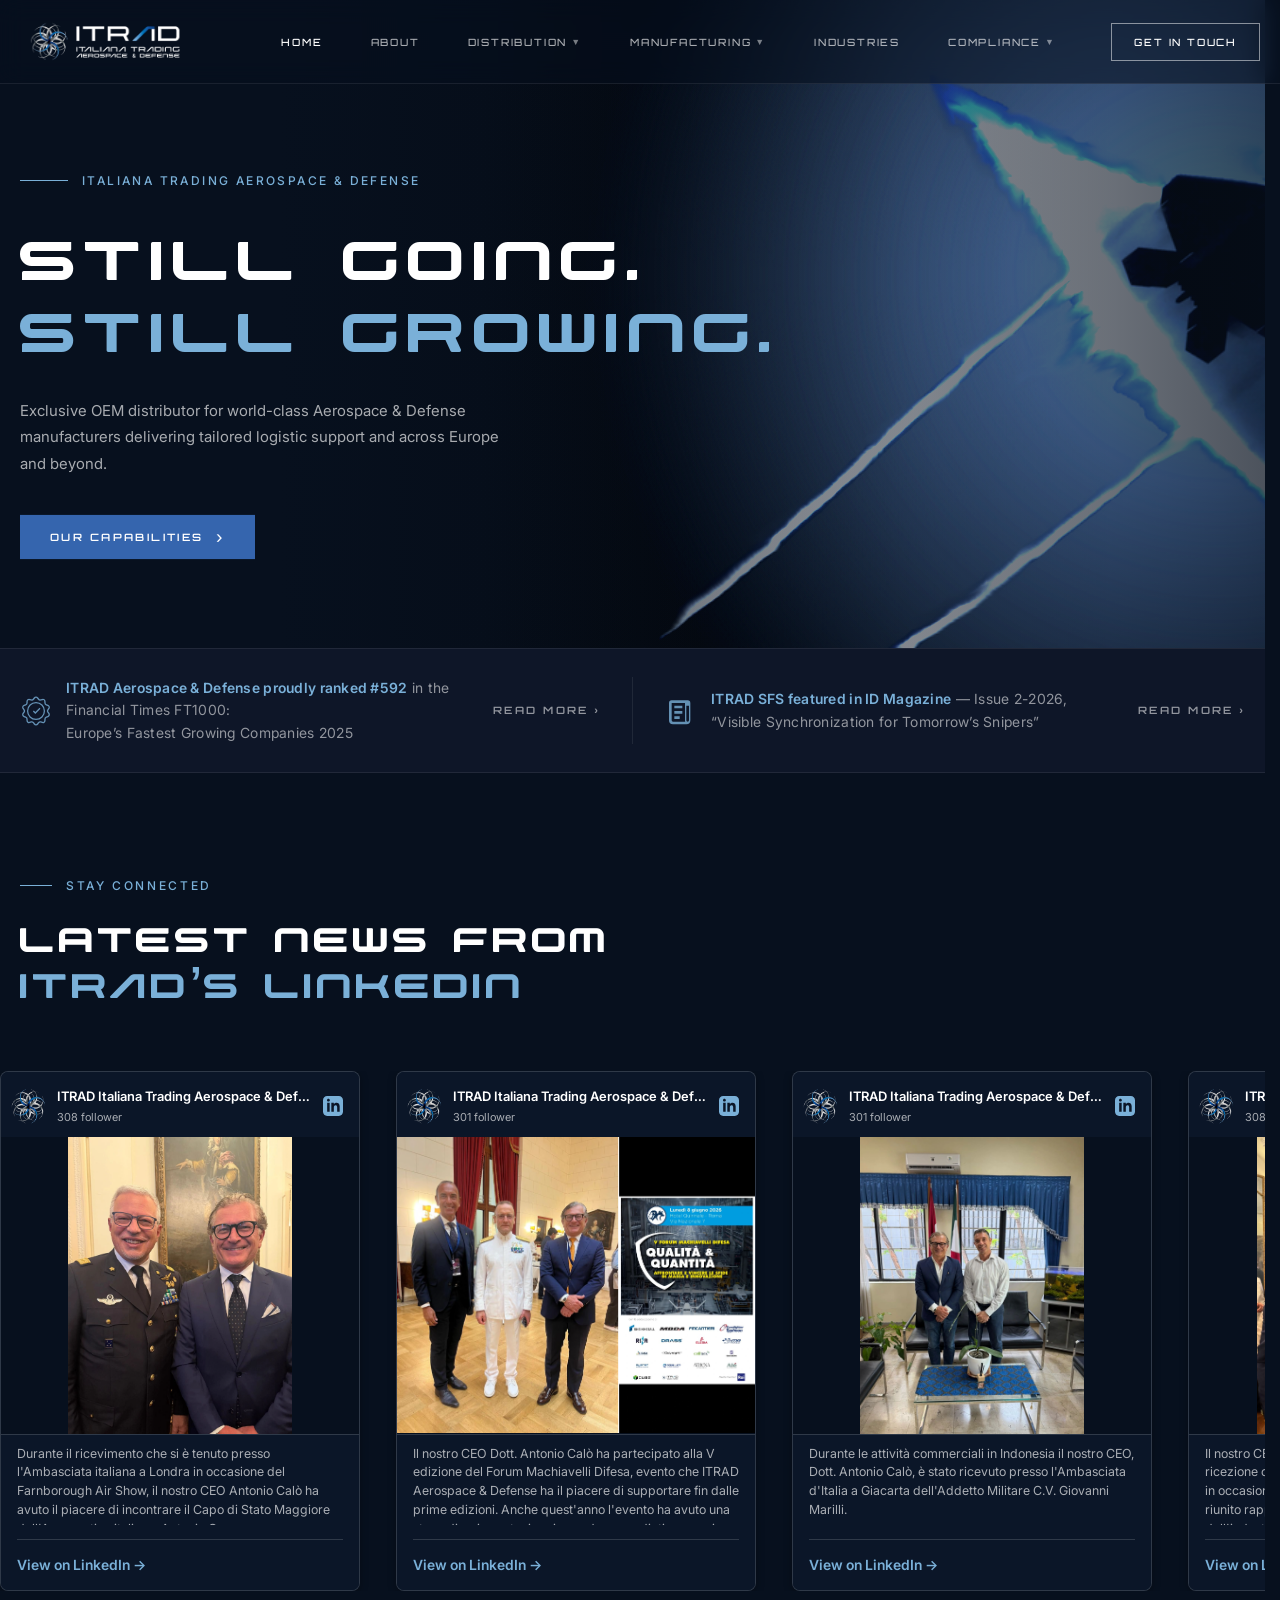
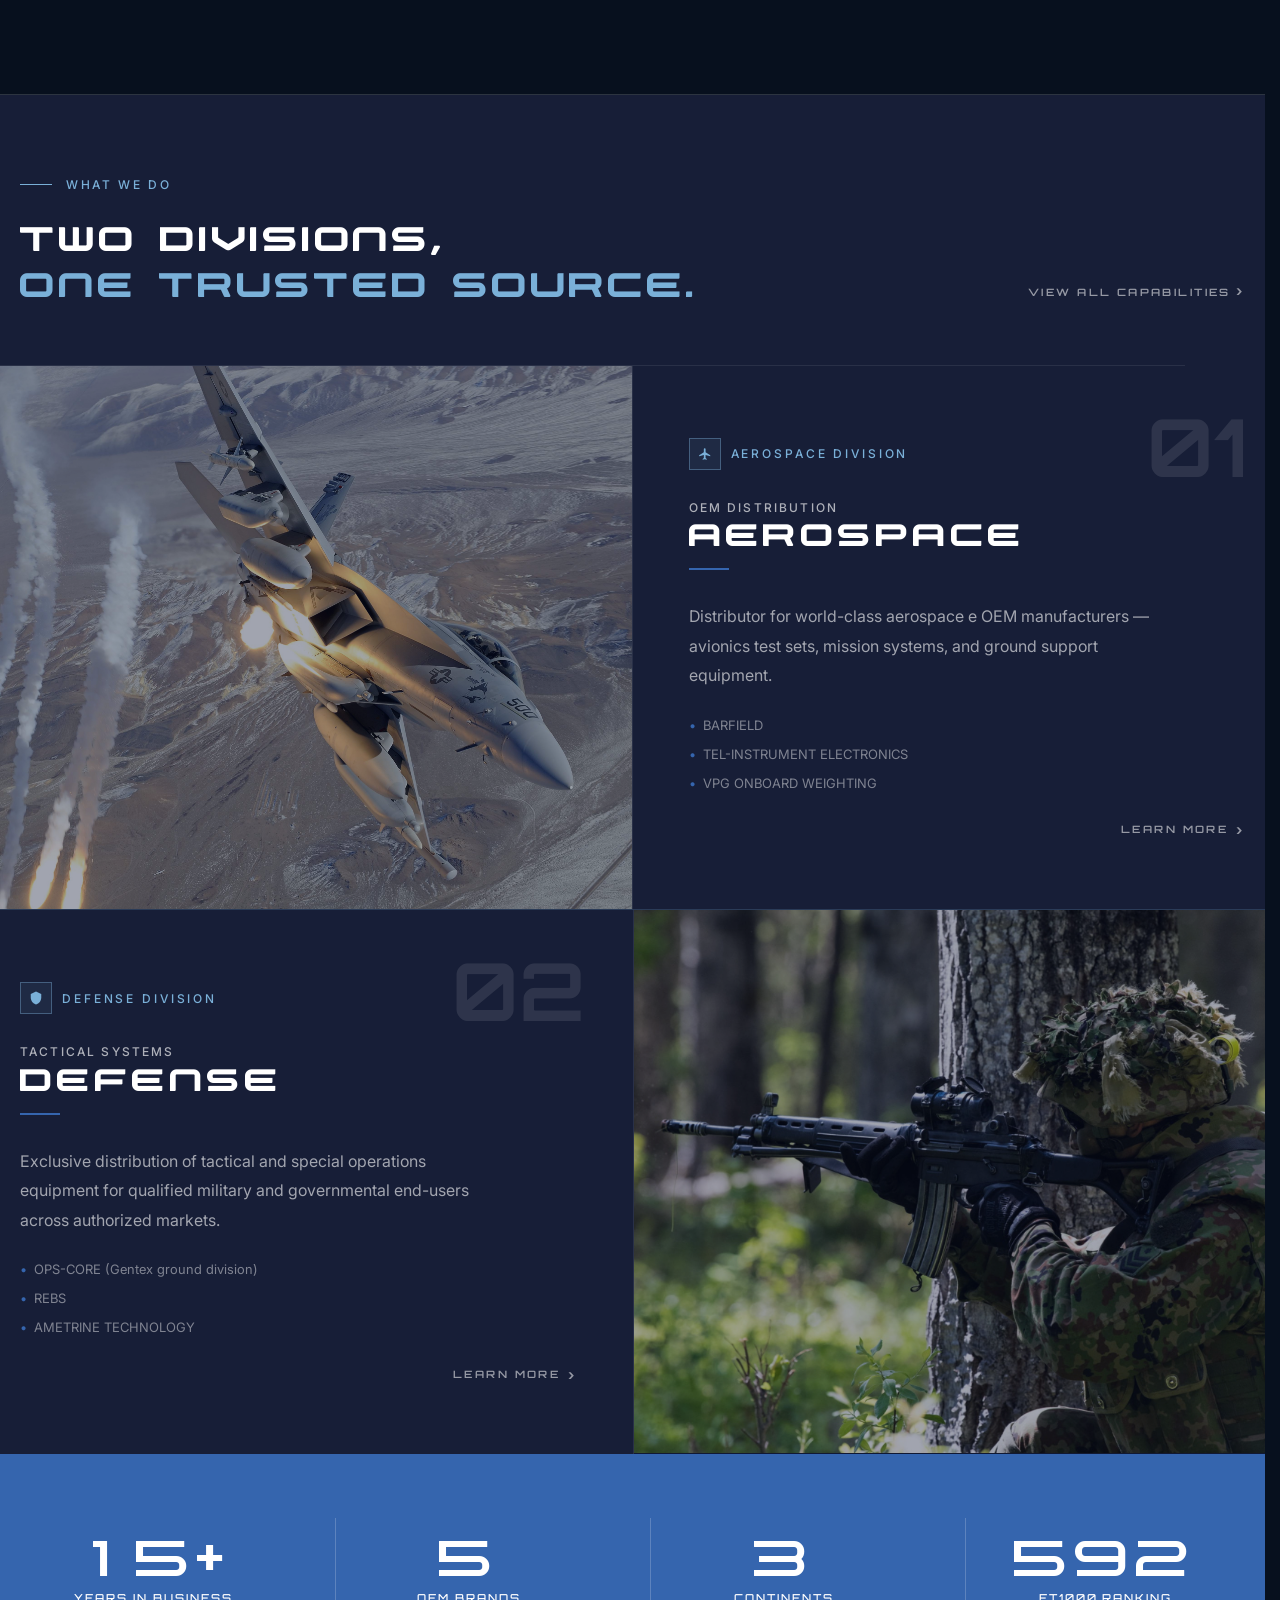
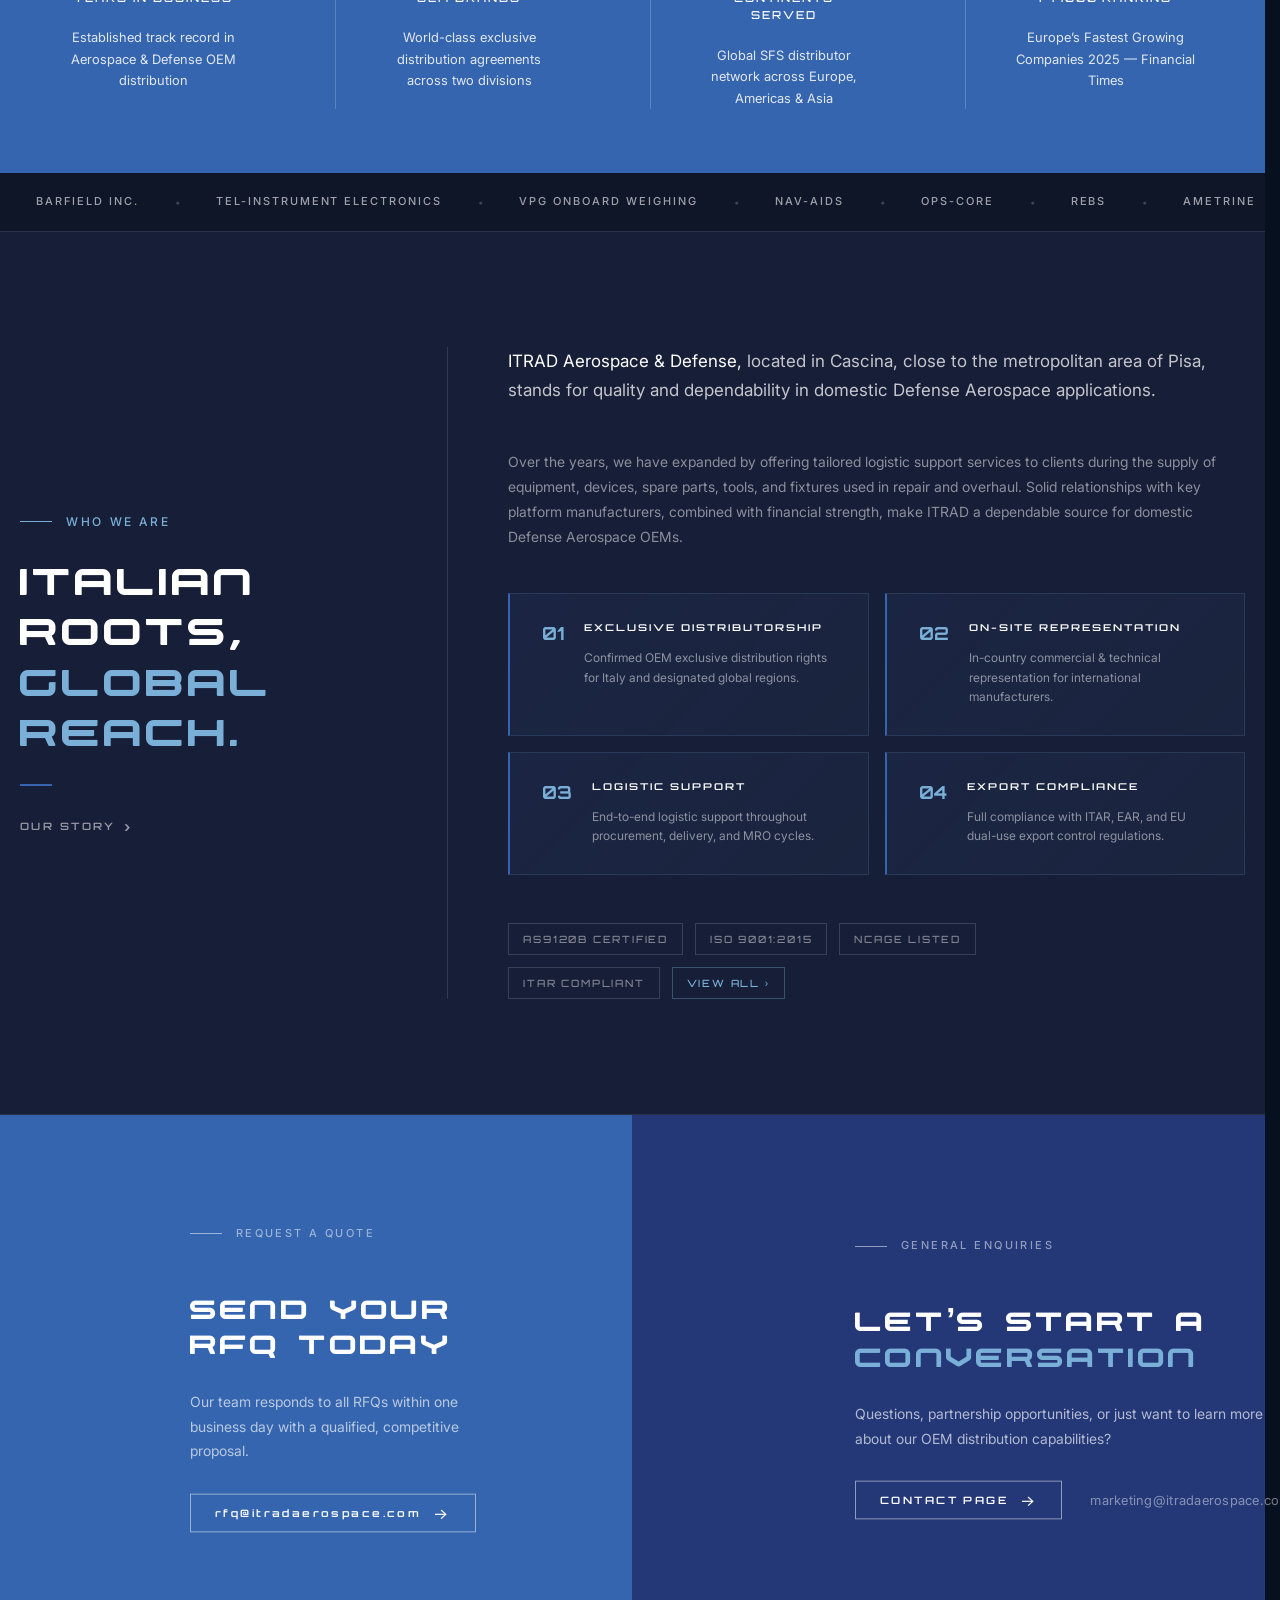
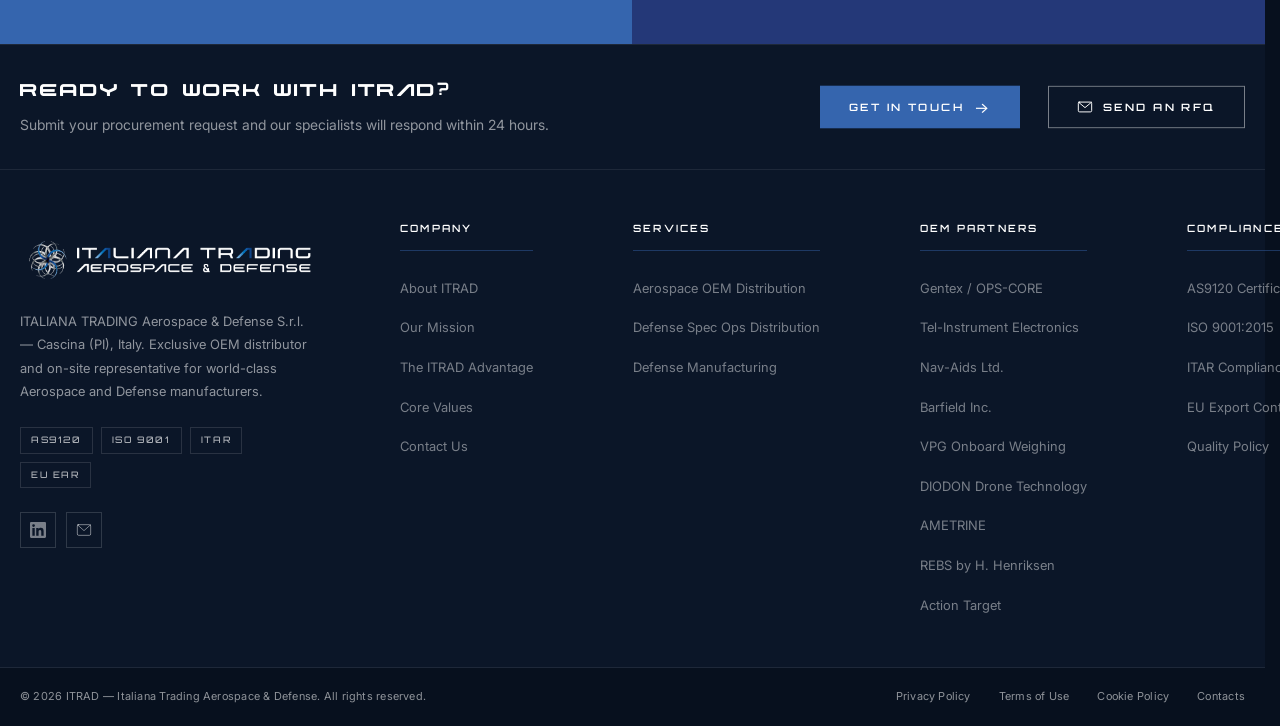
<file: index.html>
<!DOCTYPE html>
<html lang="en">
<head>
	<meta charset="UTF-8">
	<meta name="viewport" content="width=device-width, initial-scale=1.0">
	<title>ITRAD — Italiana Trading Aerospace &amp; Defense</title>
	<link rel="icon" type="image/png" href="references/images/favicon.png">
	<link rel="stylesheet" href="css/style.css?v=145">
	<script type="text/javascript">
		var _Hasync = _Hasync || [];
		_Hasync.push(['Histats.start', '1,1976110,4,22,130,30,00011111']);
		_Hasync.push(['Histats.fasi', '1']);
		_Hasync.push(['Histats.track_hits', '']);
		(function() {
			var hs = document.createElement('script'); hs.type = 'text/javascript'; hs.async = true;
			hs.src = ('//s10.histats.com/js15_as.js');
			(document.getElementsByTagName('head')[0] || document.getElementsByTagName('body')[0]).appendChild(hs);
		})();
	</script>
</head>
<body>

	<a class="skip-link" href="#main-content">Skip to main content</a>

	<!-- ============================================================
			 NAVBAR
			 ============================================================ -->
	<header class="navbar">
		<div class="navbar__container">

			<a href="index.html" class="navbar__logo">
				<img
					src="references/images/file_singoli_2nero.png"
					alt="ITRAD — Italiana Trading Aerospace &amp; Defense"
					class="navbar__logo-img"
				>
			</a>

			<div class="navbar__menu">
				<nav aria-label="Main navigation">
					<ul class="navbar__nav">
						<li class="active"><a href="index.html">home</a></li>
						<li><a href="about.html">about</a></li>
						<li class="navbar__dropdown">
							<a href="distribution-aerospace.html">
								distribution
								<span class="navbar__caret">&#9660;</span>
							</a>
							<ul class="navbar__submenu">
								<li><a href="distribution-aerospace.html">Aerospace</a></li>
								<li><a href="distribution-defense.html">Defense</a></li>
							</ul>
						</li>
						<li class="navbar__dropdown">
							<a href="manufacturing-defense.html">
								manufacturing
								<span class="navbar__caret">&#9660;</span>
							</a>
							<ul class="navbar__submenu">
								<li><a href="manufacturing-defense.html">Defense - SFS</a></li>
								<li><a href="cerberus.html">Defense - Cerberus</a></li>
								<li><a href="ghost-signals.html">Defense - Ghost Signals</a></li>
								<!--li><a href="itrad-exclusives.html">ITRAD Exclusives</a></li-->
							</ul>
						</li>
						<li><a href="industries.html">industries</a></li>
						<li class="navbar__dropdown">
							<a href="certifications.html">
								compliance
								<span class="navbar__caret">&#9660;</span>
							</a>
							<ul class="navbar__submenu">
								<li><a href="certifications.html">Certifications</a></li>
								<li><a href="privacy.html">Privacy</a></li>
							</ul>
						</li>
						
					</ul>
				</nav>

				<a href="contact.html#contact" class="navbar__cta">get in touch</a>
			</div>

			<button class="navbar__toggle" aria-label="Toggle navigation" aria-expanded="false">
				<span></span><span></span><span></span>
			</button>

		</div>
	</header>

	<main id="main-content">

	<!-- ============================================================
			 HERO
			 ============================================================ -->
	<section class="hero">
		<div class="hero__bg" style="background-image: url('references/images/boom.png')"></div>
		<div class="hero__container">
			<div class="hero__content">

				<p class="hero__tagline">Italiana Trading Aerospace &amp; Defense</p>

				<h1 class="hero__headline">
					<span class="hero__line hero__line--white">Still Going.</span>
					<span class="hero__line hero__line--blue">Still Growing.</span>
				</h1>

				<p class="hero__subtitle">
					Exclusive OEM distributor for world-class Aerospace &amp; Defense
					manufacturers delivering tailored logistic support and across
					Europe and beyond.
				</p>

				<a href="#capabilities" class="hero__cta">
					our capabilities <span class="hero__cta-icon">&#8250;</span>
				</a>

			</div>
		</div>
	</section>

	<!-- ============================================================
			 NEWS STRIP — FT1000
			 ============================================================ -->
	<div class="news-strip">
		<div class="news-strip__container">

			<div class="news-strip__item">
				<div class="news-strip__body">
					<div class="news-strip__left">
						<svg class="news-strip__icon" xmlns="http://www.w3.org/2000/svg" viewBox="0 0 24 24" width="20" height="20" fill="#7AB0D8"><path d="M12 5.216A6.784 6.784 0 1 0 18.784 12 6.792 6.792 0 0 0 12 5.216zm0 12.6A5.815 5.815 0 1 1 17.815 12 5.822 5.822 0 0 1 12 17.815zm2.646-8.17l.707.707-3.853 3.854-1.854-1.853.707-.707 1.147 1.146zm6.711 2.91a1.023 1.023 0 0 1 0-1.147l.697-1.015a2.013 2.013 0 0 0-.987-3.037l-1.16-.412a1.018 1.018 0 0 1-.673-.927l-.034-1.23a2.014 2.014 0 0 0-2.583-1.877l-1.18.348a1.016 1.016 0 0 1-1.09-.354l-.75-.976a2.095 2.095 0 0 0-3.194 0l-.75.976a1.021 1.021 0 0 1-1.09.354l-1.18-.348A2.014 2.014 0 0 0 4.8 4.787L4.766 6.02a1.018 1.018 0 0 1-.673.926l-1.16.412a2.013 2.013 0 0 0-.987 3.037l.697 1.015a1.023 1.023 0 0 1 0 1.146l-.697 1.016a2.012 2.012 0 0 0 .987 3.035l1.16.413a1.005 1.005 0 0 1 .673.927l.034 1.23a2.013 2.013 0 0 0 2.583 1.877l1.18-.348a1.02 1.02 0 0 1 1.09.354l.75.976a2.015 2.015 0 0 0 3.194 0l.75-.976a1.025 1.025 0 0 1 1.09-.354l1.18.348a2.014 2.014 0 0 0 2.583-1.876l.034-1.231a1.005 1.005 0 0 1 .673-.927l1.16-.413a2.012 2.012 0 0 0 .987-3.035zm0 2.466a1.02 1.02 0 0 1-.624.642l-1.16.412a2.025 2.025 0 0 0-1.339 1.843l-.034 1.23a1.013 1.013 0 0 1-1.3.945l-1.18-.348a2.028 2.028 0 0 0-2.166.704l-.75.975a1.055 1.055 0 0 1-1.608 0l-.75-.975a2.026 2.026 0 0 0-1.602-.785 1.99 1.99 0 0 0-.564.08l-1.18.35a1.013 1.013 0 0 1-1.3-.946l-.034-1.23a2.025 2.025 0 0 0-1.34-1.843l-1.16-.412a1.014 1.014 0 0 1-.495-1.528l.696-1.015a2.027 2.027 0 0 0 0-2.278L2.77 9.828A1.014 1.014 0 0 1 3.267 8.3l1.16-.412a2.025 2.025 0 0 0 1.339-1.843l.034-1.23a1.018 1.018 0 0 1 .417-.793A1.03 1.03 0 0 1 7.1 3.87l1.18.348a2.021 2.021 0 0 0 2.166-.703l.75-.976a1.055 1.055 0 0 1 1.608 0l.75.976a2.025 2.025 0 0 0 2.166.703l1.18-.348a1.013 1.013 0 0 1 1.3.944l.034 1.23a2.025 2.025 0 0 0 1.34 1.844l1.16.412a1.014 1.014 0 0 1 .495 1.528l-.696 1.015a2.027 2.027 0 0 0 0 2.278l.696 1.015a1.018 1.018 0 0 1 .128.886z"/></svg>
						<p class="news-strip__text">
							<span class="news-strip__highlight">ITRAD Aerospace & Defense proudly ranked #592</span> in the Financial Times FT1000:<br>Europe&rsquo;s Fastest Growing Companies 2025
						</p>
					</div>
					<a href="https://lab24.ilsole24ore.com/leader-crescita/?refresh_ce=1" target="_blank" rel="noopener" class="news-strip__cta">read more &rsaquo;</a>
				</div>
			</div>

			<div class="news-strip__divider" aria-hidden="true"></div>

			<div class="news-strip__item">
				<div class="news-strip__body">
					<div class="news-strip__left">
						<svg class="news-strip__icon" xmlns="http://www.w3.org/2000/svg" viewBox="0 0 24 24" width="20" height="20" fill="#7AB0D8"><path d="M4 4h13a2 2 0 0 1 2 2v13a3 3 0 0 1-3 3H6a3 3 0 0 1-3-3V6a2 2 0 0 1 2-2zm13 16a1 1 0 0 0 1-1V8h-2v11a1 1 0 0 0 1 1zM5 6v13a1 1 0 0 0 1 1h9.18A2.99 2.99 0 0 1 15 19V6H5zm2 2h6v2H7V8zm0 4h6v2H7v-2zm0 4h4v2H7v-2z"/></svg>
						<p class="news-strip__text">
							<span class="news-strip__highlight">ITRAD SFS featured in ID Magazine</span> &mdash; Issue 2-2026, &ldquo;Visible Synchronization for Tomorrow&rsquo;s Snipers&rdquo;
						</p>
					</div>
					<a href="references/files/ID_2-2026_ITRAD-SFS.pdf" target="_blank" rel="noopener" class="news-strip__cta">read more &rsaquo;</a>
				</div>
			</div>

		</div>
	</div>

	<!-- ============================================================
			 LINKEDIN FEED
			 ============================================================ -->
	<section class="linkedin-feed">

		<div class="linkedin-feed__header">
			<p class="divisions__label">Stay Connected</p>
			<h2 class="divisions__headline">
				<span class="divisions__line--white">latest news from</span>
				<span class="divisions__line--blue">ITRAD&rsquo;s LinkedIn</span>
			</h2>
		</div>

		<div class="linkedin-feed__wrap">
			<div class="linkedin-feed__track">

				<div class="linkedin-feed__card">
					<a class="li-card" href="https://www.linkedin.com/posts/itrad-aerodefense_during-the-reception-that-took-place-at-the-activity-7486060325260349442-5J_T?utm_source=share&utm_medium=member_desktop&rcm=ACoAAAhqrRUBEd0-I7dSa725-jhpbTp_DdjnSOM" target="_blank" rel="noopener">
						<div class="li-card__header">
							<img class="li-card__avatar" src="references/images/favicon.png" alt="ITRAD">
							<div class="li-card__meta">
								<span class="li-card__name">ITRAD Italiana Trading Aerospace &amp; Defense</span>
								<span class="li-card__sub">308 follower</span>
							</div>
							<svg class="li-card__icon" xmlns="http://www.w3.org/2000/svg" width="20" height="20" viewBox="0 0 24 24" fill="currentColor" aria-hidden="true"><path d="M19 0h-14c-2.761 0-5 2.239-5 5v14c0 2.761 2.239 5 5 5h14c2.762 0 5-2.239 5-5v-14c0-2.761-2.238-5-5-5zm-11 19h-3v-11h3v11zm-1.5-12.268c-.966 0-1.75-.79-1.75-1.764s.784-1.764 1.75-1.764 1.75.79 1.75 1.764-.783 1.764-1.75 1.764zm13.5 12.268h-3v-5.604c0-3.368-4-3.113-4 0v5.604h-3v-11h3v1.765c1.396-2.586 7-2.777 7 2.476v6.759z"/></svg>
						</div>
						<img class="li-card__image" src="references/images/linkedin/0.png" alt="Forum Machiavelli Difesa">
						<div class="li-card__body">
							<p class="li-card__text">Durante il ricevimento che si è tenuto presso l'Ambasciata italiana a Londra in occasione del Farnborough Air Show, il nostro CEO Antonio Calò ha avuto il piacere di incontrare il Capo di Stato Maggiore dell'Aeronautica italiano, Antonio Conserva.</p>
							<span class="li-card__cta">View on LinkedIn &rarr;</span>
						</div>
					</a>
				</div>

				<div class="linkedin-feed__card">
					<a class="li-card" href="https://www.linkedin.com/posts/itrad-aerodefense_il-nostro-ceo-dott-antonio-cal%C3%B2-ha-partecipato-activity-7470837263090905088-EKHx" target="_blank" rel="noopener">
						<div class="li-card__header">
							<img class="li-card__avatar" src="references/images/favicon.png" alt="ITRAD">
							<div class="li-card__meta">
								<span class="li-card__name">ITRAD Italiana Trading Aerospace &amp; Defense</span>
								<span class="li-card__sub">301 follower</span>
							</div>
							<svg class="li-card__icon" xmlns="http://www.w3.org/2000/svg" width="20" height="20" viewBox="0 0 24 24" fill="currentColor" aria-hidden="true"><path d="M19 0h-14c-2.761 0-5 2.239-5 5v14c0 2.761 2.239 5 5 5h14c2.762 0 5-2.239 5-5v-14c0-2.761-2.238-5-5-5zm-11 19h-3v-11h3v11zm-1.5-12.268c-.966 0-1.75-.79-1.75-1.764s.784-1.764 1.75-1.764 1.75.79 1.75 1.764-.783 1.764-1.75 1.764zm13.5 12.268h-3v-5.604c0-3.368-4-3.113-4 0v5.604h-3v-11h3v1.765c1.396-2.586 7-2.777 7 2.476v6.759z"/></svg>
						</div>
						<img class="li-card__image" src="references/images/linkedin/1.png" alt="Forum Machiavelli Difesa">
						<div class="li-card__body">
							<p class="li-card__text">Il nostro CEO Dott. Antonio Calò ha partecipato alla V edizione del Forum Machiavelli Difesa, evento che ITRAD Aerospace &amp; Defense ha il piacere di supportare fin dalle prime edizioni. Anche quest'anno l'evento ha avuto una straordinaria partecipazione ed eco mediatica, grazie a ospiti e relatori di primissimo piano.</p>
							<span class="li-card__cta">View on LinkedIn &rarr;</span>
						</div>
					</a>
				</div>

				<div class="linkedin-feed__card" aria-hidden="true">
					<a class="li-card" href="https://www.linkedin.com/posts/during-the-course-of-the-commercial-activities-share-7484884113057943552-gIwJ/?utm_source=share&utm_medium=member_desktop&rcm=ACoAAAhqrRUBEd0-I7dSa725-jhpbTp_DdjnSOM" target="_blank" rel="noopener">
						<div class="li-card__header">
							<img class="li-card__avatar" src="references/images/favicon.png" alt="">
							<div class="li-card__meta">
								<span class="li-card__name">ITRAD Italiana Trading Aerospace &amp; Defense</span>
								<span class="li-card__sub">301 follower</span>
							</div>
							<svg class="li-card__icon" xmlns="http://www.w3.org/2000/svg" width="20" height="20" viewBox="0 0 24 24" fill="currentColor" aria-hidden="true"><path d="M19 0h-14c-2.761 0-5 2.239-5 5v14c0 2.761 2.239 5 5 5h14c2.762 0 5-2.239 5-5v-14c0-2.761-2.238-5-5-5zm-11 19h-3v-11h3v11zm-1.5-12.268c-.966 0-1.75-.79-1.75-1.764s.784-1.764 1.75-1.764 1.75.79 1.75 1.764-.783 1.764-1.75 1.764zm13.5 12.268h-3v-5.604c0-3.368-4-3.113-4 0v5.604h-3v-11h3v1.765c1.396-2.586 7-2.777 7 2.476v6.759z"/></svg>
						</div>
						<img class="li-card__image" src="references/images/linkedin/000.png" alt="">
						<div class="li-card__body">
							<p class="li-card__text">Durante le attività commerciali in Indonesia il nostro CEO, Dott. Antonio Calò, è stato ricevuto presso l'Ambasciata d'Italia a Giacarta dell'Addetto Militare C.V. Giovanni Marilli.</p>
							<span class="li-card__cta">View on LinkedIn &rarr;</span>
						</div>
						</a>
				</div>

				<div class="linkedin-feed__card">
					<a class="li-card" href="https://www.linkedin.com/posts/our-ceo-antonio-cal%C3%B2-has-participated-to-share-7485323705716449280-nfvP/?utm_source=share&utm_medium=member_desktop&rcm=ACoAAAhqrRUBEd0-I7dSa725-jhpbTp_DdjnSOM" target="_blank" rel="noopener">
						<div class="li-card__header">
							<img class="li-card__avatar" src="references/images/favicon.png" alt="ITRAD">
							<div class="li-card__meta">
								<span class="li-card__name">ITRAD Italiana Trading Aerospace &amp; Defense</span>
								<span class="li-card__sub">308 follower</span>
							</div>
							<svg class="li-card__icon" xmlns="http://www.w3.org/2000/svg" width="20" height="20" viewBox="0 0 24 24" fill="currentColor" aria-hidden="true"><path d="M19 0h-14c-2.761 0-5 2.239-5 5v14c0 2.761 2.239 5 5 5h14c2.762 0 5-2.239 5-5v-14c0-2.761-2.238-5-5-5zm-11 19h-3v-11h3v11zm-1.5-12.268c-.966 0-1.75-.79-1.75-1.764s.784-1.764 1.75-1.764 1.75.79 1.75 1.764-.783 1.764-1.75 1.764zm13.5 12.268h-3v-5.604c0-3.368-4-3.113-4 0v5.604h-3v-11h3v1.765c1.396-2.586 7-2.777 7 2.476v6.759z"/></svg>
						</div>
						<img class="li-card__image" src="references/images/linkedin/00.png" alt="FAST SF Next Generation Headborne System">
						<div class="li-card__body">
							<p class="li-card__text">Il nostro CEO Antonio Calò ha partecipato a una ricezione organizzata dall'Ambasciata d'Italia a Londra in occasione del Farnborough Air Show. L'evento ha riunito rappresentanti chiave sia del governo che dell'industria, con la partecipazione del Ministro della Difesa italiano, Guido Crosetto.
I nostri più sentiti ringraziamenti all'Ambasciatore italiano S.E. Fabio Cassese che ha esteso l'invito a partecipare a un evento così memorabile.</p>
							<span class="li-card__cta">View on LinkedIn &rarr;</span>
						</div>
					</a>
				</div>
				<div class="linkedin-feed__card">
					<a class="li-card" href="https://www.linkedin.com/posts/itrad-aerodefense_as-part-of-the-promotional-activities-of-activity-7466055793499561984-NJfU?utm_source=share&amp;utm_medium=member_desktop&amp;rcm=ACoAADusULIBsfhNl6rtaz3e5A8AJwmXqismYtc" target="_blank" rel="noopener">
						<div class="li-card__header">
							<img class="li-card__avatar" src="references/images/favicon.png" alt="ITRAD">
							<div class="li-card__meta">
								<span class="li-card__name">ITRAD Italiana Trading Aerospace &amp; Defense</span>
								<span class="li-card__sub">301 follower</span>
							</div>
							<svg class="li-card__icon" xmlns="http://www.w3.org/2000/svg" width="20" height="20" viewBox="0 0 24 24" fill="currentColor" aria-hidden="true"><path d="M19 0h-14c-2.761 0-5 2.239-5 5v14c0 2.761 2.239 5 5 5h14c2.762 0 5-2.239 5-5v-14c0-2.761-2.238-5-5-5zm-11 19h-3v-11h3v11zm-1.5-12.268c-.966 0-1.75-.79-1.75-1.764s.784-1.764 1.75-1.764 1.75.79 1.75 1.764-.783 1.764-1.75 1.764zm13.5 12.268h-3v-5.604c0-3.368-4-3.113-4 0v5.604h-3v-11h3v1.765c1.396-2.586 7-2.777 7 2.476v6.759z"/></svg>
						</div>
						<img class="li-card__image" src="references/images/linkedin/3.png" alt="BOPE Special Edition daggers by Extrema Ratio e ITRAD DEFENSE">
						<div class="li-card__body">
							<p class="li-card__text">Nell'ambito delle attività promozionali dei sistemi ITRAD DEFENSE, il nostro CEO Dott. Antonio Calò ha avuto l'onore e il piacere di consegnare i pugnali "BOPE Special Edition" realizzati dai colleghi di EXTREMA RATIO in collaborazione con ITRAD DEFENSE.</p>
							<span class="li-card__cta">View on LinkedIn &rarr;</span>
						</div>
					</a>
				</div>
				<div class="linkedin-feed__card">
					<a class="li-card" href="https://www.linkedin.com/posts/itrad-aerodefense_orgogliosamente-presenti-con-il-nostro-synchro-activity-7462422784070135808-pSvy?utm_source=share&amp;utm_medium=member_desktop&amp;rcm=ACoAADusULIBsfhNl6rtaz3e5A8AJwmXqismYtc" target="_blank" rel="noopener">
						<div class="li-card__header">
							<img class="li-card__avatar" src="references/images/favicon.png" alt="ITRAD">
							<div class="li-card__meta">
								<span class="li-card__name">ITRAD Italiana Trading Aerospace &amp; Defense</span>
								<span class="li-card__sub">301 follower</span>
							</div>
							<svg class="li-card__icon" xmlns="http://www.w3.org/2000/svg" width="20" height="20" viewBox="0 0 24 24" fill="currentColor" aria-hidden="true"><path d="M19 0h-14c-2.761 0-5 2.239-5 5v14c0 2.761 2.239 5 5 5h14c2.762 0 5-2.239 5-5v-14c0-2.761-2.238-5-5-5zm-11 19h-3v-11h3v11zm-1.5-12.268c-.966 0-1.75-.79-1.75-1.764s.784-1.764 1.75-1.764 1.75.79 1.75 1.764-.783 1.764-1.75 1.764zm13.5 12.268h-3v-5.604c0-3.368-4-3.113-4 0v5.604h-3v-11h3v1.765c1.396-2.586 7-2.777 7 2.476v6.759z"/></svg>
						</div>
						<img class="li-card__image" src="references/images/linkedin/4.png" alt="Synchro Fire System sul Magazine del Ministero della Difesa">
						<div class="li-card__body">
							<p class="li-card__text">Orgogliosamente presenti con il nostro Synchro Fire System (SFS) sul numero 2-2026 del Magazine ufficiale del Ministero della Difesa Italiana.</p>
							<span class="li-card__cta">View on LinkedIn &rarr;</span>
						</div>
					</a>
				</div>
				<div class="linkedin-feed__card">
					<a class="li-card" href="https://www.linkedin.com/posts/itrad-aerodefense_come-gi%C3%A0-avvenuto-per-le-precedenti-edizioni-activity-7457006821531250689-J3TL?utm_source=share&amp;utm_medium=member_desktop&amp;rcm=ACoAADusULIBsfhNl6rtaz3e5A8AJwmXqismYtc" target="_blank" rel="noopener">
						<div class="li-card__header">
							<img class="li-card__avatar" src="references/images/favicon.png" alt="ITRAD">
							<div class="li-card__meta">
								<span class="li-card__name">ITRAD Italiana Trading Aerospace &amp; Defense</span>
								<span class="li-card__sub">301 follower</span>
							</div>
							<svg class="li-card__icon" xmlns="http://www.w3.org/2000/svg" width="20" height="20" viewBox="0 0 24 24" fill="currentColor" aria-hidden="true"><path d="M19 0h-14c-2.761 0-5 2.239-5 5v14c0 2.761 2.239 5 5 5h14c2.762 0 5-2.239 5-5v-14c0-2.761-2.238-5-5-5zm-11 19h-3v-11h3v11zm-1.5-12.268c-.966 0-1.75-.79-1.75-1.764s.784-1.764 1.75-1.764 1.75.79 1.75 1.764-.783 1.764-1.75 1.764zm13.5 12.268h-3v-5.604c0-3.368-4-3.113-4 0v5.604h-3v-11h3v1.765c1.396-2.586 7-2.777 7 2.476v6.759z"/></svg>
						</div>
						<img class="li-card__image" src="references/images/linkedin/5.png" alt="V Machiavelli Defense Forum">
						<div class="li-card__body">
							<p class="li-card__text">Come già avvenuto per le precedenti edizioni anche quest'anno il nostro CEO, Dott. Antonio Calò, parteciperà ai lavori del V Machiavelli Defense Forum, evento che Italiana Trading Aerospace &amp; Defense ha il privilegio di supportare come di consueto. Fra i relatori confermati si annoverano, anche per questa edizione, i protagonisti del settore Difesa.</p>
							<span class="li-card__cta">View on LinkedIn &rarr;</span>
						</div>
					</a>
				</div>
				<div class="linkedin-feed__card">
					<a class="li-card" href="https://www.linkedin.com/posts/itrad-aerodefense_il-nostro-ceo-antonio-cal%C3%B2-accompagnato-activity-7437093778722570241-nzOT?utm_source=share&amp;utm_medium=member_desktop&amp;rcm=ACoAADusULIBsfhNl6rtaz3e5A8AJwmXqismYtc" target="_blank" rel="noopener">
						<div class="li-card__header">
							<img class="li-card__avatar" src="references/images/favicon.png" alt="ITRAD">
							<div class="li-card__meta">
								<span class="li-card__name">ITRAD Italiana Trading Aerospace &amp; Defense</span>
								<span class="li-card__sub">301 follower</span>
							</div>
							<svg class="li-card__icon" xmlns="http://www.w3.org/2000/svg" width="20" height="20" viewBox="0 0 24 24" fill="currentColor" aria-hidden="true"><path d="M19 0h-14c-2.761 0-5 2.239-5 5v14c0 2.761 2.239 5 5 5h14c2.762 0 5-2.239 5-5v-14c0-2.761-2.238-5-5-5zm-11 19h-3v-11h3v11zm-1.5-12.268c-.966 0-1.75-.79-1.75-1.764s.784-1.764 1.75-1.764 1.75.79 1.75 1.764-.783 1.764-1.75 1.764zm13.5 12.268h-3v-5.604c0-3.368-4-3.113-4 0v5.604h-3v-11h3v1.765c1.396-2.586 7-2.777 7 2.476v6.759z"/></svg>
						</div>
						<img class="li-card__image" src="references/images/linkedin/6.png" alt="Cerimonia di imbascamento 17° Stormo Incursori">
						<div class="li-card__body">
							<p class="li-card__text">Il nostro CEO Antonio Calò, accompagnato dal COO Giuseppe Del Re, su invito del Colonnello Comandante Michele Anelli, ha preso parte alla cerimonia di imbascamento presso il Comando del 17^ Stormo Incursori dell'Aeronautica Militare.</p>
							<span class="li-card__cta">View on LinkedIn &rarr;</span>
						</div>
					</a>
				</div>

				<!-- duplicati per loop seamless -->
				<div class="linkedin-feed__card" aria-hidden="true">
					<a class="li-card" href="https://www.linkedin.com/posts/itrad-aerodefense_il-nostro-ceo-dott-antonio-cal%C3%B2-ha-partecipato-activity-7470837263090905088-EKHx" target="_blank" rel="noopener" tabindex="-1">
						<div class="li-card__header">
							<img class="li-card__avatar" src="references/images/favicon.png" alt="">
							<div class="li-card__meta">
								<span class="li-card__name">ITRAD Italiana Trading Aerospace &amp; Defense</span>
								<span class="li-card__sub">301 follower</span>
							</div>
							<svg class="li-card__icon" xmlns="http://www.w3.org/2000/svg" width="20" height="20" viewBox="0 0 24 24" fill="currentColor" aria-hidden="true"><path d="M19 0h-14c-2.761 0-5 2.239-5 5v14c0 2.761 2.239 5 5 5h14c2.762 0 5-2.239 5-5v-14c0-2.761-2.238-5-5-5zm-11 19h-3v-11h3v11zm-1.5-12.268c-.966 0-1.75-.79-1.75-1.764s.784-1.764 1.75-1.764 1.75.79 1.75 1.764-.783 1.764-1.75 1.764zm13.5 12.268h-3v-5.604c0-3.368-4-3.113-4 0v5.604h-3v-11h3v1.765c1.396-2.586 7-2.777 7 2.476v6.759z"/></svg>
						</div>
						<img class="li-card__image" src="references/images/linkedin/1.png" alt="">
						<div class="li-card__body">
							<p class="li-card__text">Il nostro CEO Dott. Antonio Calò ha partecipato alla V edizione del Forum Machiavelli Difesa, evento che ITRAD Aerospace &amp; Defense ha il piacere di supportare fin dalle prime edizioni. Anche quest'anno l'evento ha avuto una straordinaria partecipazione ed eco mediatica, grazie a ospiti e relatori di primissimo piano.</p>
							<span class="li-card__cta">View on LinkedIn &rarr;</span>
						</div>
					</a>
				</div>
				<div class="linkedin-feed__card" aria-hidden="true">
					<a class="li-card" href="https://www.linkedin.com/posts/itrad-aerodefense_fightingfit-fastsf-opscore-activity-7467905540120133633-iUna" target="_blank" rel="noopener" tabindex="-1">
						<div class="li-card__header">
							<img class="li-card__avatar" src="references/images/favicon.png" alt="">
							<div class="li-card__meta">
								<span class="li-card__name">ITRAD Italiana Trading Aerospace &amp; Defense</span>
								<span class="li-card__sub">301 follower</span>
							</div>
							<svg class="li-card__icon" xmlns="http://www.w3.org/2000/svg" width="20" height="20" viewBox="0 0 24 24" fill="currentColor" aria-hidden="true"><path d="M19 0h-14c-2.761 0-5 2.239-5 5v14c0 2.761 2.239 5 5 5h14c2.762 0 5-2.239 5-5v-14c0-2.761-2.238-5-5-5zm-11 19h-3v-11h3v11zm-1.5-12.268c-.966 0-1.75-.79-1.75-1.764s.784-1.764 1.75-1.764 1.75.79 1.75 1.764-.783 1.764-1.75 1.764zm13.5 12.268h-3v-5.604c0-3.368-4-3.113-4 0v5.604h-3v-11h3v1.765c1.396-2.586 7-2.777 7 2.476v6.759z"/></svg>
						</div>
						<img class="li-card__image" src="references/images/linkedin/2.png" alt="">
						<div class="li-card__body">
							<p class="li-card__text">The FAST® SF Next Generation Headborne System from Ops-Core® introduces our upgraded Head-Loc® Flex retention system, with a convertible chin cup that can be worn over or under the chin to suit any mission profile. Precision sliders allow one-handed adjustment for maximum wear comfort and security.</p>
							<span class="li-card__cta">View on LinkedIn &rarr;</span>
						</div>
					</a>
				</div>
				<div class="linkedin-feed__card" aria-hidden="true">
					<a class="li-card" href="https://www.linkedin.com/posts/itrad-aerodefense_as-part-of-the-promotional-activities-of-activity-7466055793499561984-NJfU?utm_source=share&amp;utm_medium=member_desktop&amp;rcm=ACoAADusULIBsfhNl6rtaz3e5A8AJwmXqismYtc" target="_blank" rel="noopener" tabindex="-1">
						<div class="li-card__header">
							<img class="li-card__avatar" src="references/images/favicon.png" alt="">
							<div class="li-card__meta">
								<span class="li-card__name">ITRAD Italiana Trading Aerospace &amp; Defense</span>
								<span class="li-card__sub">301 follower</span>
							</div>
							<svg class="li-card__icon" xmlns="http://www.w3.org/2000/svg" width="20" height="20" viewBox="0 0 24 24" fill="currentColor" aria-hidden="true"><path d="M19 0h-14c-2.761 0-5 2.239-5 5v14c0 2.761 2.239 5 5 5h14c2.762 0 5-2.239 5-5v-14c0-2.761-2.238-5-5-5zm-11 19h-3v-11h3v11zm-1.5-12.268c-.966 0-1.75-.79-1.75-1.764s.784-1.764 1.75-1.764 1.75.79 1.75 1.764-.783 1.764-1.75 1.764zm13.5 12.268h-3v-5.604c0-3.368-4-3.113-4 0v5.604h-3v-11h3v1.765c1.396-2.586 7-2.777 7 2.476v6.759z"/></svg>
						</div>
						<img class="li-card__image" src="references/images/linkedin/3.png" alt="">
						<div class="li-card__body">
							<p class="li-card__text">Nell'ambito delle attività promozionali dei sistemi ITRAD DEFENSE, il nostro CEO Dott. Antonio Calò ha avuto l'onore e il piacere di consegnare i pugnali "BOPE Special Edition" realizzati dai colleghi di EXTREMA RATIO in collaborazione con ITRAD DEFENSE.</p>
							<span class="li-card__cta">View on LinkedIn &rarr;</span>
						</div>
					</a>
				</div>
				<div class="linkedin-feed__card" aria-hidden="true">
					<a class="li-card" href="https://www.linkedin.com/posts/itrad-aerodefense_orgogliosamente-presenti-con-il-nostro-synchro-activity-7462422784070135808-pSvy?utm_source=share&amp;utm_medium=member_desktop&amp;rcm=ACoAADusULIBsfhNl6rtaz3e5A8AJwmXqismYtc" target="_blank" rel="noopener" tabindex="-1">
						<div class="li-card__header">
							<img class="li-card__avatar" src="references/images/favicon.png" alt="">
							<div class="li-card__meta">
								<span class="li-card__name">ITRAD Italiana Trading Aerospace &amp; Defense</span>
								<span class="li-card__sub">301 follower</span>
							</div>
							<svg class="li-card__icon" xmlns="http://www.w3.org/2000/svg" width="20" height="20" viewBox="0 0 24 24" fill="currentColor" aria-hidden="true"><path d="M19 0h-14c-2.761 0-5 2.239-5 5v14c0 2.761 2.239 5 5 5h14c2.762 0 5-2.239 5-5v-14c0-2.761-2.238-5-5-5zm-11 19h-3v-11h3v11zm-1.5-12.268c-.966 0-1.75-.79-1.75-1.764s.784-1.764 1.75-1.764 1.75.79 1.75 1.764-.783 1.764-1.75 1.764zm13.5 12.268h-3v-5.604c0-3.368-4-3.113-4 0v5.604h-3v-11h3v1.765c1.396-2.586 7-2.777 7 2.476v6.759z"/></svg>
						</div>
						<img class="li-card__image" src="references/images/linkedin/4.png" alt="">
						<div class="li-card__body">
							<p class="li-card__text">Orgogliosamente presenti con il nostro Synchro Fire System (SFS) sul numero 2-2026 del Magazine ufficiale del Ministero della Difesa Italiana.</p>
							<span class="li-card__cta">View on LinkedIn &rarr;</span>
						</div>
					</a>
				</div>
				<div class="linkedin-feed__card" aria-hidden="true">
					<a class="li-card" href="https://www.linkedin.com/posts/itrad-aerodefense_come-gi%C3%A0-avvenuto-per-le-precedenti-edizioni-activity-7457006821531250689-J3TL?utm_source=share&amp;utm_medium=member_desktop&amp;rcm=ACoAADusULIBsfhNl6rtaz3e5A8AJwmXqismYtc" target="_blank" rel="noopener" tabindex="-1">
						<div class="li-card__header">
							<img class="li-card__avatar" src="references/images/favicon.png" alt="">
							<div class="li-card__meta">
								<span class="li-card__name">ITRAD Italiana Trading Aerospace &amp; Defense</span>
								<span class="li-card__sub">301 follower</span>
							</div>
							<svg class="li-card__icon" xmlns="http://www.w3.org/2000/svg" width="20" height="20" viewBox="0 0 24 24" fill="currentColor" aria-hidden="true"><path d="M19 0h-14c-2.761 0-5 2.239-5 5v14c0 2.761 2.239 5 5 5h14c2.762 0 5-2.239 5-5v-14c0-2.761-2.238-5-5-5zm-11 19h-3v-11h3v11zm-1.5-12.268c-.966 0-1.75-.79-1.75-1.764s.784-1.764 1.75-1.764 1.75.79 1.75 1.764-.783 1.764-1.75 1.764zm13.5 12.268h-3v-5.604c0-3.368-4-3.113-4 0v5.604h-3v-11h3v1.765c1.396-2.586 7-2.777 7 2.476v6.759z"/></svg>
						</div>
						<img class="li-card__image" src="references/images/linkedin/5.png" alt="">
						<div class="li-card__body">
							<p class="li-card__text">Come già avvenuto per le precedenti edizioni anche quest'anno il nostro CEO, Dott. Antonio Calò, parteciperà ai lavori del V Machiavelli Defense Forum, evento che Italiana Trading Aerospace &amp; Defense ha il privilegio di supportare come di consueto. Fra i relatori confermati si annoverano, anche per questa edizione, i protagonisti del settore Difesa.</p>
							<span class="li-card__cta">View on LinkedIn &rarr;</span>
						</div>
					</a>
				</div>
				<div class="linkedin-feed__card" aria-hidden="true">
					<a class="li-card" href="https://www.linkedin.com/posts/itrad-aerodefense_il-nostro-ceo-antonio-cal%C3%B2-accompagnato-activity-7437093778722570241-nzOT?utm_source=share&amp;utm_medium=member_desktop&amp;rcm=ACoAADusULIBsfhNl6rtaz3e5A8AJwmXqismYtc" target="_blank" rel="noopener" tabindex="-1">
						<div class="li-card__header">
							<img class="li-card__avatar" src="references/images/favicon.png" alt="">
							<div class="li-card__meta">
								<span class="li-card__name">ITRAD Italiana Trading Aerospace &amp; Defense</span>
								<span class="li-card__sub">301 follower</span>
							</div>
							<svg class="li-card__icon" xmlns="http://www.w3.org/2000/svg" width="20" height="20" viewBox="0 0 24 24" fill="currentColor" aria-hidden="true"><path d="M19 0h-14c-2.761 0-5 2.239-5 5v14c0 2.761 2.239 5 5 5h14c2.762 0 5-2.239 5-5v-14c0-2.761-2.238-5-5-5zm-11 19h-3v-11h3v11zm-1.5-12.268c-.966 0-1.75-.79-1.75-1.764s.784-1.764 1.75-1.764 1.75.79 1.75 1.764-.783 1.764-1.75 1.764zm13.5 12.268h-3v-5.604c0-3.368-4-3.113-4 0v5.604h-3v-11h3v1.765c1.396-2.586 7-2.777 7 2.476v6.759z"/></svg>
						</div>
						<img class="li-card__image" src="references/images/linkedin/6.png" alt="">
						<div class="li-card__body">
							<p class="li-card__text">Il nostro CEO Antonio Calò, accompagnato dal COO Giuseppe Del Re, su invito del Colonnello Comandante Michele Anelli, ha preso parte alla cerimonia di imbascamento presso il Comando del 17^ Stormo Incursori dell'Aeronautica Militare.</p>
							<span class="li-card__cta">View on LinkedIn &rarr;</span>
						</div>
					</a>
				</div>

			</div>
		</div>

	</section>

	<!-- ============================================================
			 WHAT WE DO — DIVISIONS
			 ============================================================ -->
	<section class="divisions" id="capabilities">

		<div class="divisions__header">
			<div class="divisions__header-left">
				<p class="divisions__label">What We Do</p>
				<h2 class="divisions__headline">
					<span class="divisions__line--white">Two Divisions,</span>
					<span class="divisions__line--blue">One Trusted Source.</span>
				</h2>
			</div>
			<a href="distribution-aerospace.html" class="divisions__view-all">view all capabilities <span class="divisions__caret">&#8250;</span></a>
		</div>

		<!-- Aerospace Division -->
		<div class="division division--aerospace">
			<div class="division__image">
				<img src="references/images/home-2.jpg" alt="Aerospace Division — OEM Distribution">
			</div>
			<div class="division__content">
				<div class="division__meta">
					<div class="division__category-wrap">
						<span class="division__icon-box">
							<svg xmlns="http://www.w3.org/2000/svg" viewBox="0 0 24 24" width="14" height="14" fill="currentColor"><path d="M21 16v-2l-8-5V3.5A1.5 1.5 0 0 0 11.5 2 1.5 1.5 0 0 0 10 3.5V9l-8 5v2l8-2.5V19l-2 1.5V22l3.5-1 3.5 1v-1.5L13 19v-5.5z"/></svg>
						</span>
						<span class="division__category">Aerospace Division</span>
					</div>
					<span class="division__number">01</span>
				</div>
				<p class="division__subtitle">OEM Distribution</p>
				<h3 class="division__title">aerospace</h3>
				<p class="division__desc">Distributor for world-class aerospace e OEM manufacturers — avionics test sets, mission systems, and ground support equipment.</p>
				<ul class="division__brands">
					<li>BARFIELD</li>
					<li>TEL-INSTRUMENT ELECTRONICS</li>
					<li>VPG ONBOARD WEIGHTING</li>
				</ul>
				<a href="distribution-aerospace.html" class="division__learn-more">learn more <span class="divisions__caret">&#8250;</span></a>
			</div>
		</div>

		<!-- Defense Division -->
		<div class="division division--defense">
			<div class="division__content">
				<div class="division__meta">
					<div class="division__category-wrap">
						<span class="division__icon-box">
							<svg xmlns="http://www.w3.org/2000/svg" viewBox="0 0 24 24" width="14" height="14" fill="currentColor"><path d="M12 1L3 5v6c0 5.55 3.84 10.74 9 12 5.16-1.26 9-6.45 9-12V5l-9-4z"/></svg>
						</span>
						<span class="division__category">Defense Division</span>
					</div>
					<span class="division__number">02</span>
				</div>
				<p class="division__subtitle">Tactical Systems</p>
				<h3 class="division__title">Defense</h3>
				<p class="division__desc">Exclusive distribution of tactical and special operations equipment for qualified military and governmental end-users across authorized markets.</p>
				<ul class="division__brands">
					<li>OPS-CORE (Gentex ground division)</li>
					<li>REBS</li>
					<li>AMETRINE TECHNOLOGY</li>
				</ul>
				<a href="distribution-defense.html" class="division__learn-more">learn more <span class="divisions__caret">&#8250;</span></a>
			</div>
			<div class="division__image">
				<img src="references/images/home-3.jpg" alt="Defense Division — System SFS">
			</div>
		</div>

	</section>

	<!-- ============================================================
			 STATS BAR
			 ============================================================ -->
	<section class="stats">
		<div class="stats__grid">
			<div class="stats__item">
				<span class="stats__number" data-target="15" data-suffix="+">15+</span>
				<p class="stats__label">Years in Business</p>
				<p class="stats__desc">Established track record in Aerospace &amp; Defense OEM distribution</p>
			</div>
			<div class="stats__item">
				<span class="stats__number" data-target="5">5</span>
				<p class="stats__label">OEM Brands</p>
				<p class="stats__desc">World-class exclusive distribution agreements across two divisions</p>
			</div>
			<div class="stats__item">
				<span class="stats__number" data-target="3">3</span>
				<p class="stats__label">Continents Served</p>
				<p class="stats__desc">Global SFS distributor network across Europe, Americas &amp; Asia</p>
			</div>
			<div class="stats__item">
				<span class="stats__number" data-target="592">592</span>
				<p class="stats__label">FT1000 Ranking</p>
				<p class="stats__desc">Europe&rsquo;s Fastest Growing Companies 2025 &mdash; Financial Times</p>
			</div>
		</div>
	</section>

	<!-- ============================================================
			 PARTNER TICKER
			 ============================================================ -->
	<div class="ticker">
		<div class="ticker__track">
			<span class="ticker__item">Barfield Inc.</span><span class="ticker__dot">•</span>
			<span class="ticker__item">Tel-Instrument Electronics</span><span class="ticker__dot">•</span>
			<span class="ticker__item">VPG Onboard Weighing</span><span class="ticker__dot">•</span>
			<span class="ticker__item">NAV-AIDS</span><span class="ticker__dot">•</span>
			<span class="ticker__item">OPS-CORE</span><span class="ticker__dot">•</span>
			<span class="ticker__item">REBS</span><span class="ticker__dot">•</span>
			<span class="ticker__item">Ametrine</span><span class="ticker__dot">•</span>
			<span class="ticker__item">DIODON Drone Technology</span><span class="ticker__dot">•</span>
			<span class="ticker__item">ZISTOS</span><span class="ticker__dot">•</span>
			<span class="ticker__item">ACTION TARGET</span><span class="ticker__dot">•</span>

		</div>
	</div>

	<!-- ============================================================
			 WHO WE ARE
			 ============================================================ -->
	<section class="about">
		<div class="about__container">

			<!-- Left -->
			<div class="about__left">
				<p class="about__label">Who We Are</p>
				<h2 class="about__headline">
					<span class="about__line--white">Italian Roots,</span>
					<span class="about__line--blue">Global Reach.</span>
				</h2>
				<div class="about__divider"></div>
				<a href="about.html" class="about__story">our story <span class="divisions__caret">&#8250;</span></a>
			</div>

			<!-- Right -->
			<div class="about__right">
				<p class="about__lead">
					<span class="about__lead-company">ITRAD Aerospace &amp; Defense,</span> located in Cascina, close to the metropolitan area of Pisa, stands for quality and dependability in domestic Defense Aerospace applications.
				</p>
				<p class="about__body">
					Over the years, we have expanded by offering tailored logistic support services to clients during the supply of equipment, devices, spare parts, tools, and fixtures used in repair and overhaul. Solid relationships with key platform manufacturers, combined with financial strength, make ITRAD a dependable source for domestic Defense Aerospace OEMs.
				</p>

				<div class="about__cards">
					<div class="about__card">
						<span class="about__card-num">01</span>
						<div class="about__card-body">
							<h4 class="about__card-title">Exclusive Distributorship</h4>
							<p class="about__card-desc">Confirmed OEM exclusive distribution rights for Italy and designated global regions.</p>
						</div>
					</div>
					<div class="about__card">
						<span class="about__card-num">02</span>
						<div class="about__card-body">
							<h4 class="about__card-title">On-Site Representation</h4>
							<p class="about__card-desc">In-country commercial &amp; technical representation for international manufacturers.</p>
						</div>
					</div>
					<div class="about__card">
						<span class="about__card-num">03</span>
						<div class="about__card-body">
							<h4 class="about__card-title">Logistic Support</h4>
							<p class="about__card-desc">End-to-end logistic support throughout procurement, delivery, and MRO cycles.</p>
						</div>
					</div>
					<div class="about__card">
						<span class="about__card-num">04</span>
						<div class="about__card-body">
							<h4 class="about__card-title">Export Compliance</h4>
							<p class="about__card-desc">Full compliance with ITAR, EAR, and EU dual-use export control regulations.</p>
						</div>
					</div>
				</div>

				<div class="about__certs">
					<div class="about__certs-row">
						<span class="about__cert">AS9120B Certified</span>
						<span class="about__cert">ISO 9001:2015</span>
						<span class="about__cert">NCAGE Listed</span>
					</div>
					<div class="about__certs-row">
						<span class="about__cert">ITAR Compliant</span>
						<a href="certifications.html" class="about__cert about__cert--link">View All &#8250;</a>
					</div>
				</div>
			</div>

		</div>
	</section>

	<!-- ============================================================
			 CONTACT / RFQ
			 ============================================================ -->
	<section class="contact">
		<div class="contact__container">

			<!-- Left: RFQ -->
			<div class="contact__col contact__col--rfq">
				<p class="contact__label">Request a Quote</p>
				<h2 class="contact__headline">
					<span class="contact__line--white">send your</span>
					<span class="contact__line--white">rfq today</span>
				</h2>
				<p class="contact__body">Our team responds to all RFQs within one business day with a qualified, competitive proposal.</p>
				<a href="mailto:rfq@itradaerospace.com" class="contact__email-cta">
					rfq@itradaerospace.com <span class="contact__arrow">&#8594;</span>
				</a>
			</div>

			<!-- Right: General -->
			<div class="contact__col contact__col--general">
				<p class="contact__label">General Enquiries</p>
				<h2 class="contact__headline">
					<span class="contact__line--white">Let&rsquo;s Start a</span>
					<span class="contact__line--blue">Conversation</span>
				</h2>
				<p class="contact__body">Questions, partnership opportunities, or just want to learn more about our OEM distribution capabilities?</p>
				<div class="contact__actions">
					<a href="contact.html" class="contact__btn">Contact Page <span class="contact__arrow">&#8594;</span></a>
					<span class="contact__email-plain">marketing@itradaerospace.com</span>
				</div>
			</div>

		</div>
	</section>

	<!-- ============================================================
			 PRE-FOOTER CTA
			 ============================================================ -->
	<section class="prefooter">
		<div class="prefooter__container">
			<div class="prefooter__left">
				<h2 class="prefooter__headline">ready to work with <span class="prefooter__brand">ITRAD</span><span class="prefooter__qmark">?</span></h2>
				<p class="prefooter__sub">Submit your procurement request and our specialists will respond within 24 hours.</p>
			</div>
			<div class="prefooter__actions">
				<a href="contact.html#contact" class="prefooter__btn prefooter__btn--filled">Get in Touch <span class="prefooter__arrow">&#8594;</span></a>
				<a href="mailto:rfq@itradaerospace.com" class="prefooter__btn prefooter__btn--outline">
					<svg xmlns="http://www.w3.org/2000/svg" width="16" height="16" viewBox="0 0 24 24" fill="none" stroke="currentColor" stroke-width="1.5" stroke-linecap="round" stroke-linejoin="round"><rect x="2" y="4" width="20" height="16" rx="2"/><polyline points="2,4 12,13 22,4"/></svg>
					Send an RFQ
				</a>
			</div>
		</div>
	</section>

	</main>

	<!-- ============================================================
			 FOOTER
			 ============================================================ -->
	<footer class="footer">

		<div class="footer__main">
			<div class="footer__container">

				<!-- Brand column -->
				<div class="footer__brand">
					<a href="index.html" class="footer__logo">
						<img src="references/images/file_singoli_3 (nero).png" alt="ITRAD — Italiana Trading Aerospace & Defense" class="footer__logo-img">
					</a>
					<p class="footer__about">ITALIANA TRADING Aerospace &amp; Defense S.r.l. &mdash; Cascina (PI), Italy. Exclusive OEM distributor and on-site representative for world-class Aerospace and Defense manufacturers.</p>
					<div class="footer__certs">
						<span class="footer__cert">AS9120</span>
						<span class="footer__cert">ISO 9001</span>
						<span class="footer__cert">ITAR</span>
						<span class="footer__cert">EU EAR</span>
					</div>
					<div class="footer__socials">
						<a href="https://www.linkedin.com/company/itrad-aerodefense/posts/?feedView=all" target="_blank" rel="noopener" class="footer__social" aria-label="LinkedIn">
							<svg xmlns="http://www.w3.org/2000/svg" width="16" height="16" viewBox="0 0 24 24" fill="currentColor"><path d="M20.447 20.452h-3.554v-5.569c0-1.328-.027-3.037-1.852-3.037-1.853 0-2.136 1.445-2.136 2.939v5.667H9.351V9h3.414v1.561h.046c.477-.9 1.637-1.85 3.37-1.85 3.601 0 4.267 2.37 4.267 5.455v6.286zM5.337 7.433a2.062 2.062 0 0 1-2.063-2.065 2.064 2.064 0 1 1 2.063 2.065zm1.782 13.019H3.555V9h3.564v11.452zM22.225 0H1.771C.792 0 0 .774 0 1.729v20.542C0 23.227.792 24 1.771 24h20.451C23.2 24 24 23.227 24 22.271V1.729C24 .774 23.2 0 22.222 0h.003z"/></svg>
						</a>
						<a href="mailto:info@itradaerospace.com" class="footer__social" aria-label="Email">
							<svg xmlns="http://www.w3.org/2000/svg" width="16" height="16" viewBox="0 0 24 24" fill="none" stroke="currentColor" stroke-width="1.5" stroke-linecap="round" stroke-linejoin="round"><rect x="2" y="4" width="20" height="16" rx="2"/><polyline points="2,4 12,13 22,4"/></svg>
						</a>
					</div>
				</div>

				<!-- Nav columns -->
				<nav class="footer__nav">

					<div class="footer__col">
						<h4 class="footer__col-title">Company</h4>
						<ul class="footer__col-list">
							<li><a href="about.html">About ITRAD</a></li>
							<li><a href="about.html#mission">Our Mission</a></li>
							<li><a href="about.html#advantage">The ITRAD Advantage</a></li>
							<li><a href="about.html#values">Core Values</a></li>
							<li><a href="contact.html">Contact Us</a></li>
						</ul>
					</div>

					<div class="footer__col">
						<h4 class="footer__col-title">Services</h4>
						<ul class="footer__col-list">
							<li><a href="distribution-aerospace.html">Aerospace OEM Distribution</a></li>
							<li><a href="distribution-defense.html">Defense Spec Ops Distribution</a></li>
							<li><a href="manufacturing-defense.html">Defense Manufacturing</a></li>
						
						</ul>
					</div>

					<div class="footer__col">
						<h4 class="footer__col-title">OEM Partners</h4>
						<ul class="footer__col-list">
							<li><a href="distribution-defense.html">Gentex / OPS-CORE</a></li>
							<li><a href="distribution-aerospace.html">Tel-Instrument Electronics</a></li>
							<li><a href="distribution-aerospace.html">Nav-Aids Ltd.</a></li>
							<li><a href="distribution-aerospace.html">Barfield Inc.</a></li>
							<li><a href="distribution-aerospace.html">VPG Onboard Weighing</a></li>
							<li><a href="distribution-defense.html">DIODON Drone Technology</a></li>
							<li><a href="distribution-defense.html">AMETRINE</a></li>
							<li><a href="distribution-defense.html">REBS by H. Henriksen</a></li>
							<li><a href="distribution-defense.html">Action Target</a></li>
						</ul>
					</div>

					<div class="footer__col">
						<h4 class="footer__col-title">Compliance</h4>
						<ul class="footer__col-list">
							<li><a href="certifications.html">AS9120 Certification</a></li>
							<li><a href="certifications.html">ISO 9001:2015</a></li>
							<li><a href="certifications.html">ITAR Compliance</a></li>
							<li><a href="certifications.html">EU Export Control</a></li>
							<li><a href="certifications.html">Quality Policy</a></li>
						</ul>
					</div>

				</nav>
			</div>
		</div>

		<div class="footer__bottom">
			<div class="footer__bottom-container">
				<p class="footer__copyright">&copy; 2026 ITRAD &mdash; Italiana Trading Aerospace &amp; Defense. All rights reserved.</p>
				<nav class="footer__legal">
					<a href="privacy.html">Privacy Policy</a>
					<a href="#">Terms of Use</a>
					<a href="#">Cookie Policy</a>
					<a href="contact.html">Contacts</a>
				</nav>
			</div>
		</div>

	</footer>

	<script src="js/main.js" defer></script>
</body>
</html>
</file>
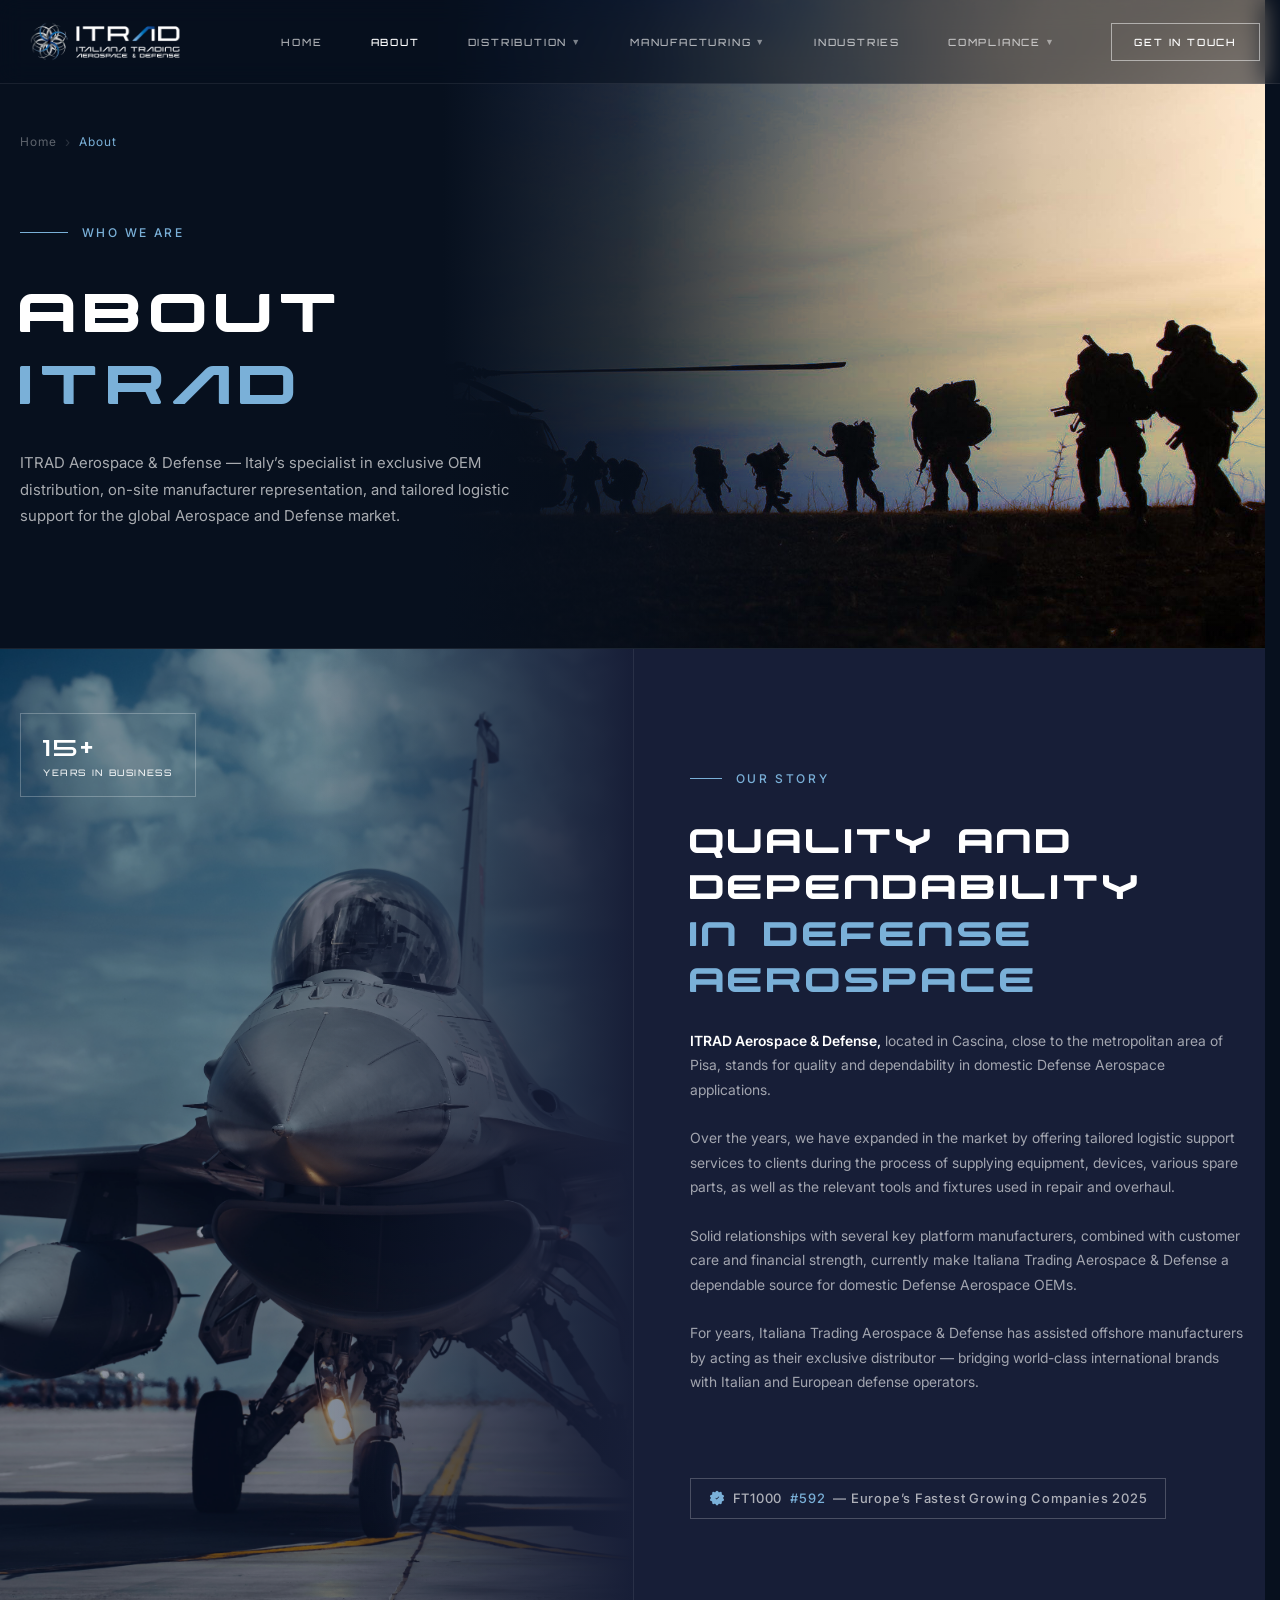
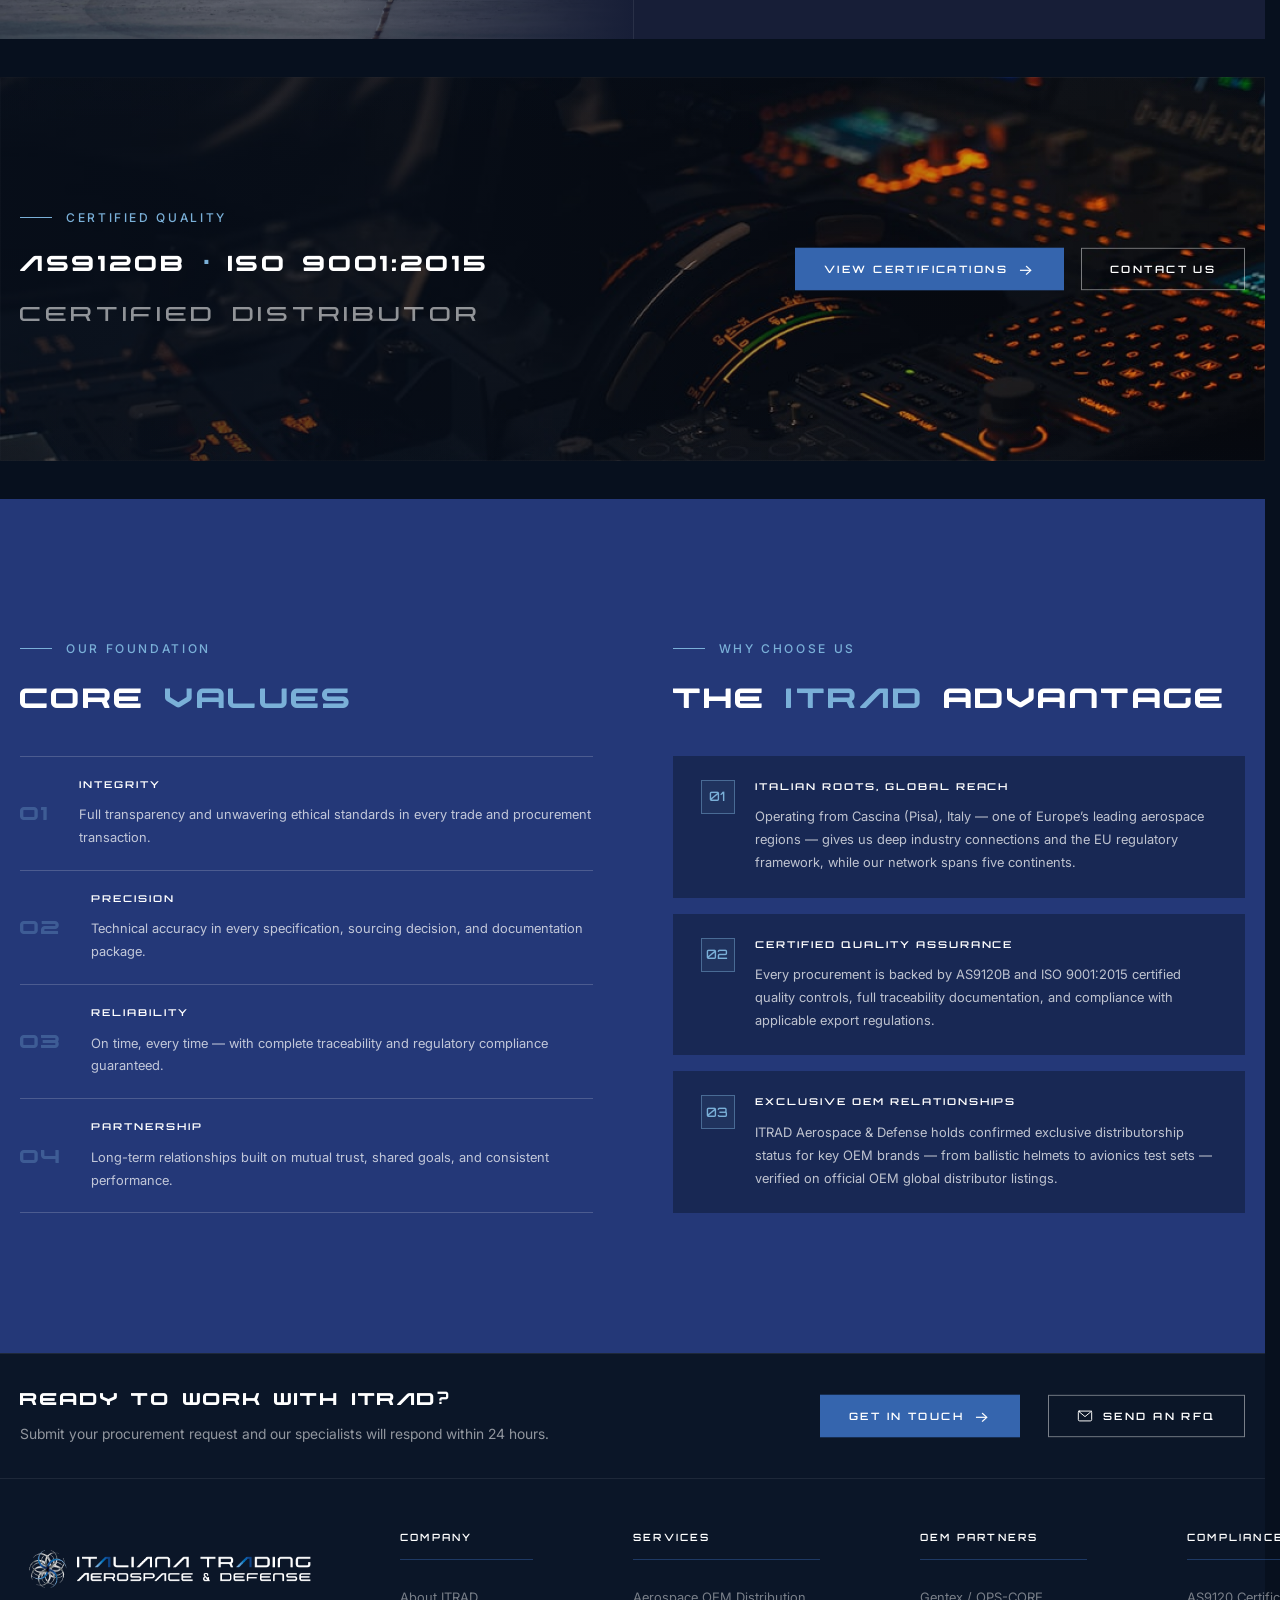
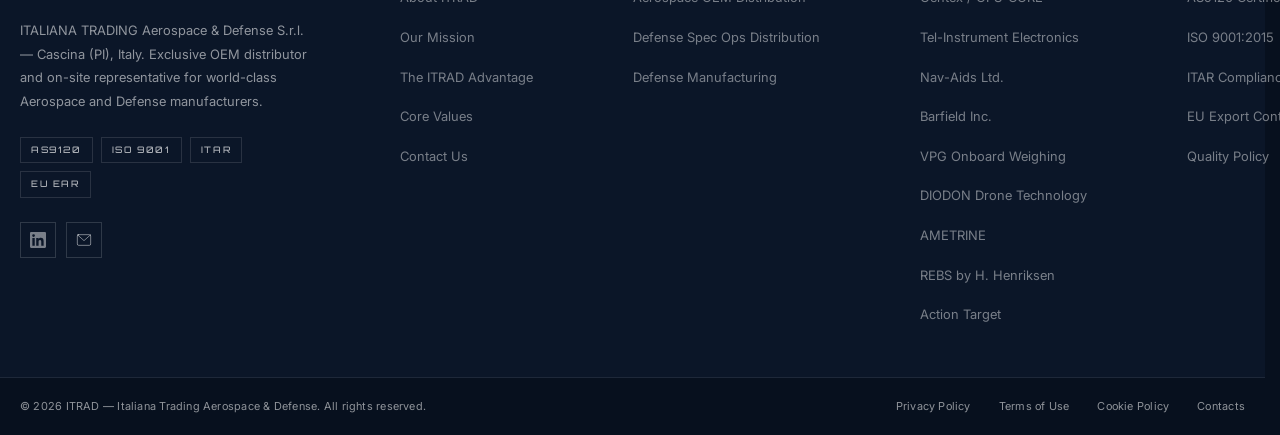
<file: about.html>
<!DOCTYPE html>
<html lang="en">
<head>
	<meta charset="UTF-8">
	<meta name="viewport" content="width=device-width, initial-scale=1.0">
	<title>About — ITRAD Italiana Trading Aerospace &amp; Defense</title>
	<link rel="icon" type="image/png" href="references/images/favicon.png">
	<link rel="stylesheet" href="css/style.css?v=145">
	<script type="text/javascript">
		var _Hasync = _Hasync || [];
		_Hasync.push(['Histats.start', '1,1976110,4,22,130,30,00011111']);
		_Hasync.push(['Histats.fasi', '1']);
		_Hasync.push(['Histats.track_hits', '']);
		(function() {
			var hs = document.createElement('script'); hs.type = 'text/javascript'; hs.async = true;
			hs.src = ('//s10.histats.com/js15_as.js');
			(document.getElementsByTagName('head')[0] || document.getElementsByTagName('body')[0]).appendChild(hs);
		})();
	</script>
</head>
<body>

	<a class="skip-link" href="#main-content">Skip to main content</a>

	<!-- ============================================================
			 NAVBAR
			 ============================================================ -->
	<header class="navbar">
		<div class="navbar__container">

			<a href="index.html" class="navbar__logo">
				<img
					src="references/images/file_singoli_2nero.png"
					alt="ITRAD — Italiana Trading Aerospace &amp; Defense"
					class="navbar__logo-img"
				>
			</a>

			<div class="navbar__menu">
				<nav aria-label="Main navigation">
					<ul class="navbar__nav">
						<li ><a href="index.html">home</a></li>
						<li class="active"><a href="about.html">about</a></li>
						<li class="navbar__dropdown">
							<a href="distribution-aerospace.html">
								distribution
								<span class="navbar__caret">&#9660;</span>
							</a>
							<ul class="navbar__submenu">
								<li><a href="distribution-aerospace.html">Aerospace</a></li>
								<li><a href="distribution-defense.html">Defense</a></li>
							</ul>
						</li>
						<li class="navbar__dropdown">
							<a href="manufacturing-defense.html">
								manufacturing
								<span class="navbar__caret">&#9660;</span>
							</a>
							<ul class="navbar__submenu">
								<li><a href="manufacturing-defense.html">Defense - SFS</a></li>
								<li><a href="cerberus.html">Defense - Cerberus</a></li>
								<li><a href="ghost-signals.html">Defense - Ghost Signals</a></li>
								<!--li><a href="itrad-exclusives.html">ITRAD Exclusives</a></li-->
							</ul>
						</li>
						<li><a href="industries.html">industries</a></li>
						<li class="navbar__dropdown">
							<a href="certifications.html">
								compliance
								<span class="navbar__caret">&#9660;</span>
							</a>
							<ul class="navbar__submenu">
								<li><a href="certifications.html">Certifications</a></li>
								<li><a href="privacy.html">Privacy</a></li>
							</ul>
						</li>
						
					</ul>
				</nav>

				<a href="contact.html#contact" class="navbar__cta">get in touch</a>
			</div>

			<button class="navbar__toggle" aria-label="Toggle navigation" aria-expanded="false">
				<span></span><span></span><span></span>
			</button>

		</div>
	</header>

	<main id="main-content">

	<!-- ============================================================
			 PAGE HERO
			 ============================================================ -->
	<section class="page-hero page-hero--about">
		<div class="page-hero__bg" style="background-image: url('references/images/hero-about.jpg')"></div>

		<div class="page-hero__container">
			<nav class="page-hero__breadcrumb" aria-label="Breadcrumb">
				<a href="index.html">Home</a>
				<span class="page-hero__breadcrumb-sep">&#8250;</span>
				<span>About</span>
			</nav>

			<div class="page-hero__content">
				<p class="page-hero__label">Who We Are</p>

				<h1 class="page-hero__headline">
					<span class="page-hero__line--white">about</span>
					<span class="page-hero__line--blue">ITRAD</span>
				</h1>

				<p class="page-hero__subtitle">
					ITRAD Aerospace &amp; Defense &mdash; Italy&rsquo;s specialist in exclusive OEM distribution,
					on-site manufacturer representation, and tailored logistic support for the global
					Aerospace and Defense market.
				</p>
				</div>
		</div>
	</section>

	<!-- ============================================================
			 OUR STORY
			 ============================================================ -->
	<section class="our-story" id="mission">
	<div class="our-story__inner">

		<div class="our-story__image">
			<img src="references/images/about-2.jpg" alt="ITRAD — Our Story">
			<div class="our-story__stat-badge">
				<span class="our-story__stat-num">15+</span>
				<span class="our-story__stat-label">Years in Business</span>
			</div>
		</div>

		<div class="our-story__content">
			<p class="our-story__label">Our Story</p>

			<h2 class="our-story__headline">
				<span class="our-story__line--white">Quality and</span>
				<span class="our-story__line--white">Dependability</span>
				<span class="our-story__line--blue">in Defense</span>
				<span class="our-story__line--blue">aerospace</span>
			</h2>

			<div class="our-story__body-group">
				<p class="our-story__body"><span class="our-story__body--highlight">ITRAD Aerospace &amp; Defense,</span> located in Cascina, close to the metropolitan area of Pisa, stands for quality and dependability in domestic Defense Aerospace applications.</p>
				<p class="our-story__body">Over the years, we have expanded in the market by offering tailored logistic support services to clients during the process of supplying equipment, devices, various spare parts, as well as the relevant tools and fixtures used in repair and overhaul.</p>
				<p class="our-story__body">Solid relationships with several key platform manufacturers, combined with customer care and financial strength, currently make Italiana Trading Aerospace &amp; Defense a dependable source for domestic Defense Aerospace OEMs.</p>
				<p class="our-story__body">For years, Italiana Trading Aerospace &amp; Defense has assisted offshore manufacturers by acting as their exclusive distributor &mdash; bridging world-class international brands with Italian and European defense operators.</p>
			</div>

			<div class="our-story__ft-badge">
				<svg xmlns="http://www.w3.org/2000/svg" viewBox="0 0 24 24" width="16" height="16" fill="#7AB0D8" flex-shrink="0"><path d="M12 5.216A6.784 6.784 0 1 0 18.784 12 6.792 6.792 0 0 0 12 5.216zm0 12.6A5.815 5.815 0 1 1 17.815 12 5.822 5.822 0 0 1 12 17.815zm2.646-8.17l.707.707-3.853 3.854-1.854-1.853.707-.707 1.147 1.146zm6.711 2.91a1.023 1.023 0 0 1 0-1.147l.697-1.015a2.013 2.013 0 0 0-.987-3.037l-1.16-.412a1.018 1.018 0 0 1-.673-.927l-.034-1.23a2.014 2.014 0 0 0-2.583-1.877l-1.18.348a1.016 1.016 0 0 1-1.09-.354l-.75-.976a2.095 2.095 0 0 0-3.194 0l-.75.976a1.021 1.021 0 0 1-1.09.354l-1.18-.348A2.014 2.014 0 0 0 4.8 4.787L4.766 6.02a1.018 1.018 0 0 1-.673.926l-1.16.412a2.013 2.013 0 0 0-.987 3.037l.697 1.015a1.023 1.023 0 0 1 0 1.146l-.697 1.016a2.012 2.012 0 0 0 .987 3.035l1.16.413a1.005 1.005 0 0 1 .673.927l.034 1.23a2.013 2.013 0 0 0 2.583 1.877l1.18-.348a1.02 1.02 0 0 1 1.09.354l.75.976a2.015 2.015 0 0 0 3.194 0l.75-.976a1.025 1.025 0 0 1 1.09-.354l1.18.348a2.014 2.014 0 0 0 2.583-1.876l.034-1.231a1.005 1.005 0 0 1 .673-.927l1.16-.413a2.012 2.012 0 0 0 .987-3.035z"/></svg>
				FT1000 <span class="our-story__ft-rank">#592</span> &mdash; Europe&rsquo;s Fastest Growing Companies 2025
			</div>
		</div>

	</div>
	</section>

	<!-- ============================================================
			 CERTIFIED QUALITY BANNER
			 ============================================================ -->
	<section class="cert-banner">
		<div class="cert-banner__bg" style="background-image: url('references/images/about-3.png')"></div>
		<div class="cert-banner__container">
			<div class="cert-banner__content">
				<p class="cert-banner__label">Certified Quality</p>
				<h2 class="cert-banner__headline">
					<span class="cert-banner__line--white">AS9120B</span>
					<span class="cert-banner__line--blue"> &middot; </span>
					<span class="cert-banner__line--white">ISO 9001:2015</span>
				</h2>
				<p class="cert-banner__sub">Certified Distributor</p>
			</div>
			<div class="cert-banner__actions">
				<a href="certifications.html" class="prefooter__btn prefooter__btn--filled">View Certifications <span class="prefooter__arrow">&#8594;</span></a>
				<a href="contact.html" class="prefooter__btn prefooter__btn--outline">Contact Us</a>
			</div>
		</div>
	</section>

	<!-- ============================================================
			 CORE VALUES + THE ITRAD ADVANTAGE
			 ============================================================ -->
	<section class="values-advantage">
		<div class="values-advantage__inner">

			<div class="values-advantage__left" id="values">
				<div>
					<p class="values-advantage__label">Our Foundation</p>
					<h2 class="values-advantage__headline">
						<span class="values-advantage__line--white">core</span>
						<span class="values-advantage__line--blue">values</span>
					</h2>
				</div>
				<ul class="core-values">
					<li class="core-values__item">
						<span class="core-values__num" aria-hidden="true">01</span>
						<div class="core-values__body">
							<strong class="core-values__title">integrity</strong>
							<p class="core-values__desc">Full transparency and unwavering ethical standards in every trade and procurement transaction.</p>
						</div>
					</li>
					<li class="core-values__item">
						<span class="core-values__num" aria-hidden="true">02</span>
						<div class="core-values__body">
							<strong class="core-values__title">precision</strong>
							<p class="core-values__desc">Technical accuracy in every specification, sourcing decision, and documentation package.</p>
						</div>
					</li>
					<li class="core-values__item">
						<span class="core-values__num" aria-hidden="true">03</span>
						<div class="core-values__body">
							<strong class="core-values__title">reliability</strong>
							<p class="core-values__desc">On time, every time &mdash; with complete traceability and regulatory compliance guaranteed.</p>
						</div>
					</li>
					<li class="core-values__item">
						<span class="core-values__num" aria-hidden="true">04</span>
						<div class="core-values__body">
							<strong class="core-values__title">partnership</strong>
							<p class="core-values__desc">Long-term relationships built on mutual trust, shared goals, and consistent performance.</p>
						</div>
					</li>
				</ul>
			</div>

			<div class="values-advantage__right" id="advantage">
				<div>
					<p class="values-advantage__label">Why Choose Us</p>
					<h2 class="values-advantage__headline">
						<span class="values-advantage__line--white">the</span>
						<span class="values-advantage__line--blue">ITRAD</span>
						<span class="values-advantage__line--white">advantage</span>
					</h2>
				</div>
				<div class="itrad-advantage">
					<div class="itrad-advantage__card">
						<span class="itrad-advantage__num">01</span>
						<div class="itrad-advantage__body">
							<strong class="itrad-advantage__title">italian roots, global reach</strong>
							<p class="itrad-advantage__desc">Operating from Cascina (Pisa), Italy &mdash; one of Europe&rsquo;s leading aerospace regions &mdash; gives us deep industry connections and the EU regulatory framework, while our network spans five continents.</p>
						</div>
					</div>
					<div class="itrad-advantage__card">
						<span class="itrad-advantage__num">02</span>
						<div class="itrad-advantage__body">
							<strong class="itrad-advantage__title">certified quality assurance</strong>
							<p class="itrad-advantage__desc">Every procurement is backed by AS9120B and ISO 9001:2015 certified quality controls, full traceability documentation, and compliance with applicable export regulations.</p>
						</div>
					</div>
					<div class="itrad-advantage__card">
						<span class="itrad-advantage__num">03</span>
						<div class="itrad-advantage__body">
							<strong class="itrad-advantage__title">exclusive OEM relationships</strong>
							<p class="itrad-advantage__desc">ITRAD Aerospace & Defense holds confirmed exclusive distributorship status for key OEM brands &mdash; from ballistic helmets to avionics test sets &mdash; verified on official OEM global distributor listings.</p>
						</div>
					</div>
				</div>
			</div>

		</div>
	</section>

	<!-- ============================================================
			 PRE-FOOTER CTA
			 ============================================================ -->
	<section class="prefooter">
		<div class="prefooter__container">
			<div class="prefooter__left">
				<h2 class="prefooter__headline">ready to work with <span class="prefooter__brand">ITRAD</span><span class="prefooter__qmark">?</span></h2>
				<p class="prefooter__sub">Submit your procurement request and our specialists will respond within 24 hours.</p>
			</div>
			<div class="prefooter__actions">
				<a href="contact.html#contact" class="prefooter__btn prefooter__btn--filled">Get in Touch <span class="prefooter__arrow">&#8594;</span></a>
				<a href="mailto:rfq@itradaerospace.com" class="prefooter__btn prefooter__btn--outline">
					<svg xmlns="http://www.w3.org/2000/svg" width="16" height="16" viewBox="0 0 24 24" fill="none" stroke="currentColor" stroke-width="1.5" stroke-linecap="round" stroke-linejoin="round"><rect x="2" y="4" width="20" height="16" rx="2"/><polyline points="2,4 12,13 22,4"/></svg>
					Send an RFQ
				</a>
			</div>
		</div>
	</section>

	<!-- ============================================================
			 FOOTER
			 ============================================================ -->
	<footer class="footer">

		<div class="footer__main">
			<div class="footer__container">

				<!-- Brand column -->
				<div class="footer__brand">
					<a href="index.html" class="footer__logo">
						<img src="references/images/file_singoli_3 (nero).png" alt="ITRAD — Italiana Trading Aerospace & Defense" class="footer__logo-img">
					</a>
					<p class="footer__about">ITALIANA TRADING Aerospace &amp; Defense S.r.l. &mdash; Cascina (PI), Italy. Exclusive OEM distributor and on-site representative for world-class Aerospace and Defense manufacturers.</p>
					<div class="footer__certs">
						<span class="footer__cert">AS9120</span>
						<span class="footer__cert">ISO 9001</span>
						<span class="footer__cert">ITAR</span>
						<span class="footer__cert">EU EAR</span>
					</div>
					<div class="footer__socials">
						<a href="https://www.linkedin.com/company/itrad-aerodefense/posts/?feedView=all" target="_blank" rel="noopener" class="footer__social" aria-label="LinkedIn">
							<svg xmlns="http://www.w3.org/2000/svg" width="16" height="16" viewBox="0 0 24 24" fill="currentColor"><path d="M20.447 20.452h-3.554v-5.569c0-1.328-.027-3.037-1.852-3.037-1.853 0-2.136 1.445-2.136 2.939v5.667H9.351V9h3.414v1.561h.046c.477-.9 1.637-1.85 3.37-1.85 3.601 0 4.267 2.37 4.267 5.455v6.286zM5.337 7.433a2.062 2.062 0 0 1-2.063-2.065 2.064 2.064 0 1 1 2.063 2.065zm1.782 13.019H3.555V9h3.564v11.452zM22.225 0H1.771C.792 0 0 .774 0 1.729v20.542C0 23.227.792 24 1.771 24h20.451C23.2 24 24 23.227 24 22.271V1.729C24 .774 23.2 0 22.222 0h.003z"/></svg>
						</a>
						<a href="mailto:info@itradaerospace.com" class="footer__social" aria-label="Email">
							<svg xmlns="http://www.w3.org/2000/svg" width="16" height="16" viewBox="0 0 24 24" fill="none" stroke="currentColor" stroke-width="1.5" stroke-linecap="round" stroke-linejoin="round"><rect x="2" y="4" width="20" height="16" rx="2"/><polyline points="2,4 12,13 22,4"/></svg>
						</a>
					</div>
				</div>

				<!-- Nav columns -->
				<nav class="footer__nav">

					<div class="footer__col">
						<h4 class="footer__col-title">Company</h4>
						<ul class="footer__col-list">
							<li><a href="about.html">About ITRAD</a></li>
							<li><a href="about.html#mission">Our Mission</a></li>
							<li><a href="about.html#advantage">The ITRAD Advantage</a></li>
							<li><a href="about.html#values">Core Values</a></li>
							<li><a href="contact.html">Contact Us</a></li>
						</ul>
					</div>

					<div class="footer__col">
						<h4 class="footer__col-title">Services</h4>
						<ul class="footer__col-list">
							<li><a href="distribution-aerospace.html">Aerospace OEM Distribution</a></li>
							<li><a href="distribution-defense.html">Defense Spec Ops Distribution</a></li>
							<li><a href="manufacturing-defense.html">Defense Manufacturing</a></li>
						</ul>
					</div>

					<div class="footer__col">
						<h4 class="footer__col-title">OEM Partners</h4>
						<ul class="footer__col-list">
							<li><a href="distribution-defense.html">Gentex / OPS-CORE</a></li>
							<li><a href="distribution-aerospace.html">Tel-Instrument Electronics</a></li>
							<li><a href="distribution-aerospace.html">Nav-Aids Ltd.</a></li>
							<li><a href="distribution-aerospace.html">Barfield Inc.</a></li>
							<li><a href="distribution-aerospace.html">VPG Onboard Weighing</a></li>
							<li><a href="distribution-defense.html">DIODON Drone Technology</a></li>
							<li><a href="distribution-defense.html">AMETRINE</a></li>
							<li><a href="distribution-defense.html">REBS by H. Henriksen</a></li>
							<li><a href="distribution-defense.html">Action Target</a></li>
						</ul>
					</div>

					<div class="footer__col">
						<h4 class="footer__col-title">Compliance</h4>
						<ul class="footer__col-list">
							<li><a href="certifications.html">AS9120 Certification</a></li>
							<li><a href="certifications.html">ISO 9001:2015</a></li>
							<li><a href="certifications.html">ITAR Compliance</a></li>
							<li><a href="certifications.html">EU Export Control</a></li>
							<li><a href="certifications.html">Quality Policy</a></li>
						</ul>
					</div>

				</nav>
			</div>
		</div>

		<div class="footer__bottom">
			<div class="footer__bottom-container">
				<p class="footer__copyright">&copy; 2026 ITRAD &mdash; Italiana Trading Aerospace &amp; Defense. All rights reserved.</p>
				<nav class="footer__legal">
					<a href="privacy.html">Privacy Policy</a>
					<a href="#">Terms of Use</a>
					<a href="#">Cookie Policy</a>
					<a href="contact.html">Contacts</a>
				</nav>
			</div>
		</div>

	</footer>

	<script src="js/main.js" defer></script>
</body>
</html>
</file>
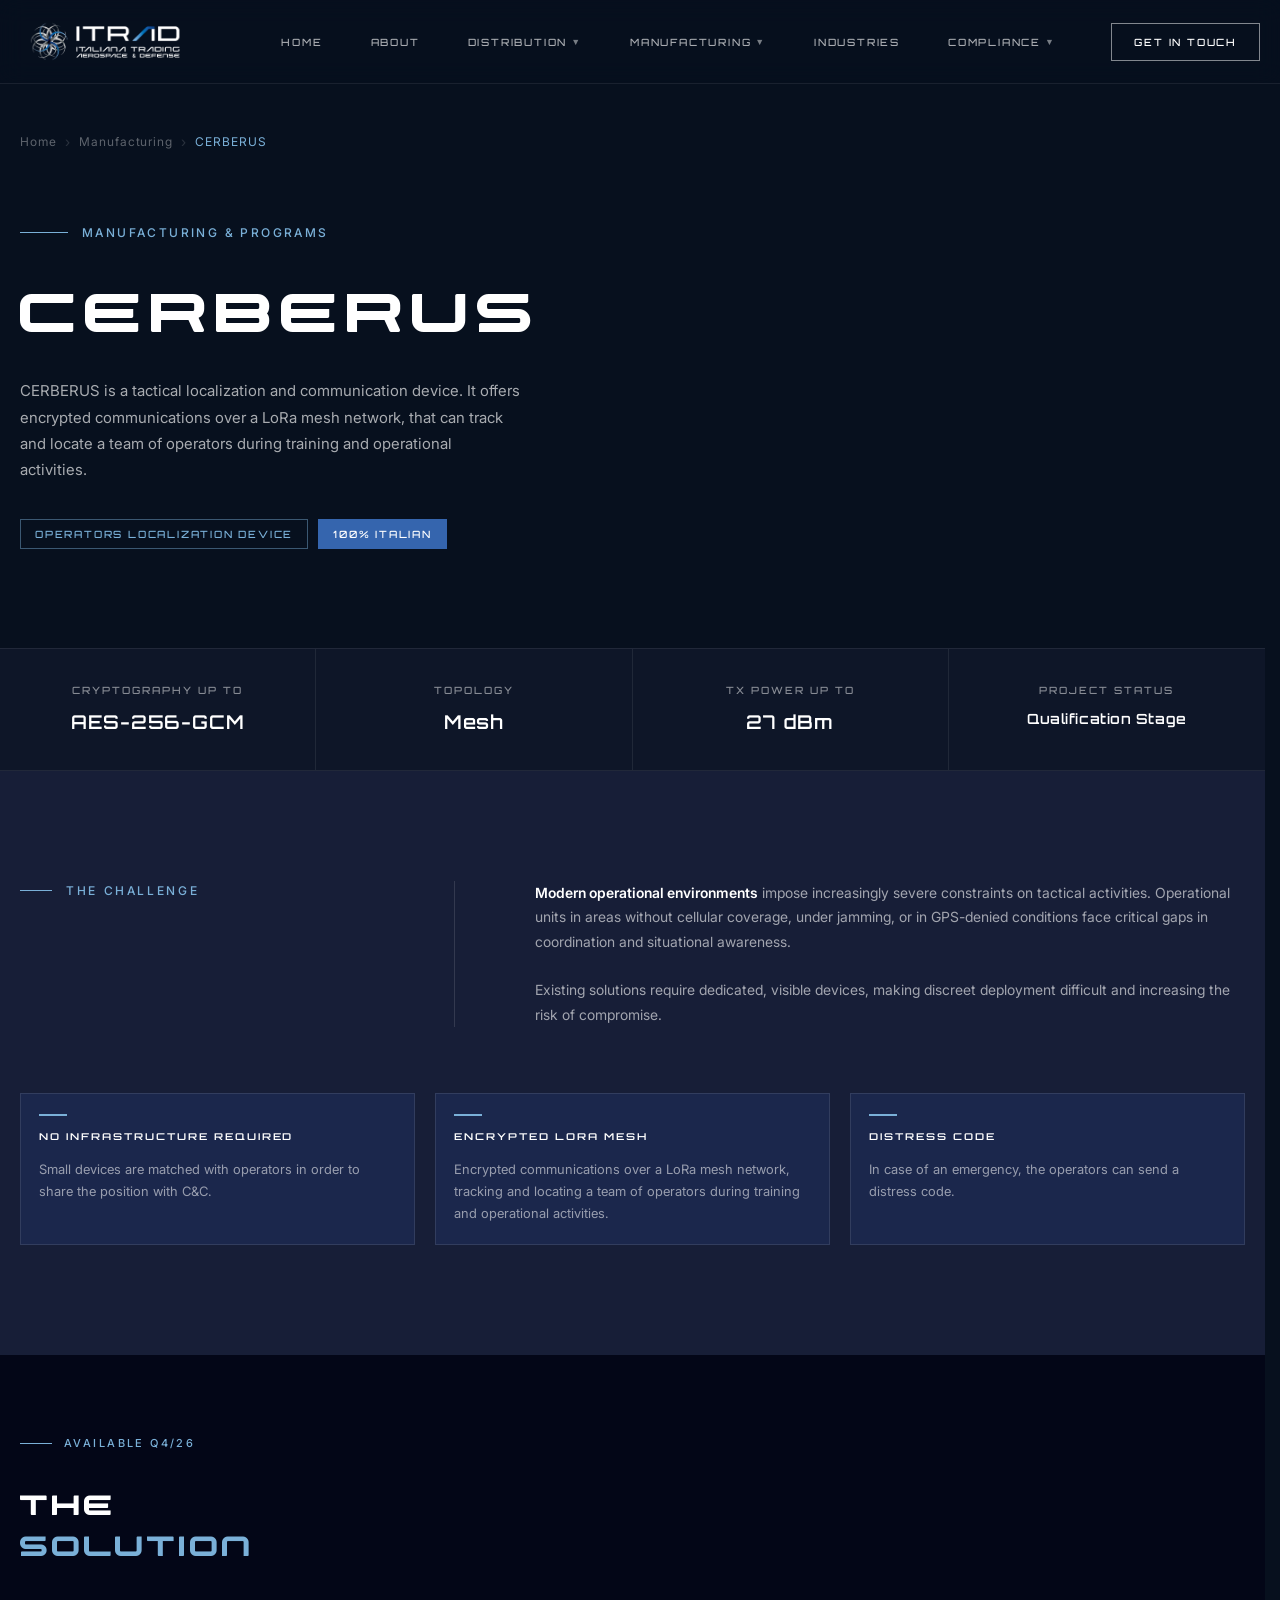
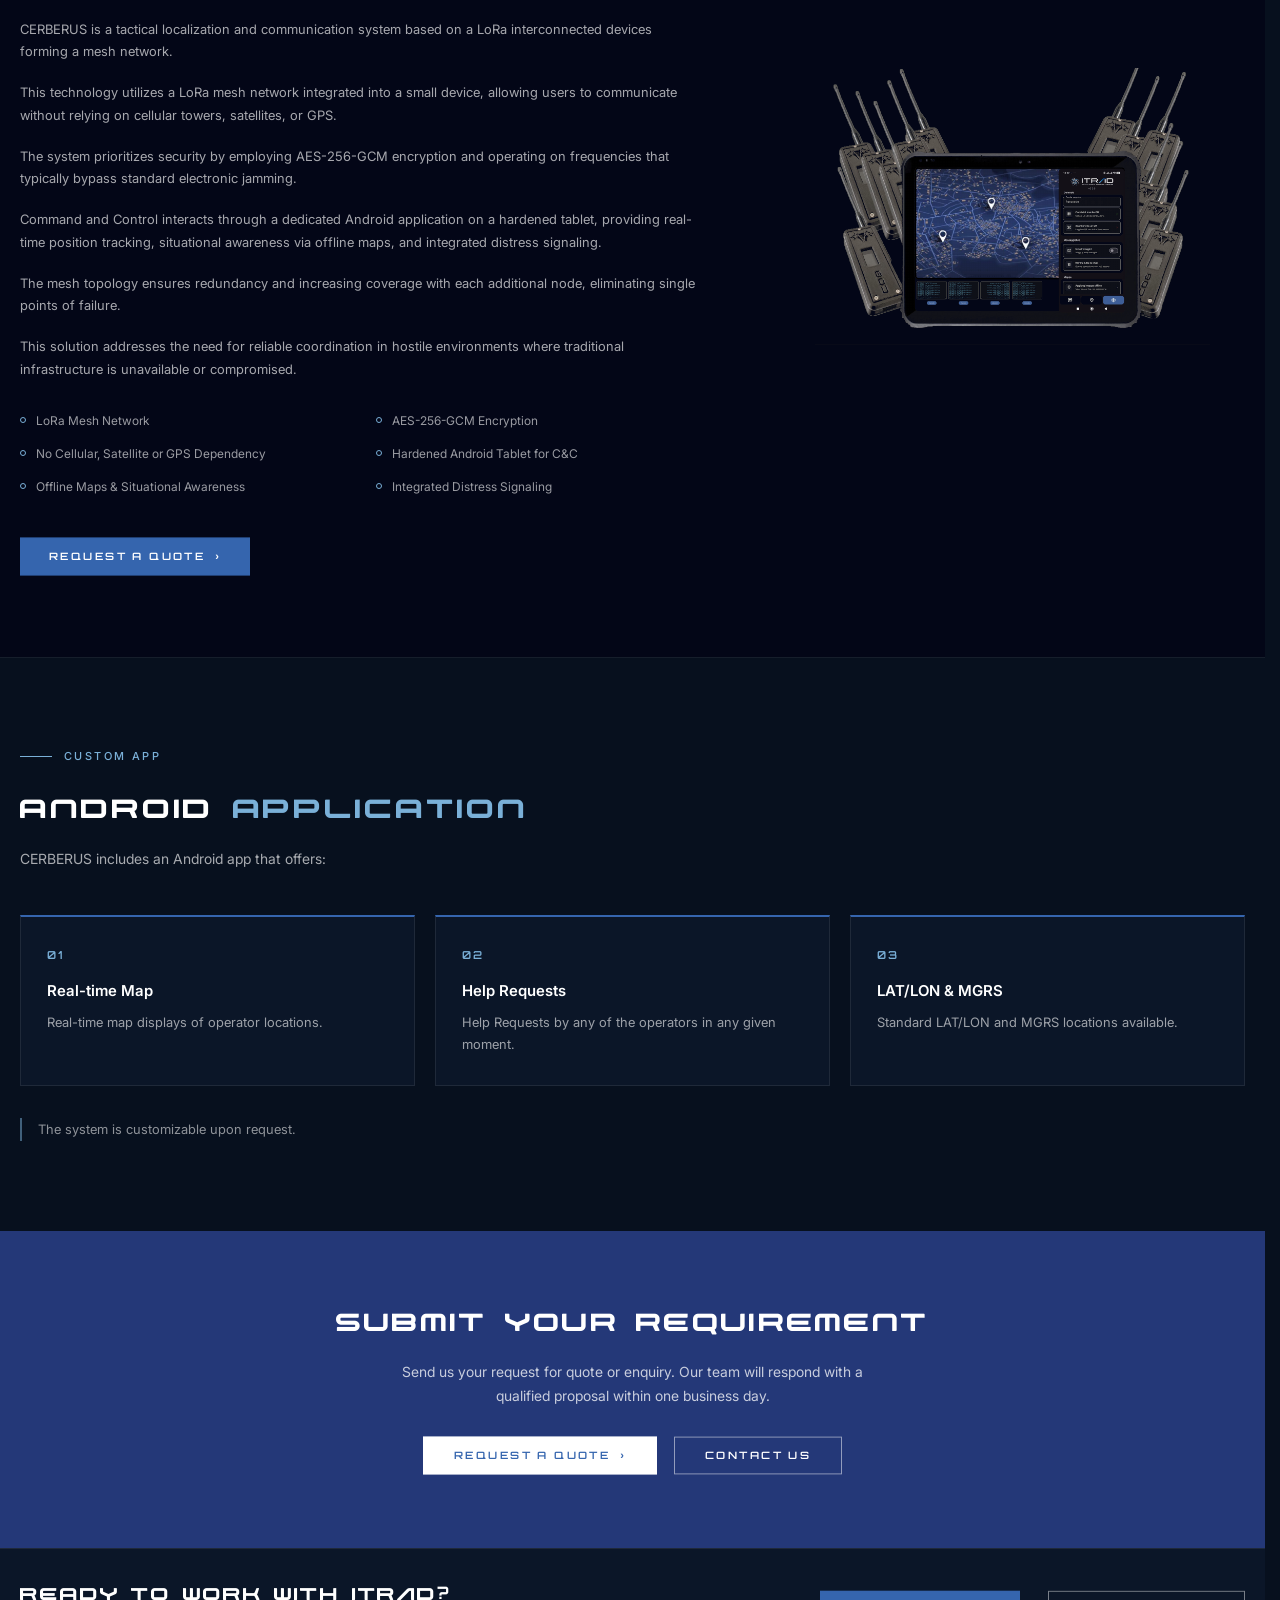
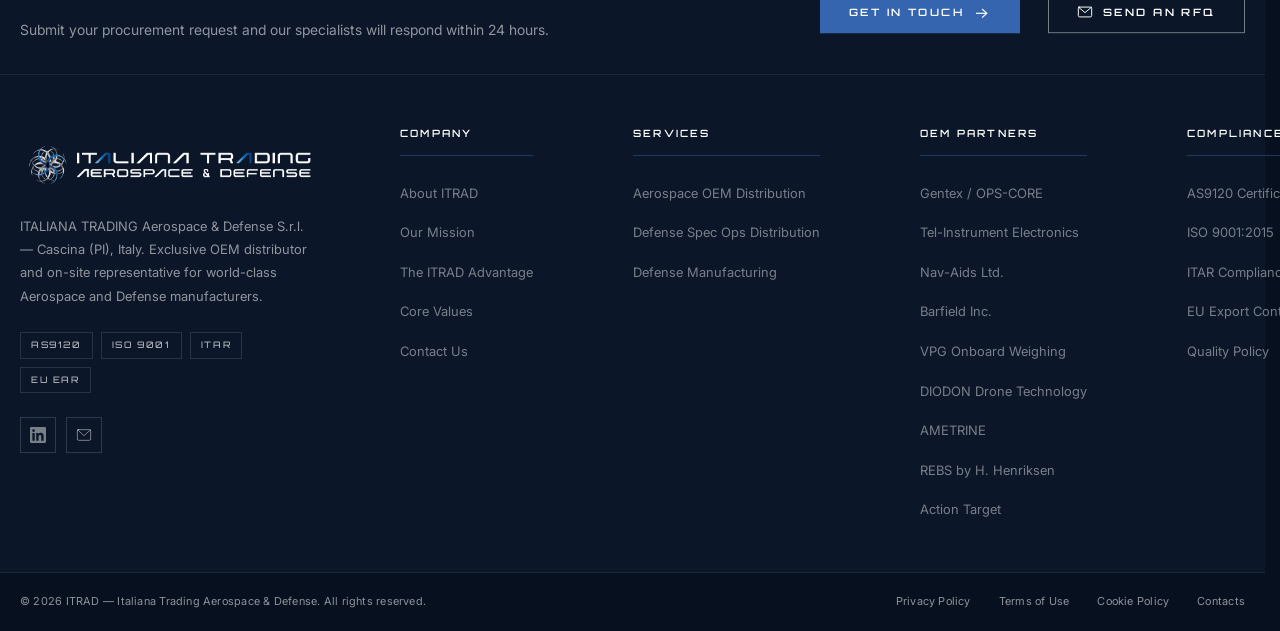
<file: cerberus.html>
<!DOCTYPE html>
<html lang="en">
<head>
	<meta charset="UTF-8">
	<meta name="viewport" content="width=device-width, initial-scale=1.0">
	<title>CERBERUS — Operators Localization Device — ITRAD Italiana Trading Aerospace &amp; Defense</title>
	<meta name="description" content="CERBERUS is a tactical localization and communication device offering encrypted communications over a LoRa mesh network, tracking and locating a team of operators during training and operational activities.">
	<link rel="icon" type="image/png" href="references/images/favicon.png">
	<link rel="stylesheet" href="css/style.css?v=146">
	<script type="text/javascript">
		var _Hasync = _Hasync || [];
		_Hasync.push(['Histats.start', '1,1976110,4,22,130,30,00011111']);
		_Hasync.push(['Histats.fasi', '1']);
		_Hasync.push(['Histats.track_hits', '']);
		(function() {
			var hs = document.createElement('script'); hs.type = 'text/javascript'; hs.async = true;
			hs.src = ('//s10.histats.com/js15_as.js');
			(document.getElementsByTagName('head')[0] || document.getElementsByTagName('body')[0]).appendChild(hs);
		})();
	</script>
</head>
<body>

	<a class="skip-link" href="#main-content">Skip to main content</a>

	<!-- ============================================================
			 NAVBAR
			 ============================================================ -->
	<header class="navbar">
		<div class="navbar__container">

			<a href="index.html" class="navbar__logo">
				<img
					src="references/images/file_singoli_2nero.png"
					alt="ITRAD — Italiana Trading Aerospace &amp; Defense"
					class="navbar__logo-img"
				>
			</a>

			<div class="navbar__menu">
				<nav aria-label="Main navigation">
					<ul class="navbar__nav">
						<li ><a href="index.html">home</a></li>
						<li><a href="about.html">about</a></li>
						<li class="navbar__dropdown">
							<a href="distribution-aerospace.html">
								distribution
								<span class="navbar__caret">&#9660;</span>
							</a>
							<ul class="navbar__submenu">
								<li><a href="distribution-aerospace.html">Aerospace</a></li>
								<li><a href="distribution-defense.html">Defense</a></li>
							</ul>
						</li>
						<li class="navbar__dropdown">
							<a href="manufacturing-defense.html">
								manufacturing
								<span class="navbar__caret">&#9660;</span>
							</a>
							<ul class="navbar__submenu">
								<li><a href="manufacturing-defense.html">Defense - SFS</a></li>
								<li class="active"><a href="cerberus.html">Defense - Cerberus</a></li>
								<li><a href="ghost-signals.html">Defense - Ghost Signals</a></li>
								<!--li><a href="itrad-exclusives.html">ITRAD Exclusives</a></li-->
							</ul>
						</li>
						<li><a href="industries.html">industries</a></li>
						<li class="navbar__dropdown">
							<a href="certifications.html">
								compliance
								<span class="navbar__caret">&#9660;</span>
							</a>
							<ul class="navbar__submenu">
								<li><a href="certifications.html">Certifications</a></li>
								<li><a href="privacy.html">Privacy</a></li>
							</ul>
						</li>
						
					</ul>
				</nav>

				<a href="contact.html#contact" class="navbar__cta">get in touch</a>
			</div>

			<button class="navbar__toggle" aria-label="Toggle navigation" aria-expanded="false">
				<span></span><span></span><span></span>
			</button>

		</div>
	</header>

	<main id="main-content">

	<!-- ============================================================
			 PAGE HERO
			 ============================================================ -->
	<section class="page-hero page-hero--services">

		<div class="page-hero__container">
			<nav class="page-hero__breadcrumb" aria-label="Breadcrumb">
				<a href="index.html">Home</a>
				<span class="page-hero__breadcrumb-sep">&#8250;</span>
				<a href="manufacturing-defense.html">Manufacturing</a>
				<span class="page-hero__breadcrumb-sep">&#8250;</span>
				<span>CERBERUS</span>
			</nav>

			<div class="page-hero__content">
				<p class="page-hero__label">Manufacturing &amp; Programs</p>

				<h1 class="page-hero__headline">
					<span class="page-hero__line--white">cerberus</span>
				</h1>

				<p class="page-hero__subtitle">
					CERBERUS is a tactical localization and communication device. It offers encrypted communications over a LoRa mesh network, that can track and locate a team of operators during training and operational activities.
				</p>

				<div class="page-hero__tags">
					<span class="page-hero__tag">Operators Localization Device</span>
					<span class="page-hero__tag page-hero__tag--solid">100% Italian</span>
				</div>
			</div>
		</div>
	</section>

	<!-- ============================================================
			 PRODUCT SPECS STRIP
			 ============================================================ -->
	<section class="product-specs" aria-label="Key specifications">
		<div class="product-specs__item">
			<p class="product-specs__label">Cryptography up to</p>
			<p class="product-specs__value">AES-256-GCM</p>
		</div>
		<div class="product-specs__item">
			<p class="product-specs__label">Topology</p>
			<p class="product-specs__value">Mesh</p>
		</div>
		<div class="product-specs__item">
			<p class="product-specs__label">TX Power up to</p>
			<p class="product-specs__value">27 dBm</p>
		</div>
		<div class="product-specs__item">
			<p class="product-specs__label">Project Status</p>
			<p class="product-specs__value product-specs__value--sm">Qualification Stage</p>
		</div>
	</section>

	<!-- ============================================================
			 THE CHALLENGE
			 ============================================================ -->
	<section class="aero-intro">
		<div class="aero-intro__container">

			<div class="aero-intro__text">
				<div class="aero-intro__left">
					<p class="aero-intro__label">The Challenge</p>
				</div>
				<div class="aero-intro__right">
					<p class="aero-intro__body">
						<span class="aero-intro__body--highlight">Modern operational environments</span> impose increasingly severe constraints on tactical activities. Operational units in areas without cellular coverage, under jamming, or in GPS-denied conditions face critical gaps in coordination and situational awareness.
					</p>
					<p class="aero-intro__body">
						Existing solutions require dedicated, visible devices, making discreet deployment difficult and increasing the risk of compromise.
					</p>
				</div>
			</div>

			<div class="aero-intro__cards">
				<div class="aero-intro__card">
					<strong class="aero-intro__card-title">No Infrastructure Required</strong>
					<p class="aero-intro__card-desc">Small devices are matched with operators in order to share the position with C&amp;C.</p>
				</div>
				<div class="aero-intro__card">
					<strong class="aero-intro__card-title">Encrypted LoRa Mesh</strong>
					<p class="aero-intro__card-desc">Encrypted communications over a LoRa mesh network, tracking and locating a team of operators during training and operational activities.</p>
				</div>
				<div class="aero-intro__card">
					<strong class="aero-intro__card-title">Distress Code</strong>
					<p class="aero-intro__card-desc">In case of an emergency, the operators can send a distress code.</p>
				</div>
			</div>

		</div>
	</section>

	<!-- ============================================================
			 THE SOLUTION — FEATURE
			 ============================================================ -->
	<section class="sfs-feature">
		<div class="sfs-feature__content">
			<p class="sfs-feature__tag">Available Q4/26</p>

			<h2 class="sfs-feature__headline">The<span>Solution</span></h2>

			<div class="sfs-feature__body">
				<p>CERBERUS is a tactical localization and communication system based on a LoRa interconnected devices forming a mesh network.</p>
				<p>This technology utilizes a LoRa mesh network integrated into a small device, allowing users to communicate without relying on cellular towers, satellites, or GPS.</p>
				<p>The system prioritizes security by employing AES-256-GCM encryption and operating on frequencies that typically bypass standard electronic jamming.</p>
				<p>Command and Control interacts through a dedicated Android application on a hardened tablet, providing real-time position tracking, situational awareness via offline maps, and integrated distress signaling.</p>
				<p>The mesh topology ensures redundancy and increasing coverage with each additional node, eliminating single points of failure.</p>
				<p>This solution addresses the need for reliable coordination in hostile environments where traditional infrastructure is unavailable or compromised.</p>
			</div>

			<ul class="sfs-feature__list">
				<li>LoRa Mesh Network</li>
				<li>AES-256-GCM Encryption</li>
				<li>No Cellular, Satellite or GPS Dependency</li>
				<li>Hardened Android Tablet for C&amp;C</li>
				<li>Offline Maps &amp; Situational Awareness</li>
				<li>Integrated Distress Signaling</li>
			</ul>

			<a href="contact.html#contact" class="sfs-feature__cta">Request a Quote <span>&#8250;</span></a>
		</div>

		<div class="sfs-feature__image sfs-feature__image--product" style="background-image: url('references/images/cerberus.png')"></div>
	</section>

	<!-- ============================================================
			 CUSTOM APP
			 ============================================================ -->
	<section class="product-app">
		<div class="product-app__inner">

			<p class="product-app__label">Custom App</p>

			<h2 class="product-app__headline">android <span>application</span></h2>

			<p class="product-app__lead">CERBERUS includes an Android app that offers:</p>

			<div class="product-app__grid">
				<div class="product-app__card">
					<span class="product-app__card-num">01</span>
					<h3 class="product-app__card-title">Real-time Map</h3>
					<p class="product-app__card-desc">Real-time map displays of operator locations.</p>
				</div>
				<div class="product-app__card">
					<span class="product-app__card-num">02</span>
					<h3 class="product-app__card-title">Help Requests</h3>
					<p class="product-app__card-desc">Help Requests by any of the operators in any given moment.</p>
				</div>
				<div class="product-app__card">
					<span class="product-app__card-num">03</span>
					<h3 class="product-app__card-title">LAT/LON &amp; MGRS</h3>
					<p class="product-app__card-desc">Standard LAT/LON and MGRS locations available.</p>
				</div>
			</div>

			<p class="product-app__note">The system is customizable upon request.</p>

		</div>
	</section>

	<!-- ============================================================
			 SUBMIT REQUIREMENT BANNER
			 ============================================================ -->
	<section class="submit-banner">
		<div class="submit-banner__inner">
			<h2 class="submit-banner__headline">Submit Your Requirement</h2>
			<p class="submit-banner__sub">Send us your request for quote or enquiry. Our team will respond with a qualified proposal within one business day.</p>
			<div class="submit-banner__actions">
				<a href="contact.html#contact" class="submit-banner__btn submit-banner__btn--filled">Request a Quote <span>&#8250;</span></a>
				<a href="contact.html" class="submit-banner__btn submit-banner__btn--outline">Contact Us</a>
			</div>
		</div>
	</section>

	<!-- ============================================================
			 PRE-FOOTER CTA
			 ============================================================ -->
	<section class="prefooter">
		<div class="prefooter__container">
			<div class="prefooter__left">
				<h2 class="prefooter__headline">ready to work with <span class="prefooter__brand">ITRAD</span><span class="prefooter__qmark">?</span></h2>
				<p class="prefooter__sub">Submit your procurement request and our specialists will respond within 24 hours.</p>
			</div>
			<div class="prefooter__actions">
				<a href="contact.html#contact" class="prefooter__btn prefooter__btn--filled">Get in Touch <span class="prefooter__arrow">&#8594;</span></a>
				<a href="mailto:rfq@itradaerospace.com" class="prefooter__btn prefooter__btn--outline">
					<svg xmlns="http://www.w3.org/2000/svg" width="16" height="16" viewBox="0 0 24 24" fill="none" stroke="currentColor" stroke-width="1.5" stroke-linecap="round" stroke-linejoin="round"><rect x="2" y="4" width="20" height="16" rx="2"/><polyline points="2,4 12,13 22,4"/></svg>
					Send an RFQ
				</a>
			</div>
		</div>
	</section>

	</main>

	<!-- ============================================================
			 FOOTER
			 ============================================================ -->
	<footer class="footer">

		<div class="footer__main">
			<div class="footer__container">

				<div class="footer__brand">
					<a href="index.html" class="footer__logo">
						<img src="references/images/file_singoli_3 (nero).png" alt="ITRAD — Italiana Trading Aerospace & Defense" class="footer__logo-img">
					</a>
					<p class="footer__about">ITALIANA TRADING Aerospace &amp; Defense S.r.l. &mdash; Cascina (PI), Italy. Exclusive OEM distributor and on-site representative for world-class Aerospace and Defense manufacturers.</p>
					<div class="footer__certs">
						<span class="footer__cert">AS9120</span>
						<span class="footer__cert">ISO 9001</span>
						<span class="footer__cert">ITAR</span>
						<span class="footer__cert">EU EAR</span>
					</div>
					<div class="footer__socials">
						<a href="https://www.linkedin.com/company/itrad-aerodefense/posts/?feedView=all" target="_blank" rel="noopener" class="footer__social" aria-label="LinkedIn">
							<svg xmlns="http://www.w3.org/2000/svg" width="16" height="16" viewBox="0 0 24 24" fill="currentColor"><path d="M20.447 20.452h-3.554v-5.569c0-1.328-.027-3.037-1.852-3.037-1.853 0-2.136 1.445-2.136 2.939v5.667H9.351V9h3.414v1.561h.046c.477-.9 1.637-1.85 3.37-1.85 3.601 0 4.267 2.37 4.267 5.455v6.286zM5.337 7.433a2.062 2.062 0 0 1-2.063-2.065 2.064 2.064 0 1 1 2.063 2.065zm1.782 13.019H3.555V9h3.564v11.452zM22.225 0H1.771C.792 0 0 .774 0 1.729v20.542C0 23.227.792 24 1.771 24h20.451C23.2 24 24 23.227 24 22.271V1.729C24 .774 23.2 0 22.222 0h.003z"/></svg>
						</a>
						<a href="mailto:info@itradaerospace.com" class="footer__social" aria-label="Email">
							<svg xmlns="http://www.w3.org/2000/svg" width="16" height="16" viewBox="0 0 24 24" fill="none" stroke="currentColor" stroke-width="1.5" stroke-linecap="round" stroke-linejoin="round"><rect x="2" y="4" width="20" height="16" rx="2"/><polyline points="2,4 12,13 22,4"/></svg>
						</a>
					</div>
				</div>

				<nav class="footer__nav">
					<div class="footer__col">
						<h4 class="footer__col-title">Company</h4>
						<ul class="footer__col-list">
							<li><a href="about.html">About ITRAD</a></li>
							<li><a href="about.html#mission">Our Mission</a></li>
							<li><a href="about.html#advantage">The ITRAD Advantage</a></li>
							<li><a href="about.html#values">Core Values</a></li>
							<li><a href="contact.html">Contact Us</a></li>
						</ul>
					</div>
					<div class="footer__col">
						<h4 class="footer__col-title">Services</h4>
						<ul class="footer__col-list">
							<li><a href="distribution-aerospace.html">Aerospace OEM Distribution</a></li>
							<li><a href="distribution-defense.html">Defense Spec Ops Distribution</a></li>
							<li><a href="manufacturing-defense.html">Defense Manufacturing</a></li>
						</ul>
					</div>
					<div class="footer__col">
						<h4 class="footer__col-title">OEM Partners</h4>
						<ul class="footer__col-list">
							<li><a href="distribution-defense.html">Gentex / OPS-CORE</a></li>
							<li><a href="distribution-aerospace.html">Tel-Instrument Electronics</a></li>
							<li><a href="distribution-aerospace.html">Nav-Aids Ltd.</a></li>
							<li><a href="distribution-aerospace.html">Barfield Inc.</a></li>
							<li><a href="distribution-aerospace.html">VPG Onboard Weighing</a></li>
							<li><a href="distribution-defense.html">DIODON Drone Technology</a></li>
							<li><a href="distribution-defense.html">AMETRINE</a></li>
							<li><a href="distribution-defense.html">REBS by H. Henriksen</a></li>
							<li><a href="distribution-defense.html">Action Target</a></li>
						</ul>
					</div>
					<div class="footer__col">
						<h4 class="footer__col-title">Compliance</h4>
						<ul class="footer__col-list">
							<li><a href="certifications.html">AS9120 Certification</a></li>
							<li><a href="certifications.html">ISO 9001:2015</a></li>
							<li><a href="certifications.html">ITAR Compliance</a></li>
							<li><a href="certifications.html">EU Export Control</a></li>
							<li><a href="certifications.html">Quality Policy</a></li>
						</ul>
					</div>
				</nav>

			</div>
		</div>

		<div class="footer__bottom">
			<div class="footer__bottom-container">
				<p class="footer__copyright">&copy; 2026 ITRAD &mdash; Italiana Trading Aerospace &amp; Defense. All rights reserved.</p>
				<nav class="footer__legal">
					<a href="privacy.html">Privacy Policy</a>
					<a href="#">Terms of Use</a>
					<a href="#">Cookie Policy</a>
					<a href="contact.html">Contacts</a>
				</nav>
			</div>
		</div>

	</footer>

	<script src="js/main.js" defer></script>
</body>
</html>
</file>
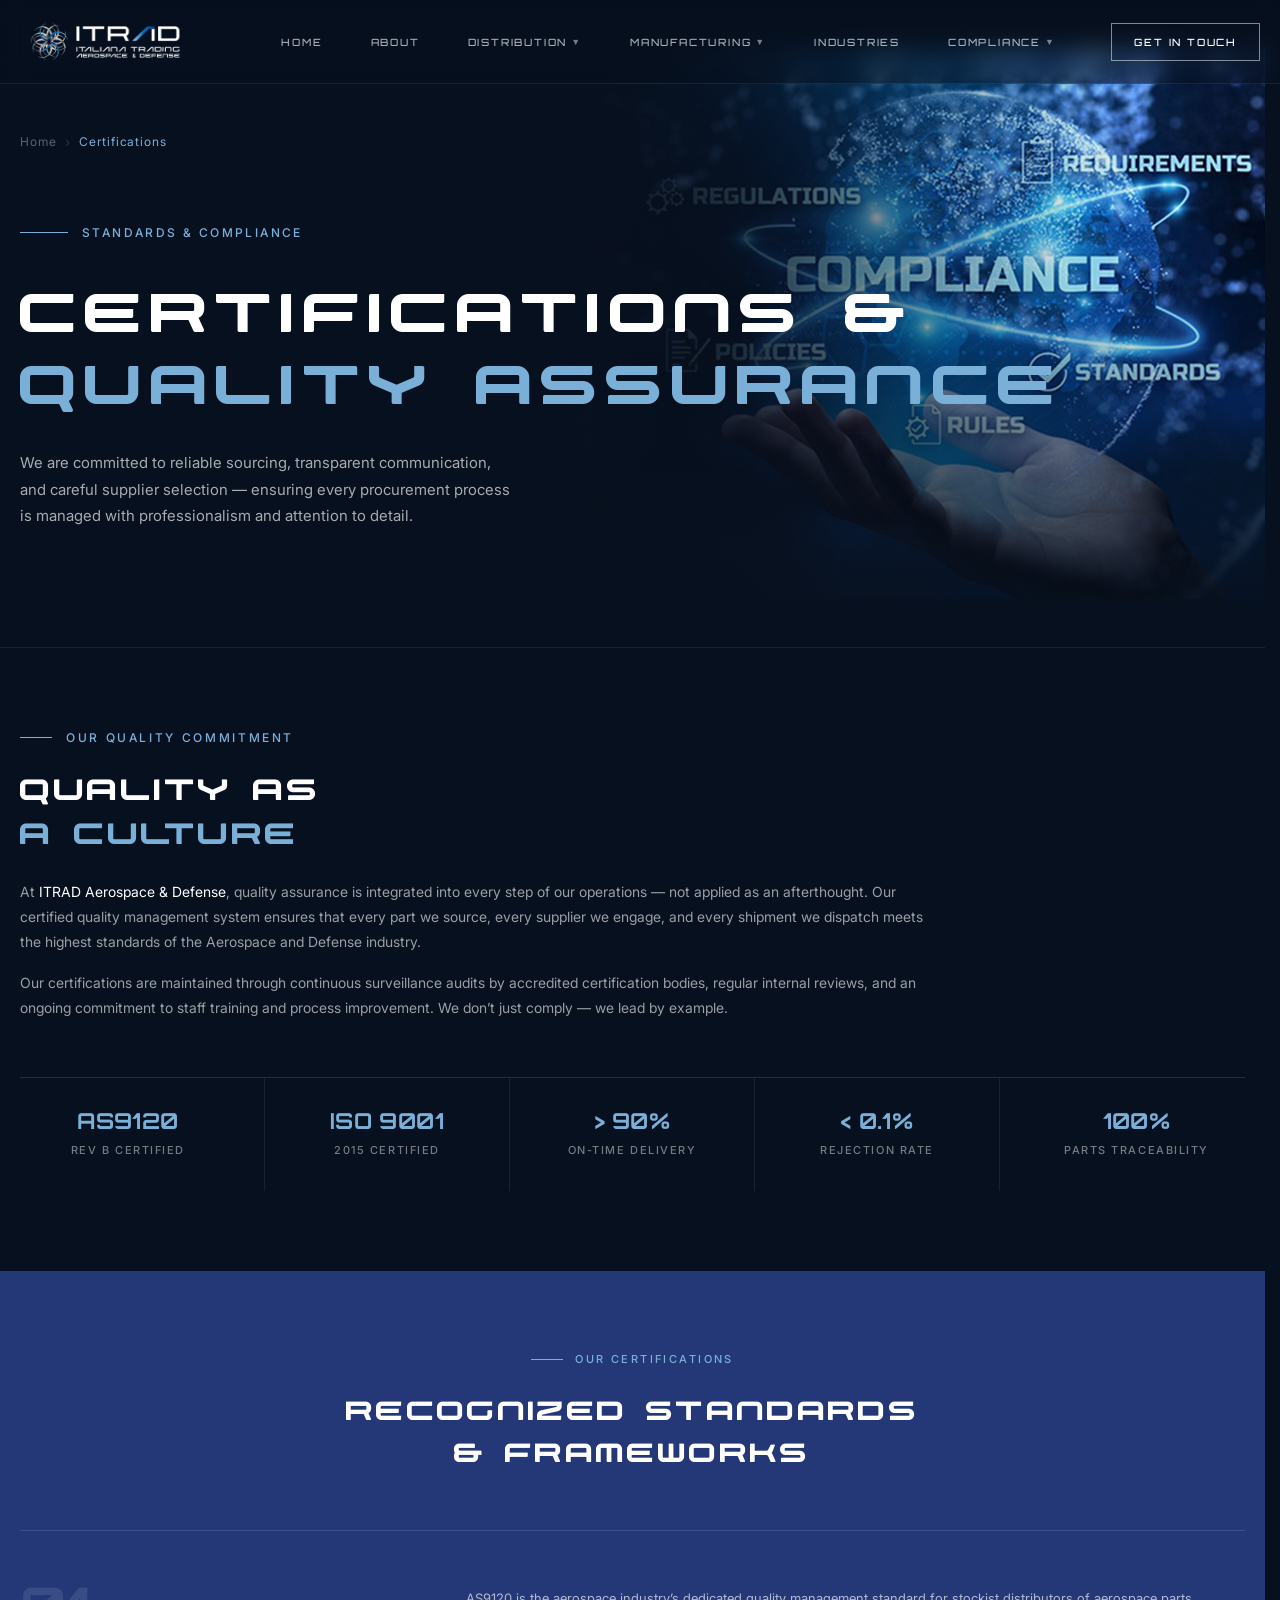
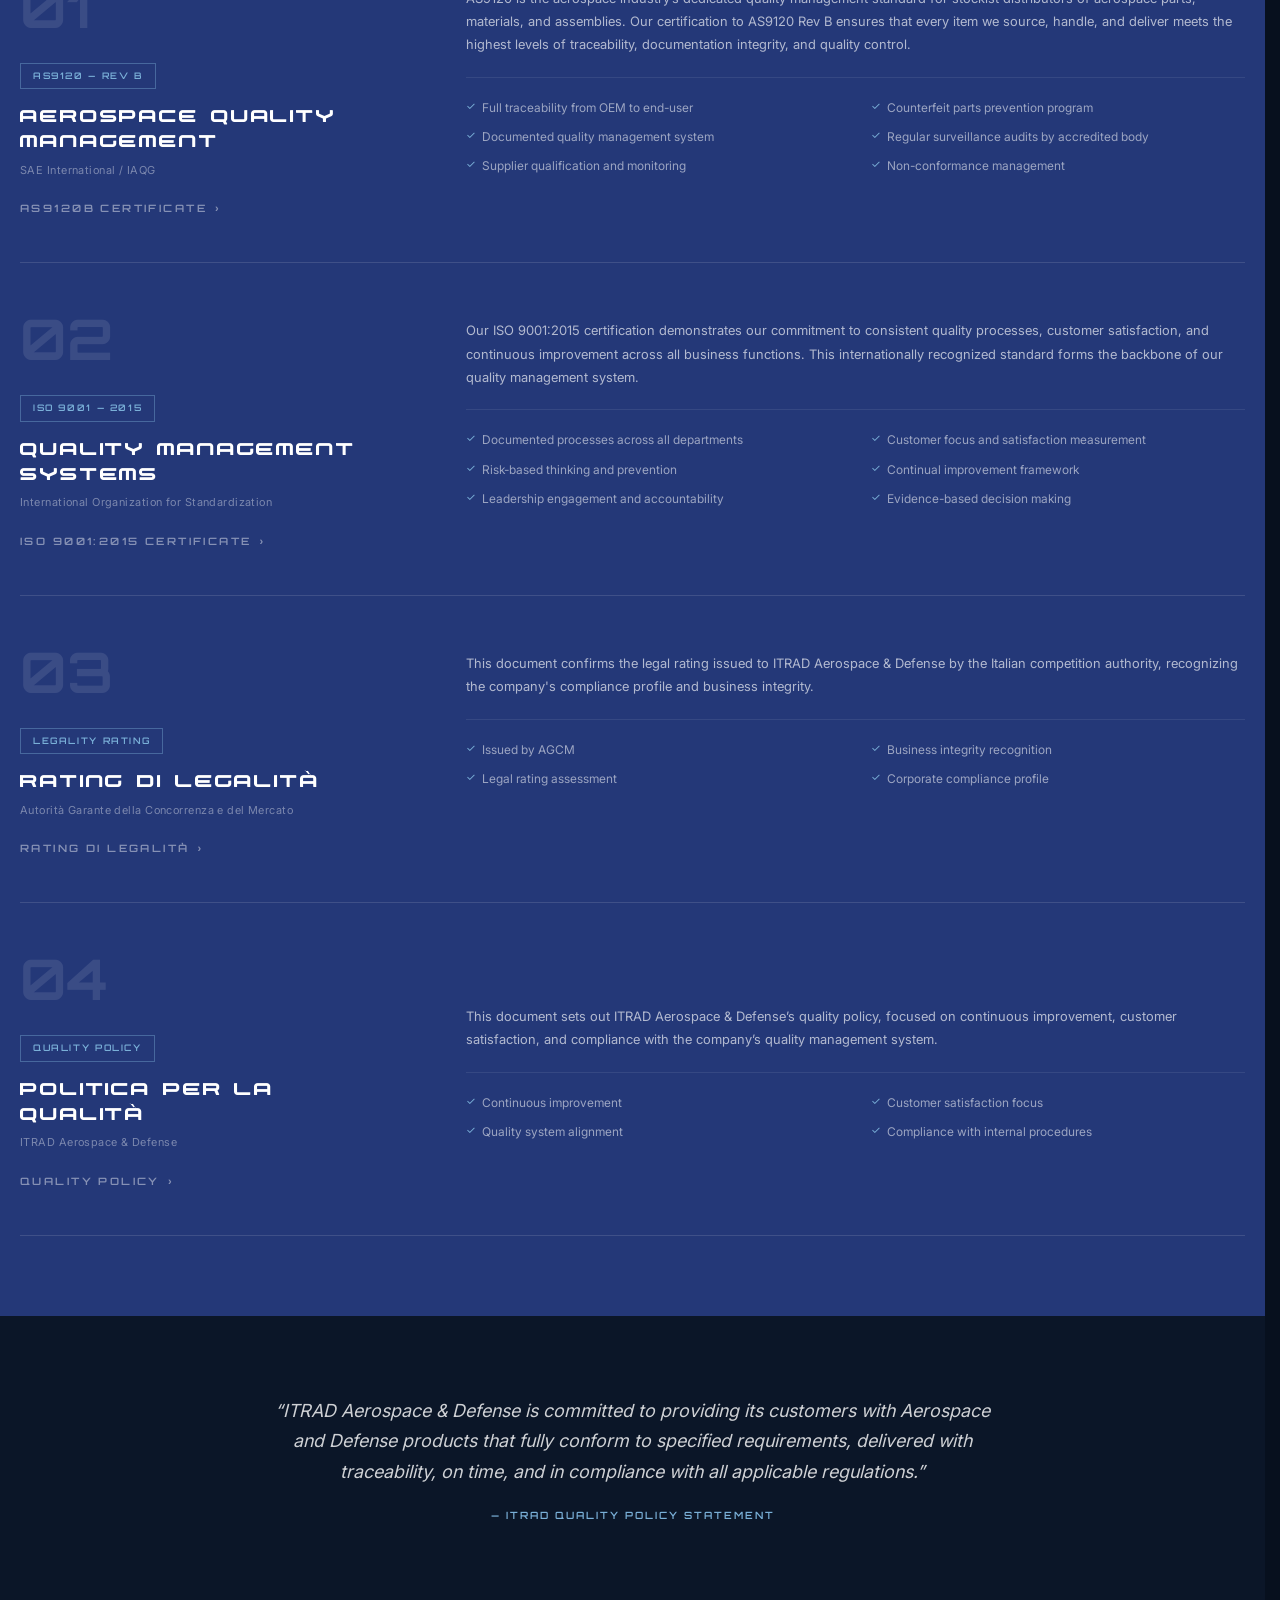
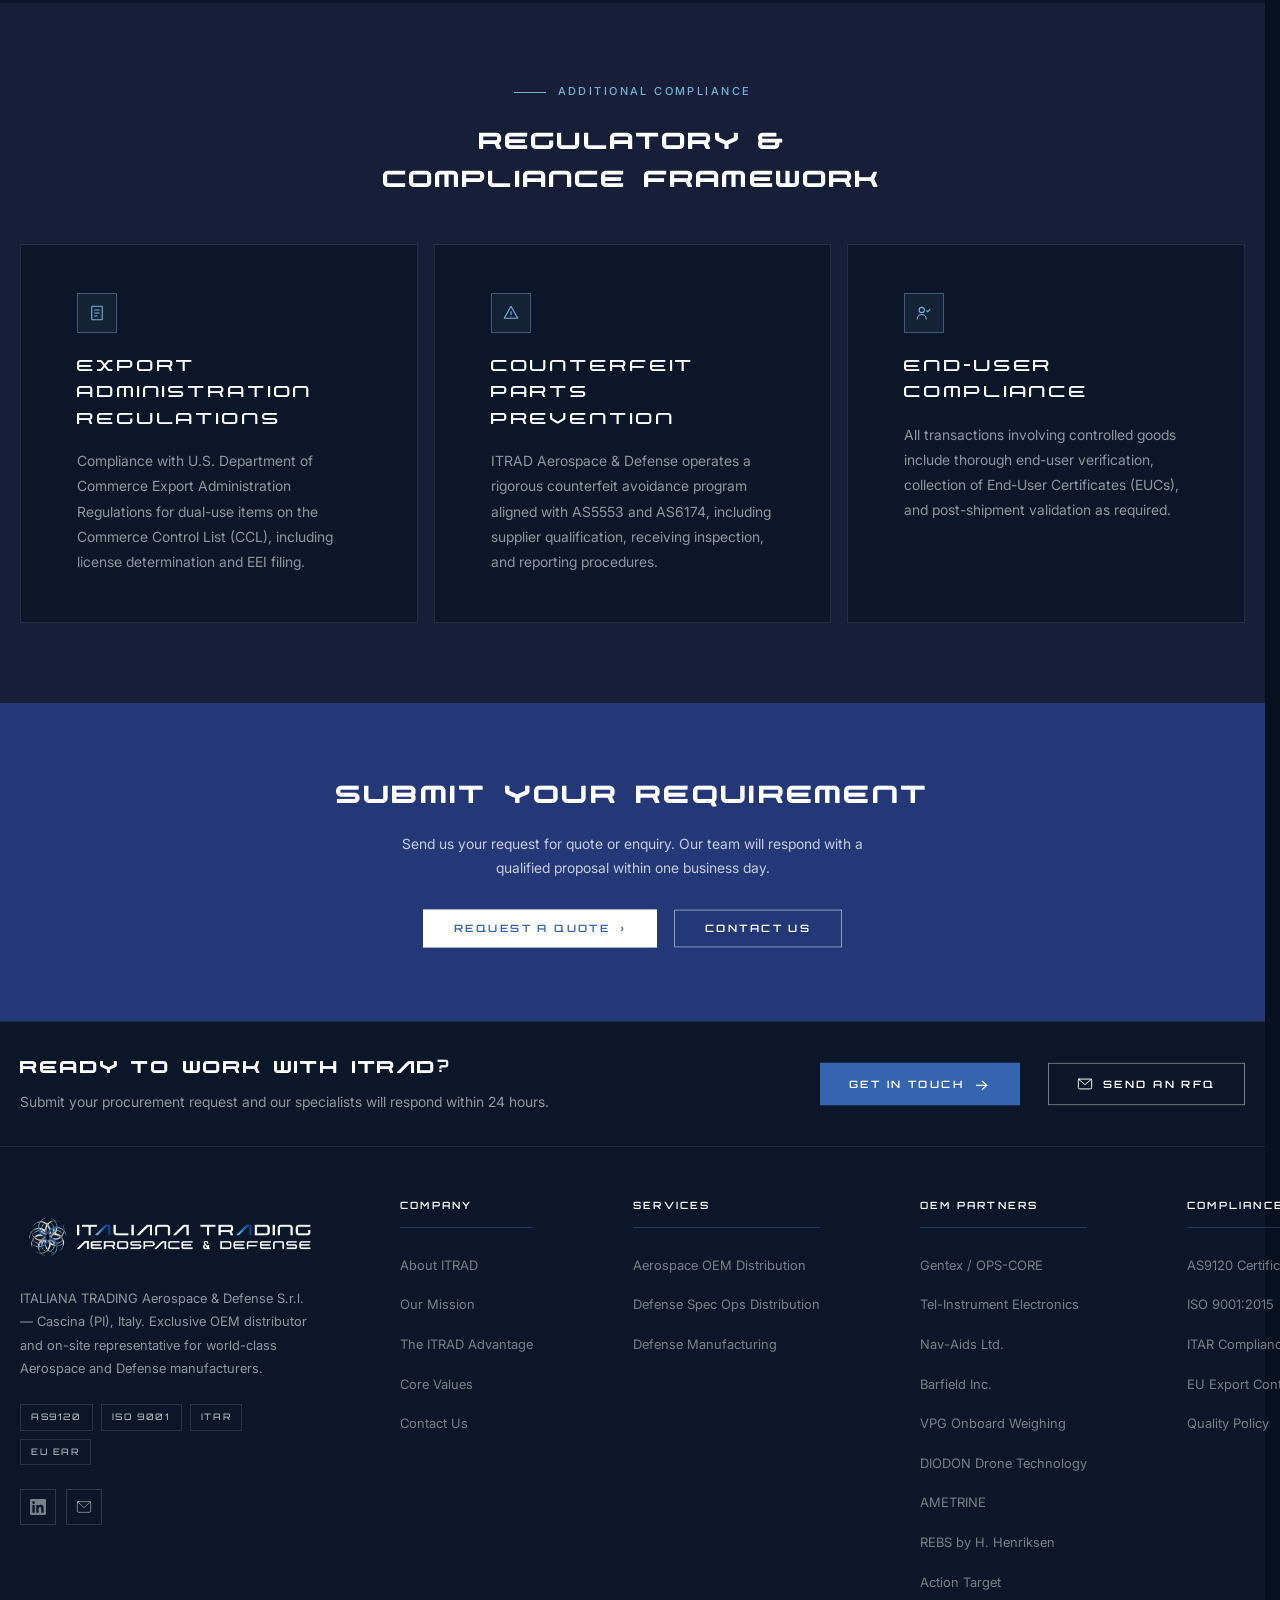
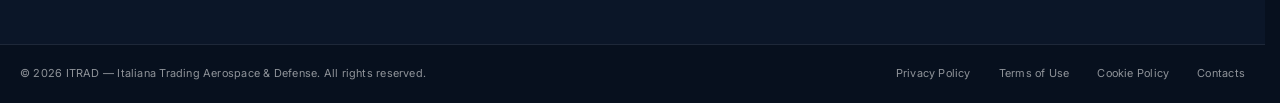
<file: certifications.html>
<!DOCTYPE html>
<html lang="en">
<head>
	<meta charset="UTF-8">
	<meta name="viewport" content="width=device-width, initial-scale=1.0">
	<title>Certifications &amp; Quality Assurance — ITRAD Italiana Trading Aerospace &amp; Defense</title>
	<link rel="icon" type="image/png" href="references/images/favicon.png">
	<link rel="stylesheet" href="css/style.css?v=145">
	<script type="text/javascript">
		var _Hasync = _Hasync || [];
		_Hasync.push(['Histats.start', '1,1976110,4,22,130,30,00011111']);
		_Hasync.push(['Histats.fasi', '1']);
		_Hasync.push(['Histats.track_hits', '']);
		(function() {
			var hs = document.createElement('script'); hs.type = 'text/javascript'; hs.async = true;
			hs.src = ('//s10.histats.com/js15_as.js');
			(document.getElementsByTagName('head')[0] || document.getElementsByTagName('body')[0]).appendChild(hs);
		})();
	</script>
</head>
<body>

	<a class="skip-link" href="#main-content">Skip to main content</a>

	<!-- ============================================================
			 NAVBAR
			 ============================================================ -->
	<header class="navbar">
		<div class="navbar__container">

			<a href="index.html" class="navbar__logo">
				<img
					src="references/images/file_singoli_2nero.png"
					alt="ITRAD — Italiana Trading Aerospace &amp; Defense"
					class="navbar__logo-img"
				>
			</a>

			<div class="navbar__menu">
				<nav aria-label="Main navigation">
					<ul class="navbar__nav">
						<li><a href="index.html">home</a></li>
						<li><a href="about.html">about</a></li>
						<li class="navbar__dropdown">
							<a href="distribution-aerospace.html">
								distribution
								<span class="navbar__caret">&#9660;</span>
							</a>
							<ul class="navbar__submenu">
								<li><a href="distribution-aerospace.html">Aerospace</a></li>
								<li><a href="distribution-defense.html">Defense</a></li>
							</ul>
						</li>
						<li class="navbar__dropdown">
							<a href="manufacturing-defense.html">
								manufacturing
								<span class="navbar__caret">&#9660;</span>
							</a>
							<ul class="navbar__submenu">
								<li><a href="manufacturing-defense.html">Defense - SFS</a></li>
								<li><a href="cerberus.html">Defense - Cerberus</a></li>
								<li><a href="ghost-signals.html">Defense - Ghost Signals</a></li>
								<!--li><a href="itrad-exclusives.html">ITRAD Exclusives</a></li-->
							</ul>
						</li>
						<li><a href="industries.html">industries</a></li>
						<li class="navbar__dropdown">
							<a href="certifications.html">
								compliance
								<span class="navbar__caret">&#9660;</span>
							</a>
							<ul class="navbar__submenu">
								<li class="active"><a href="certifications.html">Certifications</a></li>
								<li><a href="privacy.html">Privacy</a></li>
							</ul>
						</li>
						
					</ul>
				</nav>

				<a href="contact.html#contact" class="navbar__cta">get in touch</a>
			</div>

			<button class="navbar__toggle" aria-label="Toggle navigation" aria-expanded="false">
				<span></span><span></span><span></span>
			</button>

		</div>
	</header>

	<main id="main-content">

	<!-- ============================================================
			 PAGE HERO
			 ============================================================ -->
	<section class="page-hero page-hero--certifications">
		<div class="page-hero__bg page-hero__bg--cover" style="background-image: url('references/images/hero-certificates.jpg')"></div>

		<div class="page-hero__container">
			<nav class="page-hero__breadcrumb" aria-label="Breadcrumb">
				<a href="index.html">Home</a>
				<span class="page-hero__breadcrumb-sep">&#8250;</span>
				<span>Certifications</span>
			</nav>

			<div class="page-hero__content">
				<p class="page-hero__label">Standards &amp; Compliance</p>

				<h1 class="page-hero__headline">
					<span class="page-hero__line--white">certifications&nbsp;&amp;</span>
					<span class="page-hero__line--blue">quality assurance</span>
				</h1>

				<p class="page-hero__subtitle">
					We are committed to reliable sourcing, transparent communication, and careful supplier selection &mdash; ensuring every procurement process is managed with professionalism and attention to detail.
				</p>
			</div>
		</div>
	</section>

	<!-- ============================================================
			 QUALITY AS A CULTURE
			 ============================================================ -->
	<section class="quality-culture">
		<div class="quality-culture__inner">

			<div class="quality-culture__text">
				<p class="quality-culture__label">Our Quality Commitment</p>
				<h2 class="quality-culture__headline">
					<span class="quality-culture__line--white">Quality as</span>
					<span class="quality-culture__line--blue">a Culture</span>
				</h2>
				<div class="quality-culture__body">
					<p>At <span style="color:#ffffff;">ITRAD Aerospace &amp; Defense</span>, quality assurance is integrated into every step of our operations &mdash; not applied as an afterthought. Our certified quality management system ensures that every part we source, every supplier we engage, and every shipment we dispatch meets the highest standards of the Aerospace and Defense industry.</p>
					<p>Our certifications are maintained through continuous surveillance audits by accredited certification bodies, regular internal reviews, and an ongoing commitment to staff training and process improvement. We don&rsquo;t just comply &mdash; we lead by example.</p>
				</div>
			</div>

			<div class="quality-stats">
				<div class="quality-stats__item">
					<span class="quality-stats__value">AS9120</span>
					<span class="quality-stats__label">Rev B Certified</span>
				</div>
				<div class="quality-stats__item">
					<span class="quality-stats__value">ISO 9001</span>
					<span class="quality-stats__label">2015 Certified</span>
				</div>
				<div class="quality-stats__item">
					<span class="quality-stats__value">&gt; 90%</span>
					<span class="quality-stats__label">On-Time Delivery</span>
				</div>
				<div class="quality-stats__item">
					<span class="quality-stats__value">&lt; 0.1%</span>
					<span class="quality-stats__label">Rejection Rate</span>
				</div>
				<div class="quality-stats__item">
					<span class="quality-stats__value">100%</span>
					<span class="quality-stats__label">Parts Traceability</span>
				</div>
			</div>

		</div>
	</section>

	<!-- ============================================================
			 RECOGNIZED STANDARDS & FRAMEWORKS
			 ============================================================ -->
	<section class="cert-standards">
		<div class="cert-standards__inner">
			<p class="cert-standards__label">Our Certifications</p>
			<h2 class="cert-standards__headline">Recognized Standards<br>&amp; Frameworks</h2>

			<div class="cert-row">
				<div class="cert-row__left">
					<span class="cert-row__num" aria-hidden="true">01</span>
					<span class="cert-row__badge">AS9120 &mdash; Rev B</span>
					<h3 class="cert-row__title">Aerospace Quality Management</h3>
					<p class="cert-row__org">SAE International / IAQG</p>
					<a href="references/files/Quality/RINA_9120B.pdf" class="cert-row__pdf">AS9120B Certificate <span aria-hidden="true">&#8250;</span></a>
				</div>
				<div class="cert-row__right">
					<p class="cert-row__desc">AS9120 is the aerospace industry&rsquo;s dedicated quality management standard for stockist distributors of aerospace parts, materials, and assemblies. Our certification to AS9120 Rev B ensures that every item we source, handle, and deliver meets the highest levels of traceability, documentation integrity, and quality control.</p>
					<ul class="cert-row__reqs">
						<li>Full traceability from OEM to end-user</li>
						<li>Counterfeit parts prevention program</li>
						<li>Documented quality management system</li>
						<li>Regular surveillance audits by accredited body</li>
						<li>Supplier qualification and monitoring</li>
						<li>Non-conformance management</li>
					</ul>
				</div>
			</div>

			<div class="cert-row">
				<div class="cert-row__left">
					<span class="cert-row__num" aria-hidden="true">02</span>
					<span class="cert-row__badge">ISO 9001 &mdash; 2015</span>
					<h3 class="cert-row__title">Quality Management Systems</h3>
					<p class="cert-row__org">International Organization for Standardization</p>
					<a href="references/files/Quality/RINA_9001.pdf" class="cert-row__pdf">ISO 9001:2015 Certificate <span aria-hidden="true">&#8250;</span></a>
				</div>
				<div class="cert-row__right">
					<p class="cert-row__desc">Our ISO 9001:2015 certification demonstrates our commitment to consistent quality processes, customer satisfaction, and continuous improvement across all business functions. This internationally recognized standard forms the backbone of our quality management system.</p>
					<ul class="cert-row__reqs">
						<li>Documented processes across all departments</li>
						<li>Customer focus and satisfaction measurement</li>
						<li>Risk-based thinking and prevention</li>
						<li>Continual improvement framework</li>
						<li>Leadership engagement and accountability</li>
						<li>Evidence-based decision making</li>
					</ul>
				</div>
			</div>

			<div class="cert-row">
				<div class="cert-row__left">
					<span class="cert-row__num" aria-hidden="true">03</span>
					<span class="cert-row__badge">Legality Rating</span>
					<h3 class="cert-row__title">Rating di legalità</h3>
					<p class="cert-row__org">Autorità Garante della Concorrenza e del Mercato</p>
					<a href="references/files/Quality/RT21459_Rating-signed.pdf" class="cert-row__pdf">Rating di legalità <span aria-hidden="true">&#8250;</span></a>
				</div>
				<div class="cert-row__right">
					<p class="cert-row__desc">This document confirms the legal rating issued to ITRAD Aerospace &amp; Defense by the Italian competition authority, recognizing the company's compliance profile and business integrity.</p>
					<ul class="cert-row__reqs">
						<li>Issued by AGCM</li>
						<li>Business integrity recognition</li>
						<li>Legal rating assessment</li>
						<li>Corporate compliance profile</li>
					</ul>
				</div>
			</div>

			<div class="cert-row cert-row--center">
				<div class="cert-row__left">
					<span class="cert-row__num" aria-hidden="true">04</span>
					<span class="cert-row__badge">Quality Policy</span>
					<h3 class="cert-row__title">Politica per la Qualità</h3>
					<p class="cert-row__org">ITRAD Aerospace &amp; Defense</p>
					<a href="references/files/Quality/D5.2_01POLITICAPERLAQUALITA.pdf" class="cert-row__pdf">Quality Policy <span aria-hidden="true">&#8250;</span></a>
				</div>
				<div class="cert-row__right">
					<p class="cert-row__desc">This document sets out ITRAD Aerospace &amp; Defense&rsquo;s quality policy, focused on continuous improvement, customer satisfaction, and compliance with the company&rsquo;s quality management system.</p>
					<ul class="cert-row__reqs">
						<li>Continuous improvement</li>
						<li>Customer satisfaction focus</li>
						<li>Quality system alignment</li>
						<li>Compliance with internal procedures</li>
					</ul>
				</div>
			</div>

		</div>
	</section>

	<!-- ============================================================
			 QUALITY POLICY QUOTE
			 ============================================================ -->
	<section class="quality-quote">
		<div class="quality-quote__inner">
			<p class="quality-quote__text">&ldquo;ITRAD Aerospace & Defense is committed to providing its customers with Aerospace and Defense products that fully conform to specified requirements, delivered with traceability, on time, and in compliance with all applicable regulations.&rdquo;</p>
			<p class="quality-quote__attr">&mdash; ITRAD Quality Policy Statement</p>
		</div>
	</section>

	<!-- ============================================================
			 ADDITIONAL COMPLIANCE
			 ============================================================ -->
	<section class="compliance">
		<div class="compliance__inner">
			<p class="compliance__label">Additional Compliance</p>
			<h2 class="compliance__headline">Regulatory &amp;<br>Compliance Framework</h2>

			<div class="compliance__grid">
				<div class="compliance__card">
					<div class="compliance__card-icon">
						<svg xmlns="http://www.w3.org/2000/svg" width="18" height="18" viewBox="0 0 24 24" fill="none" stroke="currentColor" stroke-width="1.5" stroke-linecap="round" stroke-linejoin="round" aria-hidden="true"><rect x="5" y="3" width="14" height="18" rx="1"/><path d="M9 8h6M9 12h6M9 16h3"/></svg>
					</div>
					<p class="compliance__card-title">Export Administration Regulations</p>
					<p class="compliance__card-desc">Compliance with U.S. Department of Commerce Export Administration Regulations for dual-use items on the Commerce Control List (CCL), including license determination and EEI filing.</p>
				</div>

				<div class="compliance__card">
					<div class="compliance__card-icon">
						<svg xmlns="http://www.w3.org/2000/svg" width="18" height="18" viewBox="0 0 24 24" fill="none" stroke="currentColor" stroke-width="1.5" stroke-linecap="round" stroke-linejoin="round" aria-hidden="true"><path d="M12 3l9 16H3l9-16z"/><path d="M12 10v4M12 17h.01"/></svg>
					</div>
					<p class="compliance__card-title">Counterfeit Parts Prevention</p>
					<p class="compliance__card-desc">ITRAD Aerospace & Defense operates a rigorous counterfeit avoidance program aligned with AS5553 and AS6174, including supplier qualification, receiving inspection, and reporting procedures.</p>
				</div>

				<div class="compliance__card">
					<div class="compliance__card-icon">
						<svg xmlns="http://www.w3.org/2000/svg" width="18" height="18" viewBox="0 0 24 24" fill="none" stroke="currentColor" stroke-width="1.5" stroke-linecap="round" stroke-linejoin="round" aria-hidden="true"><circle cx="9" cy="8" r="3.5"/><path d="M3 20c0-3.3 2.7-6 6-6s6 2.7 6 6"/><path d="M15.5 9l1.5 1.5L20 7"/></svg>
					</div>
					<p class="compliance__card-title">End-User Compliance</p>
					<p class="compliance__card-desc">All transactions involving controlled goods include thorough end-user verification, collection of End-User Certificates (EUCs), and post-shipment validation as required.</p>
				</div>
			</div>
		</div>
	</section>

	<!-- ============================================================
			 SUBMIT REQUIREMENT BANNER
			 ============================================================ -->
	<section class="submit-banner">
		<div class="submit-banner__inner">
			<h2 class="submit-banner__headline">Submit Your Requirement</h2>
			<p class="submit-banner__sub">Send us your request for quote or enquiry. Our team will respond with a qualified proposal within one business day.</p>
			<div class="submit-banner__actions">
				<a href="contact.html#contact" class="submit-banner__btn submit-banner__btn--filled">Request a Quote <span>&#8250;</span></a>
				<a href="contact.html" class="submit-banner__btn submit-banner__btn--outline">Contact Us</a>
			</div>
		</div>
	</section>

	<!-- ============================================================
			 PRE-FOOTER CTA
			 ============================================================ -->
	<section class="prefooter">
		<div class="prefooter__container">
			<div class="prefooter__left">
				<h2 class="prefooter__headline">ready to work with <span class="prefooter__brand">ITRAD</span><span class="prefooter__qmark">?</span></h2>
				<p class="prefooter__sub">Submit your procurement request and our specialists will respond within 24 hours.</p>
			</div>
			<div class="prefooter__actions">
				<a href="contact.html#contact" class="prefooter__btn prefooter__btn--filled">Get in Touch <span class="prefooter__arrow">&#8594;</span></a>
				<a href="mailto:rfq@itradaerospace.com" class="prefooter__btn prefooter__btn--outline">
					<svg xmlns="http://www.w3.org/2000/svg" width="16" height="16" viewBox="0 0 24 24" fill="none" stroke="currentColor" stroke-width="1.5" stroke-linecap="round" stroke-linejoin="round"><rect x="2" y="4" width="20" height="16" rx="2"/><polyline points="2,4 12,13 22,4"/></svg>
					Send an RFQ
				</a>
			</div>
		</div>
	</section>

	<!-- ============================================================
			 FOOTER
			 ============================================================ -->
	</main>

	<footer class="footer">

		<div class="footer__main">
			<div class="footer__container">

				<div class="footer__brand">
					<a href="index.html" class="footer__logo">
						<img src="references/images/file_singoli_3 (nero).png" alt="ITRAD — Italiana Trading Aerospace & Defense" class="footer__logo-img">
					</a>
					<p class="footer__about">ITALIANA TRADING Aerospace &amp; Defense S.r.l. &mdash; Cascina (PI), Italy. Exclusive OEM distributor and on-site representative for world-class Aerospace and Defense manufacturers.</p>
					<div class="footer__certs">
						<span class="footer__cert">AS9120</span>
						<span class="footer__cert">ISO 9001</span>
						<span class="footer__cert">ITAR</span>
						<span class="footer__cert">EU EAR</span>
					</div>
					<div class="footer__socials">
						<a href="https://www.linkedin.com/company/itrad-aerodefense/posts/?feedView=all" target="_blank" rel="noopener" class="footer__social" aria-label="LinkedIn">
							<svg xmlns="http://www.w3.org/2000/svg" width="16" height="16" viewBox="0 0 24 24" fill="currentColor"><path d="M20.447 20.452h-3.554v-5.569c0-1.328-.027-3.037-1.852-3.037-1.853 0-2.136 1.445-2.136 2.939v5.667H9.351V9h3.414v1.561h.046c.477-.9 1.637-1.85 3.37-1.85 3.601 0 4.267 2.37 4.267 5.455v6.286zM5.337 7.433a2.062 2.062 0 0 1-2.063-2.065 2.064 2.064 0 1 1 2.063 2.065zm1.782 13.019H3.555V9h3.564v11.452zM22.225 0H1.771C.792 0 0 .774 0 1.729v20.542C0 23.227.792 24 1.771 24h20.451C23.2 24 24 23.227 24 22.271V1.729C24 .774 23.2 0 22.222 0h.003z"/></svg>
						</a>
						<a href="mailto:info@itradaerospace.com" class="footer__social" aria-label="Email">
							<svg xmlns="http://www.w3.org/2000/svg" width="16" height="16" viewBox="0 0 24 24" fill="none" stroke="currentColor" stroke-width="1.5" stroke-linecap="round" stroke-linejoin="round"><rect x="2" y="4" width="20" height="16" rx="2"/><polyline points="2,4 12,13 22,4"/></svg>
						</a>
					</div>
				</div>

				<nav class="footer__nav" aria-label="Footer navigation">
					<div class="footer__col">
						<h4 class="footer__col-title">Company</h4>
						<ul class="footer__col-list">
							<li><a href="about.html">About ITRAD</a></li>
							<li><a href="about.html#mission">Our Mission</a></li>
							<li><a href="about.html#advantage">The ITRAD Advantage</a></li>
							<li><a href="about.html#values">Core Values</a></li>
							<li><a href="contact.html">Contact Us</a></li>
						</ul>
					</div>
					<div class="footer__col">
						<h4 class="footer__col-title">Services</h4>
						<ul class="footer__col-list">
							<li><a href="distribution-aerospace.html">Aerospace OEM Distribution</a></li>
							<li><a href="distribution-defense.html">Defense Spec Ops Distribution</a></li>
							<li><a href="manufacturing-defense.html">Defense Manufacturing</a></li>
						</ul>
					</div>
					<div class="footer__col">
						<h4 class="footer__col-title">OEM Partners</h4>
						<ul class="footer__col-list">
							<li><a href="distribution-defense.html">Gentex / OPS-CORE</a></li>
							<li><a href="distribution-aerospace.html">Tel-Instrument Electronics</a></li>
							<li><a href="distribution-aerospace.html">Nav-Aids Ltd.</a></li>
							<li><a href="distribution-aerospace.html">Barfield Inc.</a></li>
							<li><a href="distribution-aerospace.html">VPG Onboard Weighing</a></li>
							<li><a href="distribution-defense.html">DIODON Drone Technology</a></li>
							<li><a href="distribution-defense.html">AMETRINE</a></li>
							<li><a href="distribution-defense.html">REBS by H. Henriksen</a></li>
							<li><a href="distribution-defense.html">Action Target</a></li>
						</ul>
					</div>
					<div class="footer__col">
						<h4 class="footer__col-title">Compliance</h4>
						<ul class="footer__col-list">
							<li><a href="certifications.html">AS9120 Certification</a></li>
							<li><a href="certifications.html">ISO 9001:2015</a></li>
							<li><a href="certifications.html">ITAR Compliance</a></li>
							<li><a href="certifications.html">EU Export Control</a></li>
							<li><a href="certifications.html">Quality Policy</a></li>
						</ul>
					</div>
				</nav>

			</div>
		</div>

		<div class="footer__bottom">
			<div class="footer__bottom-container">
				<p class="footer__copyright">&copy; 2026 ITRAD &mdash; Italiana Trading Aerospace &amp; Defense. All rights reserved.</p>
				<nav class="footer__legal">
					<a href="privacy.html">Privacy Policy</a>
					<a href="#">Terms of Use</a>
					<a href="#">Cookie Policy</a>
					<a href="contact.html">Contacts</a>
				</nav>
			</div>
		</div>

	</footer>

	<script src="js/main.js" defer></script>
</body>
</html>
</file>
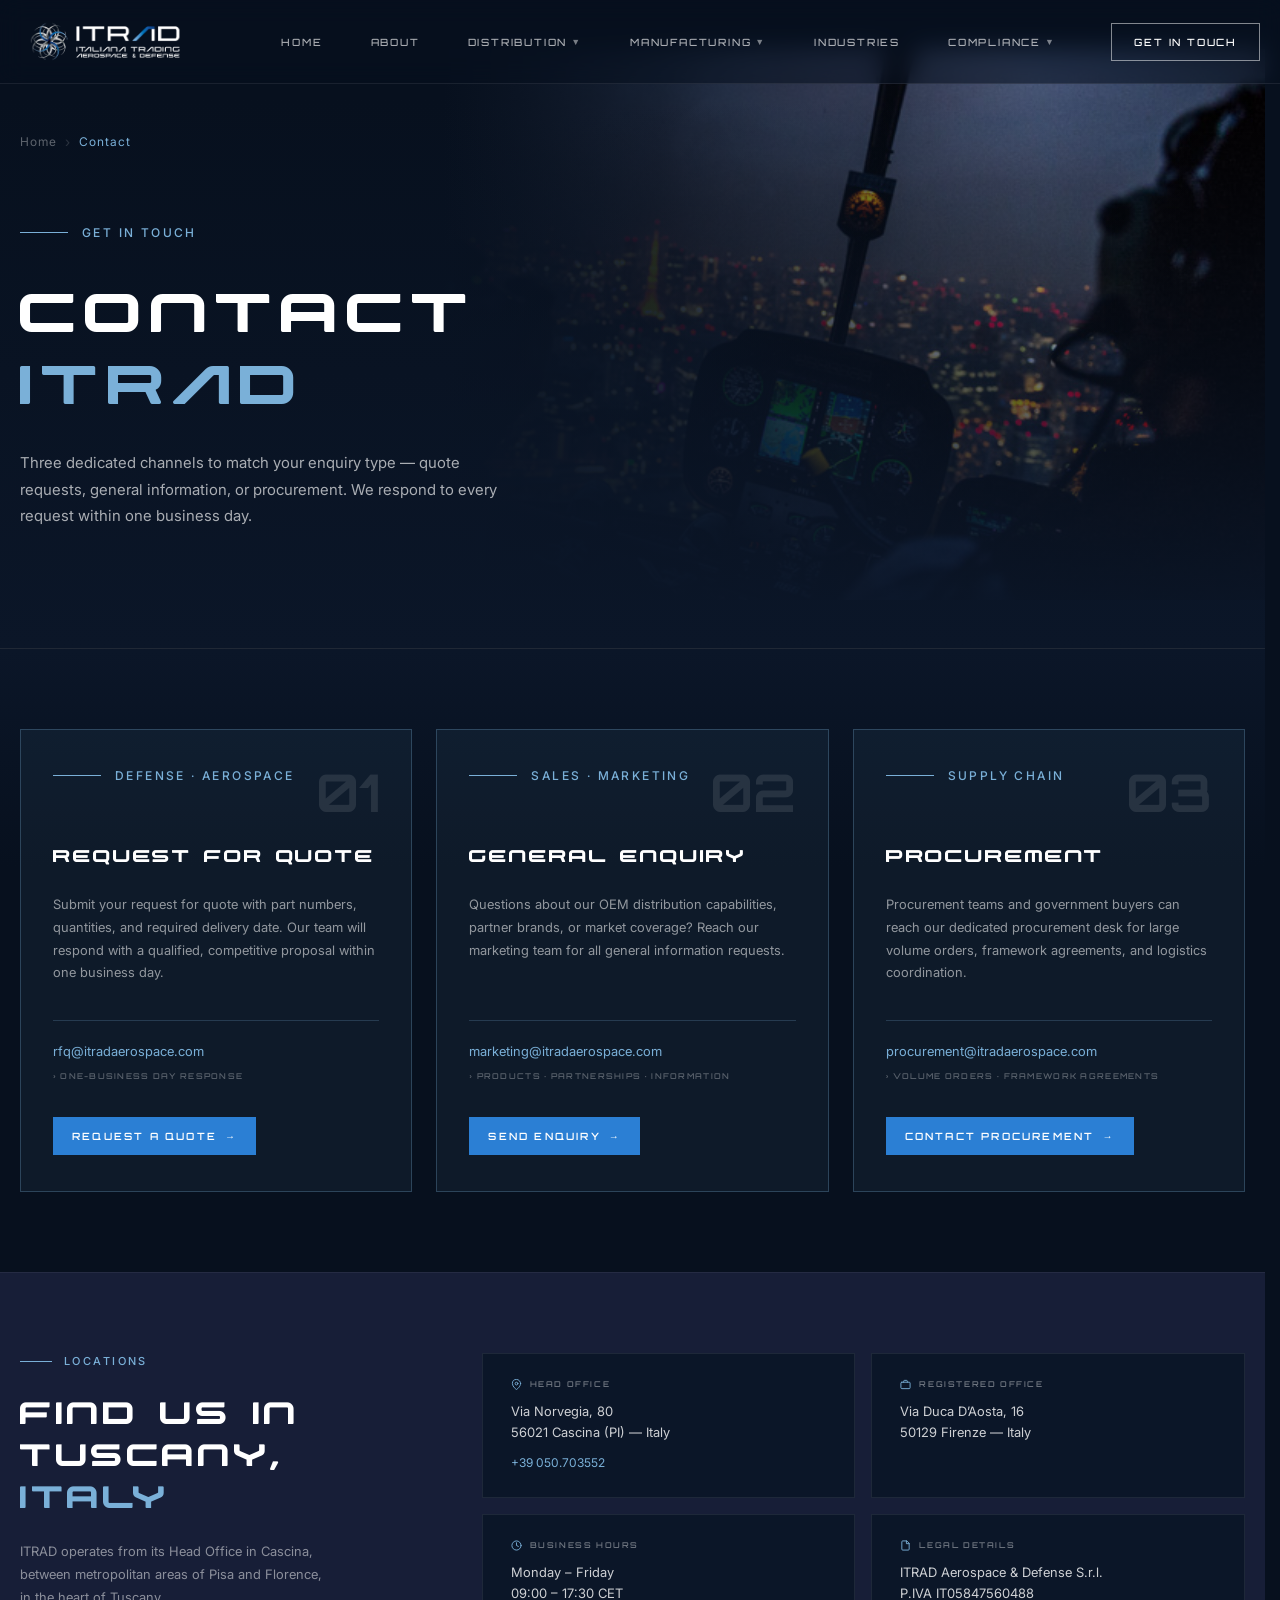
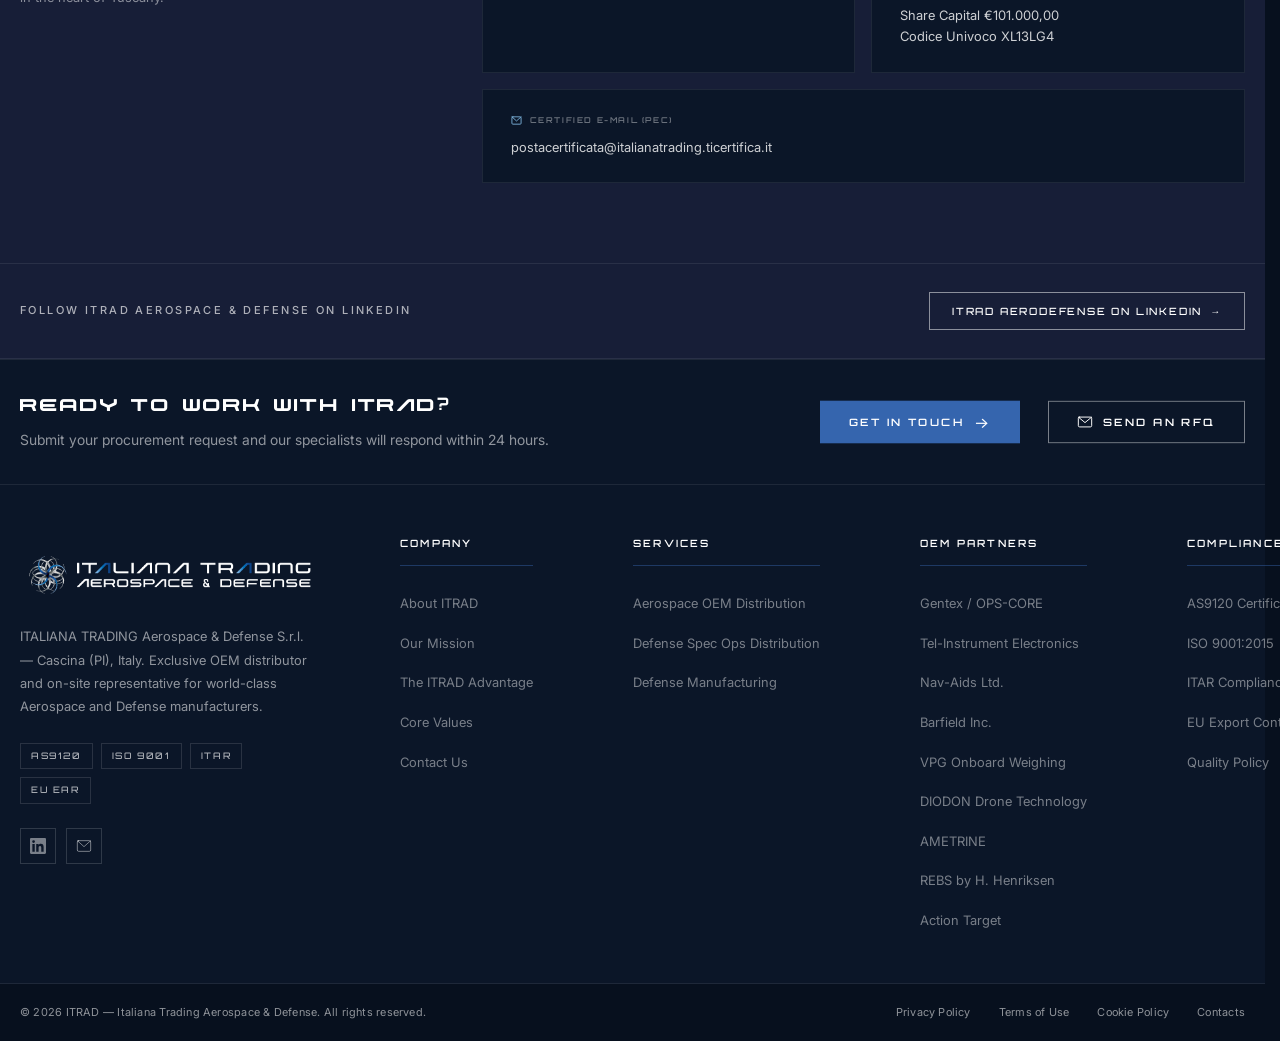
<file: contact.html>
<!DOCTYPE html>
<html lang="en">
<head>
	<meta charset="UTF-8">
	<meta name="viewport" content="width=device-width, initial-scale=1.0">
	<title>Contact — ITRAD Italiana Trading Aerospace &amp; Defense</title>
	<link rel="icon" type="image/png" href="references/images/favicon.png">
	<link rel="stylesheet" href="css/style.css?v=145">
	<script type="text/javascript">
		var _Hasync = _Hasync || [];
		_Hasync.push(['Histats.start', '1,1976110,4,22,130,30,00011111']);
		_Hasync.push(['Histats.fasi', '1']);
		_Hasync.push(['Histats.track_hits', '']);
		(function() {
			var hs = document.createElement('script'); hs.type = 'text/javascript'; hs.async = true;
			hs.src = ('//s10.histats.com/js15_as.js');
			(document.getElementsByTagName('head')[0] || document.getElementsByTagName('body')[0]).appendChild(hs);
		})();
	</script>
</head>
<body>

	<a class="skip-link" href="#main-content">Skip to main content</a>

	<!-- ============================================================
			 NAVBAR
			 ============================================================ -->
	<header class="navbar">
		<div class="navbar__container">

			<a href="index.html" class="navbar__logo">
				<img
					src="references/images/file_singoli_2nero.png"
					alt="ITRAD — Italiana Trading Aerospace &amp; Defense"
					class="navbar__logo-img"
				>
			</a>

			<div class="navbar__menu">
				<nav aria-label="Main navigation">
					<ul class="navbar__nav">
						<li><a href="index.html">home</a></li>
						<li><a href="about.html">about</a></li>
						<li class="navbar__dropdown">
							<a href="distribution-aerospace.html">
								distribution
								<span class="navbar__caret">&#9660;</span>
							</a>
							<ul class="navbar__submenu">
								<li><a href="distribution-aerospace.html">Aerospace</a></li>
								<li><a href="distribution-defense.html">Defense</a></li>
							</ul>
						</li>
						<li class="navbar__dropdown">
							<a href="manufacturing-defense.html">
								manufacturing
								<span class="navbar__caret">&#9660;</span>
							</a>
							<ul class="navbar__submenu">
								<li><a href="manufacturing-defense.html">Defense - SFS</a></li>
								<li><a href="cerberus.html">Defense - Cerberus</a></li>
								<li><a href="ghost-signals.html">Defense - Ghost Signals</a></li>
								<!--li><a href="itrad-exclusives.html">ITRAD Exclusives</a></li-->
							</ul>
						</li>
						<li><a href="industries.html">industries</a></li>
						<li class="navbar__dropdown">
							<a href="certifications.html">
								compliance
								<span class="navbar__caret">&#9660;</span>
							</a>
							<ul class="navbar__submenu">
								<li><a href="certifications.html">Certifications</a></li>
								<li><a href="privacy.html">Privacy</a></li>
							</ul>
						</li>
						
					</ul>
				</nav>

				<a href="contact.html#contact" class="navbar__cta">get in touch</a>
			</div>

			<button class="navbar__toggle" aria-label="Toggle navigation" aria-expanded="false">
				<span></span><span></span><span></span>
			</button>

		</div>
	</header>

	<main id="main-content">

	<!-- ============================================================
			 PAGE HERO
			 ============================================================ -->
	<section class="page-hero page-hero--contact">
		<div class="page-hero__bg page-hero__bg--cover" style="background-image: url('references/images/from_heli.jpg')"></div>

		<div class="page-hero__container">
			<nav class="page-hero__breadcrumb" aria-label="Breadcrumb">
				<a href="index.html">Home</a>
				<span class="page-hero__breadcrumb-sep">&#8250;</span>
				<span>Contact</span>
			</nav>

			<div class="page-hero__content">
				<p class="page-hero__label">Get in Touch</p>

				<h1 class="page-hero__headline">
					<span class="page-hero__line--white">contact</span>
					<span class="page-hero__line--blue">ITRAD</span>
				</h1>

				<p class="page-hero__subtitle">
					Three dedicated channels to match your enquiry type &mdash; quote requests, general
					information, or procurement. We respond to every request within one business day.
				</p>
			</div>
		</div>
	</section>

	<!-- ============================================================
			 CONTACT CHANNELS
			 ============================================================ -->
	<section class="contact-channels" id="contact">
		<div class="contact-channels__inner">

			<!-- 01 — Request for Quote -->
			<div class="contact-card">
				<div class="contact-card__header">
					<div class="contact-card__division">
						<div class="division__icon-box">
							<svg xmlns="http://www.w3.org/2000/svg" width="12" height="12" viewBox="0 0 24 24" fill="none" stroke="#7AB0D8" stroke-width="2" stroke-linecap="round" stroke-linejoin="round"><path d="M12 2L2 7l10 5 10-5-10-5z"/><path d="M2 17l10 5 10-5"/><path d="M2 12l10 5 10-5"/></svg>
						</div>
						<span class="contact-card__division-label">Defense &middot; Aerospace</span>
					</div>
					<span class="contact-card__num">01</span>
				</div>

				<h3 class="contact-card__title">Request for Quote</h3>

				<p class="contact-card__body">Submit your request for quote with part numbers, quantities, and required delivery date. Our team will respond with a qualified, competitive proposal within one business day.</p>

				<div class="contact-card__meta">
					<a href="mailto:rfq@itradaerospace.com" class="contact-card__email">rfq@itradaerospace.com</a>
					<span class="contact-card__tag">&#8250; One-business day response</span>
				</div>

				<a href="mailto:rfq@itradaerospace.com" class="contact-card__btn">Request a Quote <span>&#8594;</span></a>
			</div>

			<!-- 02 — General Enquiry -->
			<div class="contact-card">
				<div class="contact-card__header">
					<div class="contact-card__division">
						<div class="division__icon-box">
							<svg xmlns="http://www.w3.org/2000/svg" width="12" height="12" viewBox="0 0 24 24" fill="none" stroke="#7AB0D8" stroke-width="2" stroke-linecap="round" stroke-linejoin="round"><rect x="2" y="4" width="20" height="16" rx="2"/><polyline points="2,4 12,13 22,4"/></svg>
						</div>
						<span class="contact-card__division-label">Sales &middot; Marketing</span>
					</div>
					<span class="contact-card__num">02</span>
				</div>

				<h3 class="contact-card__title">General Enquiry</h3>

				<p class="contact-card__body">Questions about our OEM distribution capabilities, partner brands, or market coverage? Reach our marketing team for all general information requests.</p>

				<div class="contact-card__meta">
					<a href="mailto:marketing@itradaerospace.com" class="contact-card__email">marketing@itradaerospace.com</a>
					<span class="contact-card__tag">&#8250; Products &middot; Partnerships &middot; Information</span>
				</div>

				<a href="mailto:marketing@itradaerospace.com" class="contact-card__btn">Send Enquiry <span>&#8594;</span></a>
			</div>

			<!-- 03 — Procurement -->
			<div class="contact-card">
				<div class="contact-card__header">
					<div class="contact-card__division">
						<div class="division__icon-box">
							<svg xmlns="http://www.w3.org/2000/svg" width="12" height="12" viewBox="0 0 24 24" fill="none" stroke="#7AB0D8" stroke-width="2" stroke-linecap="round" stroke-linejoin="round"><path d="M3 3h2l.4 2M7 13h10l4-8H5.4M7 13L5.4 5M7 13l-1.5 7h11"/><circle cx="9" cy="21" r="1"/><circle cx="19" cy="21" r="1"/></svg>
						</div>
						<span class="contact-card__division-label">Supply Chain</span>
					</div>
					<span class="contact-card__num">03</span>
				</div>

				<h3 class="contact-card__title">Procurement</h3>

				<p class="contact-card__body">Procurement teams and government buyers can reach our dedicated procurement desk for large volume orders, framework agreements, and logistics coordination.</p>

				<div class="contact-card__meta">
					<a href="mailto:procurement@itradaerospace.com" class="contact-card__email">procurement@itradaerospace.com</a>
					<span class="contact-card__tag">&#8250; Volume orders &middot; Framework agreements</span>
				</div>

				<a href="mailto:procurement@itradaerospace.com" class="contact-card__btn">Contact Procurement <span>&#8594;</span></a>
			</div>

		</div>
	</section>

	<!-- ============================================================
			 LOCATIONS
			 ============================================================ -->
	<section class="locations">
		<div class="locations__inner">

			<div class="locations__left">
				<p class="locations__label">Locations</p>
				<h2 class="locations__headline">
					<span class="locations__line--white">Find us in</span>
					<span class="locations__line--white">Tuscany,</span>
					<span class="locations__line--blue">Italy</span>
				</h2>
				<p class="locations__body">ITRAD operates from its Head Office in Cascina,<br>between metropolitan areas of Pisa and Florence,<br>in the heart of Tuscany.</p>
			</div>

			<div class="locations__right">
				<div class="locations__grid">

					<div class="locations__card">
						<p class="locations__card-label">
							<svg xmlns="http://www.w3.org/2000/svg" width="11" height="11" viewBox="0 0 24 24" fill="none" stroke="#7AB0D8" stroke-width="2" stroke-linecap="round" stroke-linejoin="round"><path d="M21 10c0 7-9 13-9 13s-9-6-9-13a9 9 0 0 1 18 0z"/><circle cx="12" cy="10" r="3"/></svg>
							Head Office
						</p>
						<p class="locations__card-value">Via Norvegia, 80<br>56021 Cascina (PI) &mdash; Italy</p>
						<p class="locations__card-value locations__card-value--phone">+39 050.703552</p>
					</div>

					<div class="locations__card">
						<p class="locations__card-label">
							<svg xmlns="http://www.w3.org/2000/svg" width="11" height="11" viewBox="0 0 24 24" fill="none" stroke="#7AB0D8" stroke-width="2" stroke-linecap="round" stroke-linejoin="round"><rect x="2" y="7" width="20" height="14" rx="2"/><path d="M16 7V5a2 2 0 0 0-2-2h-4a2 2 0 0 0-2 2v2"/></svg>
							Registered Office
						</p>
						<p class="locations__card-value">Via Duca D&rsquo;Aosta, 16<br>50129 Firenze &mdash; Italy</p>
					</div>

					<div class="locations__card">
						<p class="locations__card-label">
							<svg xmlns="http://www.w3.org/2000/svg" width="11" height="11" viewBox="0 0 24 24" fill="none" stroke="#7AB0D8" stroke-width="2" stroke-linecap="round" stroke-linejoin="round"><circle cx="12" cy="12" r="10"/><polyline points="12 6 12 12 16 14"/></svg>
							Business Hours
						</p>
						<p class="locations__card-value">Monday &ndash; Friday<br>09:00 &ndash; 17:30 CET</p>
					</div>

					<div class="locations__card">
						<p class="locations__card-label">
							<svg xmlns="http://www.w3.org/2000/svg" width="11" height="11" viewBox="0 0 24 24" fill="none" stroke="#7AB0D8" stroke-width="2" stroke-linecap="round" stroke-linejoin="round"><path d="M14 2H6a2 2 0 0 0-2 2v16a2 2 0 0 0 2 2h12a2 2 0 0 0 2-2V8z"/><polyline points="14 2 14 8 20 8"/></svg>
							Legal Details
						</p>
						<p class="locations__card-value">ITRAD Aerospace &amp; Defense S.r.l.<br>P.IVA IT05847560488<br>Share Capital &euro;101.000,00<br>Codice Univoco XL13LG4</p>
					</div>

					<div class="locations__card locations__card--full">
						<p class="locations__card-label">
							<svg xmlns="http://www.w3.org/2000/svg" width="11" height="11" viewBox="0 0 24 24" fill="none" stroke="#7AB0D8" stroke-width="2" stroke-linecap="round" stroke-linejoin="round"><rect x="2" y="4" width="20" height="16" rx="2"/><polyline points="2,4 12,13 22,4"/></svg>
							Certified E-Mail (PEC)
						</p>
						<p class="locations__card-value">postacertificata@italianatrading.ticertifica.it</p>
					</div>

				</div>
			</div>

		</div>
	</section>

	<!-- ============================================================
			 LINKEDIN BANNER
			 ============================================================ -->
	<section class="linkedin-banner">
		<div class="linkedin-banner__inner">
			<p class="linkedin-banner__label">Follow ITRAD Aerospace & Defense on LinkedIn</p>
			<a href="https://www.linkedin.com/company/itrad-aerodefense/posts/?feedView=all" target="_blank" rel="noopener" class="linkedin-banner__btn">
				ITRAD AeroDefense on LinkedIn <span>&#8594;</span>
			</a>
		</div>
	</section>

	<!-- ============================================================
			 PRE-FOOTER CTA
			 ============================================================ -->
	<section class="prefooter">
		<div class="prefooter__container">
			<div class="prefooter__left">
				<h2 class="prefooter__headline">ready to work with <span class="prefooter__brand">ITRAD</span><span class="prefooter__qmark">?</span></h2>
				<p class="prefooter__sub">Submit your procurement request and our specialists will respond within 24 hours.</p>
			</div>
			<div class="prefooter__actions">
				<a href="mailto:rfq@itradaerospace.com" class="prefooter__btn prefooter__btn--filled">Get in Touch <span class="prefooter__arrow">&#8594;</span></a>
				<a href="mailto:rfq@itradaerospace.com" class="prefooter__btn prefooter__btn--outline">
					<svg xmlns="http://www.w3.org/2000/svg" width="16" height="16" viewBox="0 0 24 24" fill="none" stroke="currentColor" stroke-width="1.5" stroke-linecap="round" stroke-linejoin="round"><rect x="2" y="4" width="20" height="16" rx="2"/><polyline points="2,4 12,13 22,4"/></svg>
					Send an RFQ
				</a>
			</div>
		</div>
	</section>

	<!-- ============================================================
			 FOOTER
			 ============================================================ -->
	</main>

	<footer class="footer">

		<div class="footer__main">
			<div class="footer__container">

				<div class="footer__brand">
					<a href="index.html" class="footer__logo">
						<img src="references/images/file_singoli_3 (nero).png" alt="ITRAD — Italiana Trading Aerospace & Defense" class="footer__logo-img">
					</a>
					<p class="footer__about">ITALIANA TRADING Aerospace &amp; Defense S.r.l. &mdash; Cascina (PI), Italy. Exclusive OEM distributor and on-site representative for world-class Aerospace and Defense manufacturers.</p>
					<div class="footer__certs">
						<span class="footer__cert">AS9120</span>
						<span class="footer__cert">ISO 9001</span>
						<span class="footer__cert">ITAR</span>
						<span class="footer__cert">EU EAR</span>
					</div>
					<div class="footer__socials">
						<a href="https://www.linkedin.com/company/itrad-aerodefense/posts/?feedView=all" target="_blank" rel="noopener" class="footer__social" aria-label="LinkedIn">
							<svg xmlns="http://www.w3.org/2000/svg" width="16" height="16" viewBox="0 0 24 24" fill="currentColor"><path d="M20.447 20.452h-3.554v-5.569c0-1.328-.027-3.037-1.852-3.037-1.853 0-2.136 1.445-2.136 2.939v5.667H9.351V9h3.414v1.561h.046c.477-.9 1.637-1.85 3.37-1.85 3.601 0 4.267 2.37 4.267 5.455v6.286zM5.337 7.433a2.062 2.062 0 0 1-2.063-2.065 2.064 2.064 0 1 1 2.063 2.065zm1.782 13.019H3.555V9h3.564v11.452zM22.225 0H1.771C.792 0 0 .774 0 1.729v20.542C0 23.227.792 24 1.771 24h20.451C23.2 24 24 23.227 24 22.271V1.729C24 .774 23.2 0 22.222 0h.003z"/></svg>
						</a>
						<a href="mailto:info@itradaerospace.com" class="footer__social" aria-label="Email">
							<svg xmlns="http://www.w3.org/2000/svg" width="16" height="16" viewBox="0 0 24 24" fill="none" stroke="currentColor" stroke-width="1.5" stroke-linecap="round" stroke-linejoin="round"><rect x="2" y="4" width="20" height="16" rx="2"/><polyline points="2,4 12,13 22,4"/></svg>
						</a>
					</div>
				</div>

				<nav class="footer__nav">
					<div class="footer__col">
						<h4 class="footer__col-title">Company</h4>
						<ul class="footer__col-list">
							<li><a href="about.html">About ITRAD</a></li>
							<li><a href="about.html#mission">Our Mission</a></li>
							<li><a href="about.html#advantage">The ITRAD Advantage</a></li>
							<li><a href="about.html#values">Core Values</a></li>
							<li><a href="contact.html">Contact Us</a></li>
						</ul>
					</div>
					<div class="footer__col">
						<h4 class="footer__col-title">Services</h4>
						<ul class="footer__col-list">
							<li><a href="distribution-aerospace.html">Aerospace OEM Distribution</a></li>
							<li><a href="distribution-defense.html">Defense Spec Ops Distribution</a></li>
							<li><a href="manufacturing-defense.html">Defense Manufacturing</a></li>
						</ul>
					</div>
					<div class="footer__col">
						<h4 class="footer__col-title">OEM Partners</h4>
						<ul class="footer__col-list">
							<li><a href="distribution-defense.html">Gentex / OPS-CORE</a></li>
							<li><a href="distribution-aerospace.html">Tel-Instrument Electronics</a></li>
							<li><a href="distribution-aerospace.html">Nav-Aids Ltd.</a></li>
							<li><a href="distribution-aerospace.html">Barfield Inc.</a></li>
							<li><a href="distribution-aerospace.html">VPG Onboard Weighing</a></li>
							<li><a href="distribution-defense.html">DIODON Drone Technology</a></li>
							<li><a href="distribution-defense.html">AMETRINE</a></li>
							<li><a href="distribution-defense.html">REBS by H. Henriksen</a></li>
							<li><a href="distribution-defense.html">Action Target</a></li>
						</ul>
					</div>
					<div class="footer__col">
						<h4 class="footer__col-title">Compliance</h4>
						<ul class="footer__col-list">
							<li><a href="certifications.html">AS9120 Certification</a></li>
							<li><a href="certifications.html">ISO 9001:2015</a></li>
							<li><a href="certifications.html">ITAR Compliance</a></li>
							<li><a href="certifications.html">EU Export Control</a></li>
							<li><a href="certifications.html">Quality Policy</a></li>
						</ul>
					</div>
				</nav>

			</div>
		</div>

		<div class="footer__bottom">
			<div class="footer__bottom-container">
				<p class="footer__copyright">&copy; 2026 ITRAD &mdash; Italiana Trading Aerospace &amp; Defense. All rights reserved.</p>
				<nav class="footer__legal">
					<a href="privacy.html">Privacy Policy</a>
					<a href="#">Terms of Use</a>
					<a href="#">Cookie Policy</a>
					<a href="contact.html">Contacts</a>
				</nav>
			</div>
		</div>

	</footer>

	<script src="js/main.js" defer></script>
</body>
</html>
</file>
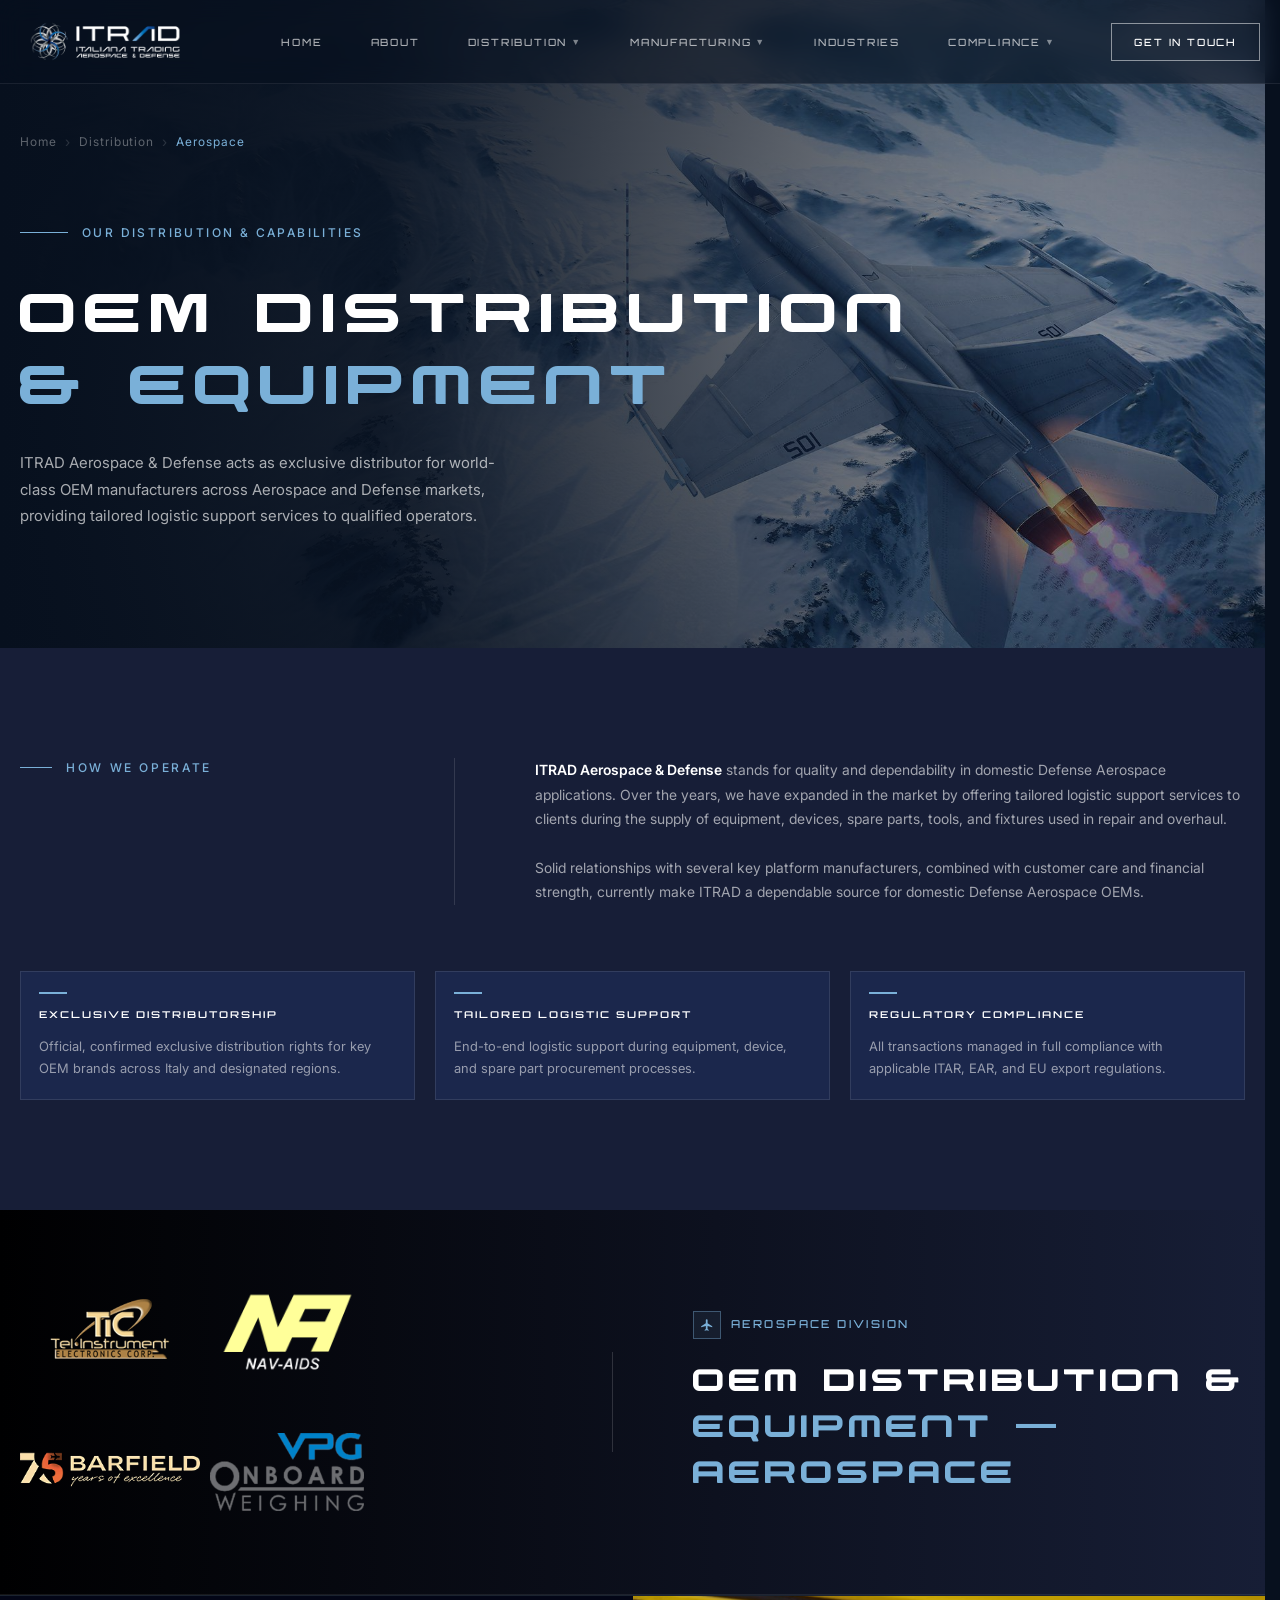
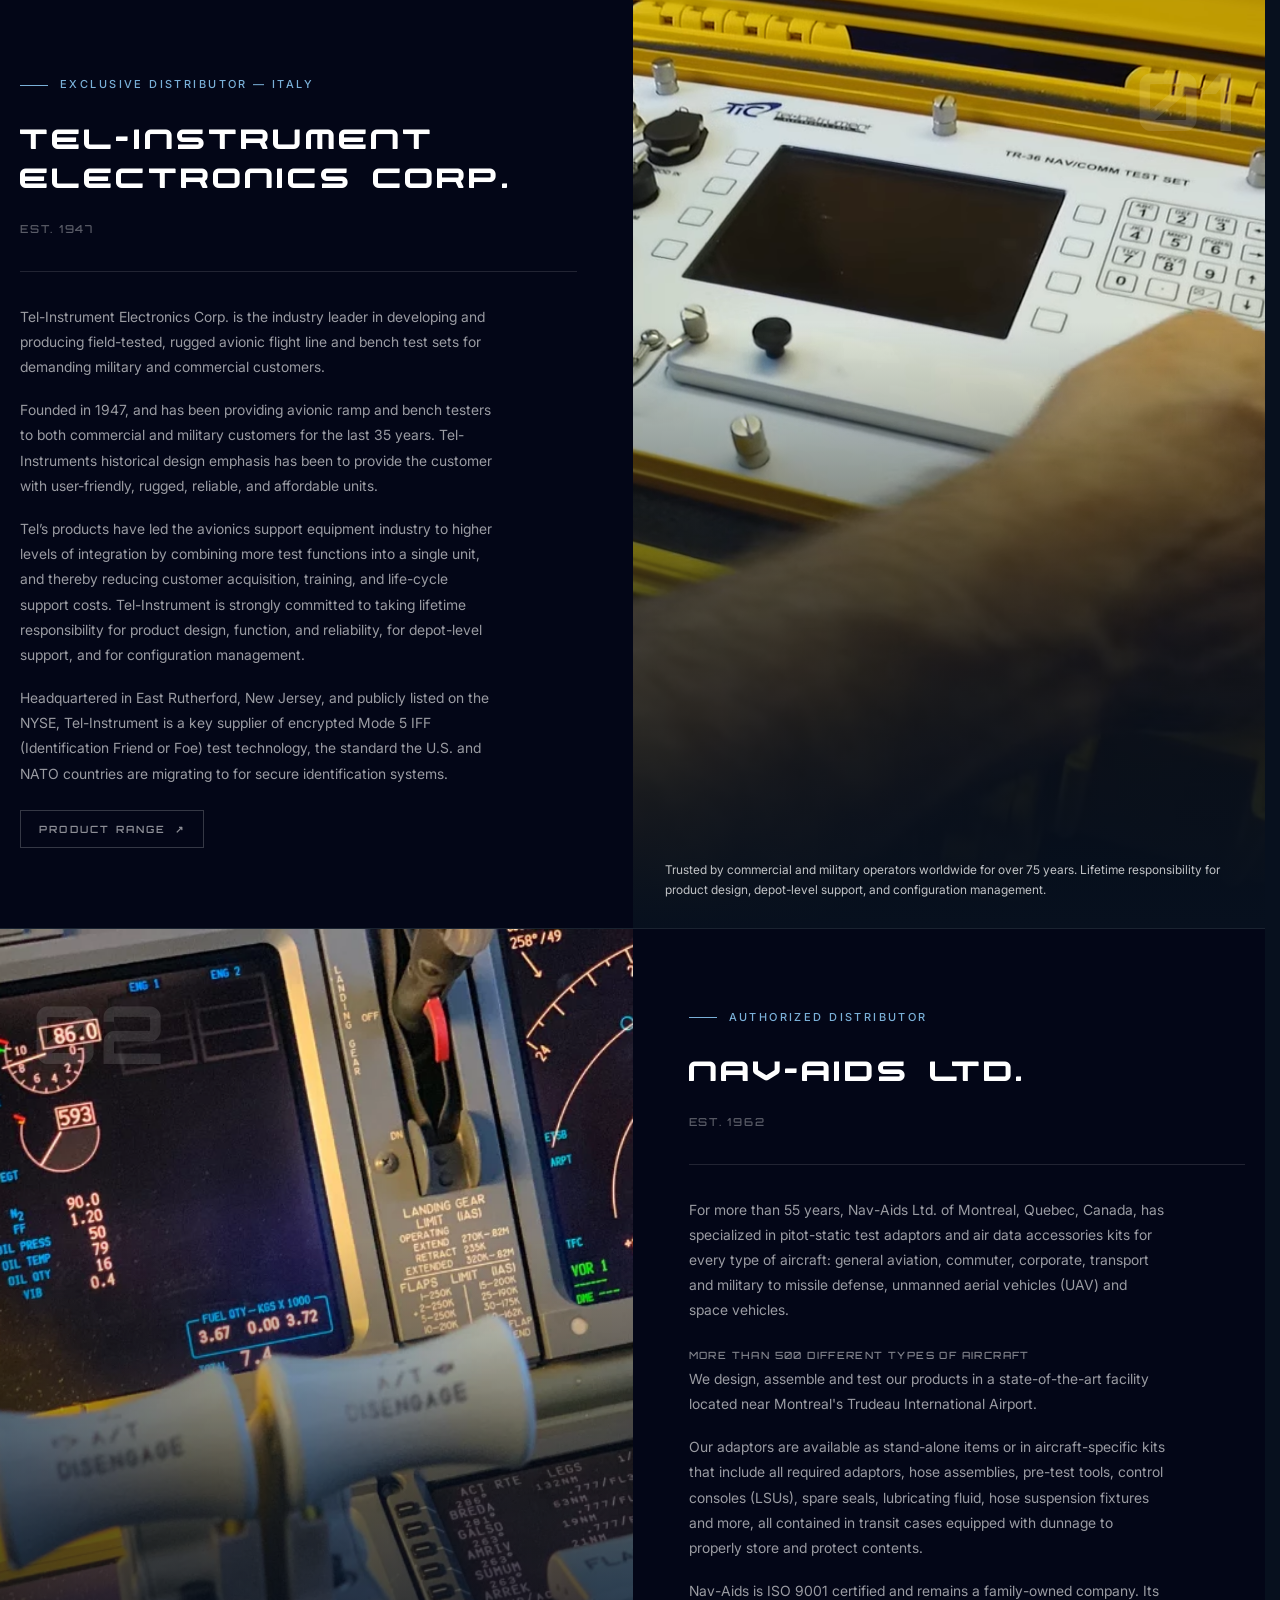
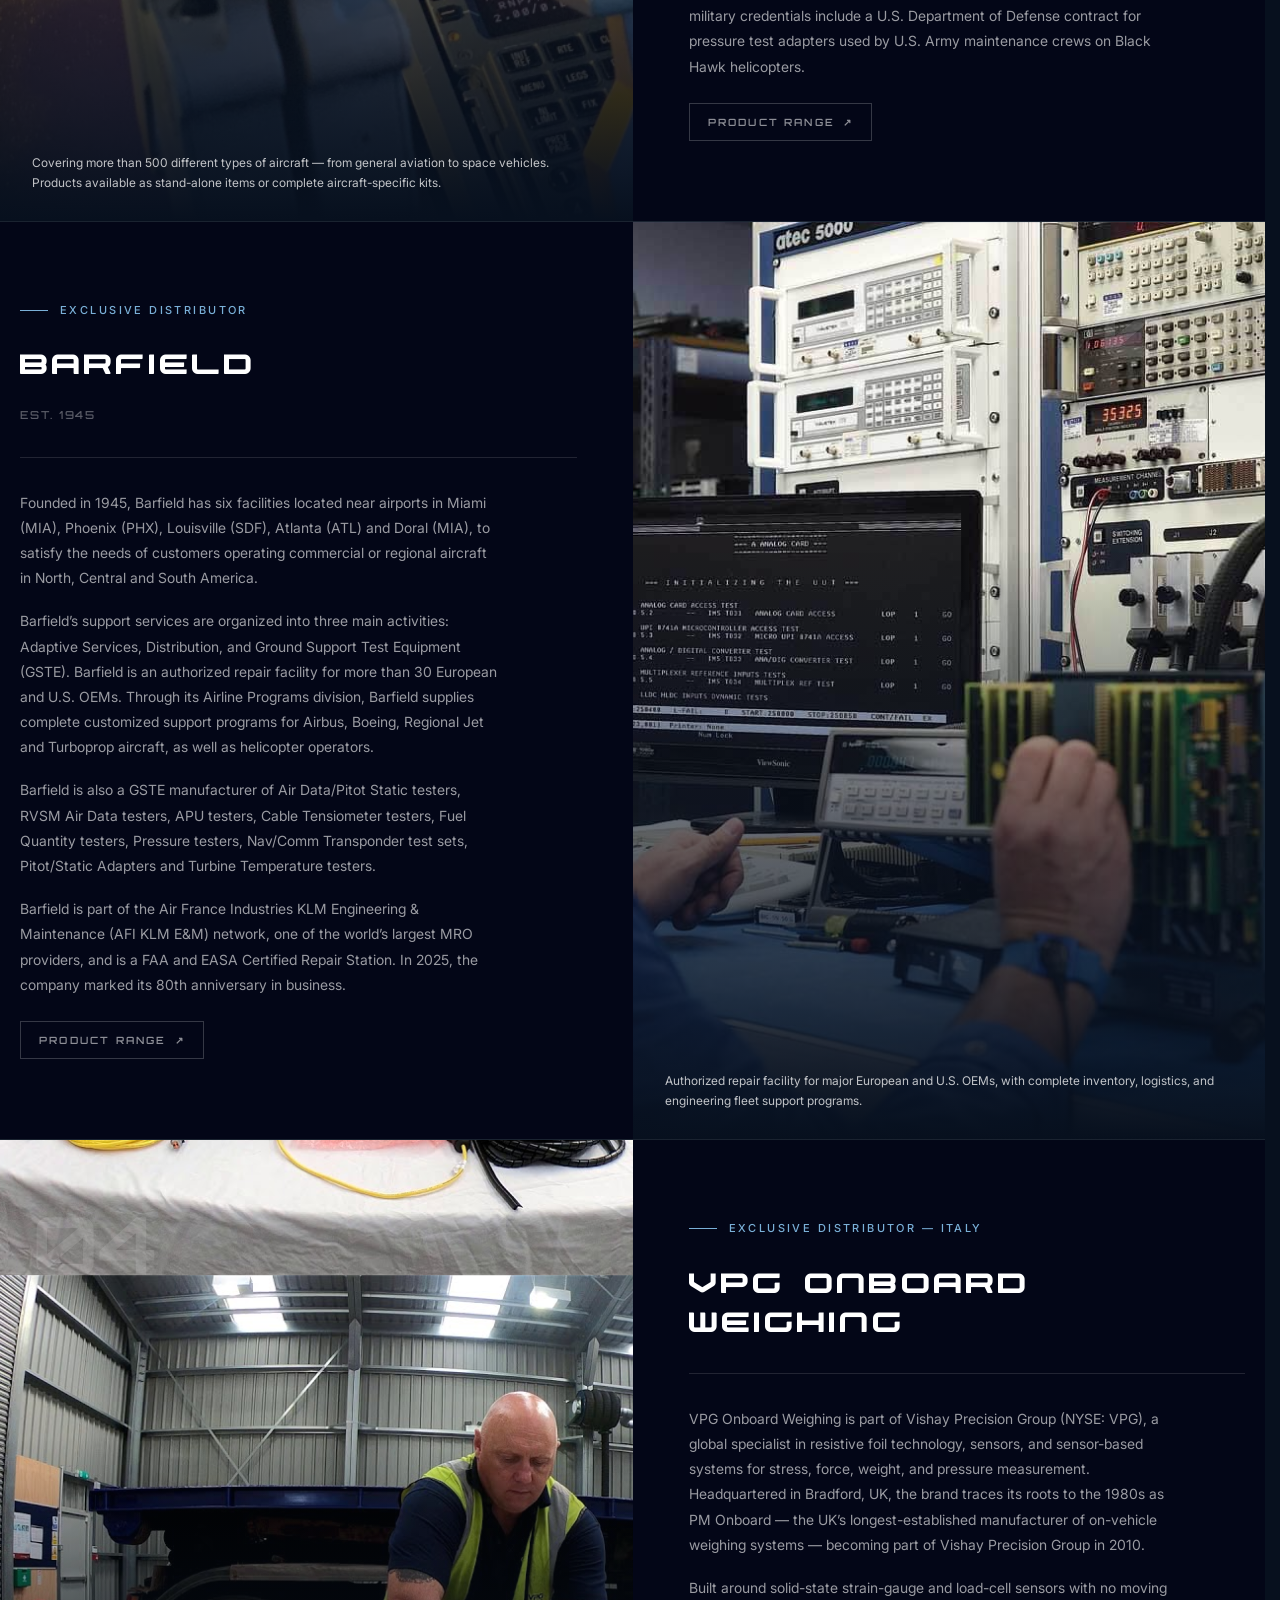
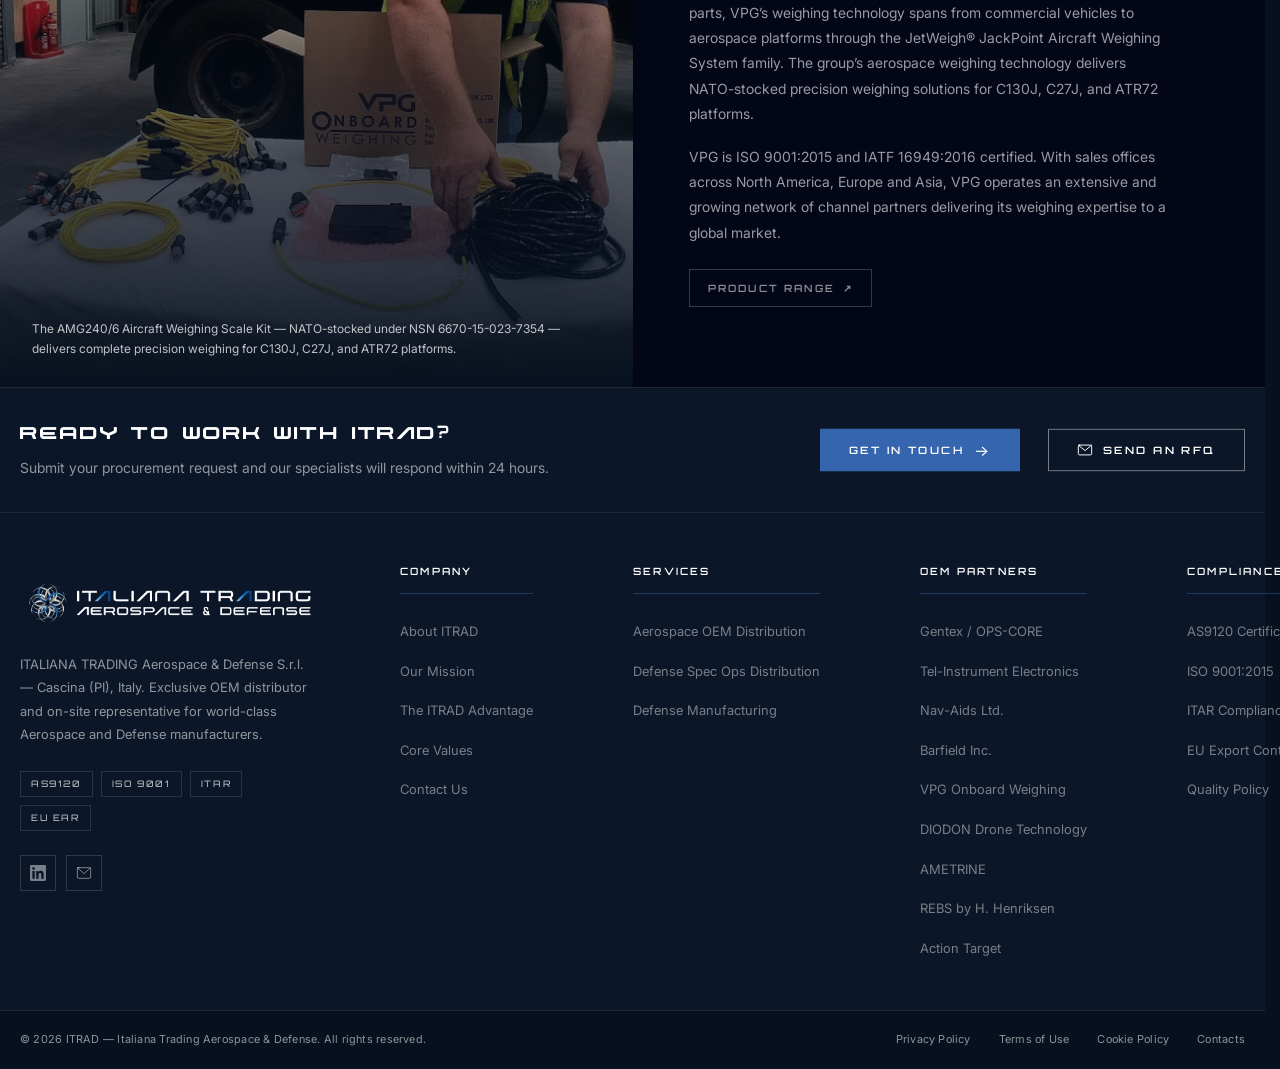
<file: distribution-aerospace.html>
<!DOCTYPE html>
<html lang="en">
<head>
	<meta charset="UTF-8">
	<meta name="viewport" content="width=device-width, initial-scale=1.0">
	<title>Aerospace OEM Distribution — ITRAD Italiana Trading Aerospace &amp; Defense</title>
	<link rel="icon" type="image/png" href="references/images/favicon.png">
	<link rel="stylesheet" href="css/style.css?v=145">
	<script type="text/javascript">
		var _Hasync = _Hasync || [];
		_Hasync.push(['Histats.start', '1,1976110,4,22,130,30,00011111']);
		_Hasync.push(['Histats.fasi', '1']);
		_Hasync.push(['Histats.track_hits', '']);
		(function() {
			var hs = document.createElement('script'); hs.type = 'text/javascript'; hs.async = true;
			hs.src = ('//s10.histats.com/js15_as.js');
			(document.getElementsByTagName('head')[0] || document.getElementsByTagName('body')[0]).appendChild(hs);
		})();
	</script>
</head>
<body>

	<a class="skip-link" href="#main-content">Skip to main content</a>

	<!-- ============================================================
			 NAVBAR
			 ============================================================ -->
	<header class="navbar">
		<div class="navbar__container">

			<a href="index.html" class="navbar__logo">
				<img
					src="references/images/file_singoli_2nero.png"
					alt="ITRAD — Italiana Trading Aerospace &amp; Defense"
					class="navbar__logo-img"
				>
			</a>

			<div class="navbar__menu">
				<nav aria-label="Main navigation">
					<ul class="navbar__nav">
						<li><a href="index.html">home</a></li>
						<li><a href="about.html">about</a></li>
						<li class="navbar__dropdown">
							<a href="distribution-aerospace.html">
								distribution
								<span class="navbar__caret">&#9660;</span>
							</a>
							<ul class="navbar__submenu">
								<li class="active"><a href="distribution-aerospace.html">Aerospace</a></li>
								<li><a href="distribution-defense.html">Defense</a></li>
							</ul>
						</li>
						<li class="navbar__dropdown">
							<a href="manufacturing-defense.html">
								manufacturing
								<span class="navbar__caret">&#9660;</span>
							</a>
							<ul class="navbar__submenu">
								<li><a href="manufacturing-defense.html">Defense - SFS</a></li>
								<li><a href="cerberus.html">Defense - Cerberus</a></li>
								<li><a href="ghost-signals.html">Defense - Ghost Signals</a></li>
								<!--li><a href="itrad-exclusives.html">ITRAD Exclusives</a></li-->
							</ul>
						</li>
						<li><a href="industries.html">industries</a></li>
						<li class="navbar__dropdown">
							<a href="certifications.html">
								compliance
								<span class="navbar__caret">&#9660;</span>
							</a>
							<ul class="navbar__submenu">
								<li><a href="certifications.html">Certifications</a></li>
								<li><a href="privacy.html">Privacy</a></li>
							</ul>
						</li>
						
					</ul>
				</nav>

				<a href="contact.html#contact" class="navbar__cta">get in touch</a>
			</div>

			<button class="navbar__toggle" aria-label="Toggle navigation" aria-expanded="false">
				<span></span><span></span><span></span>
			</button>

		</div>
	</header>

	<main id="main-content">

	<!-- ============================================================
			 PAGE HERO
			 ============================================================ -->
	<section class="page-hero page-hero--services page-hero--aerospace">
		<div class="page-hero__bg page-hero__bg--cover" style="background-image: url('references/images/hero-aerospace.jpg')"></div>

		<div class="page-hero__container">
			<nav class="page-hero__breadcrumb" aria-label="Breadcrumb">
				<a href="index.html">Home</a>
				<span class="page-hero__breadcrumb-sep">&#8250;</span>
				<a href="distribution-aerospace.html">Distribution</a>
				<span class="page-hero__breadcrumb-sep">&#8250;</span>
				<span>Aerospace</span>
			</nav>

			<div class="page-hero__content">
				<p class="page-hero__label">Our Distribution &amp; Capabilities</p>

				<h1 class="page-hero__headline">
					<span class="page-hero__line--white">OEM Distribution</span>
					<span class="page-hero__line--blue">&amp; Equipment</span>
				</h1>

				<p class="page-hero__subtitle">
					ITRAD Aerospace & Defense acts as exclusive distributor for world-class OEM manufacturers across Aerospace and Defense markets, providing tailored logistic support services to qualified operators.
				</p>
			</div>
		</div>
	</section>

	<!-- ============================================================
			 HOW WE OPERATE
			 ============================================================ -->
	<section class="aero-intro">
		<div class="aero-intro__container">

			<div class="aero-intro__text">
				<div class="aero-intro__left">
					<p class="aero-intro__label">How We Operate</p>
				</div>
				<div class="aero-intro__right">
					<p class="aero-intro__body">
						<span class="aero-intro__body--highlight">ITRAD Aerospace &amp; Defense</span> stands for quality and dependability in domestic Defense Aerospace applications. Over the years, we have expanded in the market by offering tailored logistic support services to clients during the supply of equipment, devices, spare parts, tools, and fixtures used in repair and overhaul.
					</p>
					<p class="aero-intro__body">
						Solid relationships with several key platform manufacturers, combined with customer care and financial strength, currently make ITRAD a dependable source for domestic Defense Aerospace OEMs.
					</p>
				</div>
			</div>

			<div class="aero-intro__cards">
				<div class="aero-intro__card">
					<strong class="aero-intro__card-title">Exclusive Distributorship</strong>
					<p class="aero-intro__card-desc">Official, confirmed exclusive distribution rights for key OEM brands across Italy and designated regions.</p>
				</div>
				<div class="aero-intro__card">
					<strong class="aero-intro__card-title">Tailored Logistic Support</strong>
					<p class="aero-intro__card-desc">End-to-end logistic support during equipment, device, and spare part procurement processes.</p>
				</div>
				<div class="aero-intro__card">
					<strong class="aero-intro__card-title">Regulatory Compliance</strong>
					<p class="aero-intro__card-desc">All transactions managed in full compliance with applicable ITAR, EAR, and EU export regulations.</p>
				</div>
			</div>

		</div>
	</section>

	<!-- ============================================================
			 OEM DIVISION BANNER
			 ============================================================ -->
	<section class="oem-banner">
		<div class="oem-banner__inner">

			<div class="oem-banner__logos">
				<div class="oem-banner__logo-cell">
					<img src="references/images/TI-logo-new.png" alt="TEL-INSTRUMENTS Electronics Corp">
				</div>
				<div class="oem-banner__logo-cell">
					<img src="references/images/NAVAIDS1.png" alt="NAV-AIDS">
				</div>
			<div class="oem-banner__logo-cell"> </div>
				<div class="oem-banner__logo-cell">
					<img src="references/images/logo_barfield2.png" alt="BARFIELD">
				</div>
				<div class="oem-banner__logo-cell">
					<img src="references/images/VPG_21.png" alt="VPG Onboard Weighing">
				</div>
			</div>

			<div class="oem-banner__divider"></div>

			<div class="oem-banner__tag">
				<p class="oem-banner__label">
					<span class="division__icon-box">
						<svg xmlns="http://www.w3.org/2000/svg" viewBox="0 0 24 24" width="14" height="14" fill="currentColor"><path d="M21 16v-2l-8-5V3.5A1.5 1.5 0 0 0 11.5 2 1.5 1.5 0 0 0 10 3.5V9l-8 5v2l8-2.5V19l-2 1.5V22l3.5-1 3.5 1v-1.5L13 19v-5.5z"/></svg>
					</span>
					Aerospace Division
				</p>
				<h2 class="oem-banner__title">OEM Distribution &amp;<br><span class="oem-banner__title--blue">Equipment &mdash;<br>Aerospace</span></h2>
			</div>

		</div>
	</section>

	<!-- ============================================================
			 PRODUCT UPDATE
			 ============================================================ -->
	<!--section class="product-update">
		<div class="product-update__container">
			<div class="product-update__content">

			<div class="product-update__header">
				<p class="product-update__label">
					<svg xmlns="http://www.w3.org/2000/svg" width="15" height="15" viewBox="0 0 24 24" fill="none" stroke="currentColor" stroke-width="1.6" stroke-linecap="round" stroke-linejoin="round"><path d="M14 2H6a2 2 0 0 0-2 2v16a2 2 0 0 0 2 2h12a2 2 0 0 0 2-2V8z"/><polyline points="14 2 14 8 20 8"/><line x1="9" y1="13" x2="15" y2="13"/><line x1="9" y1="17" x2="13" y2="17"/></svg>
					Product Update
				</p>
				<span class="product-update__date">March 19, 2025</span>
			</div>

			<div class="product-update__body">
				<div class="product-update__bordered">
				<p class="product-update__intro">
					To our valued customers — This letter serves as formal notification that Tel-Instrument Electronics Corp. (&ldquo;TIC&rdquo;) will be discontinuing production of the AN/USM-708, AN/USM-719, and TR-420 test sets effective February 28, 2025. These test sets will be replaced with the AN/USM-708A and AN/USM-719A.
				</p>

				<table class="product-update__table">
					<thead>
						<tr>
							<th>Model Discontinued</th>
							<th>Part No.</th>
							<th>Replacement Model</th>
							<th>Part No.</th>
							<th>NSN</th>
						</tr>
					</thead>
					<tbody>
						<tr>
							<td>AN/USM-708</td>
							<td>90000108</td>
							<td>AN/USM-708A</td>
							<td>90000215</td>
							<td>4920-01-709-0335</td>
						</tr>
						<tr>
							<td>AN/USM-719</td>
							<td>90000121</td>
							<td>AN/USM-719A</td>
							<td>90000216</td>
							<td>6625-01-723-0673</td>
						</tr>
						<tr>
							<td>TR-420</td>
							<td>90000120</td>
							<td>AN/USM-719A</td>
							<td>90000216</td>
							<td>6625-01-723-0673</td>
						</tr>
					</tbody>
				</table>
				</div><!-- /.product-update__bordered 

				<a href="https://www.italianatrading.net/files/Announcement-letter-3-19-25.pdf" target="_blank" rel="noopener" class="product-update__pdf">Official Announcement (PDF) <span class="product-update__arrow">&#8594;</span></a>
			</div>

			</div><!-- /.product-update__content
		</div>
	</section>
-->
	<!-- ============================================================
			 OEM BRAND SECTIONS
			 ============================================================ -->

	<!-- 01 — TEL-INSTRUMENT ELECTRONICS CORP -->
	<section class="oem-brand oem-brand--odd">
		<div class="oem-brand__content">
			<div class="oem-brand__meta">
				<div class="oem-brand__category-wrap">
					<p class="oem-brand__label">Exclusive Distributor &mdash; Italy</p>
				</div>
			</div>
			<h2 class="oem-brand__title">Tel-Instrument<br>Electronics Corp.</h2>
			<p class="oem-brand__est">Est. 1947</p>
			<div class="oem-brand__divider"></div>
			<div class="oem-brand__body">
				<p>Tel-Instrument Electronics Corp. is the industry leader in developing and producing field-tested, rugged avionic flight line and bench test sets for demanding military and commercial customers.</p>
				<p>Founded in 1947, and has been providing avionic ramp and bench testers to both commercial and military customers for the last 35 years. Tel-Instruments historical design emphasis has been to provide the customer with user-friendly, rugged, reliable, and affordable units.</p>
				<p>Tel&rsquo;s products have led the avionics support equipment industry to higher levels of integration by combining more test functions into a single unit, and thereby reducing customer acquisition, training, and life-cycle support costs. Tel-Instrument is strongly committed to taking lifetime responsibility for product design, function, and reliability, for depot-level support, and for configuration management.</p>
				<p>Headquartered in East Rutherford, New Jersey, and publicly listed on the NYSE, Tel-Instrument is a key supplier of encrypted Mode 5 IFF (Identification Friend or Foe) test technology, the standard the U.S. and NATO countries are migrating to for secure identification systems.</p>
			</div>
			<div class="oem-brand__actions">
				<a href="https://www.telinstrument.com/products/military-avionics.html" target="_blank" rel="noopener" class="oem-brand__cta">Product Range <span>&#8599;</span></a>
				<!--a href="https://www.telinstrument.com/europe-sales.html" target="_blank" rel="noopener" class="oem-brand__cta">Exclusive sub Distributorship <span>&#8250;</span></a-->
			</div>
		</div>

		<div class="oem-brand__image" style="background-image: url('references/images/distribution-aer1.png')" data-brand="01">
			<span class="oem-brand__number">01</span>
			<div class="oem-brand__image-caption">
				Trusted by commercial and military operators worldwide for over 75 years. Lifetime responsibility for product design, depot-level support, and configuration management.
			</div>
		</div>
	</section>


	<!-- 02 — NAV-AIDS LTD. -->
	<section class="oem-brand oem-brand--even">
		<div class="oem-brand__image" style="background-image: url('references/images/distribution-aer2.webp')">
			<span class="oem-brand__number">02</span>
			<div class="oem-brand__image-caption">
				Covering more than 500 different types of aircraft &mdash; from general aviation to space vehicles. Products available as stand-alone items or complete aircraft-specific kits.
			</div>
		</div>

		<div class="oem-brand__content">
			<div class="oem-brand__meta">
				<div class="oem-brand__category-wrap">
					<p class="oem-brand__label">Authorized Distributor</p>
				</div>
			</div>
			<h2 class="oem-brand__title">Nav-Aids Ltd.</h2>
			<p class="oem-brand__est">Est. 1962</p>
			<div class="oem-brand__divider"></div>
			<div class="oem-brand__body">
				<p>For more than 55 years, Nav-Aids Ltd. of Montreal, Quebec, Canada, has specialized in pitot-static test adaptors and air data accessories kits for every type of aircraft: general aviation, commuter, corporate, transport and military to missile defense, unmanned aerial vehicles (UAV) and space vehicles.</p>
				<p><strong class="oem-brand__body-label">More than 500 different types of aircraft</strong><br>We design, assemble and test our products in a state-of-the-art facility located near Montreal's Trudeau International Airport.</p>
				<p>Our adaptors are available as stand-alone items or in aircraft-specific kits that include all required adaptors, hose assemblies, pre-test tools, control consoles (LSUs), spare seals, lubricating fluid, hose suspension fixtures and more, all contained in transit cases equipped with dunnage to properly store and protect contents.</p>
				<p>Nav-Aids is ISO 9001 certified and remains a family-owned company. Its military credentials include a U.S. Department of Defense contract for pressure test adapters used by U.S. Army maintenance crews on Black Hawk helicopters.</p>
			</div>
			<div class="oem-brand__actions">
				<a href="https://navaidsltd.net/en/catalog/military" target="_blank" rel="noopener" class="oem-brand__cta">Product Range <span>&#8599;</span></a>
				<!--a href="#" target="_blank" rel="noopener" class="oem-brand__cta">Exclusive Distributorship <span>&#8250;</span></a-->
			</div>
		</div>
	</section>


	<!-- 03 — BARFIELD -->
	<section class="oem-brand oem-brand--odd">
		<div class="oem-brand__content">
			<div class="oem-brand__meta">
				<div class="oem-brand__category-wrap">
					<p class="oem-brand__label">Exclusive Distributor</p>
				</div>
			</div>
			<h2 class="oem-brand__title">Barfield</h2>
			<p class="oem-brand__est">Est. 1945</p>
			<div class="oem-brand__divider"></div>
			<div class="oem-brand__body">
				<p>Founded in 1945, Barfield has six facilities located near airports in Miami (MIA), Phoenix (PHX), Louisville (SDF), Atlanta (ATL) and Doral (MIA), to satisfy the needs of customers operating commercial or regional aircraft in North, Central and South America.</p>
				<p>Barfield&rsquo;s support services are organized into three main activities: Adaptive Services, Distribution, and Ground Support Test Equipment (GSTE). Barfield is an authorized repair facility for more than 30 European and U.S. OEMs. Through its Airline Programs division, Barfield supplies complete customized support programs for Airbus, Boeing, Regional Jet and Turboprop aircraft, as well as helicopter operators.</p>
				<p>Barfield is also a GSTE manufacturer of Air Data/Pitot Static testers, RVSM Air Data testers, APU testers, Cable Tensiometer testers, Fuel Quantity testers, Pressure testers, Nav/Comm Transponder test sets, Pitot/Static Adapters and Turbine Temperature testers.</p>
				<p>Barfield is part of the Air France Industries KLM Engineering &amp; Maintenance (AFI KLM E&amp;M) network, one of the world&rsquo;s largest MRO providers, and is a FAA and EASA Certified Repair Station. In 2025, the company marked its 80th anniversary in business.</p>
			</div>
			<div class="oem-brand__actions">
				<a href="https://shopgste.barfieldinc.com/" target="_blank" rel="noopener" class="oem-brand__cta">Product Range <span>&#8599;</span></a>
				<!--a href="#" target="_blank" rel="noopener" class="oem-brand__cta">Exclusive Distributorship <span>&#8250;</span></a-->
			</div>
		</div>

		<div class="oem-brand__image" style="background-image: url('references/images/distribution-aer3.jpg')">
			<span class="oem-brand__number">03</span>
			<div class="oem-brand__image-caption">
				Authorized repair facility for major European and U.S. OEMs, with complete inventory, logistics, and engineering fleet support programs.
			</div>
		</div>
	</section>


	<!-- 04 — VPG ONBOARD WEIGHING -->
	<section class="oem-brand oem-brand--even oem-brand--vpg">
		<div class="oem-brand__image" style="background-image: url('references/images/vpg4.jpg')" data-brand="04">
			<span class="oem-brand__number">04</span>
			<div class="oem-brand__image-caption">
				The AMG240/6 Aircraft Weighing Scale Kit &mdash; NATO-stocked under NSN 6670-15-023-7354 &mdash; delivers complete precision weighing for C130J, C27J, and ATR72 platforms.
			</div>
		</div>

		<div class="oem-brand__content">
			<div class="oem-brand__meta">
				<div class="oem-brand__category-wrap">
					<p class="oem-brand__label">Exclusive Distributor &mdash; Italy</p>
				</div>
			</div>
			<h2 class="oem-brand__title">VPG Onboard<br>Weighing</h2>
			<div class="oem-brand__divider"></div>
			<div class="oem-brand__body">
				<p>VPG Onboard Weighing is part of Vishay Precision Group (NYSE: VPG), a global specialist in resistive foil technology, sensors, and sensor-based systems for stress, force, weight, and pressure measurement. Headquartered in Bradford, UK, the brand traces its roots to the 1980s as PM Onboard &mdash; the UK&rsquo;s longest-established manufacturer of on-vehicle weighing systems &mdash; becoming part of Vishay Precision Group in 2010.</p>
				<p>Built around solid-state strain-gauge and load-cell sensors with no moving parts, VPG&rsquo;s weighing technology spans from commercial vehicles to aerospace platforms through the JetWeigh&reg; JackPoint Aircraft Weighing System family. The group&rsquo;s aerospace weighing technology delivers NATO-stocked precision weighing solutions for C130J, C27J, and ATR72 platforms.</p>
				<p>VPG is ISO 9001:2015 and IATF 16949:2016 certified. With sales offices across North America, Europe and Asia, VPG operates an extensive and growing network of channel partners delivering its weighing expertise to a global market.</p>
			</div>
			<div class="oem-brand__actions">
				<a href="https://vpgonboard.com/products" target="_blank" rel="noopener" class="oem-brand__cta">Product Range <span>&#8599;</span></a>
				<!--a href="#" target="_blank" rel="noopener" class="oem-brand__cta">Exclusive Distributorship <span>&#8250;</span></a-->
			</div>
		</div>
	</section>



	<!-- ============================================================
			 PRE-FOOTER CTA
			 ============================================================ -->
	<section class="prefooter">
		<div class="prefooter__container">
			<div class="prefooter__left">
				<h2 class="prefooter__headline">ready to work with <span class="prefooter__brand">ITRAD</span><span class="prefooter__qmark">?</span></h2>
				<p class="prefooter__sub">Submit your procurement request and our specialists will respond within 24 hours.</p>
			</div>
			<div class="prefooter__actions">
				<a href="contact.html#contact" class="prefooter__btn prefooter__btn--filled">Get in Touch <span class="prefooter__arrow">&#8594;</span></a>
				<a href="mailto:rfq@itradaerospace.com" class="prefooter__btn prefooter__btn--outline">
					<svg xmlns="http://www.w3.org/2000/svg" width="16" height="16" viewBox="0 0 24 24" fill="none" stroke="currentColor" stroke-width="1.5" stroke-linecap="round" stroke-linejoin="round"><rect x="2" y="4" width="20" height="16" rx="2"/><polyline points="2,4 12,13 22,4"/></svg>
					Send an RFQ
				</a>
			</div>
		</div>
	</section>

	<!-- ============================================================
			 FOOTER
			 ============================================================ -->
	</main>

	<footer class="footer">

		<div class="footer__main">
			<div class="footer__container">

				<div class="footer__brand">
					<a href="index.html" class="footer__logo">
						<img src="references/images/file_singoli_3 (nero).png" alt="ITRAD — Italiana Trading Aerospace & Defense" class="footer__logo-img">
					</a>
					<p class="footer__about">ITALIANA TRADING Aerospace &amp; Defense S.r.l. &mdash; Cascina (PI), Italy. Exclusive OEM distributor and on-site representative for world-class Aerospace and Defense manufacturers.</p>
					<div class="footer__certs">
						<span class="footer__cert">AS9120</span>
						<span class="footer__cert">ISO 9001</span>
						<span class="footer__cert">ITAR</span>
						<span class="footer__cert">EU EAR</span>
					</div>
					<div class="footer__socials">
						<a href="https://www.linkedin.com/company/itrad-aerodefense/posts/?feedView=all" target="_blank" rel="noopener" class="footer__social" aria-label="LinkedIn">
							<svg xmlns="http://www.w3.org/2000/svg" width="16" height="16" viewBox="0 0 24 24" fill="currentColor"><path d="M20.447 20.452h-3.554v-5.569c0-1.328-.027-3.037-1.852-3.037-1.853 0-2.136 1.445-2.136 2.939v5.667H9.351V9h3.414v1.561h.046c.477-.9 1.637-1.85 3.37-1.85 3.601 0 4.267 2.37 4.267 5.455v6.286zM5.337 7.433a2.062 2.062 0 0 1-2.063-2.065 2.064 2.064 0 1 1 2.063 2.065zm1.782 13.019H3.555V9h3.564v11.452zM22.225 0H1.771C.792 0 0 .774 0 1.729v20.542C0 23.227.792 24 1.771 24h20.451C23.2 24 24 23.227 24 22.271V1.729C24 .774 23.2 0 22.222 0h.003z"/></svg>
						</a>
						<a href="mailto:info@itradaerospace.com" class="footer__social" aria-label="Email">
							<svg xmlns="http://www.w3.org/2000/svg" width="16" height="16" viewBox="0 0 24 24" fill="none" stroke="currentColor" stroke-width="1.5" stroke-linecap="round" stroke-linejoin="round"><rect x="2" y="4" width="20" height="16" rx="2"/><polyline points="2,4 12,13 22,4"/></svg>
						</a>
					</div>
				</div>

				<nav class="footer__nav">
					<div class="footer__col">
						<h4 class="footer__col-title">Company</h4>
						<ul class="footer__col-list">
							<li><a href="about.html">About ITRAD</a></li>
							<li><a href="about.html#mission">Our Mission</a></li>
							<li><a href="about.html#advantage">The ITRAD Advantage</a></li>
							<li><a href="about.html#values">Core Values</a></li>
							<li><a href="contact.html">Contact Us</a></li>
						</ul>
					</div>
					<div class="footer__col">
						<h4 class="footer__col-title">Services</h4>
						<ul class="footer__col-list">
							<li><a href="distribution-aerospace.html">Aerospace OEM Distribution</a></li>
							<li><a href="distribution-defense.html">Defense Spec Ops Distribution</a></li>
							<li><a href="manufacturing-defense.html">Defense Manufacturing</a></li>
						</ul>
					</div>
					<div class="footer__col">
						<h4 class="footer__col-title">OEM Partners</h4>
						<ul class="footer__col-list">
							<li><a href="distribution-defense.html">Gentex / OPS-CORE</a></li>
							<li><a href="distribution-aerospace.html">Tel-Instrument Electronics</a></li>
							<li><a href="distribution-aerospace.html">Nav-Aids Ltd.</a></li>
							<li><a href="distribution-aerospace.html">Barfield Inc.</a></li>
							<li><a href="distribution-aerospace.html">VPG Onboard Weighing</a></li>
							<li><a href="distribution-defense.html">DIODON Drone Technology</a></li>
							<li><a href="distribution-defense.html">AMETRINE</a></li>
							<li><a href="distribution-defense.html">REBS by H. Henriksen</a></li>
							<li><a href="distribution-defense.html">Action Target</a></li>
						</ul>
					</div>
					<div class="footer__col">
						<h4 class="footer__col-title">Compliance</h4>
						<ul class="footer__col-list">
							<li><a href="certifications.html">AS9120 Certification</a></li>
							<li><a href="certifications.html">ISO 9001:2015</a></li>
							<li><a href="certifications.html">ITAR Compliance</a></li>
							<li><a href="certifications.html">EU Export Control</a></li>
							<li><a href="certifications.html">Quality Policy</a></li>
						</ul>
					</div>
				</nav>

			</div>
		</div>

		<div class="footer__bottom">
			<div class="footer__bottom-container">
				<p class="footer__copyright">&copy; 2026 ITRAD &mdash; Italiana Trading Aerospace &amp; Defense. All rights reserved.</p>
				<nav class="footer__legal">
					<a href="privacy.html">Privacy Policy</a>
					<a href="#">Terms of Use</a>
					<a href="#">Cookie Policy</a>
					<a href="contact.html">Contacts</a>
				</nav>
			</div>
		</div>

	</footer>

	<script src="js/main.js" defer></script>
</body>
</html>
</file>
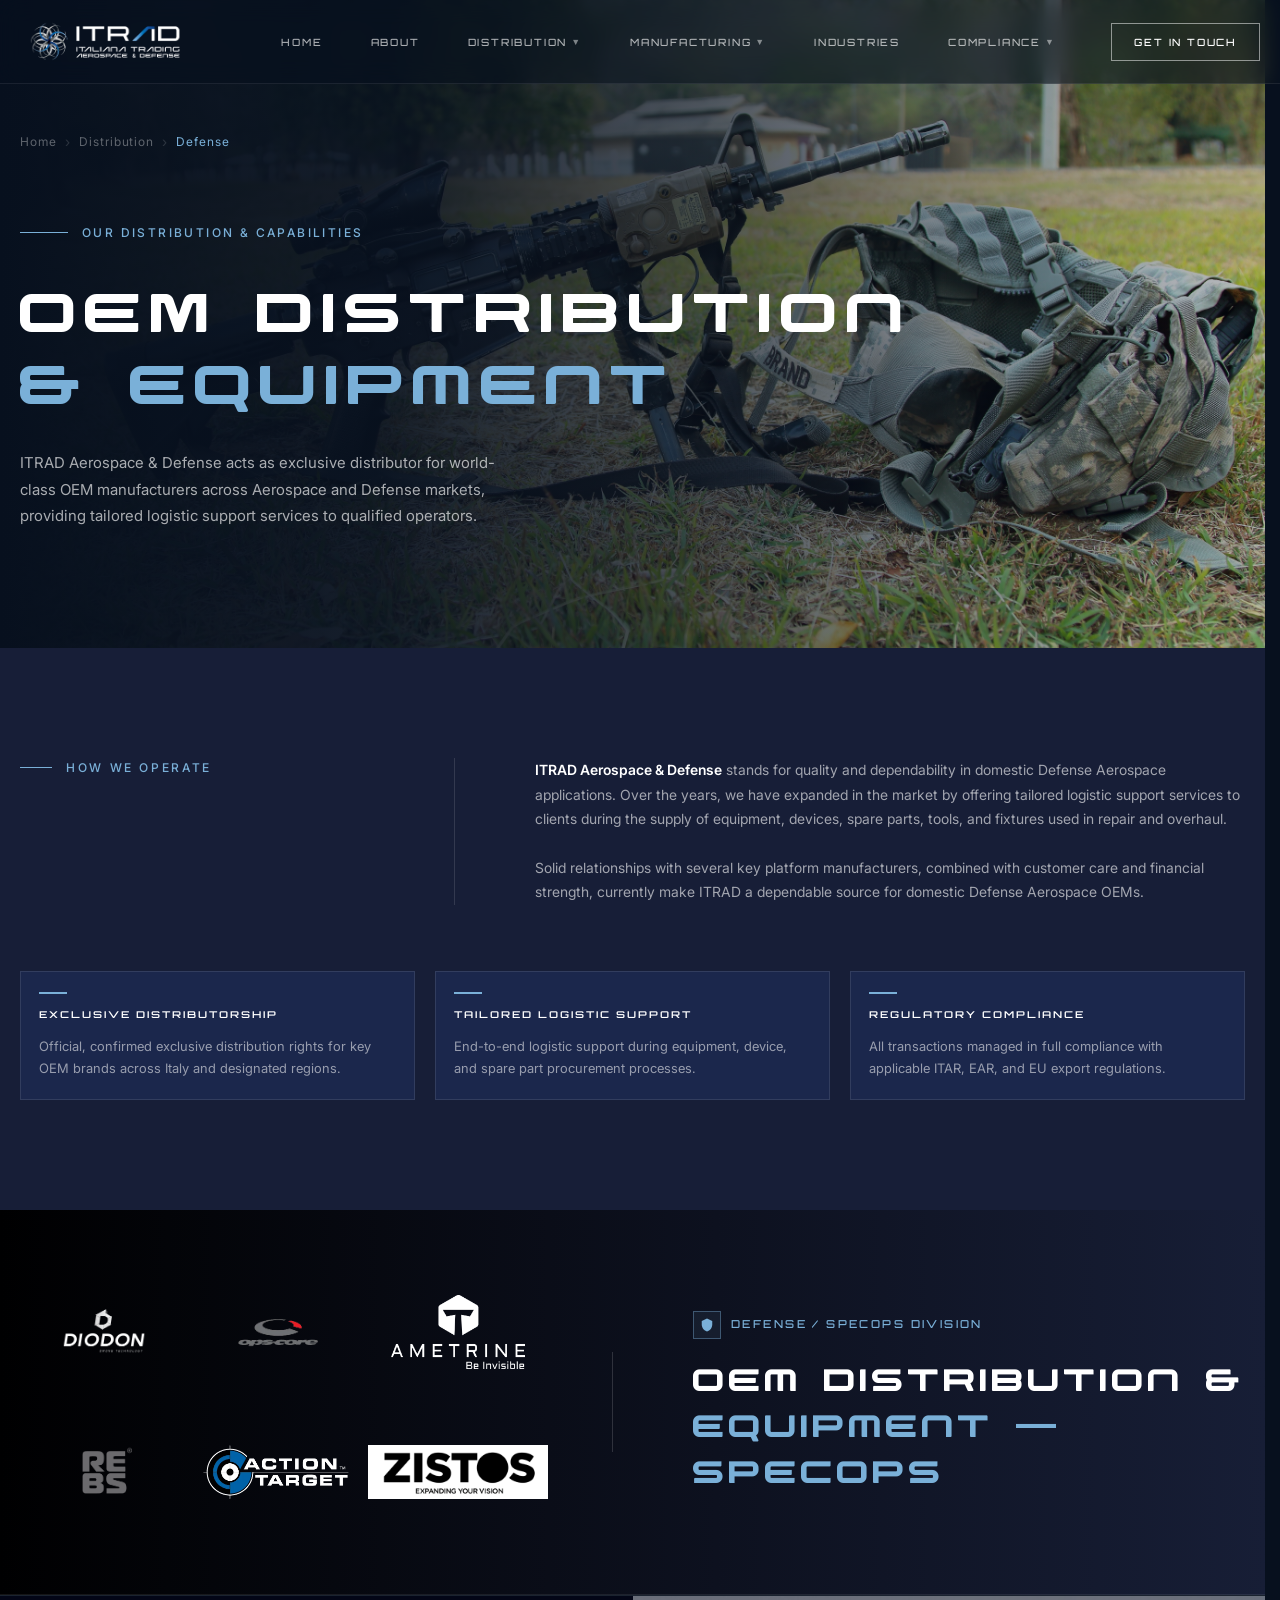
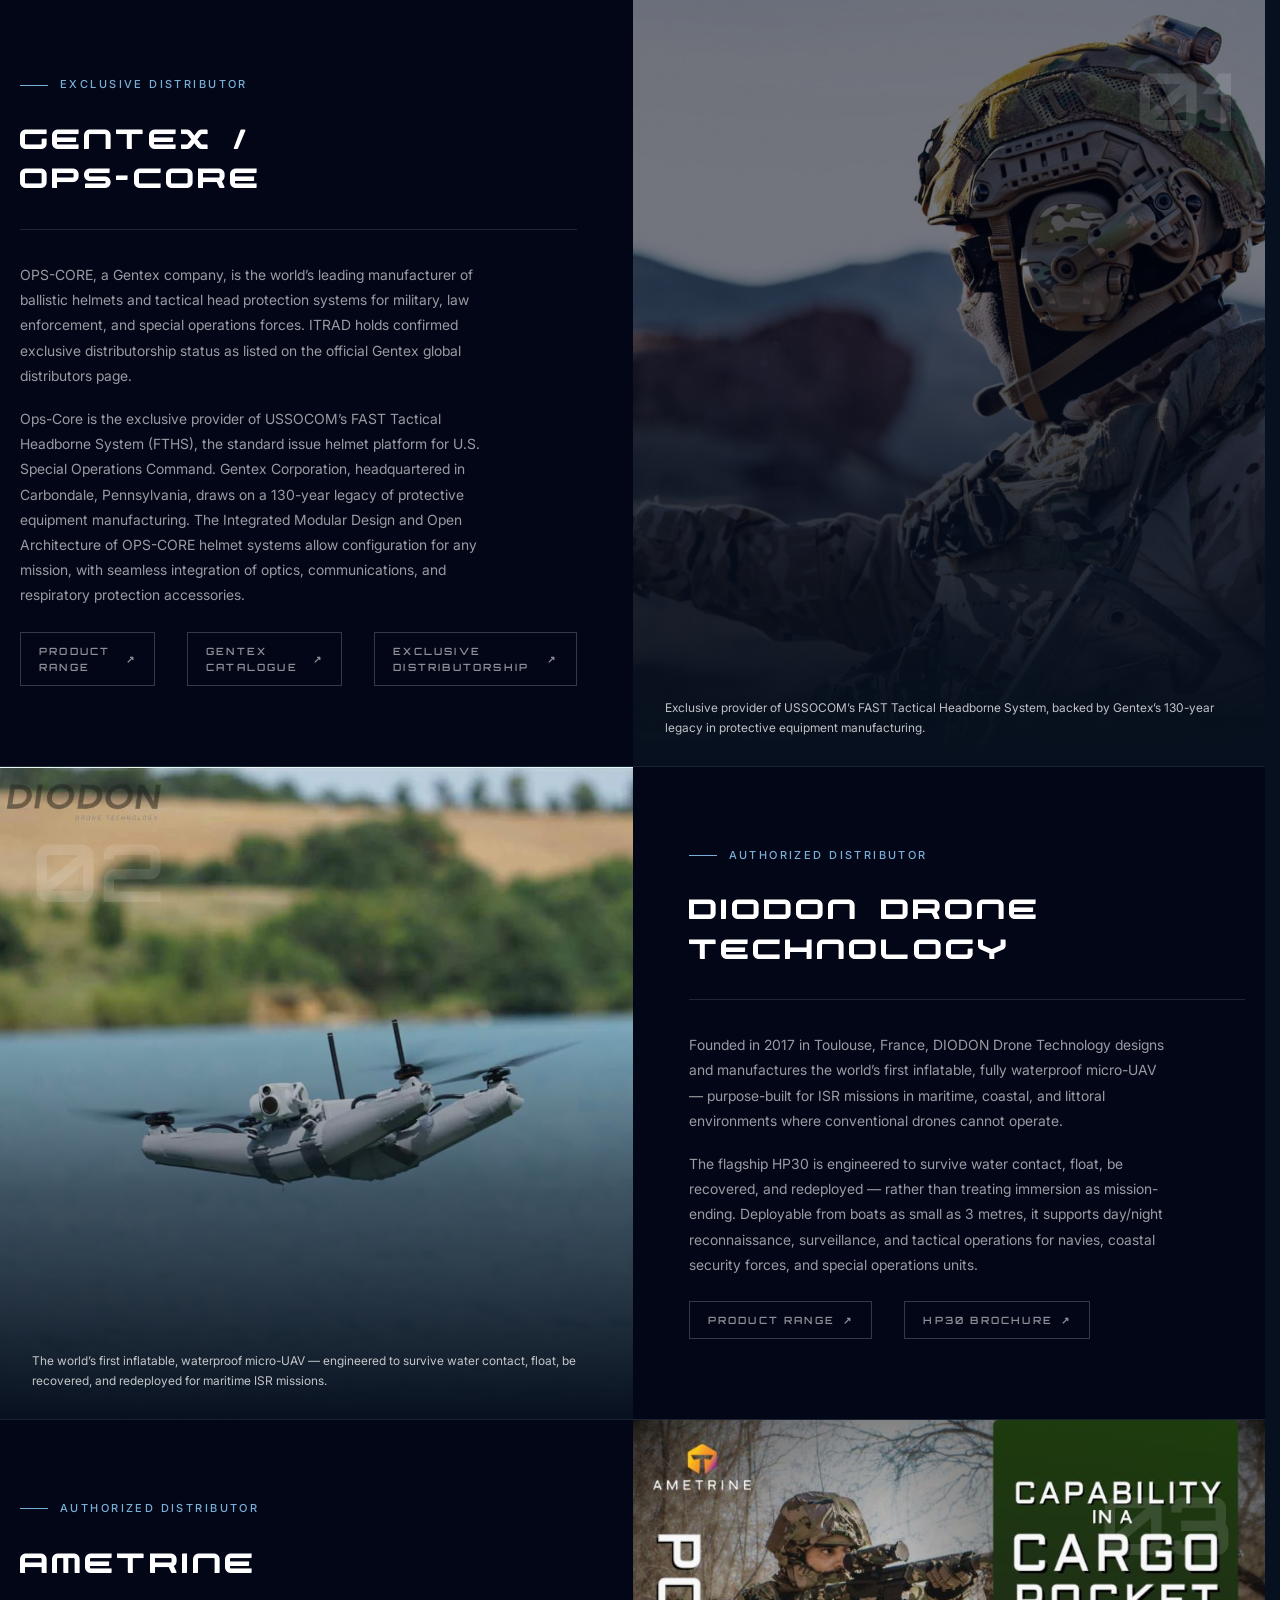
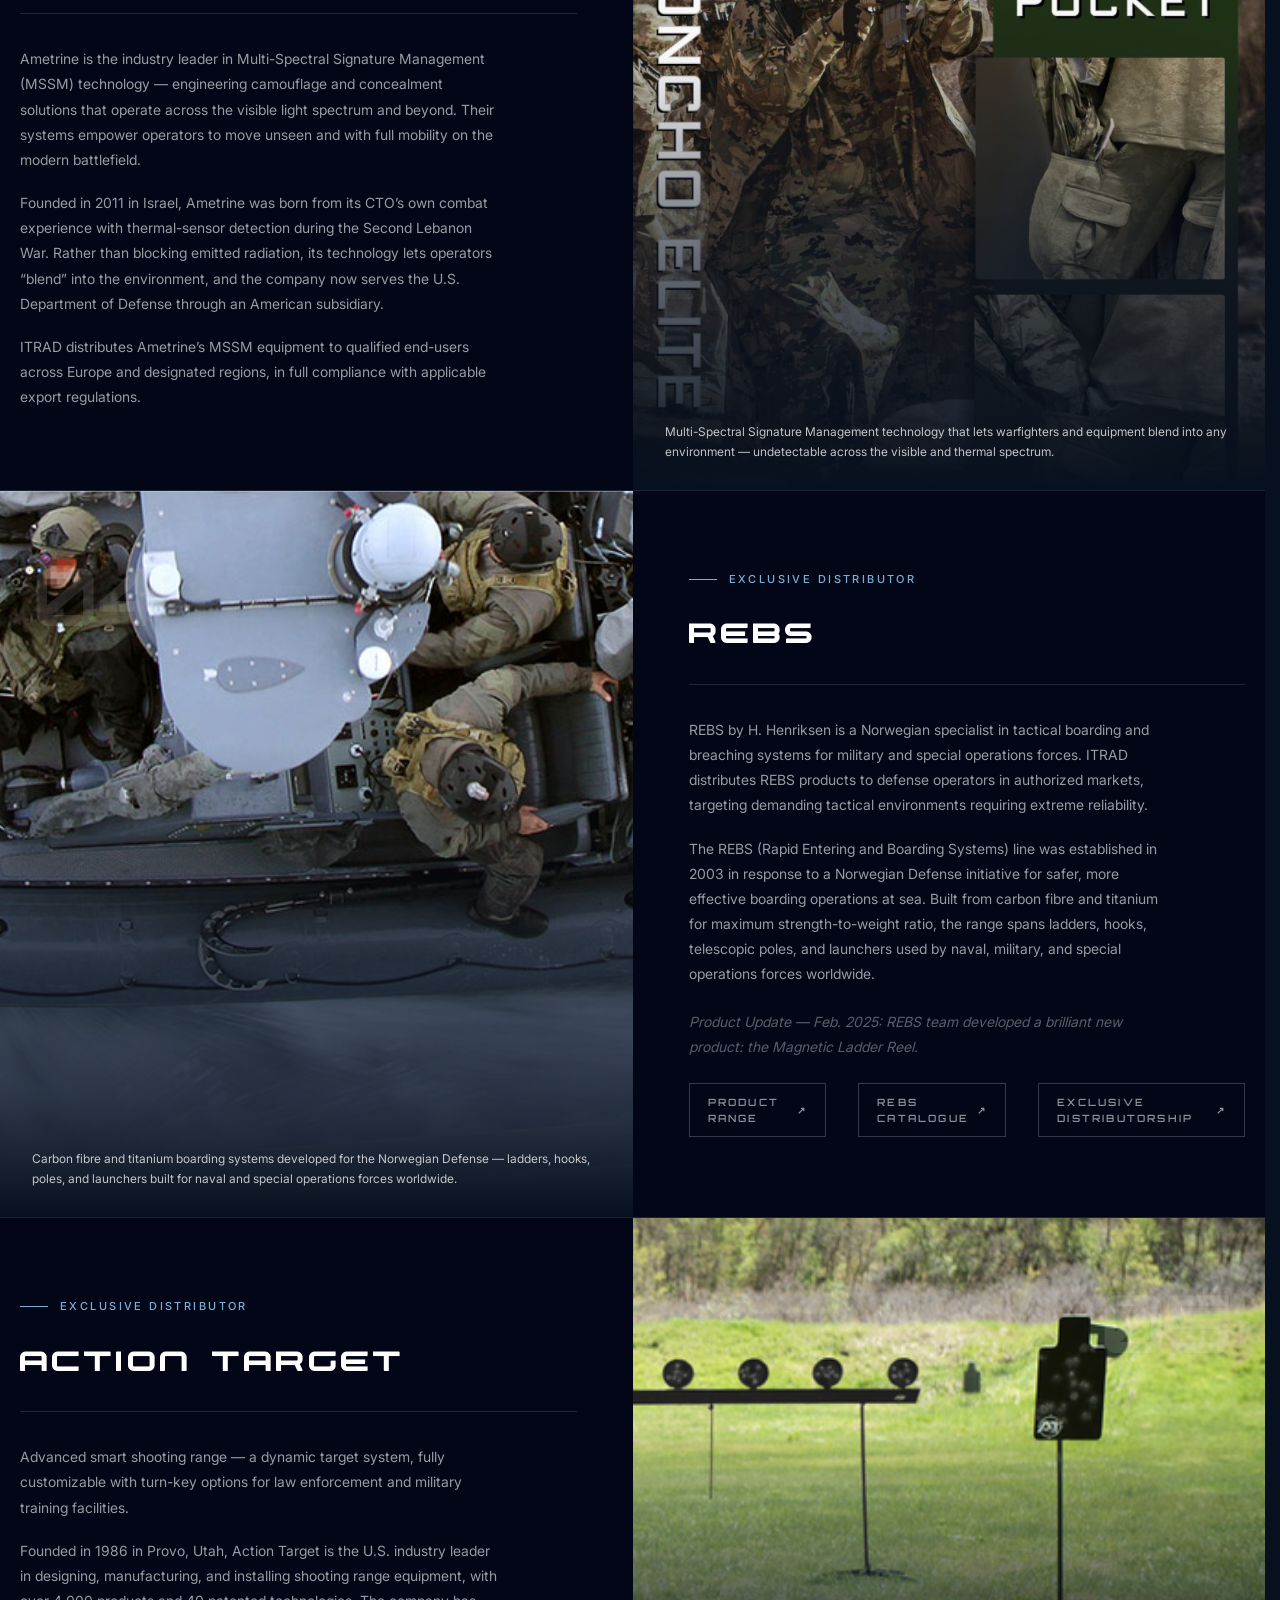
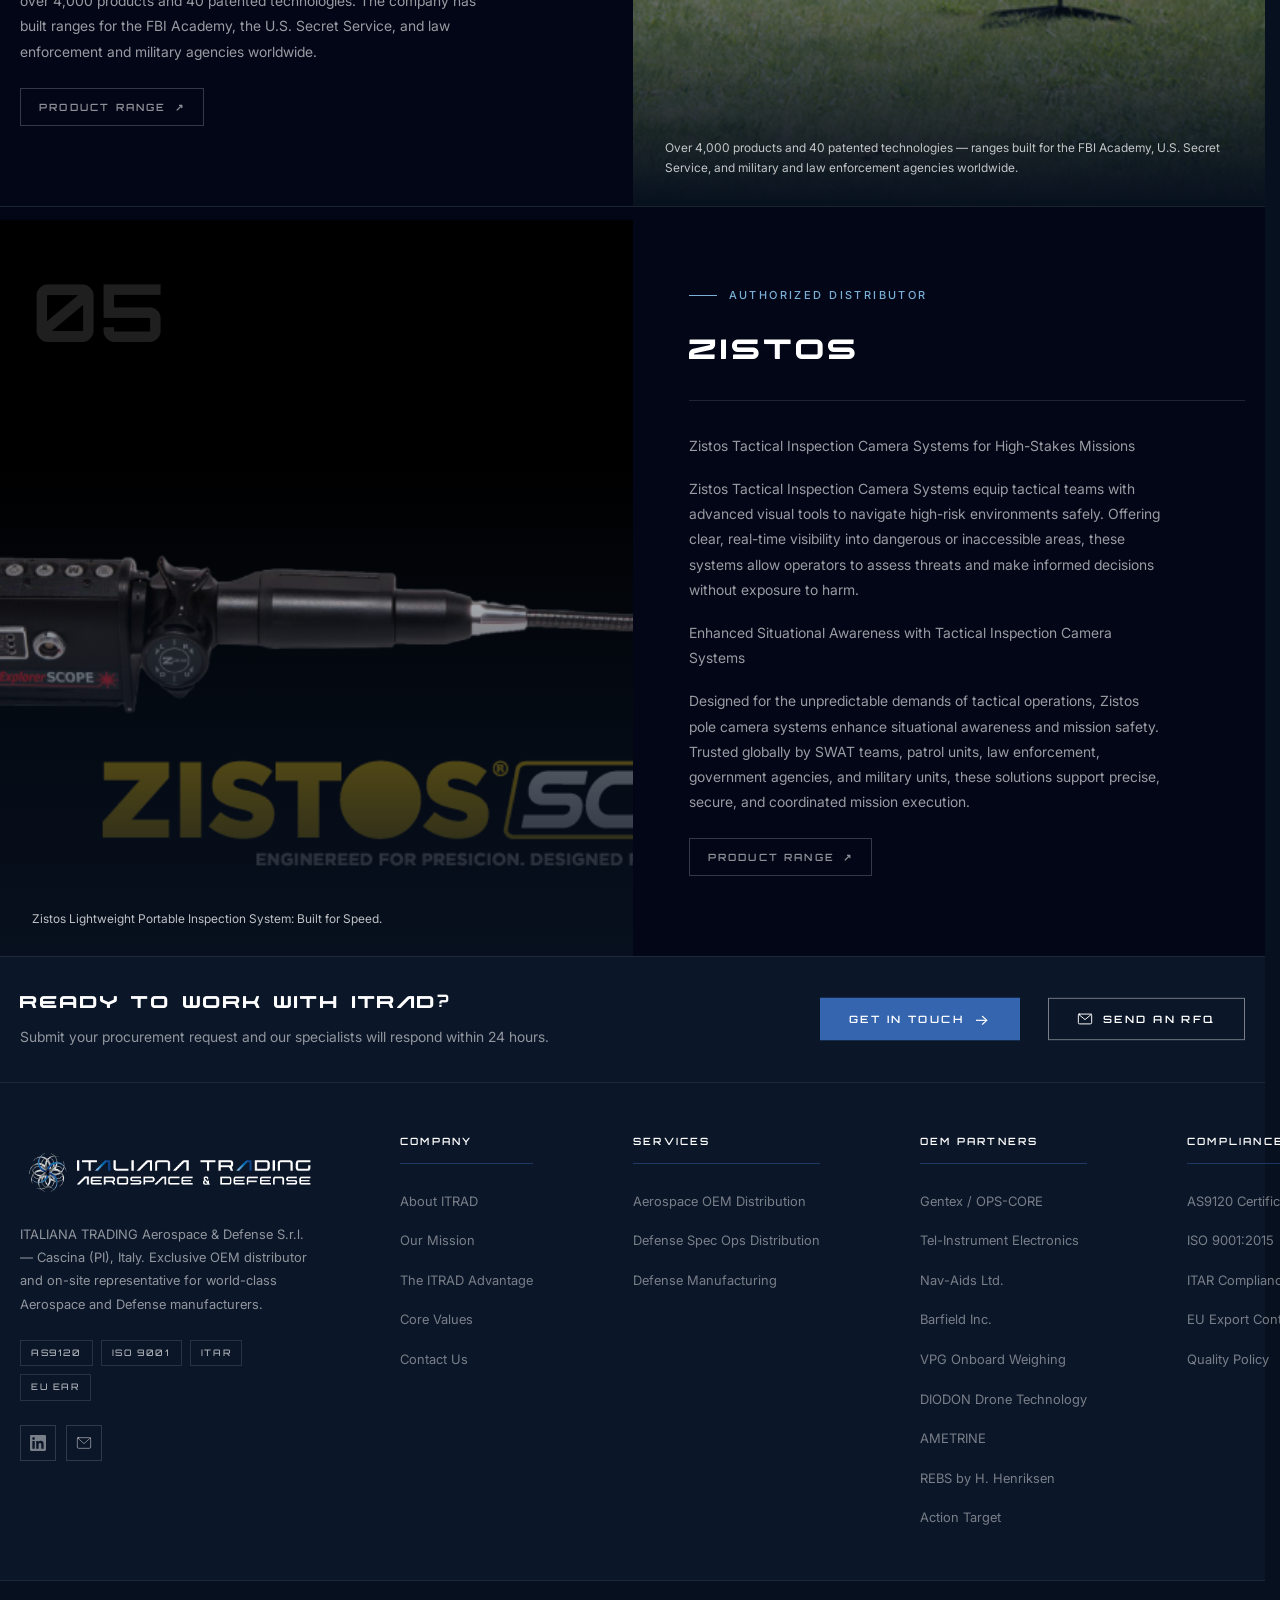
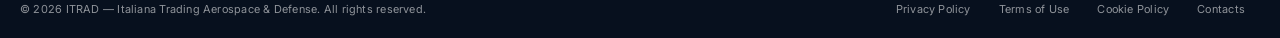
<file: distribution-defense.html>
<!DOCTYPE html>
<html lang="en">
<head>
	<meta charset="UTF-8">
	<meta name="viewport" content="width=device-width, initial-scale=1.0">
	<title>Defense SpecOps Equipment — ITRAD Italiana Trading Aerospace &amp; Defense</title>
	<link rel="icon" type="image/png" href="references/images/favicon.png">
	<link rel="stylesheet" href="css/style.css?v=145">
	<script type="text/javascript">
		var _Hasync = _Hasync || [];
		_Hasync.push(['Histats.start', '1,1976110,4,22,130,30,00011111']);
		_Hasync.push(['Histats.fasi', '1']);
		_Hasync.push(['Histats.track_hits', '']);
		(function() {
			var hs = document.createElement('script'); hs.type = 'text/javascript'; hs.async = true;
			hs.src = ('//s10.histats.com/js15_as.js');
			(document.getElementsByTagName('head')[0] || document.getElementsByTagName('body')[0]).appendChild(hs);
		})();
	</script>
</head>
<body>

	<a class="skip-link" href="#main-content">Skip to main content</a>

	<!-- ============================================================
			 NAVBAR
			 ============================================================ -->
	<header class="navbar">
		<div class="navbar__container">

			<a href="index.html" class="navbar__logo">
				<img
					src="references/images/file_singoli_2nero.png"
					alt="ITRAD — Italiana Trading Aerospace &amp; Defense"
					class="navbar__logo-img"
				>
			</a>

			<div class="navbar__menu">
				<nav aria-label="Main navigation">
					<ul class="navbar__nav">
						<li><a href="index.html">home</a></li>
						<li><a href="about.html">about</a></li>
						<li class="navbar__dropdown">
							<a href="distribution-aerospace.html">
								distribution
								<span class="navbar__caret">&#9660;</span>
							</a>
							<ul class="navbar__submenu">
								<li><a href="distribution-aerospace.html">Aerospace</a></li>
								<li class="active"><a href="distribution-defense.html">Defense</a></li>
							</ul>
						</li>
						<li class="navbar__dropdown">
							<a href="manufacturing-defense.html">
								manufacturing
								<span class="navbar__caret">&#9660;</span>
							</a>
							<ul class="navbar__submenu">
								<li><a href="manufacturing-defense.html">Defense - SFS</a></li>
								<li><a href="cerberus.html">Defense - Cerberus</a></li>
								<li><a href="ghost-signals.html">Defense - Ghost Signals</a></li>
								<!--li><a href="itrad-exclusives.html">ITRAD Exclusives</a></li-->
							</ul>
						</li>
						<li><a href="industries.html">industries</a></li>
						<li class="navbar__dropdown">
							<a href="certifications.html">
								compliance
								<span class="navbar__caret">&#9660;</span>
							</a>
							<ul class="navbar__submenu">
								<li><a href="certifications.html">Certifications</a></li>
								<li><a href="privacy.html">Privacy</a></li>
							</ul>
						</li>
						
					</ul>
				</nav>

				<a href="contact.html#contact" class="navbar__cta">get in touch</a>
			</div>

			<button class="navbar__toggle" aria-label="Toggle navigation" aria-expanded="false">
				<span></span><span></span><span></span>
			</button>

		</div>
	</header>

	<main id="main-content">

	<!-- ============================================================
			 PAGE HERO
			 ============================================================ -->
	<section class="page-hero page-hero--services">
		<div class="page-hero__bg page-hero__bg--cover" style="background-image: url('references/images/hero-defense.jpg')"></div>

		<div class="page-hero__container">
			<nav class="page-hero__breadcrumb" aria-label="Breadcrumb">
				<a href="index.html">Home</a>
				<span class="page-hero__breadcrumb-sep">&#8250;</span>
				<a href="distribution-defense.html">Distribution</a>
				<span class="page-hero__breadcrumb-sep">&#8250;</span>
				<span>Defense</span>
			</nav>

			<div class="page-hero__content">
				<p class="page-hero__label">Our Distribution &amp; Capabilities</p>

				<h1 class="page-hero__headline">
					<span class="page-hero__line--white">OEM Distribution</span>
					<span class="page-hero__line--blue">&amp; Equipment</span>
				</h1>

				<p class="page-hero__subtitle">
					ITRAD Aerospace & Defense acts as exclusive distributor for world-class OEM manufacturers across Aerospace and Defense markets, providing tailored logistic support services to qualified operators.
				</p>
			</div>
		</div>
	</section>

	<!-- ============================================================
			 HOW WE OPERATE
			 ============================================================ -->
	<section class="aero-intro">
		<div class="aero-intro__container">

			<div class="aero-intro__text">
				<div class="aero-intro__left">
					<p class="aero-intro__label">How We Operate</p>
				</div>
				<div class="aero-intro__right">
					<p class="aero-intro__body">
						<span class="aero-intro__body--highlight">ITRAD Aerospace &amp; Defense</span> stands for quality and dependability in domestic Defense Aerospace applications. Over the years, we have expanded in the market by offering tailored logistic support services to clients during the supply of equipment, devices, spare parts, tools, and fixtures used in repair and overhaul.
					</p>
					<p class="aero-intro__body">
						Solid relationships with several key platform manufacturers, combined with customer care and financial strength, currently make ITRAD a dependable source for domestic Defense Aerospace OEMs.
					</p>
				</div>
			</div>

			<div class="aero-intro__cards">
				<div class="aero-intro__card">
					<strong class="aero-intro__card-title">Exclusive Distributorship</strong>
					<p class="aero-intro__card-desc">Official, confirmed exclusive distribution rights for key OEM brands across Italy and designated regions.</p>
				</div>
				<div class="aero-intro__card">
					<strong class="aero-intro__card-title">Tailored Logistic Support</strong>
					<p class="aero-intro__card-desc">End-to-end logistic support during equipment, device, and spare part procurement processes.</p>
				</div>
				<div class="aero-intro__card">
					<strong class="aero-intro__card-title">Regulatory Compliance</strong>
					<p class="aero-intro__card-desc">All transactions managed in full compliance with applicable ITAR, EAR, and EU export regulations.</p>
				</div>
			</div>

		</div>
	</section>

	<!-- ============================================================
			 OEM DIVISION BANNER
			 ============================================================ -->
	<section class="oem-banner">
		<div class="oem-banner__inner">

			<div class="oem-banner__logos">
				<div class="oem-banner__logo-cell">
					<img src="references/images/DIODON-white-logo-2048x1281.png" alt="DIODON Drone Technology">
				</div>
				<div class="oem-banner__logo-cell">
					<img src="references/images/Gentex-OPS-CORE.png" alt="OPS-CORE">
				</div>
				<div class="oem-banner__logo-cell">
					<img src="references/images/Ametrine-Logo-Tag-White.webp" alt="Ametrine">
				</div>
				<div class="oem-banner__logo-cell">
					<img src="references/images/REBS.png" alt="REBS">
				</div>
				<div class="oem-banner__logo-cell">
					<img src="references/images/action_target.webp" alt="Action Target">
				</div>
				<div class="oem-banner__logo-cell">
					<img src="references/images/Zistos_wt.png" alt="Zistos">
				</div>
			</div>

			<div class="oem-banner__divider"></div>

			<div class="oem-banner__tag">
				<p class="oem-banner__label">
					<span class="division__icon-box">
						<svg xmlns="http://www.w3.org/2000/svg" viewBox="0 0 24 24" width="14" height="14" fill="currentColor"><path d="M12 1L3 5v6c0 5.55 3.84 10.74 9 12 5.16-1.26 9-6.45 9-12V5l-9-4z"/></svg>
					</span>
					Defense / SpecOps Division
				</p>
				<h2 class="oem-banner__title">OEM Distribution &amp;<br><span class="oem-banner__title--blue">Equipment &mdash;<br>SpecOps</span></h2>
			</div>

		</div>
	</section>

	<!-- 01 — GENTEX / OPS-CORE -->
	<section class="oem-brand oem-brand--odd">
		<div class="oem-brand__content">
			<div class="oem-brand__meta">
				<div class="oem-brand__category-wrap">
					<p class="oem-brand__label">Exclusive Distributor</p>
				</div>
			</div>

			<h2 class="oem-brand__title">Gentex /<br>OPS-CORE</h2>
			<div class="oem-brand__divider"></div>

			<div class="oem-brand__body">
				<p>OPS-CORE, a Gentex company, is the world&rsquo;s leading manufacturer of ballistic helmets and tactical head protection systems for military, law enforcement, and special operations forces. ITRAD holds confirmed exclusive distributorship status as listed on the official Gentex global distributors page.</p>
				<p>Ops-Core is the exclusive provider of USSOCOM&rsquo;s FAST Tactical Headborne System (FTHS), the standard issue helmet platform for U.S. Special Operations Command. Gentex Corporation, headquartered in Carbondale, Pennsylvania, draws on a 130-year legacy of protective equipment manufacturing. The Integrated Modular Design and Open Architecture of OPS-CORE helmet systems allow configuration for any mission, with seamless integration of optics, communications, and respiratory protection accessories.</p>
			</div>

			<div class="oem-brand__actions">
				<a href="https://www.gentexcorp.com/ops-core/" target="_blank" rel="noopener" class="oem-brand__cta">Product Range <span>&#8599;</span></a>
				<a href="https://online.fliphtml5.com/usalo/ngjl/#p=1" target="_blank" rel="noopener" class="oem-brand__cta">Gentex Catalogue <span>&#8599;</span></a>
				<a href="https://www.gentexcorp.com/distributor/italiana-trading-s-r-l/" target="_blank" rel="noopener" class="oem-brand__cta">Exclusive Distributorship<span>&#8599;</span></a>
			</div>
		</div>

		<div class="oem-brand__image oem-brand__image--dimmed" style="background-image: url('references/images/defense-3.png')">
			<span class="oem-brand__number">01</span>
			<div class="oem-brand__image-caption">
				Exclusive provider of USSOCOM&rsquo;s FAST Tactical Headborne System, backed by Gentex&rsquo;s 130-year legacy in protective equipment manufacturing.
			</div>
		</div>
	</section>

	<!-- 02 — DIODON DRONE TECHNOLOGY -->
	<section class="oem-brand oem-brand--even">
		<div class="oem-brand__image" style="background-image: url('references/images/distribution-def2.webp'); background-size: cover; background-position: center; background-color: #030617;">
			<span class="oem-brand__number">02</span>
			<div class="oem-brand__image-caption">
				The world&rsquo;s first inflatable, waterproof micro-UAV &mdash; engineered to survive water contact, float, be recovered, and redeployed for maritime ISR missions.
			</div>
		</div>

		<div class="oem-brand__content">
			<div class="oem-brand__meta">
				<div class="oem-brand__category-wrap">
					<p class="oem-brand__label">Authorized Distributor</p>
				</div>
			</div>

			<h2 class="oem-brand__title">DIODON Drone<br>Technology</h2>
			<div class="oem-brand__divider"></div>

			<div class="oem-brand__body">
				<p>Founded in 2017 in Toulouse, France, DIODON Drone Technology designs and manufactures the world&rsquo;s first inflatable, fully waterproof micro-UAV &mdash; purpose-built for ISR missions in maritime, coastal, and littoral environments where conventional drones cannot operate.</p>
				<p>The flagship HP30 is engineered to survive water contact, float, be recovered, and redeployed &mdash; rather than treating immersion as mission-ending. Deployable from boats as small as 3 metres, it supports day/night reconnaissance, surveillance, and tactical operations for navies, coastal security forces, and special operations units.</p>
			</div>

			<div class="oem-brand__actions">
				<a href="https://www.diodon-drone.com/drones/" target="_blank" rel="noopener" class="oem-brand__cta">Product Range <span>&#8599;</span></a>
				<a href="https://www.diodon-drone.com/wp-content/uploads/2026/05/DIODON-HP30-Mk2-Brochure-English.pdf" target="_blank" rel="noopener" class="oem-brand__cta">HP30 Brochure <span>&#8599;</span></a>
			</div>
		</div>
	</section>

	<!-- 03 — AMETRINE -->
	<section class="oem-brand oem-brand--odd">
		<div class="oem-brand__content">
			<div class="oem-brand__meta">
				<div class="oem-brand__category-wrap">
					<p class="oem-brand__label">Authorized Distributor</p>
				</div>
			</div>

			<h2 class="oem-brand__title">Ametrine</h2>
			<div class="oem-brand__divider"></div>

			<div class="oem-brand__body">
				<p>Ametrine is the industry leader in Multi-Spectral Signature Management (MSSM) technology &mdash; engineering camouflage and concealment solutions that operate across the visible light spectrum and beyond. Their systems empower operators to move unseen and with full mobility on the modern battlefield.</p>
				<p>Founded in 2011 in Israel, Ametrine was born from its CTO&rsquo;s own combat experience with thermal-sensor detection during the Second Lebanon War. Rather than blocking emitted radiation, its technology lets operators &ldquo;blend&rdquo; into the environment, and the company now serves the U.S. Department of Defense through an American subsidiary.</p>
				<p>ITRAD distributes Ametrine&rsquo;s MSSM equipment to qualified end-users across Europe and designated regions, in full compliance with applicable export regulations.</p>
			</div>
		</div>

		<div class="oem-brand__image" style="background-image: url('references/images/distribution-def3.jpeg'); background-position: top center;">
			<span class="oem-brand__number">03</span>
			<div class="oem-brand__image-caption">
				Multi-Spectral Signature Management technology that lets warfighters and equipment blend into any environment &mdash; undetectable across the visible and thermal spectrum.
			</div>
		</div>
	</section>

	<!-- 04 — REBS by H. Henriksen -->
	<section class="oem-brand oem-brand--even">
		<div class="oem-brand__image" style="background-image: url('references/images/rebs-boot.jpg'); background-size: cover; background-position: center 85%;">
			<span class="oem-brand__number">04</span>
			<div class="oem-brand__image-caption">
				Carbon fibre and titanium boarding systems developed for the Norwegian Defense &mdash; ladders, hooks, poles, and launchers built for naval and special operations forces worldwide.
			</div>
		</div>

		<div class="oem-brand__content">
			<div class="oem-brand__meta">
				<div class="oem-brand__category-wrap">
					<p class="oem-brand__label">Exclusive Distributor</p>
				</div>
			</div>

			<h2 class="oem-brand__title">REBS</h2>
			<div class="oem-brand__divider"></div>

			<div class="oem-brand__body">
				<p>REBS by H. Henriksen is a Norwegian specialist in tactical boarding and breaching systems for military and special operations forces. ITRAD distributes REBS products to defense operators in authorized markets, targeting demanding tactical environments requiring extreme reliability.</p>
				<p>The REBS (Rapid Entering and Boarding Systems) line was established in 2003 in response to a Norwegian Defense initiative for safer, more effective boarding operations at sea. Built from carbon fibre and titanium for maximum strength-to-weight ratio, the range spans ladders, hooks, telescopic poles, and launchers used by naval, military, and special operations forces worldwide.</p>
				<p class="oem-brand__body-caption">Product Update &mdash; Feb. 2025: REBS team developed a brilliant new product: the Magnetic Ladder Reel.</p>
			</div>

			<div class="oem-brand__actions">
				<a href="https://hhenriksen.com/rebs-produktgrupper/" target="_blank" rel="noopener" class="oem-brand__cta">Product Range <span>&#8599;</span></a>
				<a href="https://hhenriksen.com/rebs-catalogue-brochure/" target="_blank" rel="noopener" class="oem-brand__cta">REBS Catalogue <span>&#8599;</span></a>
				<a href="https://hhenriksen.com/rebs-distributors/" target="_blank" el="noopener" class="oem-brand__cta">Exclusive Distributorship<span>&#8599;</span></a>
			</div>
		</div>
	</section>

	<!-- 05 — ACTION TARGET -->
	<section class="oem-brand oem-brand--odd">
		<div class="oem-brand__content">
			<div class="oem-brand__meta">
				<div class="oem-brand__category-wrap">
					<p class="oem-brand__label">Exclusive Distributor</p>
				</div>
			</div>

			<h2 class="oem-brand__title">Action Target</h2>
			<div class="oem-brand__divider"></div>

			<div class="oem-brand__body">
				<p>Advanced smart shooting range &mdash; a dynamic target system, fully customizable with turn-key options for law enforcement and military training facilities.</p>
				<p>Founded in 1986 in Provo, Utah, Action Target is the U.S. industry leader in designing, manufacturing, and installing shooting range equipment, with over 4,000 products and 40 patented technologies. The company has built ranges for the FBI Academy, the U.S. Secret Service, and law enforcement and military agencies worldwide.</p>
			</div>

			<div class="oem-brand__actions oem-brand__actions--stacked">
				<a href="https://actiontarget.com/shooting-range-equipment/" target="_blank" rel="noopener" class="oem-brand__cta">Product Range <span>&#8599;</span></a>
				<!--a href="#" target="_blank" rel="noopener" class="oem-brand__cta">Exclusive Distributorship <span>&#8250;</span></a -->
			</div>
		</div>

		<div class="oem-brand__image oem-brand__image--contain" style="background-image: url('references/images/action_target.png'); background-size: cover; background-position: right center;">
			<span class="oem-brand__number">05</span>
			<div class="oem-brand__image-caption">
				Over 4,000 products and 40 patented technologies &mdash; ranges built for the FBI Academy, U.S. Secret Service, and military and law enforcement agencies worldwide.
			</div>
		</div>
	</section>

	<!-- 06 — ZISTOS -->
	<section class="oem-brand oem-brand--even">
<div class="oem-brand__image oem-brand__image--contain" style="background-image: url('references/images/Banner_Zistos_Scopes-1.png'); background-size: cover; background-position: center 30%;">
			<span class="oem-brand__number">05</span>
			<div class="oem-brand__image-caption">
				Zistos Lightweight Portable Inspection System: Built for Speed.
			</div>
		</div>

		<div class="oem-brand__content">
			<div class="oem-brand__meta">
				<div class="oem-brand__category-wrap">
					<p class="oem-brand__label">Authorized Distributor</p>
				</div>
			</div>

			<h2 class="oem-brand__title">ZISTOS</h2>
			<div class="oem-brand__divider"></div>

			<div class="oem-brand__body">
				<p>Zistos Tactical Inspection Camera Systems for High-Stakes Missions</p>
				<p>Zistos Tactical Inspection Camera Systems equip tactical teams with advanced visual tools to navigate high-risk environments safely. 
					Offering clear, real-time visibility into dangerous or inaccessible areas, these systems allow operators to assess threats and make informed decisions without exposure to harm.</p>

<p>Enhanced Situational Awareness with Tactical Inspection Camera Systems</p>
<p>Designed for the unpredictable demands of tactical operations, Zistos pole camera systems enhance situational awareness and mission safety. 
	Trusted globally by SWAT teams, patrol units, law enforcement, government agencies, and military units, these solutions support precise, secure, and coordinated mission execution.</p>
			</div>

			<div class="oem-brand__actions oem-brand__actions--stacked">
				<a href="https://zistos.com/tactical/" target="_blank" rel="noopener" class="oem-brand__cta">Product Range <span>&#8599;</span></a>
				<!--a href="#" target="_blank" rel="noopener" class="oem-brand__cta">Exclusive Distributorship <span>&#8250;</span></a -->
			</div>
		</div>

		
	</section>

	<!-- ============================================================
			 PRE-FOOTER CTA
			 ============================================================ -->
	<section class="prefooter">
		<div class="prefooter__container">
			<div class="prefooter__left">
				<h2 class="prefooter__headline">ready to work with <span class="prefooter__brand">ITRAD</span><span class="prefooter__qmark">?</span></h2>
				<p class="prefooter__sub">Submit your procurement request and our specialists will respond within 24 hours.</p>
			</div>
			<div class="prefooter__actions">
				<a href="contact.html#contact" class="prefooter__btn prefooter__btn--filled">Get in Touch <span class="prefooter__arrow">&#8594;</span></a>
				<a href="mailto:rfq@itradaerospace.com" class="prefooter__btn prefooter__btn--outline">
					<svg xmlns="http://www.w3.org/2000/svg" width="16" height="16" viewBox="0 0 24 24" fill="none" stroke="currentColor" stroke-width="1.5" stroke-linecap="round" stroke-linejoin="round"><rect x="2" y="4" width="20" height="16" rx="2"/><polyline points="2,4 12,13 22,4"/></svg>
					Send an RFQ
				</a>
			</div>
		</div>
	</section>

	<!-- ============================================================
			 FOOTER
			 ============================================================ -->
	</main>

	<footer class="footer">

		<div class="footer__main">
			<div class="footer__container">

				<div class="footer__brand">
					<a href="index.html" class="footer__logo">
						<img src="references/images/file_singoli_3 (nero).png" alt="ITRAD — Italiana Trading Aerospace & Defense" class="footer__logo-img">
					</a>
					<p class="footer__about">ITALIANA TRADING Aerospace &amp; Defense S.r.l. &mdash; Cascina (PI), Italy. Exclusive OEM distributor and on-site representative for world-class Aerospace and Defense manufacturers.</p>
					<div class="footer__certs">
						<span class="footer__cert">AS9120</span>
						<span class="footer__cert">ISO 9001</span>
						<span class="footer__cert">ITAR</span>
						<span class="footer__cert">EU EAR</span>
					</div>
					<div class="footer__socials">
						<a href="https://www.linkedin.com/company/itrad-aerodefense/posts/?feedView=all" target="_blank" rel="noopener" class="footer__social" aria-label="LinkedIn">
							<svg xmlns="http://www.w3.org/2000/svg" width="16" height="16" viewBox="0 0 24 24" fill="currentColor"><path d="M20.447 20.452h-3.554v-5.569c0-1.328-.027-3.037-1.852-3.037-1.853 0-2.136 1.445-2.136 2.939v5.667H9.351V9h3.414v1.561h.046c.477-.9 1.637-1.85 3.37-1.85 3.601 0 4.267 2.37 4.267 5.455v6.286zM5.337 7.433a2.062 2.062 0 0 1-2.063-2.065 2.064 2.064 0 1 1 2.063 2.065zm1.782 13.019H3.555V9h3.564v11.452zM22.225 0H1.771C.792 0 0 .774 0 1.729v20.542C0 23.227.792 24 1.771 24h20.451C23.2 24 24 23.227 24 22.271V1.729C24 .774 23.2 0 22.222 0h.003z"/></svg>
						</a>
						<a href="mailto:info@itradaerospace.com" class="footer__social" aria-label="Email">
							<svg xmlns="http://www.w3.org/2000/svg" width="16" height="16" viewBox="0 0 24 24" fill="none" stroke="currentColor" stroke-width="1.5" stroke-linecap="round" stroke-linejoin="round"><rect x="2" y="4" width="20" height="16" rx="2"/><polyline points="2,4 12,13 22,4"/></svg>
						</a>
					</div>
				</div>

				<nav class="footer__nav">
					<div class="footer__col">
						<h4 class="footer__col-title">Company</h4>
						<ul class="footer__col-list">
							<li><a href="about.html">About ITRAD</a></li>
							<li><a href="about.html#mission">Our Mission</a></li>
							<li><a href="about.html#advantage">The ITRAD Advantage</a></li>
							<li><a href="about.html#values">Core Values</a></li>
							<li><a href="contact.html">Contact Us</a></li>
						</ul>
					</div>
					<div class="footer__col">
						<h4 class="footer__col-title">Services</h4>
						<ul class="footer__col-list">
							<li><a href="distribution-aerospace.html">Aerospace OEM Distribution</a></li>
							<li><a href="distribution-defense.html">Defense Spec Ops Distribution</a></li>
							<li><a href="manufacturing-defense.html">Defense Manufacturing</a></li>
						</ul>
					</div>
					<div class="footer__col">
						<h4 class="footer__col-title">OEM Partners</h4>
						<ul class="footer__col-list">
							<li><a href="distribution-defense.html">Gentex / OPS-CORE</a></li>
							<li><a href="distribution-aerospace.html">Tel-Instrument Electronics</a></li>
							<li><a href="distribution-aerospace.html">Nav-Aids Ltd.</a></li>
							<li><a href="distribution-aerospace.html">Barfield Inc.</a></li>
							<li><a href="distribution-aerospace.html">VPG Onboard Weighing</a></li>
							<li><a href="distribution-defense.html">DIODON Drone Technology</a></li>
							<li><a href="distribution-defense.html">AMETRINE</a></li>
							<li><a href="distribution-defense.html">REBS by H. Henriksen</a></li>
							<li><a href="distribution-defense.html">Action Target</a></li>
						</ul>
					</div>
					<div class="footer__col">
						<h4 class="footer__col-title">Compliance</h4>
						<ul class="footer__col-list">
							<li><a href="certifications.html">AS9120 Certification</a></li>
							<li><a href="certifications.html">ISO 9001:2015</a></li>
							<li><a href="certifications.html">ITAR Compliance</a></li>
							<li><a href="certifications.html">EU Export Control</a></li>
							<li><a href="certifications.html">Quality Policy</a></li>
						</ul>
					</div>
				</nav>

			</div>
		</div>

		<div class="footer__bottom">
			<div class="footer__bottom-container">
				<p class="footer__copyright">&copy; 2026 ITRAD &mdash; Italiana Trading Aerospace &amp; Defense. All rights reserved.</p>
				<nav class="footer__legal">
					<a href="privacy.html">Privacy Policy</a>
					<a href="#">Terms of Use</a>
					<a href="#">Cookie Policy</a>
					<a href="contact.html">Contacts</a>
				</nav>
			</div>
		</div>

	</footer>

	<script src="js/main.js" defer></script>
</body>
</html>
</file>
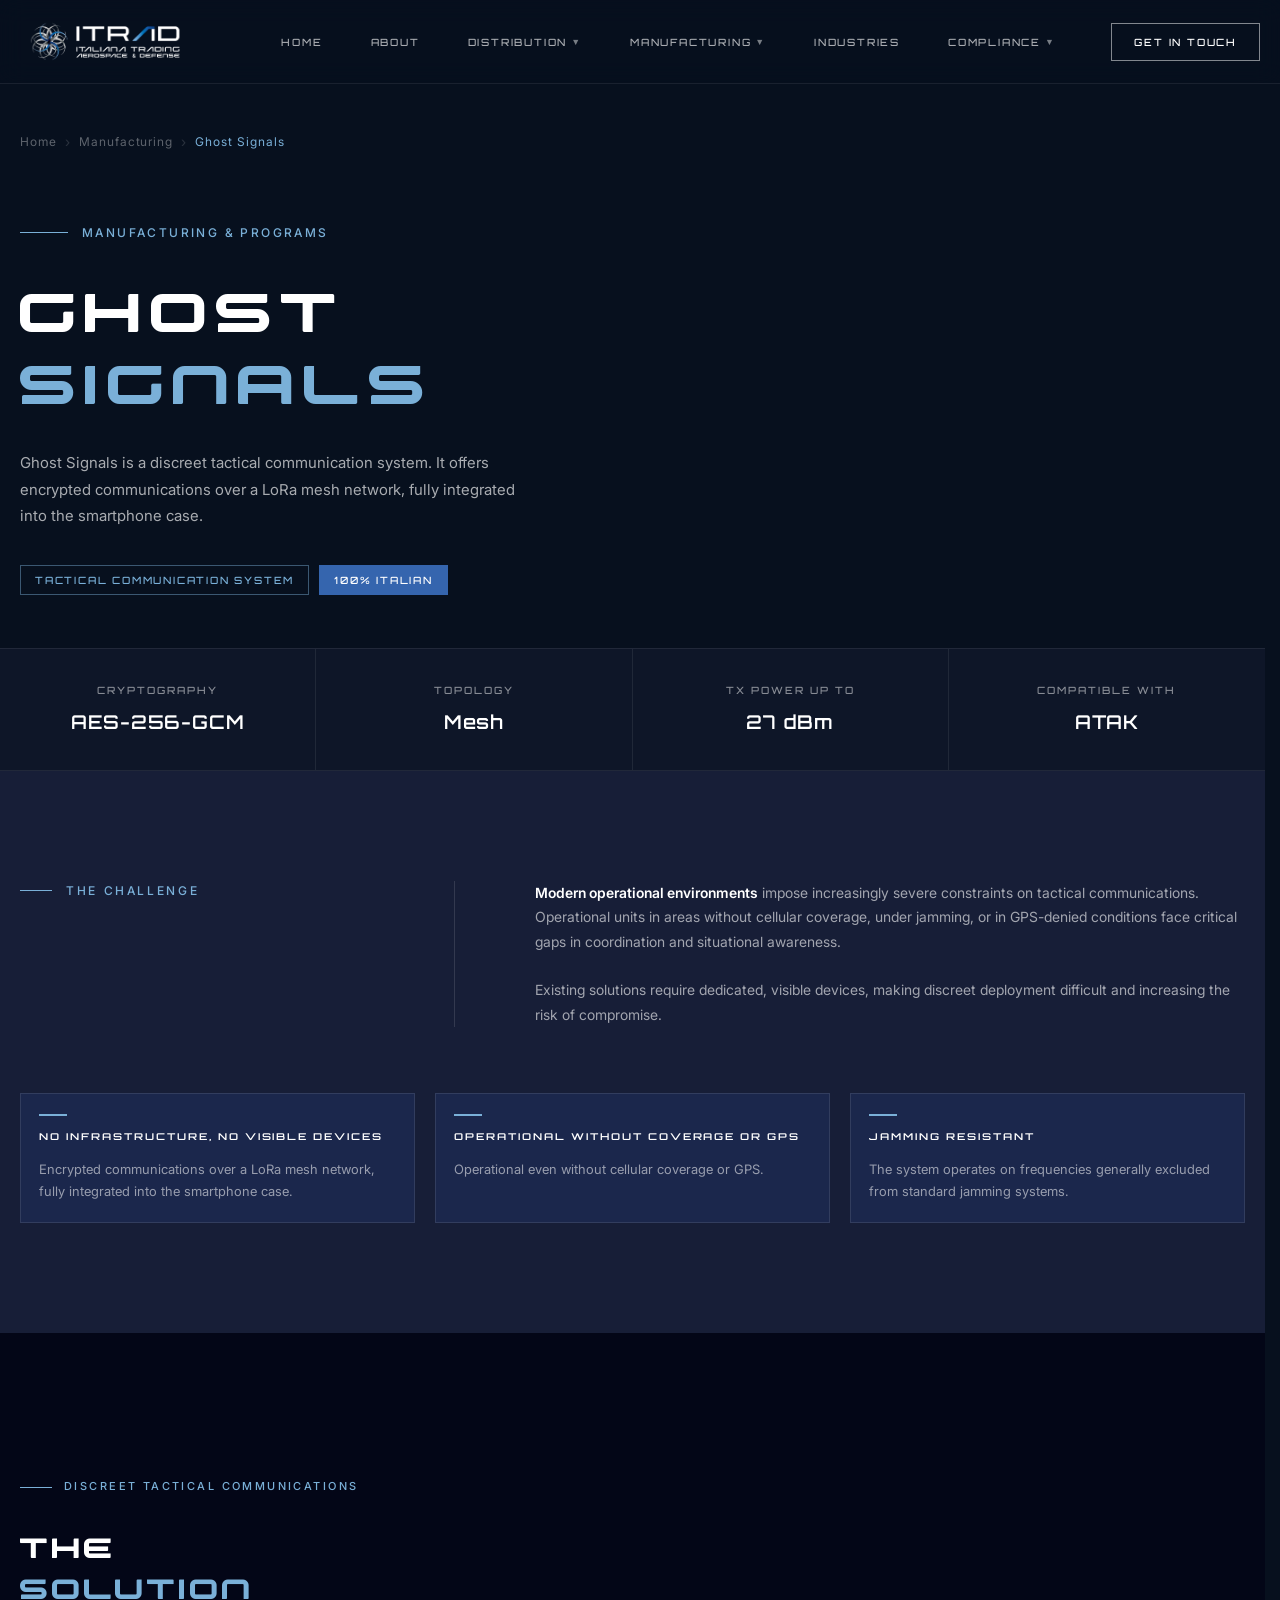
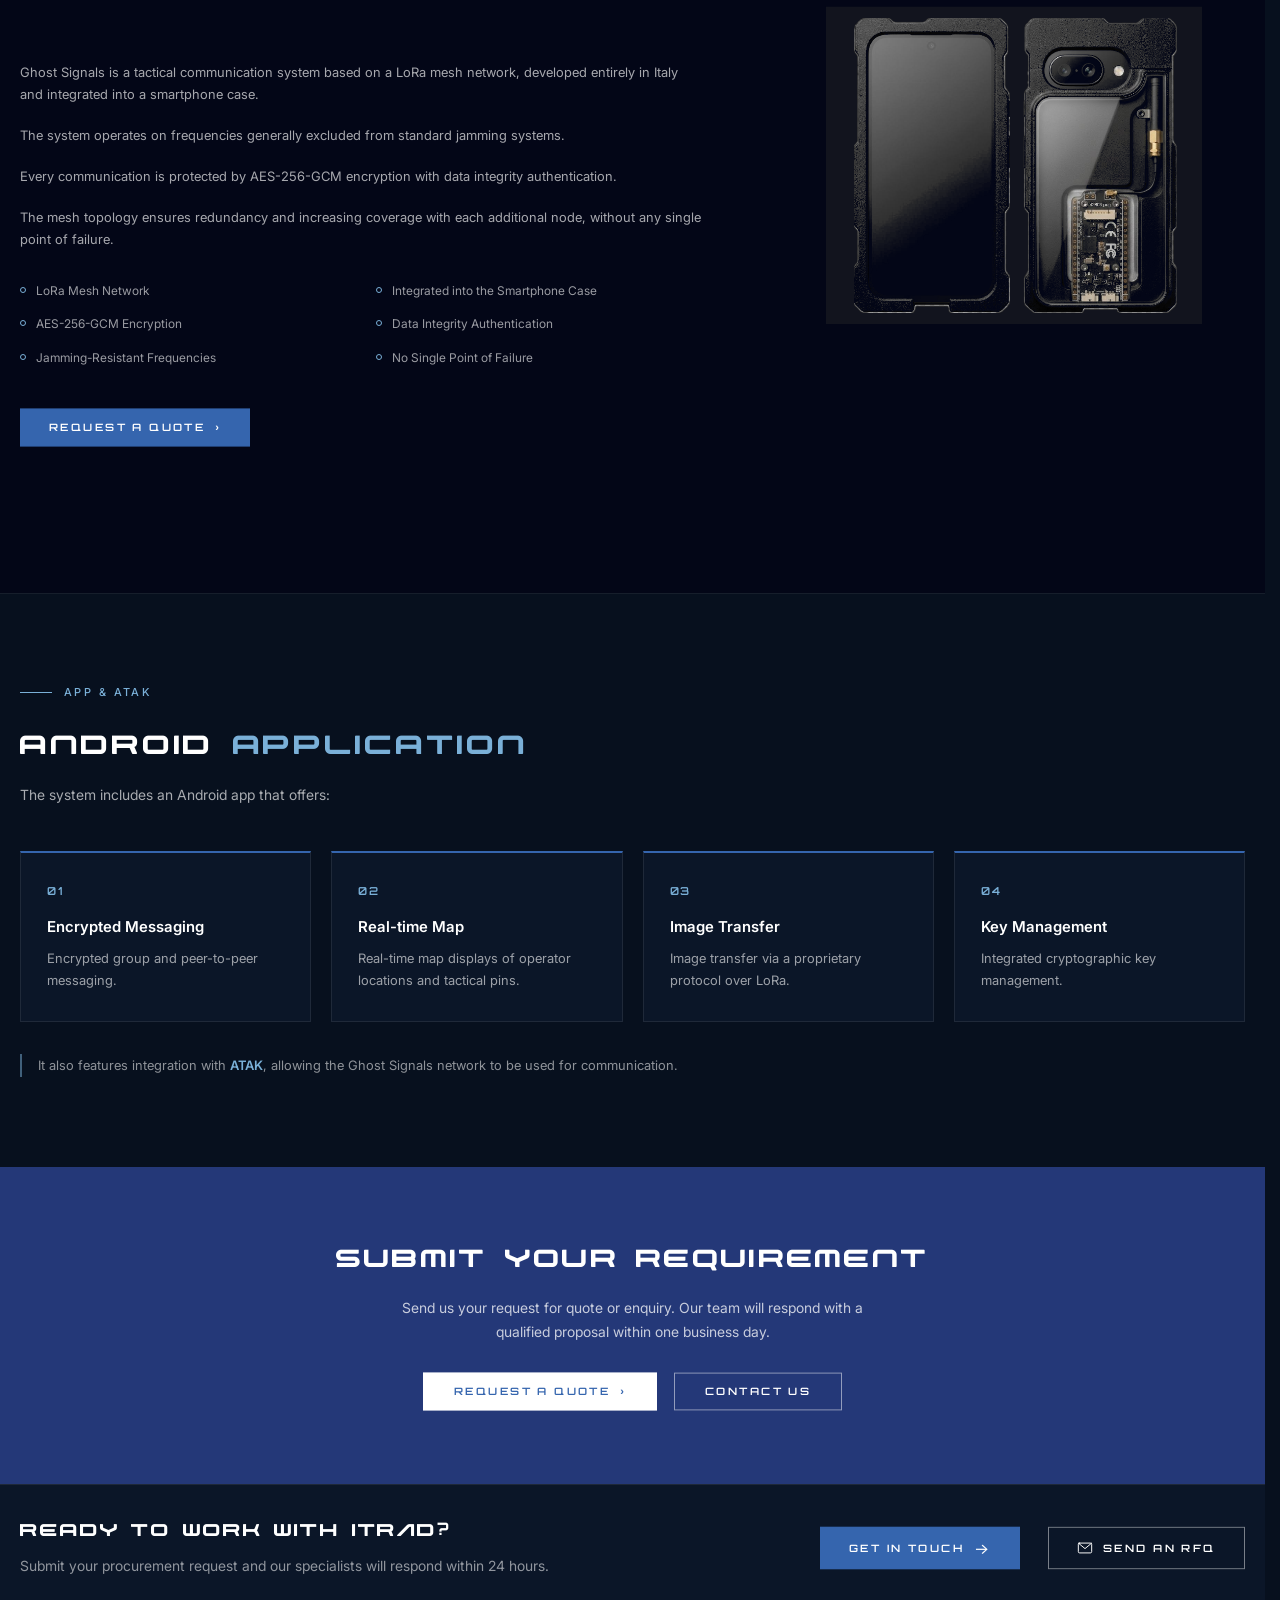
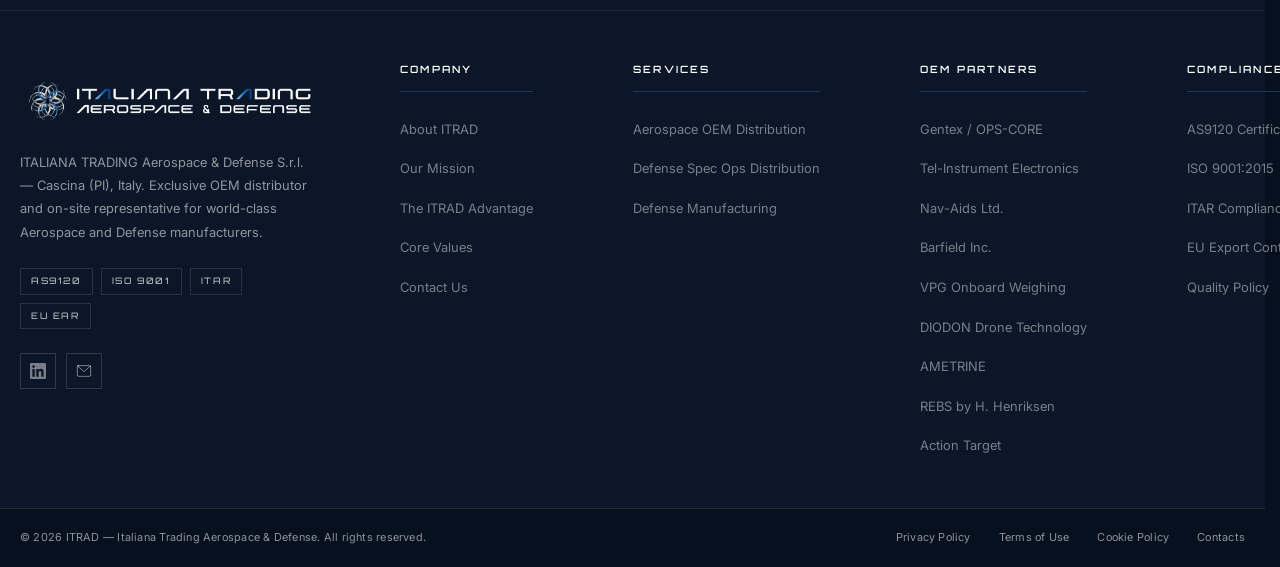
<file: ghost-signals.html>
<!DOCTYPE html>
<html lang="en">
<head>
	<meta charset="UTF-8">
	<meta name="viewport" content="width=device-width, initial-scale=1.0">
	<title>Ghost Signals — Tactical Communication System — ITRAD Italiana Trading Aerospace &amp; Defense</title>
	<meta name="description" content="Ghost Signals is a discreet tactical communication system offering encrypted communications over a LoRa mesh network, fully integrated into the smartphone case.">
	<link rel="icon" type="image/png" href="references/images/favicon.png">
	<link rel="stylesheet" href="css/style.css?v=146">
	<script type="text/javascript">
		var _Hasync = _Hasync || [];
		_Hasync.push(['Histats.start', '1,1976110,4,22,130,30,00011111']);
		_Hasync.push(['Histats.fasi', '1']);
		_Hasync.push(['Histats.track_hits', '']);
		(function() {
			var hs = document.createElement('script'); hs.type = 'text/javascript'; hs.async = true;
			hs.src = ('//s10.histats.com/js15_as.js');
			(document.getElementsByTagName('head')[0] || document.getElementsByTagName('body')[0]).appendChild(hs);
		})();
	</script>
</head>
<body>

	<a class="skip-link" href="#main-content">Skip to main content</a>

	<!-- ============================================================
			 NAVBAR
			 ============================================================ -->
	<header class="navbar">
		<div class="navbar__container">

			<a href="index.html" class="navbar__logo">
				<img
					src="references/images/file_singoli_2nero.png"
					alt="ITRAD — Italiana Trading Aerospace &amp; Defense"
					class="navbar__logo-img"
				>
			</a>

			<div class="navbar__menu">
				<nav aria-label="Main navigation">
					<ul class="navbar__nav">
						<li ><a href="index.html">home</a></li>
						<li><a href="about.html">about</a></li>
						<li class="navbar__dropdown">
							<a href="distribution-aerospace.html">
								distribution
								<span class="navbar__caret">&#9660;</span>
							</a>
							<ul class="navbar__submenu">
								<li><a href="distribution-aerospace.html">Aerospace</a></li>
								<li><a href="distribution-defense.html">Defense</a></li>
							</ul>
						</li>
						<li class="navbar__dropdown">
							<a href="manufacturing-defense.html">
								manufacturing
								<span class="navbar__caret">&#9660;</span>
							</a>
							<ul class="navbar__submenu">
								<li><a href="manufacturing-defense.html">Defense - SFS</a></li>
								<li><a href="cerberus.html">Defense - Cerberus</a></li>
								<li class="active"><a href="ghost-signals.html">Defense - Ghost Signals</a></li>
								<!--li><a href="itrad-exclusives.html">ITRAD Exclusives</a></li-->
							</ul>
						</li>
						<li><a href="industries.html">industries</a></li>
						<li class="navbar__dropdown">
							<a href="certifications.html">
								compliance
								<span class="navbar__caret">&#9660;</span>
							</a>
							<ul class="navbar__submenu">
								<li><a href="certifications.html">Certifications</a></li>
								<li><a href="privacy.html">Privacy</a></li>
							</ul>
						</li>
						
					</ul>
				</nav>

				<a href="contact.html#contact" class="navbar__cta">get in touch</a>
			</div>

			<button class="navbar__toggle" aria-label="Toggle navigation" aria-expanded="false">
				<span></span><span></span><span></span>
			</button>

		</div>
	</header>

	<main id="main-content">

	<!-- ============================================================
			 PAGE HERO
			 ============================================================ -->
	<section class="page-hero page-hero--services">

		<div class="page-hero__container">
			<nav class="page-hero__breadcrumb" aria-label="Breadcrumb">
				<a href="index.html">Home</a>
				<span class="page-hero__breadcrumb-sep">&#8250;</span>
				<a href="manufacturing-defense.html">Manufacturing</a>
				<span class="page-hero__breadcrumb-sep">&#8250;</span>
				<span>Ghost Signals</span>
			</nav>

			<div class="page-hero__content">
				<p class="page-hero__label">Manufacturing &amp; Programs</p>

				<h1 class="page-hero__headline">
					<span class="page-hero__line--white">ghost</span>
					<span class="page-hero__line--blue">signals</span>
				</h1>

				<p class="page-hero__subtitle">
					Ghost Signals is a discreet tactical communication system. It offers encrypted communications over a LoRa mesh network, fully integrated into the smartphone case.
				</p>

				<div class="page-hero__tags">
					<span class="page-hero__tag">Tactical Communication System</span>
					<span class="page-hero__tag page-hero__tag--solid">100% Italian</span>
				</div>
			</div>
		</div>
	</section>

	<!-- ============================================================
			 PRODUCT SPECS STRIP
			 ============================================================ -->
	<section class="product-specs" aria-label="Key specifications">
		<div class="product-specs__item">
			<p class="product-specs__label">Cryptography</p>
			<p class="product-specs__value">AES-256-GCM</p>
		</div>
		<div class="product-specs__item">
			<p class="product-specs__label">Topology</p>
			<p class="product-specs__value">Mesh</p>
		</div>
		<div class="product-specs__item">
			<p class="product-specs__label">TX Power up to</p>
			<p class="product-specs__value">27 dBm</p>
		</div>
		<div class="product-specs__item">
			<p class="product-specs__label">Compatible with</p>
			<p class="product-specs__value">ATAK</p>
		</div>
	</section>

	<!-- ============================================================
			 THE CHALLENGE
			 ============================================================ -->
	<section class="aero-intro">
		<div class="aero-intro__container">

			<div class="aero-intro__text">
				<div class="aero-intro__left">
					<p class="aero-intro__label">The Challenge</p>
				</div>
				<div class="aero-intro__right">
					<p class="aero-intro__body">
						<span class="aero-intro__body--highlight">Modern operational environments</span> impose increasingly severe constraints on tactical communications. Operational units in areas without cellular coverage, under jamming, or in GPS-denied conditions face critical gaps in coordination and situational awareness.
					</p>
					<p class="aero-intro__body">
						Existing solutions require dedicated, visible devices, making discreet deployment difficult and increasing the risk of compromise.
					</p>
				</div>
			</div>

			<div class="aero-intro__cards">
				<div class="aero-intro__card">
					<strong class="aero-intro__card-title">No Infrastructure, No Visible Devices</strong>
					<p class="aero-intro__card-desc">Encrypted communications over a LoRa mesh network, fully integrated into the smartphone case.</p>
				</div>
				<div class="aero-intro__card">
					<strong class="aero-intro__card-title">Operational Without Coverage or GPS</strong>
					<p class="aero-intro__card-desc">Operational even without cellular coverage or GPS.</p>
				</div>
				<div class="aero-intro__card">
					<strong class="aero-intro__card-title">Jamming Resistant</strong>
					<p class="aero-intro__card-desc">The system operates on frequencies generally excluded from standard jamming systems.</p>
				</div>
			</div>

		</div>
	</section>

	<!-- ============================================================
			 THE SOLUTION — FEATURE
			 ============================================================ -->
	<section class="sfs-feature">
		<div class="sfs-feature__content">
			<p class="sfs-feature__tag">Discreet Tactical Communications</p>

			<h2 class="sfs-feature__headline">The<span>Solution</span></h2>

			<div class="sfs-feature__body">
				<p>Ghost Signals is a tactical communication system based on a LoRa mesh network, developed entirely in Italy and integrated into a smartphone case.</p>
				<p>The system operates on frequencies generally excluded from standard jamming systems.</p>
				<p>Every communication is protected by AES-256-GCM encryption with data integrity authentication.</p>
				<p>The mesh topology ensures redundancy and increasing coverage with each additional node, without any single point of failure.</p>
			</div>

			<ul class="sfs-feature__list">
				<li>LoRa Mesh Network</li>
				<li>Integrated into the Smartphone Case</li>
				<li>AES-256-GCM Encryption</li>
				<li>Data Integrity Authentication</li>
				<li>Jamming-Resistant Frequencies</li>
				<li>No Single Point of Failure</li>
			</ul>

			<a href="contact.html#contact" class="sfs-feature__cta">Request a Quote <span>&#8250;</span></a>
		</div>

		<div class="sfs-feature__image sfs-feature__image--product" style="background-image: url('references/images/ghost-signals.png')"></div>
	</section>

	<!-- ============================================================
			 CUSTOM APP
			 ============================================================ -->
	<section class="product-app">
		<div class="product-app__inner">

			<p class="product-app__label">App &amp; ATAK</p>

			<h2 class="product-app__headline">android <span>application</span></h2>

			<p class="product-app__lead">The system includes an Android app that offers:</p>

			<div class="product-app__grid">
				<div class="product-app__card">
					<span class="product-app__card-num">01</span>
					<h3 class="product-app__card-title">Encrypted Messaging</h3>
					<p class="product-app__card-desc">Encrypted group and peer-to-peer messaging.</p>
				</div>
				<div class="product-app__card">
					<span class="product-app__card-num">02</span>
					<h3 class="product-app__card-title">Real-time Map</h3>
					<p class="product-app__card-desc">Real-time map displays of operator locations and tactical pins.</p>
				</div>
				<div class="product-app__card">
					<span class="product-app__card-num">03</span>
					<h3 class="product-app__card-title">Image Transfer</h3>
					<p class="product-app__card-desc">Image transfer via a proprietary protocol over LoRa.</p>
				</div>
				<div class="product-app__card">
					<span class="product-app__card-num">04</span>
					<h3 class="product-app__card-title">Key Management</h3>
					<p class="product-app__card-desc">Integrated cryptographic key management.</p>
				</div>
			</div>

			<p class="product-app__note">It also features integration with <strong>ATAK</strong>, allowing the Ghost Signals network to be used for communication.</p>

		</div>
	</section>

	<!-- ============================================================
			 SUBMIT REQUIREMENT BANNER
			 ============================================================ -->
	<section class="submit-banner">
		<div class="submit-banner__inner">
			<h2 class="submit-banner__headline">Submit Your Requirement</h2>
			<p class="submit-banner__sub">Send us your request for quote or enquiry. Our team will respond with a qualified proposal within one business day.</p>
			<div class="submit-banner__actions">
				<a href="contact.html#contact" class="submit-banner__btn submit-banner__btn--filled">Request a Quote <span>&#8250;</span></a>
				<a href="contact.html" class="submit-banner__btn submit-banner__btn--outline">Contact Us</a>
			</div>
		</div>
	</section>

	<!-- ============================================================
			 PRE-FOOTER CTA
			 ============================================================ -->
	<section class="prefooter">
		<div class="prefooter__container">
			<div class="prefooter__left">
				<h2 class="prefooter__headline">ready to work with <span class="prefooter__brand">ITRAD</span><span class="prefooter__qmark">?</span></h2>
				<p class="prefooter__sub">Submit your procurement request and our specialists will respond within 24 hours.</p>
			</div>
			<div class="prefooter__actions">
				<a href="contact.html#contact" class="prefooter__btn prefooter__btn--filled">Get in Touch <span class="prefooter__arrow">&#8594;</span></a>
				<a href="mailto:rfq@itradaerospace.com" class="prefooter__btn prefooter__btn--outline">
					<svg xmlns="http://www.w3.org/2000/svg" width="16" height="16" viewBox="0 0 24 24" fill="none" stroke="currentColor" stroke-width="1.5" stroke-linecap="round" stroke-linejoin="round"><rect x="2" y="4" width="20" height="16" rx="2"/><polyline points="2,4 12,13 22,4"/></svg>
					Send an RFQ
				</a>
			</div>
		</div>
	</section>

	</main>

	<!-- ============================================================
			 FOOTER
			 ============================================================ -->
	<footer class="footer">

		<div class="footer__main">
			<div class="footer__container">

				<div class="footer__brand">
					<a href="index.html" class="footer__logo">
						<img src="references/images/file_singoli_3 (nero).png" alt="ITRAD — Italiana Trading Aerospace & Defense" class="footer__logo-img">
					</a>
					<p class="footer__about">ITALIANA TRADING Aerospace &amp; Defense S.r.l. &mdash; Cascina (PI), Italy. Exclusive OEM distributor and on-site representative for world-class Aerospace and Defense manufacturers.</p>
					<div class="footer__certs">
						<span class="footer__cert">AS9120</span>
						<span class="footer__cert">ISO 9001</span>
						<span class="footer__cert">ITAR</span>
						<span class="footer__cert">EU EAR</span>
					</div>
					<div class="footer__socials">
						<a href="https://www.linkedin.com/company/itrad-aerodefense/posts/?feedView=all" target="_blank" rel="noopener" class="footer__social" aria-label="LinkedIn">
							<svg xmlns="http://www.w3.org/2000/svg" width="16" height="16" viewBox="0 0 24 24" fill="currentColor"><path d="M20.447 20.452h-3.554v-5.569c0-1.328-.027-3.037-1.852-3.037-1.853 0-2.136 1.445-2.136 2.939v5.667H9.351V9h3.414v1.561h.046c.477-.9 1.637-1.85 3.37-1.85 3.601 0 4.267 2.37 4.267 5.455v6.286zM5.337 7.433a2.062 2.062 0 0 1-2.063-2.065 2.064 2.064 0 1 1 2.063 2.065zm1.782 13.019H3.555V9h3.564v11.452zM22.225 0H1.771C.792 0 0 .774 0 1.729v20.542C0 23.227.792 24 1.771 24h20.451C23.2 24 24 23.227 24 22.271V1.729C24 .774 23.2 0 22.222 0h.003z"/></svg>
						</a>
						<a href="mailto:info@itradaerospace.com" class="footer__social" aria-label="Email">
							<svg xmlns="http://www.w3.org/2000/svg" width="16" height="16" viewBox="0 0 24 24" fill="none" stroke="currentColor" stroke-width="1.5" stroke-linecap="round" stroke-linejoin="round"><rect x="2" y="4" width="20" height="16" rx="2"/><polyline points="2,4 12,13 22,4"/></svg>
						</a>
					</div>
				</div>

				<nav class="footer__nav">
					<div class="footer__col">
						<h4 class="footer__col-title">Company</h4>
						<ul class="footer__col-list">
							<li><a href="about.html">About ITRAD</a></li>
							<li><a href="about.html#mission">Our Mission</a></li>
							<li><a href="about.html#advantage">The ITRAD Advantage</a></li>
							<li><a href="about.html#values">Core Values</a></li>
							<li><a href="contact.html">Contact Us</a></li>
						</ul>
					</div>
					<div class="footer__col">
						<h4 class="footer__col-title">Services</h4>
						<ul class="footer__col-list">
							<li><a href="distribution-aerospace.html">Aerospace OEM Distribution</a></li>
							<li><a href="distribution-defense.html">Defense Spec Ops Distribution</a></li>
							<li><a href="manufacturing-defense.html">Defense Manufacturing</a></li>
						</ul>
					</div>
					<div class="footer__col">
						<h4 class="footer__col-title">OEM Partners</h4>
						<ul class="footer__col-list">
							<li><a href="distribution-defense.html">Gentex / OPS-CORE</a></li>
							<li><a href="distribution-aerospace.html">Tel-Instrument Electronics</a></li>
							<li><a href="distribution-aerospace.html">Nav-Aids Ltd.</a></li>
							<li><a href="distribution-aerospace.html">Barfield Inc.</a></li>
							<li><a href="distribution-aerospace.html">VPG Onboard Weighing</a></li>
							<li><a href="distribution-defense.html">DIODON Drone Technology</a></li>
							<li><a href="distribution-defense.html">AMETRINE</a></li>
							<li><a href="distribution-defense.html">REBS by H. Henriksen</a></li>
							<li><a href="distribution-defense.html">Action Target</a></li>
						</ul>
					</div>
					<div class="footer__col">
						<h4 class="footer__col-title">Compliance</h4>
						<ul class="footer__col-list">
							<li><a href="certifications.html">AS9120 Certification</a></li>
							<li><a href="certifications.html">ISO 9001:2015</a></li>
							<li><a href="certifications.html">ITAR Compliance</a></li>
							<li><a href="certifications.html">EU Export Control</a></li>
							<li><a href="certifications.html">Quality Policy</a></li>
						</ul>
					</div>
				</nav>

			</div>
		</div>

		<div class="footer__bottom">
			<div class="footer__bottom-container">
				<p class="footer__copyright">&copy; 2026 ITRAD &mdash; Italiana Trading Aerospace &amp; Defense. All rights reserved.</p>
				<nav class="footer__legal">
					<a href="privacy.html">Privacy Policy</a>
					<a href="#">Terms of Use</a>
					<a href="#">Cookie Policy</a>
					<a href="contact.html">Contacts</a>
				</nav>
			</div>
		</div>

	</footer>

	<script src="js/main.js" defer></script>
</body>
</html>
</file>
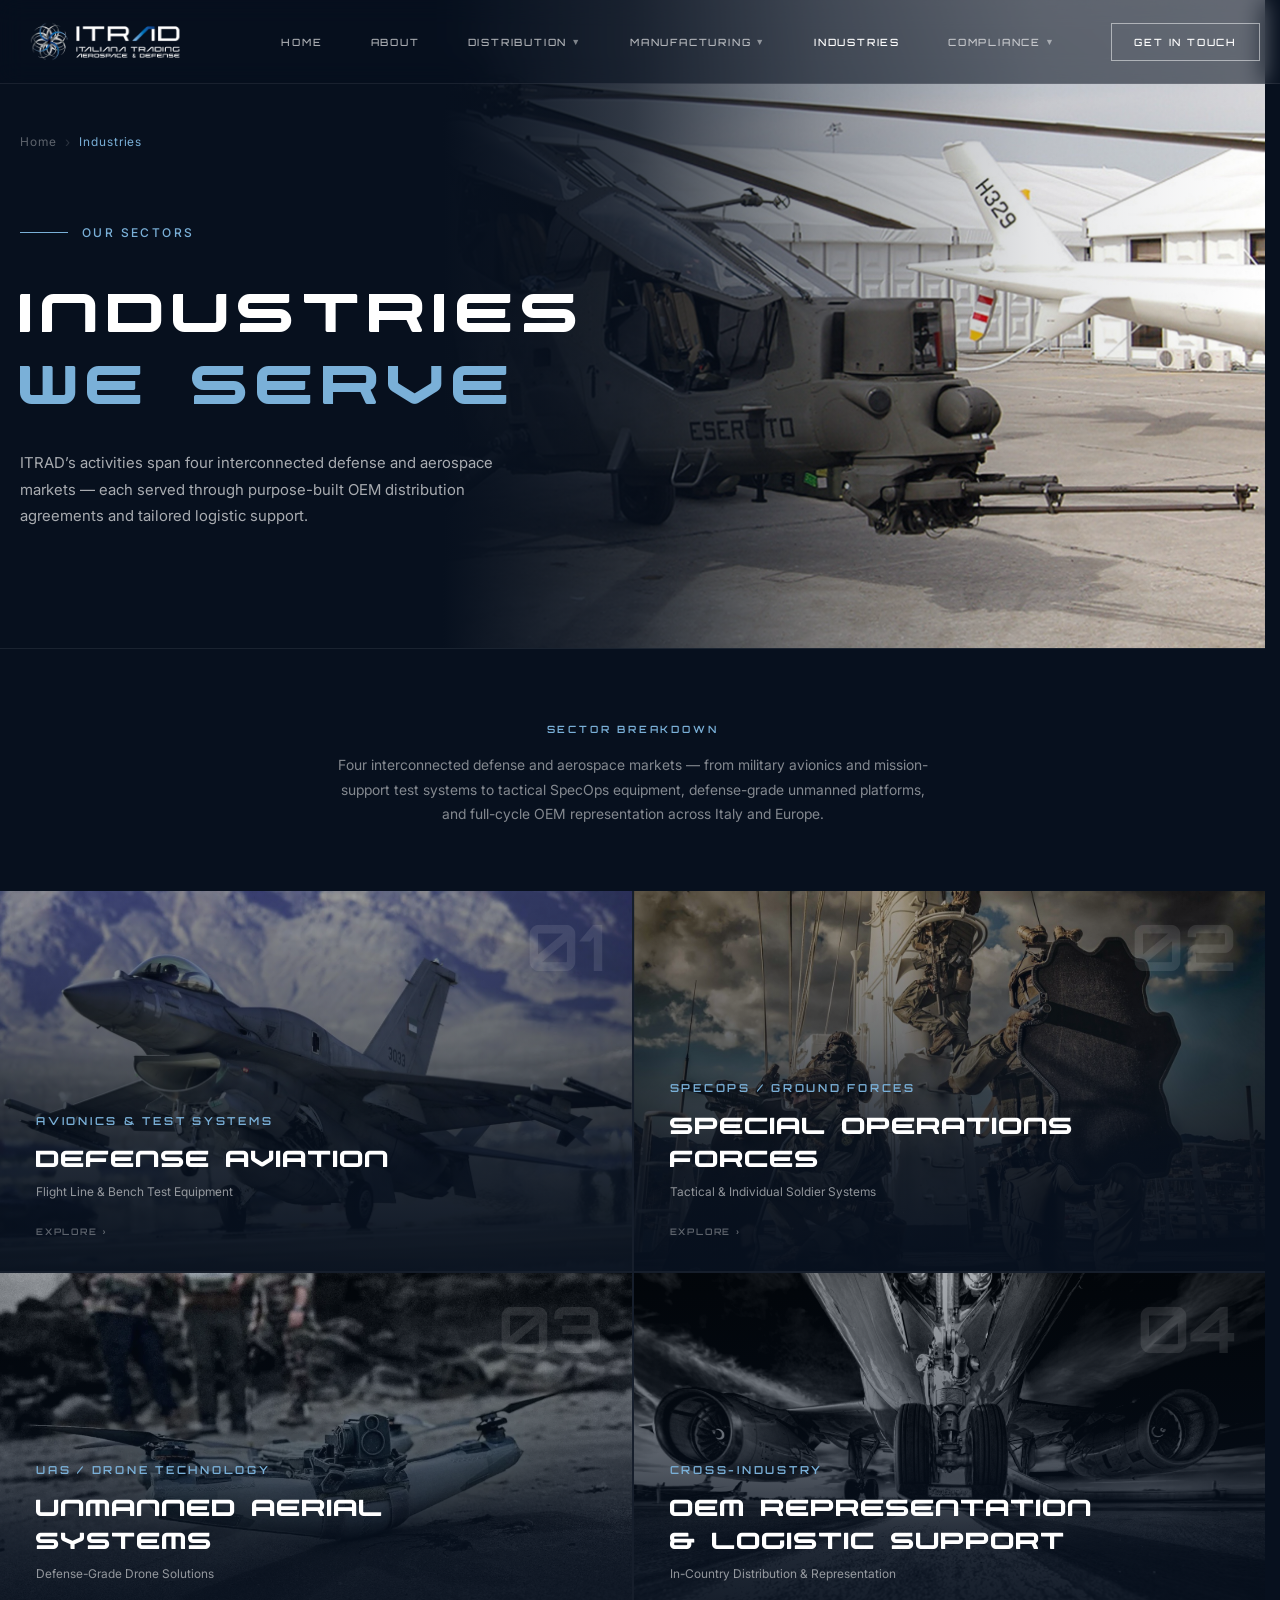
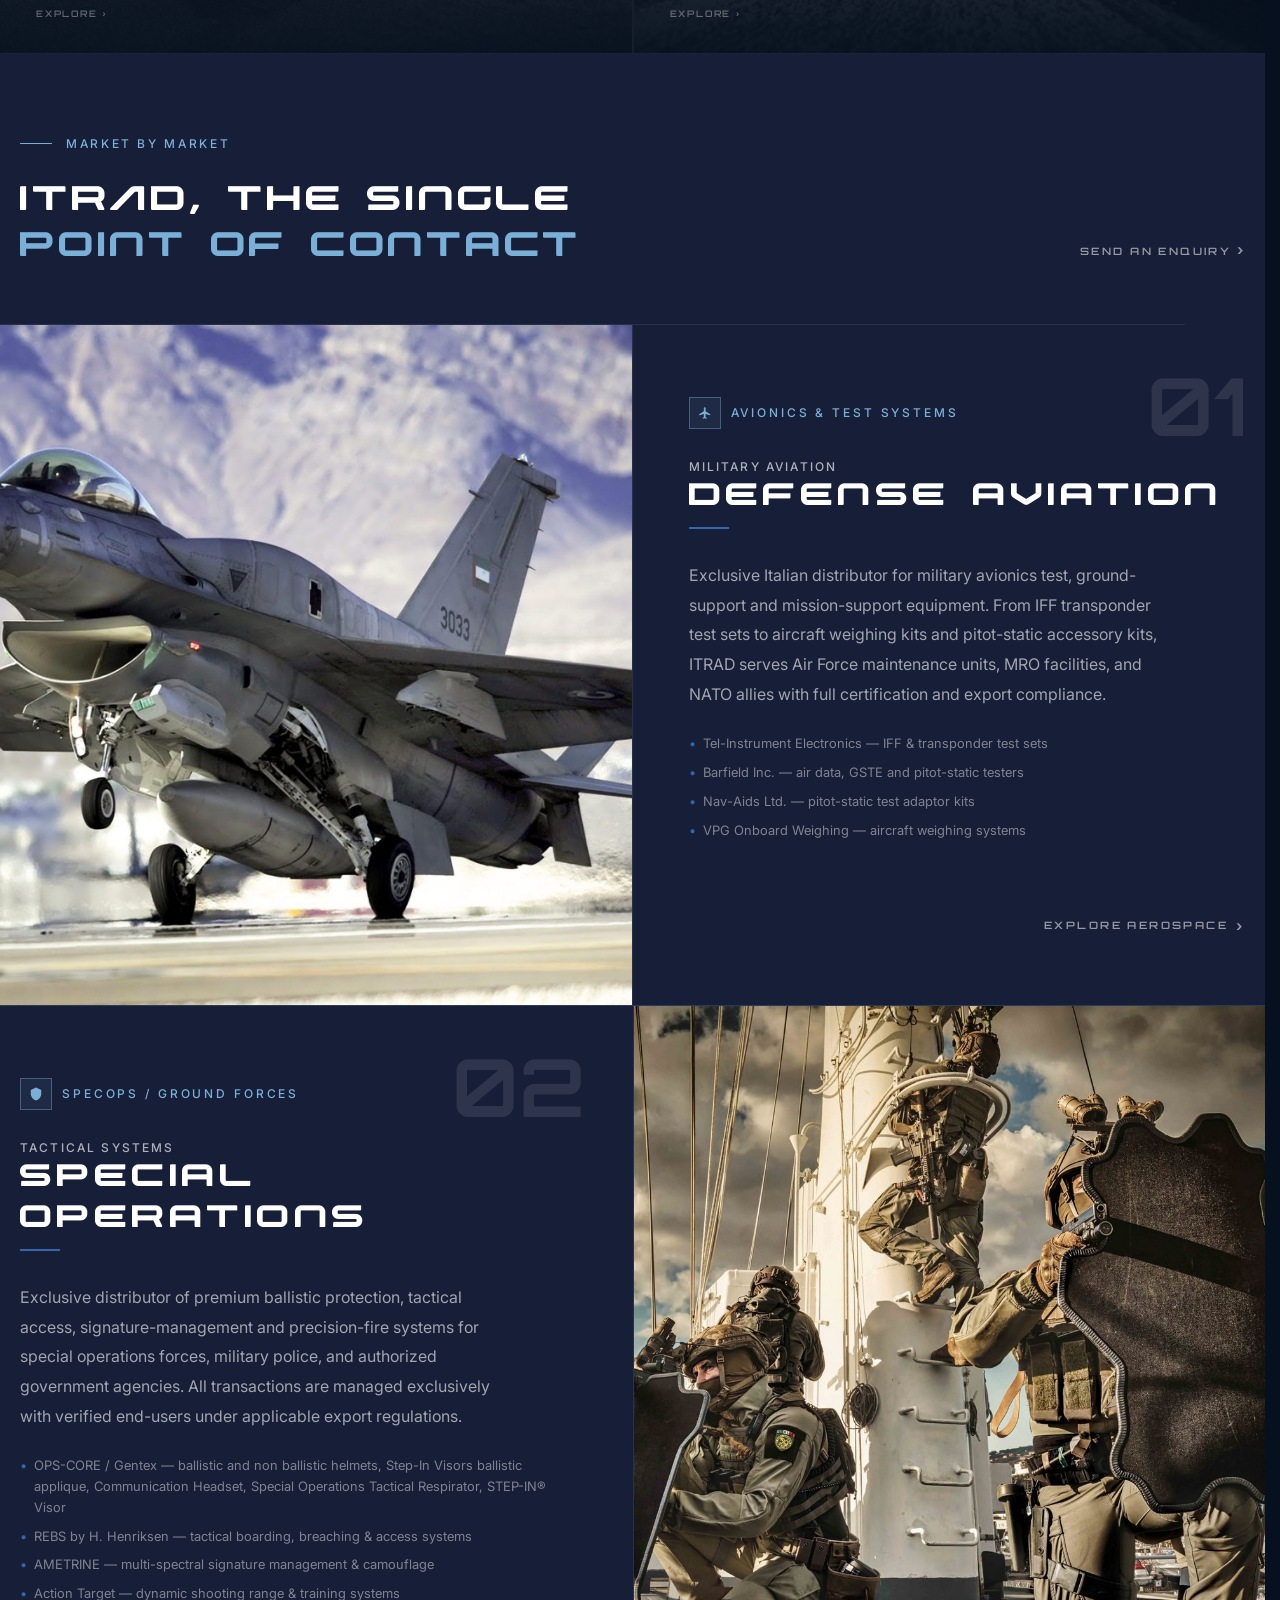
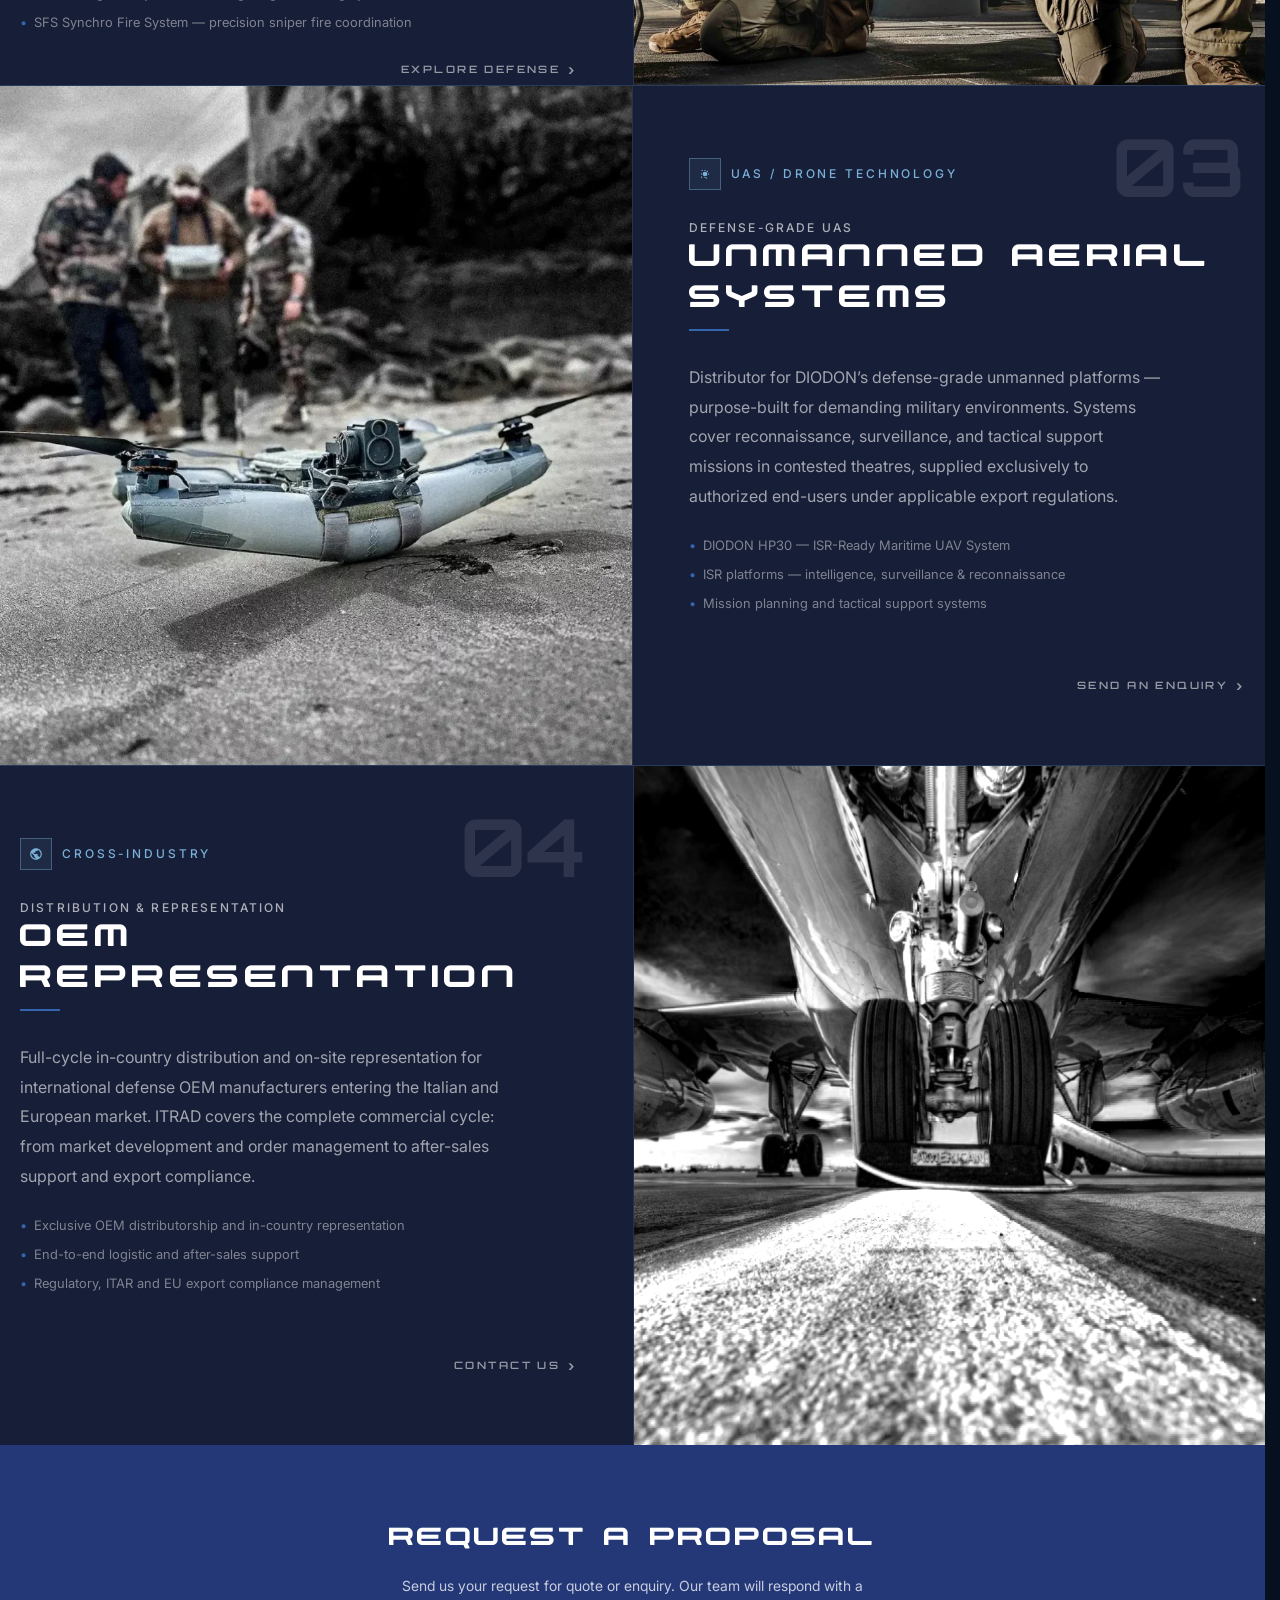
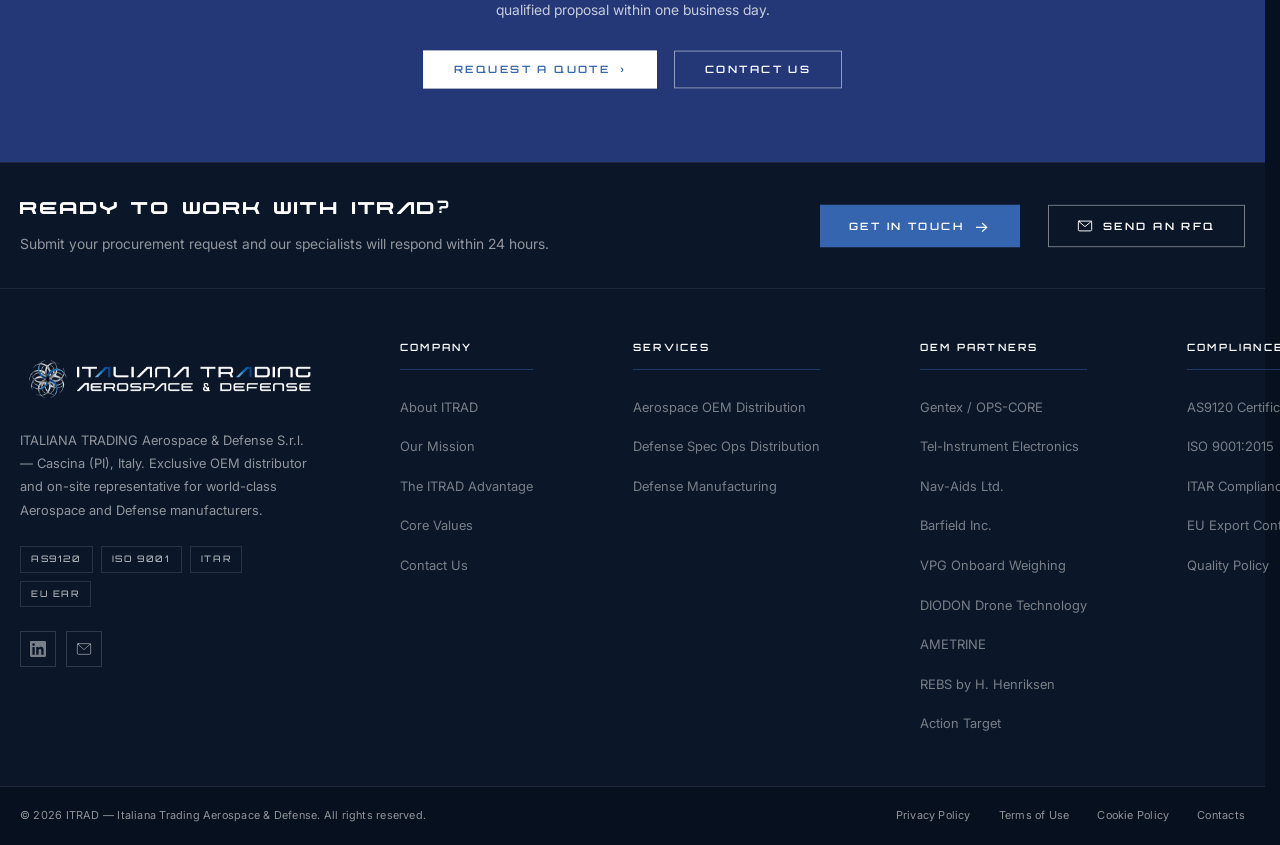
<file: industries.html>
<!DOCTYPE html>
<html lang="en">
<head>
	<meta charset="UTF-8">
	<meta name="viewport" content="width=device-width, initial-scale=1.0">
	<title>Industries — ITRAD Italiana Trading Aerospace &amp; Defense</title>
	<link rel="icon" type="image/png" href="references/images/favicon.png">
	<link rel="stylesheet" href="css/style.css?v=145">
	<script type="text/javascript">
		var _Hasync = _Hasync || [];
		_Hasync.push(['Histats.start', '1,1976110,4,22,130,30,00011111']);
		_Hasync.push(['Histats.fasi', '1']);
		_Hasync.push(['Histats.track_hits', '']);
		(function() {
			var hs = document.createElement('script'); hs.type = 'text/javascript'; hs.async = true;
			hs.src = ('//s10.histats.com/js15_as.js');
			(document.getElementsByTagName('head')[0] || document.getElementsByTagName('body')[0]).appendChild(hs);
		})();
	</script>
</head>
<body>

	<a class="skip-link" href="#main-content">Skip to main content</a>

	<!-- ============================================================
			 NAVBAR
			 ============================================================ -->
	<header class="navbar">
		<div class="navbar__container">

			<a href="index.html" class="navbar__logo">
				<img
					src="references/images/file_singoli_2nero.png"
					alt="ITRAD — Italiana Trading Aerospace &amp; Defense"
					class="navbar__logo-img"
				>
			</a>

			<div class="navbar__menu">
				<nav aria-label="Main navigation">
					<ul class="navbar__nav">
						<li><a href="index.html">home</a></li>
						<li><a href="about.html">about</a></li>
						<li class="navbar__dropdown">
							<a href="distribution-aerospace.html">
								distribution
								<span class="navbar__caret">&#9660;</span>
							</a>
							<ul class="navbar__submenu">
								<li><a href="distribution-aerospace.html">Aerospace</a></li>
								<li><a href="distribution-defense.html">Defense</a></li>
							</ul>
						</li>
						<li class="navbar__dropdown">
							<a href="manufacturing-defense.html">
								manufacturing
								<span class="navbar__caret">&#9660;</span>
							</a>
							<ul class="navbar__submenu">
								<li><a href="manufacturing-defense.html">Defense - SFS</a></li>
								<li><a href="cerberus.html">Defense - Cerberus</a></li>
								<li><a href="ghost-signals.html">Defense - Ghost Signals</a></li>
								<!--li><a href="itrad-exclusives.html">ITRAD Exclusives</a></li-->
							</ul>
						</li>
						<li class="active"><a href="industries.html">industries</a></li>
						<li class="navbar__dropdown">
							<a href="certifications.html">
								compliance
								<span class="navbar__caret">&#9660;</span>
							</a>
							<ul class="navbar__submenu">
								<li><a href="certifications.html">Certifications</a></li>
								<li><a href="privacy.html">Privacy</a></li>
							</ul>
						</li>
						
					</ul>
				</nav>

				<a href="contact.html#contact" class="navbar__cta">get in touch</a>
			</div>

			<button class="navbar__toggle" aria-label="Toggle navigation" aria-expanded="false">
				<span></span><span></span><span></span>
			</button>

		</div>
	</header>

	<main id="main-content">

	<!-- ============================================================
			 PAGE HERO
			 ============================================================ -->
	<section class="page-hero page-hero--industries">
		<div class="page-hero__bg" style="background-image: url('references/images/hero-industries.jpg')"></div>

		<div class="page-hero__container">
			<nav class="page-hero__breadcrumb" aria-label="Breadcrumb">
				<a href="index.html">Home</a>
				<span class="page-hero__breadcrumb-sep">&#8250;</span>
				<span>Industries</span>
			</nav>

			<div class="page-hero__content">
				<p class="page-hero__label">Our Sectors</p>

				<h1 class="page-hero__headline">
					<span class="page-hero__line--white">industries</span>
					<span class="page-hero__line--blue">we serve</span>
				</h1>

				<p class="page-hero__subtitle">
					ITRAD&rsquo;s activities span four interconnected defense and aerospace markets &mdash; each served through purpose-built OEM distribution agreements and tailored logistic support.
				</p>
				</div>
		</div>
	</section>

	<!-- ============================================================
			 INDUSTRIES OVERVIEW GRID
			 ============================================================ -->
	<section class="industries-overview" aria-label="Industries overview">

		<div class="industries-overview__header">
			<span class="industries-overview__header-label">Sector Breakdown</span>
			<p class="industries-overview__header-desc">Four interconnected defense and aerospace markets &mdash; from military avionics and mission-support test systems to tactical SpecOps equipment, defense-grade unmanned platforms, and full-cycle OEM representation across Italy and Europe.</p>
		</div>

		<div class="industries-overview__grid">

			<a href="#industry-01" class="industries-overview__card">
				<div class="industries-overview__card-bg" style="background-image: url('references/images/industries-1.jpg')"></div>
				<div class="industries-overview__card-overlay"></div>
				<span class="industries-overview__card-num" aria-hidden="true">01</span>
				<div class="industries-overview__card-body">
					<span class="industries-overview__card-label">Avionics &amp; Test Systems</span>
					<h2 class="industries-overview__card-title">Defense Aviation</h2>
					<p class="industries-overview__card-sub">Flight Line &amp; Bench Test Equipment</p>
					<span class="industries-overview__card-cta">explore <span aria-hidden="true">&#8250;</span></span>
				</div>
			</a>

			<a href="#industry-02" class="industries-overview__card">
				<div class="industries-overview__card-bg" style="background-image: url('references/images/sectors-3.jpg')"></div>
				<div class="industries-overview__card-overlay"></div>
				<span class="industries-overview__card-num" aria-hidden="true">02</span>
				<div class="industries-overview__card-body">
					<span class="industries-overview__card-label">SpecOps / Ground Forces</span>
					<h2 class="industries-overview__card-title">Special Operations<br> Forces</h2>
					<p class="industries-overview__card-sub">Tactical &amp; Individual Soldier Systems</p>
					<span class="industries-overview__card-cta">explore <span aria-hidden="true">&#8250;</span></span>
				</div>
			</a>

			<a href="#industry-03" class="industries-overview__card">
				<div class="industries-overview__card-bg" style="background-image: url('references/images/industries-3.webp'); background-position: center 70%;"></div>
				<div class="industries-overview__card-overlay"></div>
				<span class="industries-overview__card-num" aria-hidden="true">03</span>
				<div class="industries-overview__card-body">
					<span class="industries-overview__card-label">UAS / Drone Technology</span>
					<h2 class="industries-overview__card-title">Unmanned Aerial<br>Systems</h2>
					<p class="industries-overview__card-sub">Defense-Grade Drone Solutions</p>
					<span class="industries-overview__card-cta">explore <span aria-hidden="true">&#8250;</span></span>
				</div>
			</a>

			<a href="#industry-04" class="industries-overview__card">
				<div class="industries-overview__card-bg" style="background-image: url('references/images/Turbine_HDR.png')"></div>
				<div class="industries-overview__card-overlay"></div>
				<span class="industries-overview__card-num" aria-hidden="true">04</span>
				<div class="industries-overview__card-body">
					<span class="industries-overview__card-label">Cross-Industry</span>
					<h2 class="industries-overview__card-title">OEM Representation<br>&amp; Logistic Support</h2>
					<p class="industries-overview__card-sub">In-Country Distribution &amp; Representation</p>
					<span class="industries-overview__card-cta">explore <span aria-hidden="true">&#8250;</span></span>
				</div>
			</a>

		</div>
	</section>

	<!-- ============================================================
			 INDUSTRIES — DETAIL
			 ============================================================ -->
	<section class="divisions industries-detail">

		<div class="divisions__header">
			<div class="divisions__header-left">
				<p class="divisions__label">Market by market</p>
				<h2 class="divisions__headline">
					<span class="divisions__line--white">ITRAD, the single</span>
					<span class="divisions__line--blue">point of contact</span>
				</h2>
			</div>
			<a href="contact.html#contact" class="divisions__view-all">Send an Enquiry <span class="divisions__caret">&#8250;</span></a>
		</div>

		<!-- 01 — Defense Aviation -->
		<div id="industry-01" class="division division--aerospace">
			<div class="division__image">
				<img src="references/images/industries-1.jpg" alt="Defense Aviation — Military avionics and mission-support equipment">
			</div>
			<div class="division__content">
				<div class="division__meta">
					<div class="division__category-wrap">
						<span class="division__icon-box">
							<svg xmlns="http://www.w3.org/2000/svg" viewBox="0 0 24 24" width="14" height="14" fill="currentColor"><path d="M21 16v-2l-8-5V3.5A1.5 1.5 0 0 0 11.5 2 1.5 1.5 0 0 0 10 3.5V9l-8 5v2l8-2.5V19l-2 1.5V22l3.5-1 3.5 1v-1.5L13 19v-5.5z"/></svg>
						</span>
						<span class="division__category">Avionics &amp; Test Systems</span>
					</div>
					<span class="division__number" aria-hidden="true">01</span>
				</div>
				<p class="division__subtitle">Military Aviation</p>
				<h3 class="division__title">Defense Aviation</h3>
				<p class="division__desc">Exclusive Italian distributor for military avionics test, ground-support and mission-support equipment. From IFF transponder test sets to aircraft weighing kits and pitot-static accessory kits, ITRAD serves Air Force maintenance units, MRO facilities, and NATO allies with full certification and export compliance.</p>
				<ul class="division__brands">
					<li>Tel-Instrument Electronics &mdash; IFF &amp; transponder test sets</li>
					<li>Barfield Inc. &mdash; air data, GSTE and pitot-static testers</li>
					<li>Nav-Aids Ltd. &mdash; pitot-static test adaptor kits</li>
					<li>VPG Onboard Weighing &mdash; aircraft weighing systems</li>
				</ul>
				<a href="distribution-aerospace.html" class="division__learn-more">explore Aerospace <span class="divisions__caret">&#8250;</span></a>
			</div>
		</div>

		<!-- 02 — Special Operations & Ground Forces -->
		<div id="industry-02" class="division division--defense">
			<div class="division__content">
				<div class="division__meta">
					<div class="division__category-wrap">
						<span class="division__icon-box">
							<svg xmlns="http://www.w3.org/2000/svg" viewBox="0 0 24 24" width="14" height="14" fill="currentColor"><path d="M12 1L3 5v6c0 5.55 3.84 10.74 9 12 5.16-1.26 9-6.45 9-12V5l-9-4z"/></svg>
						</span>
						<span class="division__category">SpecOps / Ground Forces</span>
					</div>
					<span class="division__number" aria-hidden="true">02</span>
				</div>
				<p class="division__subtitle">Tactical Systems</p>
				<h3 class="division__title">Special Operations</h3>
				<p class="division__desc">Exclusive distributor of premium ballistic protection, tactical access, signature-management and precision-fire systems for special operations forces, military police, and authorized government agencies. All transactions are managed exclusively with verified end-users under applicable export regulations.</p>
				<ul class="division__brands">
					<li>OPS-CORE / Gentex &mdash; ballistic and non ballistic helmets, Step-In Visors ballistic applique, Communication Headset, Special Operations Tactical Respirator, STEP-IN® Visor</li>
					<li>REBS by H. Henriksen &mdash; tactical boarding, breaching &amp; access systems</li>
					<li>AMETRINE &mdash; multi-spectral signature management &amp; camouflage</li>
					<li>Action Target &mdash; dynamic shooting range &amp; training systems</li>
					<!-- TODO verificare con il team: SFS è IP/prodotto ITRAD o distribuzione per conto terzi non dichiarato? Cambia se va qui come "brand distribuito" o trattato come offerta proprietaria a parte (vedi services-SFS.html / footer "Services") -->
					<li>SFS Synchro Fire System &mdash; precision sniper fire coordination</li>
				</ul>
				<a href="distribution-defense.html" class="division__learn-more">explore Defense <span class="divisions__caret">&#8250;</span></a>
			</div>
			<div class="division__image">
				<img src="references/images/sectors-3.jpg" alt="Special Operations — Tactical and individual soldier systems">
			</div>
		</div>

		<!-- 03 — Unmanned Aerial Systems -->
		<div id="industry-03" class="division division--aerospace">
			<div class="division__image">
				<img src="references/images/industries-3.webp" alt="Unmanned Aerial Systems — Defense-grade drone platforms">
			</div>
			<div class="division__content">
				<div class="division__meta">
					<div class="division__category-wrap">
						<span class="division__icon-box">
							<svg xmlns="http://www.w3.org/2000/svg" viewBox="0 0 24 24" width="14" height="14" fill="currentColor"><path d="M5 11h2v2H5zm12 0h2v2h-2zm-6-6h2v2h-2zm0 12h2v2h-2zm3.54-9.54 1.41-1.41 1.42 1.41-1.42 1.42zm-9.9 9.9 1.41-1.41 1.42 1.41-1.42 1.42zm9.9 0 1.41 1.41-1.41 1.42-1.42-1.42zm-9.9-9.9L6.05 6.05l1.41-1.41 1.42 1.41zM12 8a4 4 0 1 1 0 8 4 4 0 0 1 0-8z"/></svg>
						</span>
						<span class="division__category">UAS / Drone Technology</span>
					</div>
					<span class="division__number" aria-hidden="true">03</span>
				</div>
				<p class="division__subtitle">Defense-Grade UAS</p>
				<h3 class="division__title">Unmanned Aerial Systems</h3>
				<p class="division__desc">Distributor for DIODON&rsquo;s defense-grade unmanned platforms &mdash; purpose-built for demanding military environments. Systems cover reconnaissance, surveillance, and tactical support missions in contested theatres, supplied exclusively to authorized end-users under applicable export regulations.</p>
				<ul class="division__brands">
					<li>DIODON HP30 &mdash; ISR-Ready Maritime UAV System</li>
					<li>ISR platforms &mdash; intelligence, surveillance &amp; reconnaissance</li>
					<li>Mission planning and tactical support systems</li>
				</ul>
				<a href="contact.html#contact" class="division__learn-more">Send an Enquiry <span class="divisions__caret">&#8250;</span></a>
			</div>
		</div>

		<!-- 04 — OEM Representation & Logistic Support -->
		<div id="industry-04" class="division division--defense">
			<div class="division__content">
				<div class="division__meta">
					<div class="division__category-wrap">
						<span class="division__icon-box">
							<svg xmlns="http://www.w3.org/2000/svg" viewBox="0 0 24 24" width="14" height="14" fill="currentColor"><path d="M12 2C6.48 2 2 6.48 2 12s4.48 10 10 10 10-4.48 10-10S17.52 2 12 2zm-1 17.93c-3.95-.49-7-3.85-7-7.93 0-.62.08-1.21.21-1.79L9 15v1c0 1.1.9 2 2 2v1.93zm6.9-2.54c-.26-.81-1-1.39-1.9-1.39h-1v-3c0-.55-.45-1-1-1H8v-2h2c.55 0 1-.45 1-1V7h2c1.1 0 2-.9 2-2v-.41c2.93 1.19 5 4.06 5 7.41 0 2.08-.8 3.97-2.1 5.39z"/></svg>
						</span>
						<span class="division__category">Cross-Industry</span>
					</div>
					<span class="division__number" aria-hidden="true">04</span>
				</div>
				<p class="division__subtitle">Distribution &amp; Representation</p>
				<h3 class="division__title">OEM Representation</h3>
				<p class="division__desc">Full-cycle in-country distribution and on-site representation for international defense OEM manufacturers entering the Italian and European market. ITRAD covers the complete commercial cycle: from market development and order management to after-sales support and export compliance.</p>
				<ul class="division__brands">
					<li>Exclusive OEM distributorship and in-country representation</li>
					<li>End-to-end logistic and after-sales support</li>
					<li>Regulatory, ITAR and EU export compliance management</li>
				</ul>
				<a href="contact.html#contact" class="division__learn-more">Contact Us <span class="divisions__caret">&#8250;</span></a>
			</div>
			<div class="division__image">
				<img src="references/images/Turbine_HDR.png" alt="OEM Representation — Full-cycle distribution and logistic support">
			</div>
		</div>

	</section>

		<!-- ============================================================
			 SUBMIT REQUIREMENT BANNER
			 ============================================================ -->
	<section class="submit-banner">
		<div class="submit-banner__inner">
			<h2 class="submit-banner__headline">Request a Proposal</h2>
			<p class="submit-banner__sub">Send us your request for quote or enquiry. Our team will respond with a qualified proposal within one business day.</p>
			<div class="submit-banner__actions">
				<a href="contact.html#contact" class="submit-banner__btn submit-banner__btn--filled">Request a Quote <span>&#8250;</span></a>
				<a href="contact.html" class="submit-banner__btn submit-banner__btn--outline">Contact Us</a>
			</div>
		</div>
	</section>

	<!-- ============================================================
			 PRE-FOOTER CTA
			 ============================================================ -->
	<section class="prefooter">
		<div class="prefooter__container">
			<div class="prefooter__left">
				<h2 class="prefooter__headline">ready to work with <span class="prefooter__brand">ITRAD</span><span class="prefooter__qmark">?</span></h2>
				<p class="prefooter__sub">Submit your procurement request and our specialists will respond within 24 hours.</p>
			</div>
			<div class="prefooter__actions">
				<a href="contact.html#contact" class="prefooter__btn prefooter__btn--filled">Get in Touch <span class="prefooter__arrow">&#8594;</span></a>
				<a href="mailto:rfq@itradaerospace.com" class="prefooter__btn prefooter__btn--outline">
					<svg xmlns="http://www.w3.org/2000/svg" width="16" height="16" viewBox="0 0 24 24" fill="none" stroke="currentColor" stroke-width="1.5" stroke-linecap="round" stroke-linejoin="round"><rect x="2" y="4" width="20" height="16" rx="2"/><polyline points="2,4 12,13 22,4"/></svg>
					Send an RFQ
				</a>
			</div>
		</div>
	</section>

	<!-- ============================================================
			 FOOTER
			 ============================================================ -->
	</main>

	<footer class="footer">

		<div class="footer__main">
			<div class="footer__container">

				<div class="footer__brand">
					<a href="index.html" class="footer__logo">
						<img src="references/images/file_singoli_3 (nero).png" alt="ITRAD — Italiana Trading Aerospace & Defense" class="footer__logo-img">
					</a>
					<p class="footer__about">ITALIANA TRADING Aerospace &amp; Defense S.r.l. &mdash; Cascina (PI), Italy. Exclusive OEM distributor and on-site representative for world-class Aerospace and Defense manufacturers.</p>
					<div class="footer__certs">
						<span class="footer__cert">AS9120</span>
						<span class="footer__cert">ISO 9001</span>
						<span class="footer__cert">ITAR</span>
						<span class="footer__cert">EU EAR</span>
					</div>
					<div class="footer__socials">
						<a href="https://www.linkedin.com/company/itrad-aerodefense/posts/?feedView=all" target="_blank" rel="noopener" class="footer__social" aria-label="LinkedIn">
							<svg xmlns="http://www.w3.org/2000/svg" width="16" height="16" viewBox="0 0 24 24" fill="currentColor"><path d="M20.447 20.452h-3.554v-5.569c0-1.328-.027-3.037-1.852-3.037-1.853 0-2.136 1.445-2.136 2.939v5.667H9.351V9h3.414v1.561h.046c.477-.9 1.637-1.85 3.37-1.85 3.601 0 4.267 2.37 4.267 5.455v6.286zM5.337 7.433a2.062 2.062 0 0 1-2.063-2.065 2.064 2.064 0 1 1 2.063 2.065zm1.782 13.019H3.555V9h3.564v11.452zM22.225 0H1.771C.792 0 0 .774 0 1.729v20.542C0 23.227.792 24 1.771 24h20.451C23.2 24 24 23.227 24 22.271V1.729C24 .774 23.2 0 22.222 0h.003z"/></svg>
						</a>
						<a href="mailto:info@itradaerospace.com" class="footer__social" aria-label="Email">
							<svg xmlns="http://www.w3.org/2000/svg" width="16" height="16" viewBox="0 0 24 24" fill="none" stroke="currentColor" stroke-width="1.5" stroke-linecap="round" stroke-linejoin="round"><rect x="2" y="4" width="20" height="16" rx="2"/><polyline points="2,4 12,13 22,4"/></svg>
						</a>
					</div>
				</div>

				<nav class="footer__nav">
					<div class="footer__col">
						<h4 class="footer__col-title">Company</h4>
						<ul class="footer__col-list">
							<li><a href="about.html">About ITRAD</a></li>
							<li><a href="about.html#mission">Our Mission</a></li>
							<li><a href="about.html#advantage">The ITRAD Advantage</a></li>
							<li><a href="about.html#values">Core Values</a></li>
							<li><a href="contact.html">Contact Us</a></li>
						</ul>
					</div>
					<div class="footer__col">
						<h4 class="footer__col-title">Services</h4>
						<ul class="footer__col-list">
							<li><a href="distribution-aerospace.html">Aerospace OEM Distribution</a></li>
							<li><a href="distribution-defense.html">Defense Spec Ops Distribution</a></li>
							<li><a href="manufacturing-defense.html">Defense Manufacturing</a></li>
						</ul>
					</div>
					<div class="footer__col">
						<h4 class="footer__col-title">OEM Partners</h4>
						<ul class="footer__col-list">
							<li><a href="distribution-defense.html">Gentex / OPS-CORE</a></li>
							<li><a href="distribution-aerospace.html">Tel-Instrument Electronics</a></li>
							<li><a href="distribution-aerospace.html">Nav-Aids Ltd.</a></li>
							<li><a href="distribution-aerospace.html">Barfield Inc.</a></li>
							<li><a href="distribution-aerospace.html">VPG Onboard Weighing</a></li>
							<li><a href="distribution-defense.html">DIODON Drone Technology</a></li>
							<li><a href="distribution-defense.html">AMETRINE</a></li>
							<li><a href="distribution-defense.html">REBS by H. Henriksen</a></li>
							<li><a href="distribution-defense.html">Action Target</a></li>
						</ul>
					</div>
					<div class="footer__col">
						<h4 class="footer__col-title">Compliance</h4>
						<ul class="footer__col-list">
							<li><a href="certifications.html">AS9120 Certification</a></li>
							<li><a href="certifications.html">ISO 9001:2015</a></li>
							<li><a href="certifications.html">ITAR Compliance</a></li>
							<li><a href="certifications.html">EU Export Control</a></li>
							<li><a href="certifications.html">Quality Policy</a></li>
						</ul>
					</div>
				</nav>

			</div>
		</div>

		<div class="footer__bottom">
			<div class="footer__bottom-container">
				<p class="footer__copyright">&copy; 2026 ITRAD &mdash; Italiana Trading Aerospace &amp; Defense. All rights reserved.</p>
				<nav class="footer__legal">
					<a href="privacy.html">Privacy Policy</a>
					<a href="#">Terms of Use</a>
					<a href="#">Cookie Policy</a>
					<a href="contact.html">Contacts</a>
				</nav>
			</div>
		</div>

	</footer>

	<script src="js/main.js" defer></script>
</body>
</html>
</file>
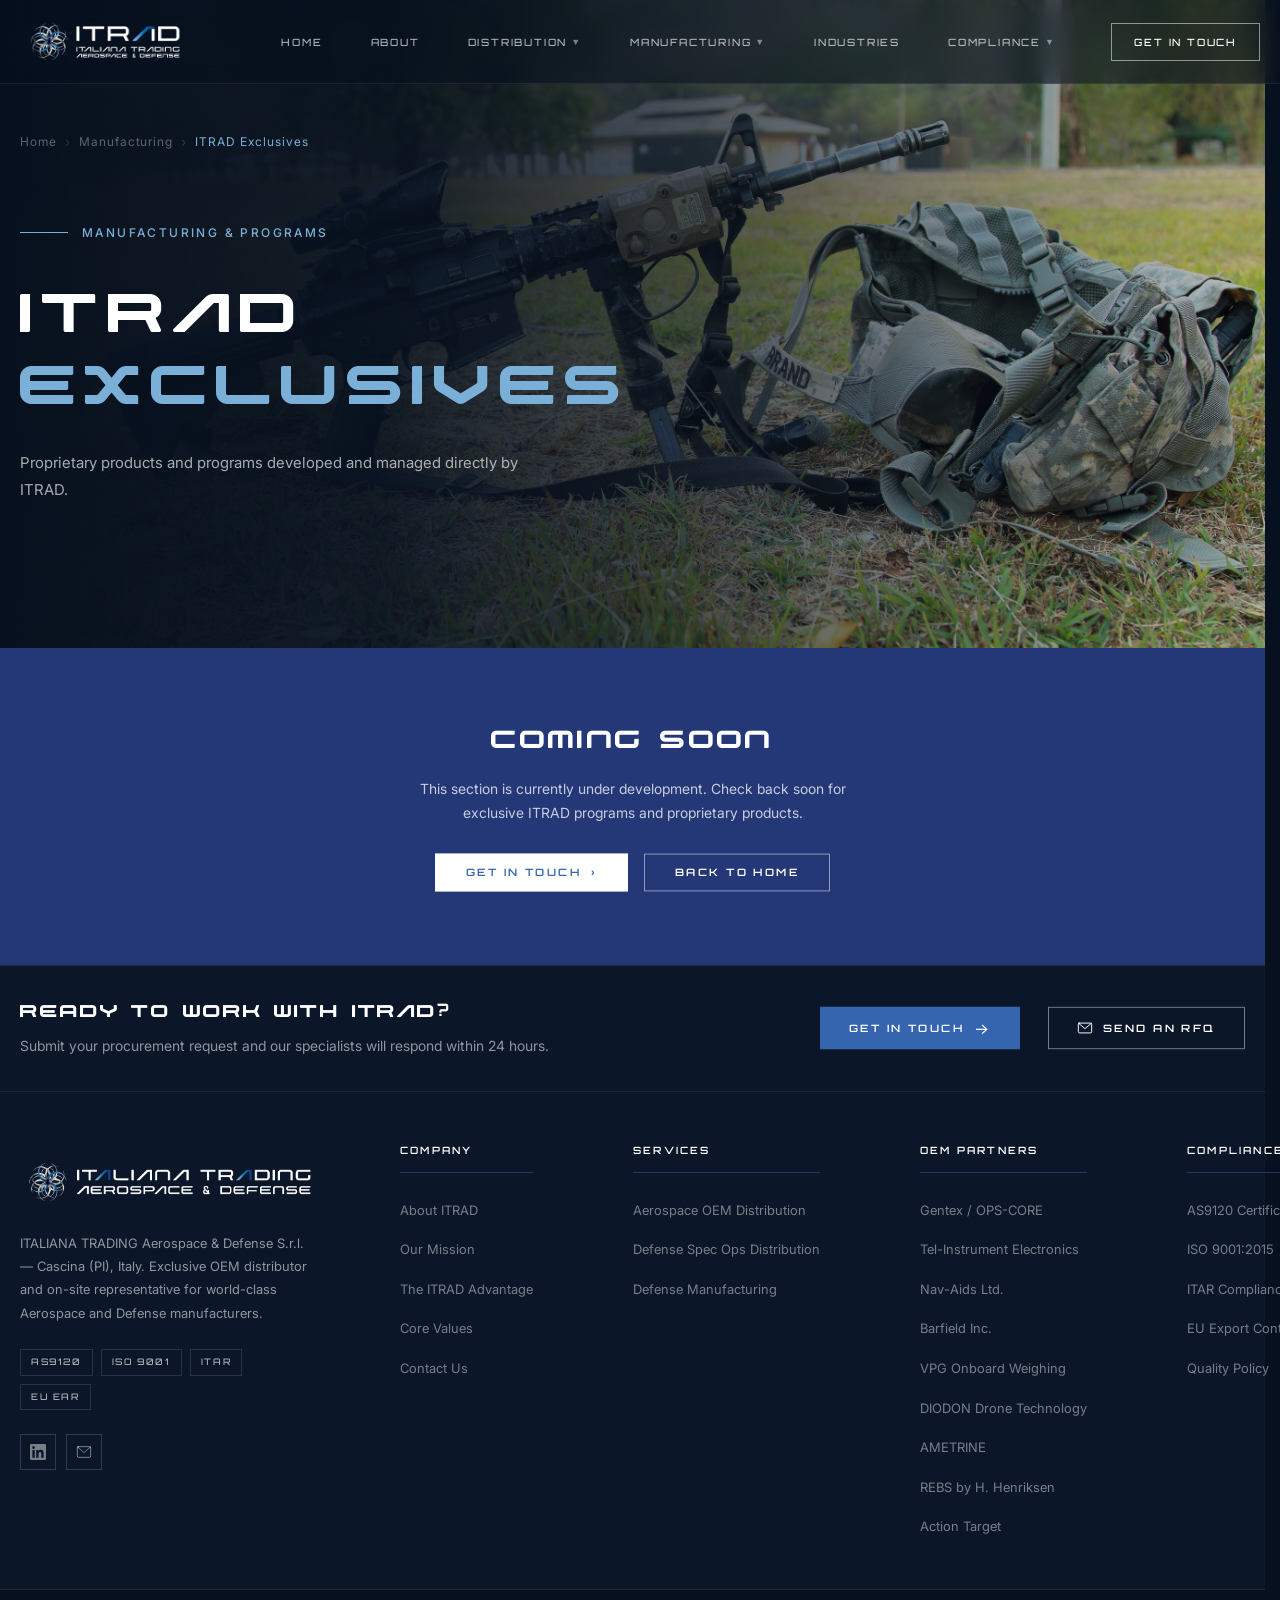
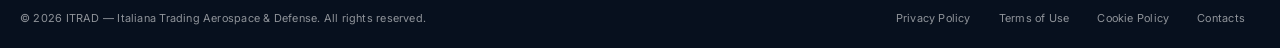
<file: itrad-exclusives.html>
<!DOCTYPE html>
<html lang="en">
<head>
	<meta charset="UTF-8">
	<meta name="viewport" content="width=device-width, initial-scale=1.0">
	<title>ITRAD Exclusives — ITRAD Italiana Trading Aerospace &amp; Defense</title>
	<link rel="icon" type="image/png" href="references/images/favicon.png">
	<link rel="stylesheet" href="css/style.css?v=145">
	<script type="text/javascript">
		var _Hasync = _Hasync || [];
		_Hasync.push(['Histats.start', '1,1976110,4,22,130,30,00011111']);
		_Hasync.push(['Histats.fasi', '1']);
		_Hasync.push(['Histats.track_hits', '']);
		(function() {
			var hs = document.createElement('script'); hs.type = 'text/javascript'; hs.async = true;
			hs.src = ('//s10.histats.com/js15_as.js');
			(document.getElementsByTagName('head')[0] || document.getElementsByTagName('body')[0]).appendChild(hs);
		})();
	</script>
</head>
<body>

	<a class="skip-link" href="#main-content">Skip to main content</a>

	<!-- ============================================================
			 NAVBAR
			 ============================================================ -->
	<header class="navbar">
		<div class="navbar__container">

			<a href="index.html" class="navbar__logo">
				<img
					src="references/images/file_singoli_2nero.png"
					alt="ITRAD — Italiana Trading Aerospace &amp; Defense"
					class="navbar__logo-img"
				>
			</a>

			<div class="navbar__menu">
				<nav aria-label="Main navigation">
					<ul class="navbar__nav">
						<li><a href="index.html">home</a></li>
						<li><a href="about.html">about</a></li>
						<li class="navbar__dropdown">
							<a href="distribution-aerospace.html">
								distribution
								<span class="navbar__caret">&#9660;</span>
							</a>
							<ul class="navbar__submenu">
								<li><a href="distribution-aerospace.html">Aerospace</a></li>
								<li><a href="distribution-defense.html">Defense</a></li>
							</ul>
						</li>
						<li class="navbar__dropdown">
							<a href="manufacturing-defense.html">
								manufacturing
								<span class="navbar__caret">&#9660;</span>
							</a>
							<ul class="navbar__submenu">
								<li><a href="manufacturing-defense.html">Defense - SFS</a></li>
								<li><a href="cerberus.html">Defense - Cerberus</a></li>
								<li><a href="ghost-signals.html">Defense - Ghost Signals</a></li>
								<li class="active"><a href="itrad-exclusives.html">ITRAD Exclusives</a></li>
							</ul>
						</li>
						<li><a href="industries.html">industries</a></li>
						<li class="navbar__dropdown">
							<a href="certifications.html">
								compliance
								<span class="navbar__caret">&#9660;</span>
							</a>
							<ul class="navbar__submenu">
								<li><a href="certifications.html">Certifications</a></li>
								<li><a href="privacy.html">Privacy</a></li>
							</ul>
						</li>
						
					</ul>
				</nav>

				<a href="contact.html#contact" class="navbar__cta">get in touch</a>
			</div>

			<button class="navbar__toggle" aria-label="Toggle navigation" aria-expanded="false">
				<span></span><span></span><span></span>
			</button>

		</div>
	</header>

	<main id="main-content">

	<!-- ============================================================
			 PAGE HERO
			 ============================================================ -->
	<section class="page-hero page-hero--services">
		<div class="page-hero__bg page-hero__bg--cover" style="background-image: url('references/images/hero-defense.jpg')"></div>

		<div class="page-hero__container">
			<nav class="page-hero__breadcrumb" aria-label="Breadcrumb">
				<a href="index.html">Home</a>
				<span class="page-hero__breadcrumb-sep">&#8250;</span>
				<a href="manufacturing-defense.html">Manufacturing</a>
				<span class="page-hero__breadcrumb-sep">&#8250;</span>
				<span>ITRAD Exclusives</span>
			</nav>

			<div class="page-hero__content">
				<p class="page-hero__label">Manufacturing &amp; Programs</p>

				<h1 class="page-hero__headline">
					<span class="page-hero__line--white">ITRAD</span>
					<span class="page-hero__line--blue">Exclusives</span>
				</h1>

				<p class="page-hero__subtitle">
					Proprietary products and programs developed and managed directly by ITRAD.
				</p>
				</div>
		</div>
	</section>

	<!-- ============================================================
			 COMING SOON
			 ============================================================ -->
	<section class="submit-banner">
		<div class="submit-banner__inner">
			<h2 class="submit-banner__headline">Coming Soon</h2>
			<p class="submit-banner__sub">This section is currently under development. Check back soon for exclusive ITRAD programs and proprietary products.</p>
			<div class="submit-banner__actions">
				<a href="contact.html#contact" class="submit-banner__btn submit-banner__btn--filled">Get in Touch <span>&#8250;</span></a>
				<a href="index.html" class="submit-banner__btn submit-banner__btn--outline">Back to Home</a>
			</div>
		</div>
	</section>

	<!-- ============================================================
			 PRE-FOOTER CTA
			 ============================================================ -->
	<section class="prefooter">
		<div class="prefooter__container">
			<div class="prefooter__left">
				<h2 class="prefooter__headline">ready to work with <span class="prefooter__brand">ITRAD</span><span class="prefooter__qmark">?</span></h2>
				<p class="prefooter__sub">Submit your procurement request and our specialists will respond within 24 hours.</p>
			</div>
			<div class="prefooter__actions">
				<a href="contact.html#contact" class="prefooter__btn prefooter__btn--filled">Get in Touch <span class="prefooter__arrow">&#8594;</span></a>
				<a href="mailto:rfq@itradaerospace.com" class="prefooter__btn prefooter__btn--outline">
					<svg xmlns="http://www.w3.org/2000/svg" width="16" height="16" viewBox="0 0 24 24" fill="none" stroke="currentColor" stroke-width="1.5" stroke-linecap="round" stroke-linejoin="round"><rect x="2" y="4" width="20" height="16" rx="2"/><polyline points="2,4 12,13 22,4"/></svg>
					Send an RFQ
				</a>
			</div>
		</div>
	</section>

	</main>

	<!-- ============================================================
			 FOOTER
			 ============================================================ -->
	<footer class="footer">

		<div class="footer__main">
			<div class="footer__container">

				<div class="footer__brand">
					<a href="index.html" class="footer__logo">
						<img src="references/images/file_singoli_3 (nero).png" alt="ITRAD — Italiana Trading Aerospace & Defense" class="footer__logo-img">
					</a>
					<p class="footer__about">ITALIANA TRADING Aerospace &amp; Defense S.r.l. &mdash; Cascina (PI), Italy. Exclusive OEM distributor and on-site representative for world-class Aerospace and Defense manufacturers.</p>
					<div class="footer__certs">
						<span class="footer__cert">AS9120</span>
						<span class="footer__cert">ISO 9001</span>
						<span class="footer__cert">ITAR</span>
						<span class="footer__cert">EU EAR</span>
					</div>
					<div class="footer__socials">
						<a href="https://www.linkedin.com/company/itrad-aerodefense/posts/?feedView=all" target="_blank" rel="noopener" class="footer__social" aria-label="LinkedIn">
							<svg xmlns="http://www.w3.org/2000/svg" width="16" height="16" viewBox="0 0 24 24" fill="currentColor"><path d="M20.447 20.452h-3.554v-5.569c0-1.328-.027-3.037-1.852-3.037-1.853 0-2.136 1.445-2.136 2.939v5.667H9.351V9h3.414v1.561h.046c.477-.9 1.637-1.85 3.37-1.85 3.601 0 4.267 2.37 4.267 5.455v6.286zM5.337 7.433a2.062 2.062 0 0 1-2.063-2.065 2.064 2.064 0 1 1 2.063 2.065zm1.782 13.019H3.555V9h3.564v11.452zM22.225 0H1.771C.792 0 0 .774 0 1.729v20.542C0 23.227.792 24 1.771 24h20.451C23.2 24 24 23.227 24 22.271V1.729C24 .774 23.2 0 22.222 0h.003z"/></svg>
						</a>
						<a href="mailto:info@itradaerospace.com" class="footer__social" aria-label="Email">
							<svg xmlns="http://www.w3.org/2000/svg" width="16" height="16" viewBox="0 0 24 24" fill="none" stroke="currentColor" stroke-width="1.5" stroke-linecap="round" stroke-linejoin="round"><rect x="2" y="4" width="20" height="16" rx="2"/><polyline points="2,4 12,13 22,4"/></svg>
						</a>
					</div>
				</div>

				<nav class="footer__nav">
					<div class="footer__col">
						<h4 class="footer__col-title">Company</h4>
						<ul class="footer__col-list">
							<li><a href="about.html">About ITRAD</a></li>
							<li><a href="about.html#mission">Our Mission</a></li>
							<li><a href="about.html#advantage">The ITRAD Advantage</a></li>
							<li><a href="about.html#values">Core Values</a></li>
							<li><a href="contact.html">Contact Us</a></li>
						</ul>
					</div>
					<div class="footer__col">
						<h4 class="footer__col-title">Services</h4>
						<ul class="footer__col-list">
							<li><a href="distribution-aerospace.html">Aerospace OEM Distribution</a></li>
							<li><a href="distribution-defense.html">Defense Spec Ops Distribution</a></li>
							<li><a href="manufacturing-defense.html">Defense Manufacturing</a></li>
						</ul>
					</div>
					<div class="footer__col">
						<h4 class="footer__col-title">OEM Partners</h4>
						<ul class="footer__col-list">
							<li><a href="distribution-defense.html">Gentex / OPS-CORE</a></li>
							<li><a href="distribution-aerospace.html">Tel-Instrument Electronics</a></li>
							<li><a href="distribution-aerospace.html">Nav-Aids Ltd.</a></li>
							<li><a href="distribution-aerospace.html">Barfield Inc.</a></li>
							<li><a href="distribution-aerospace.html">VPG Onboard Weighing</a></li>
							<li><a href="distribution-defense.html">DIODON Drone Technology</a></li>
							<li><a href="distribution-defense.html">AMETRINE</a></li>
							<li><a href="distribution-defense.html">REBS by H. Henriksen</a></li>
							<li><a href="distribution-defense.html">Action Target</a></li>
						</ul>
					</div>
					<div class="footer__col">
						<h4 class="footer__col-title">Compliance</h4>
						<ul class="footer__col-list">
							<li><a href="certifications.html">AS9120 Certification</a></li>
							<li><a href="certifications.html">ISO 9001:2015</a></li>
							<li><a href="certifications.html">ITAR Compliance</a></li>
							<li><a href="certifications.html">EU Export Control</a></li>
							<li><a href="certifications.html">Quality Policy</a></li>
						</ul>
					</div>
				</nav>

			</div>
		</div>

		<div class="footer__bottom">
			<div class="footer__bottom-container">
				<p class="footer__copyright">&copy; 2026 ITRAD &mdash; Italiana Trading Aerospace &amp; Defense. All rights reserved.</p>
				<nav class="footer__legal">
					<a href="privacy.html">Privacy Policy</a>
					<a href="#">Terms of Use</a>
					<a href="#">Cookie Policy</a>
					<a href="contact.html">Contacts</a>
				</nav>
			</div>
		</div>

	</footer>

	<script src="js/main.js" defer></script>
</body>
</html>
</file>
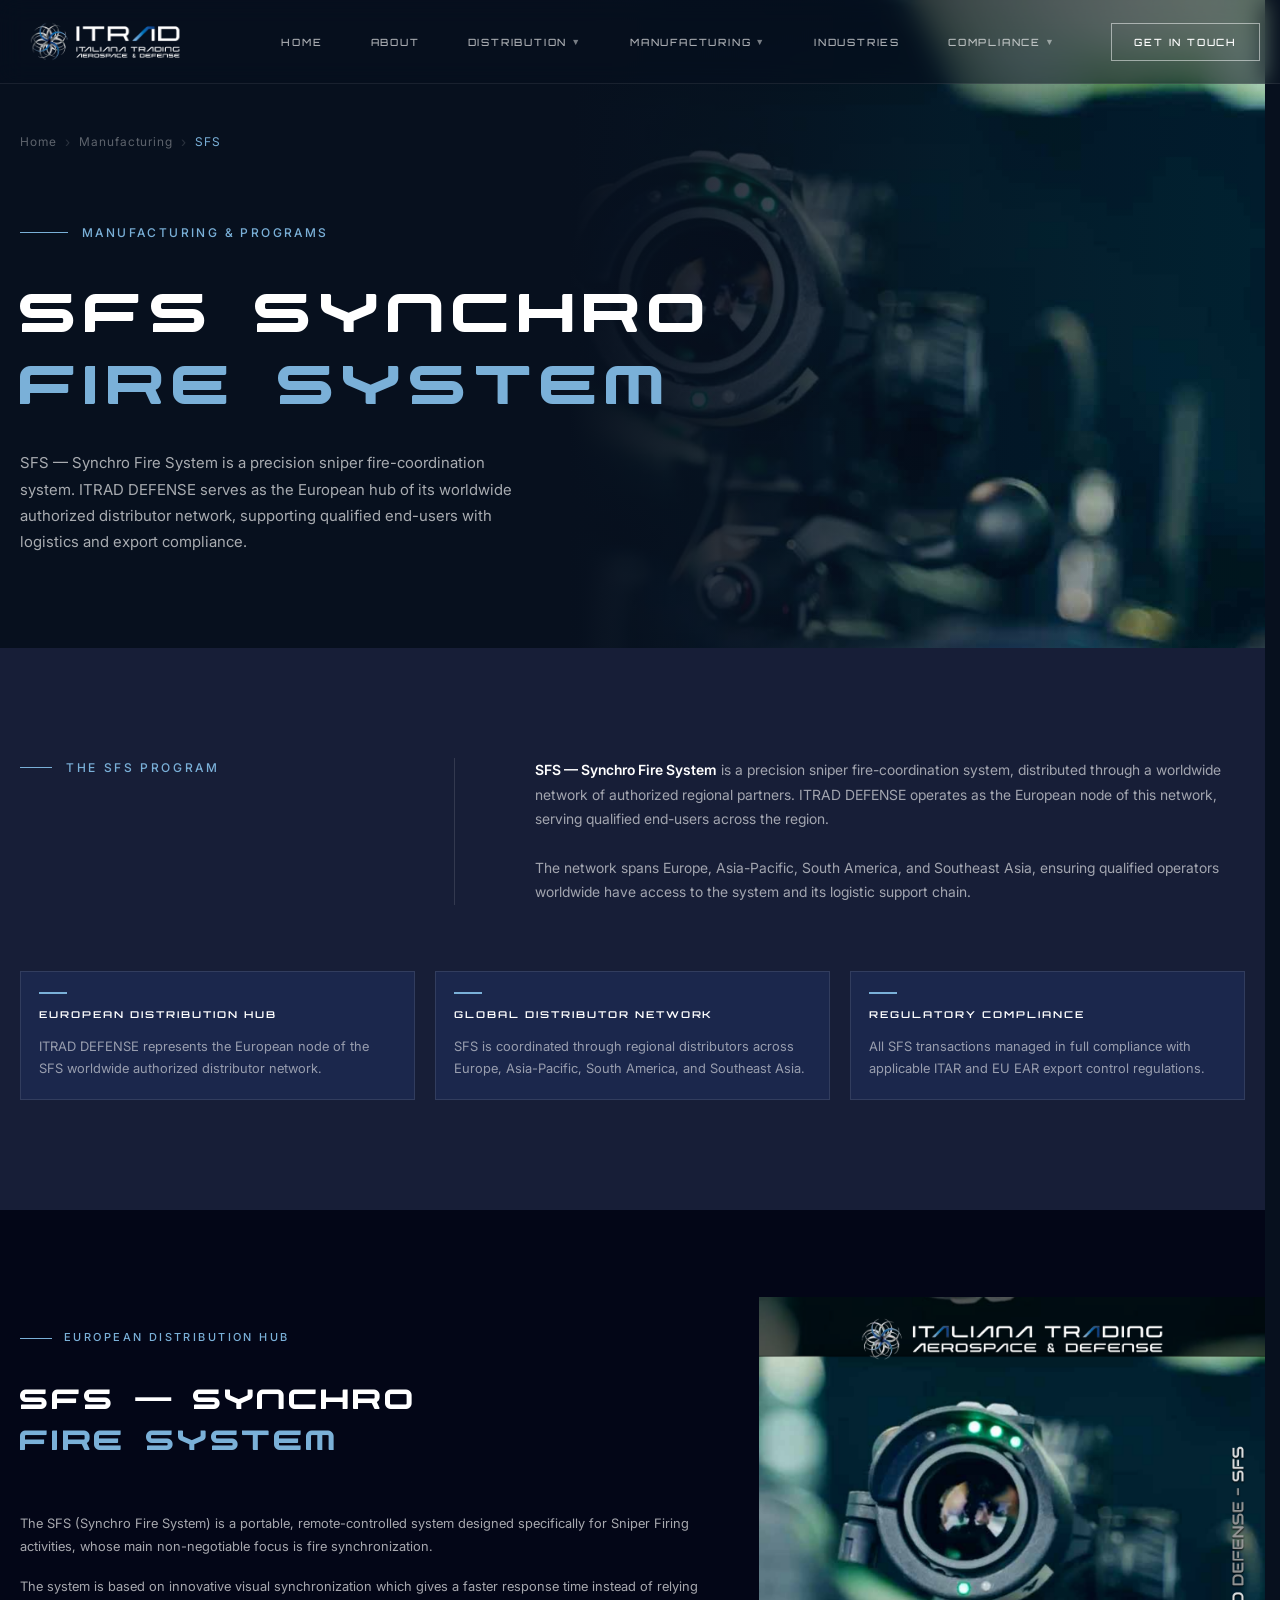
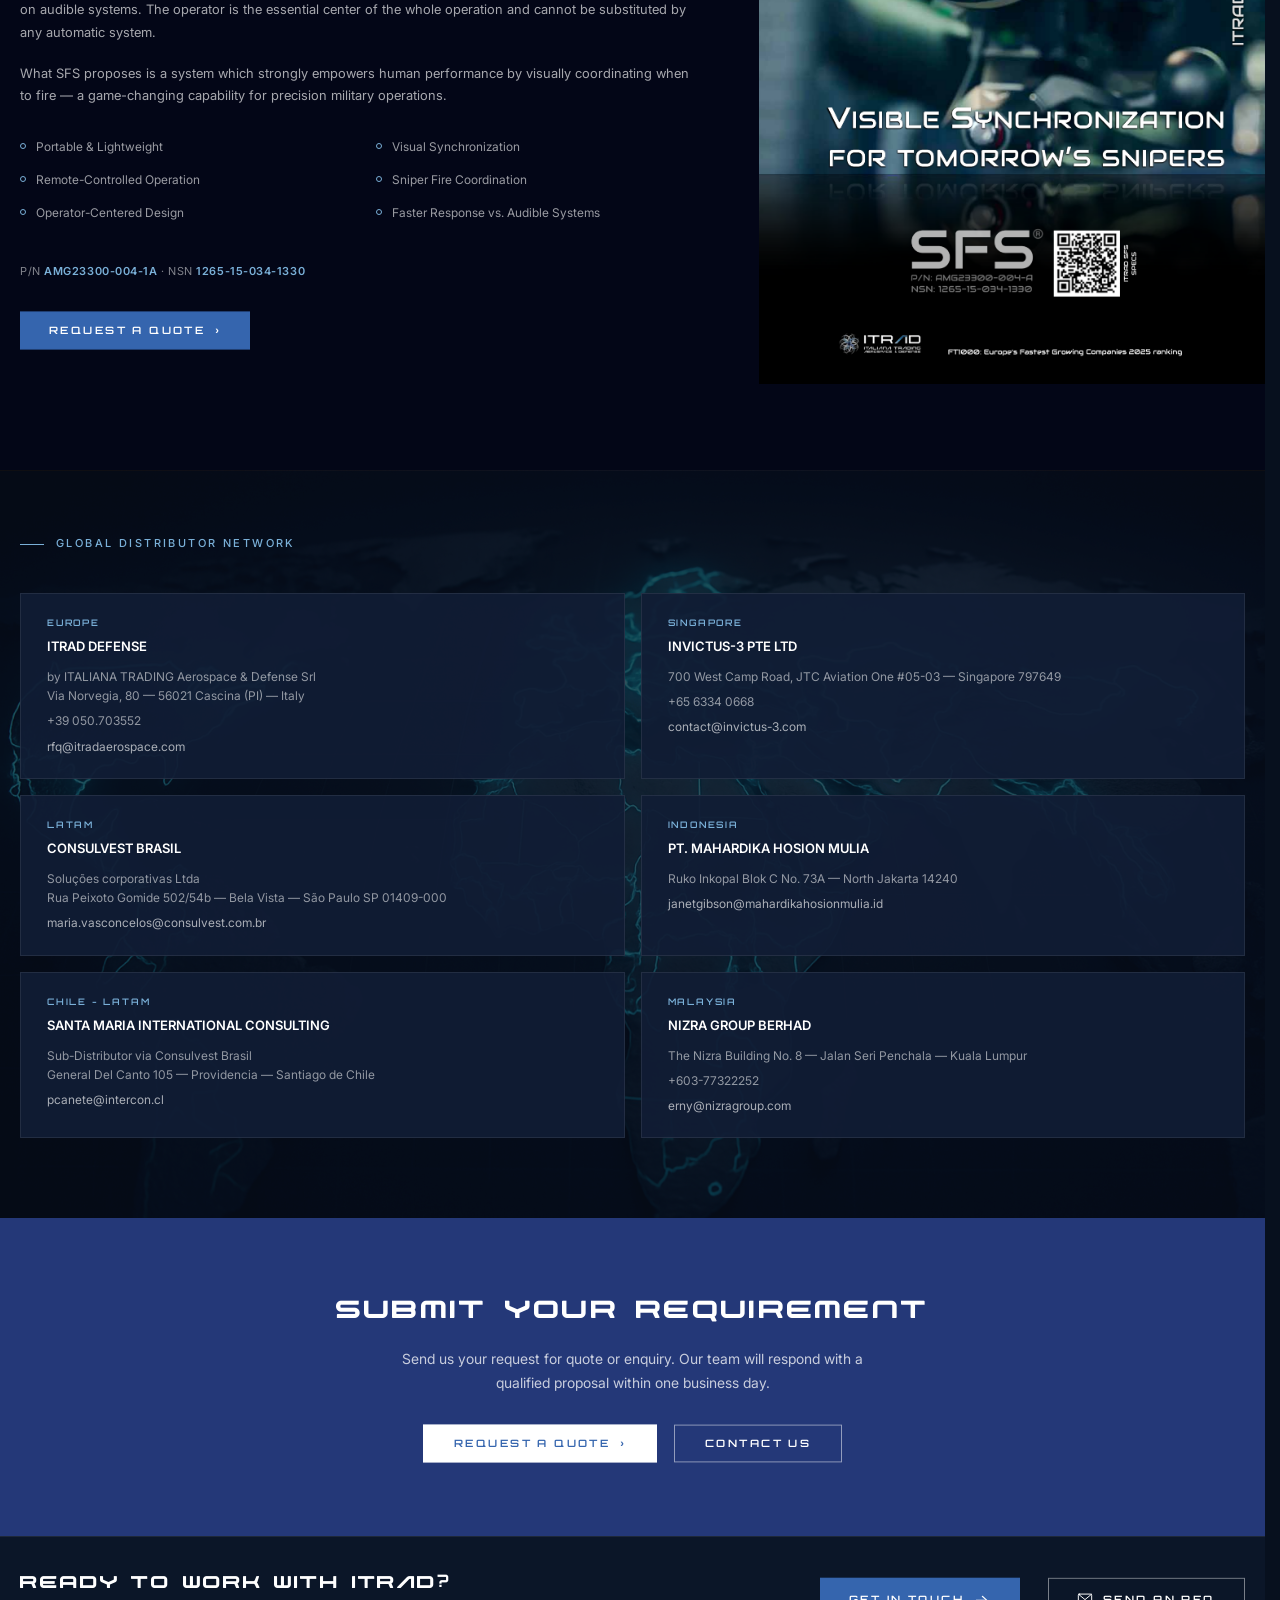
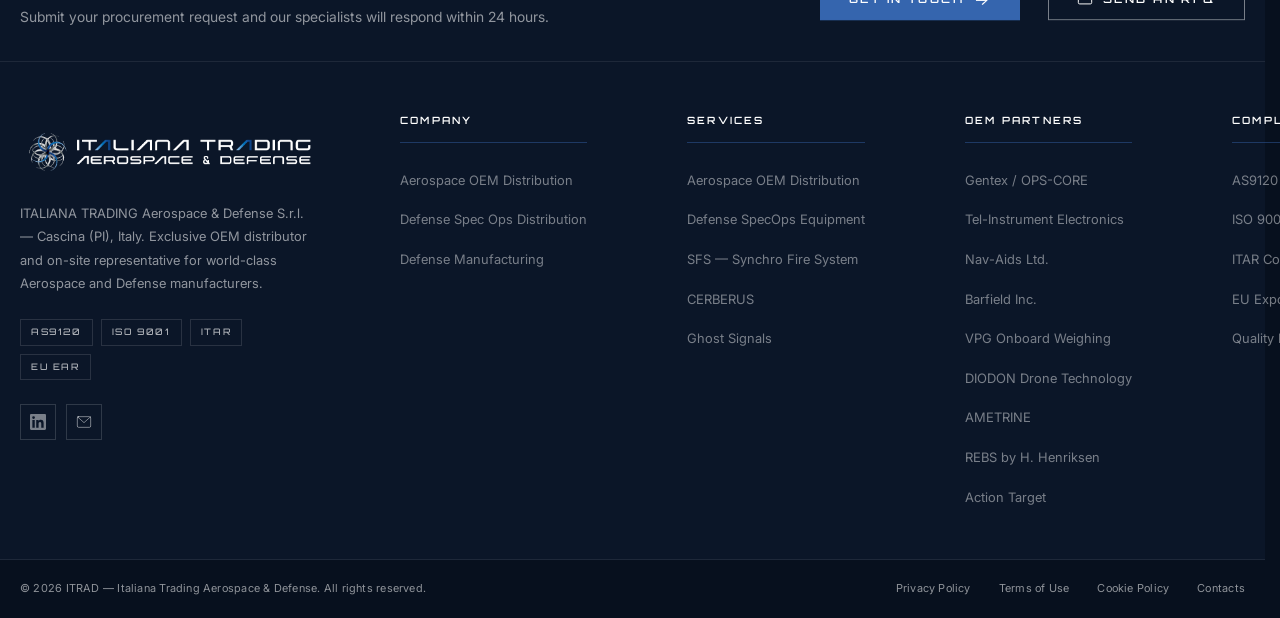
<file: manufacturing-defense.html>
<!DOCTYPE html>
<html lang="en">
<head>
  <meta charset="UTF-8">
  <meta name="viewport" content="width=device-width, initial-scale=1.0">
  <title>SFS — Synchro Fire System — ITRAD Italiana Trading Aerospace &amp; Defense</title>
  <link rel="icon" type="image/png" href="references/images/favicon.png">
  <link rel="stylesheet" href="css/style.css?v=145">
  <script type="text/javascript">
	var _Hasync = _Hasync || [];
	_Hasync.push(['Histats.start', '1,1976110,4,22,130,30,00011111']);
	_Hasync.push(['Histats.fasi', '1']);
	_Hasync.push(['Histats.track_hits', '']);
	(function() {
		var hs = document.createElement('script'); hs.type = 'text/javascript'; hs.async = true;
		hs.src = ('//s10.histats.com/js15_as.js');
		(document.getElementsByTagName('head')[0] || document.getElementsByTagName('body')[0]).appendChild(hs);
	})();
  </script>
</head>
<body>

	<a class="skip-link" href="#main-content">Skip to main content</a>

 <!-- ============================================================
			 NAVBAR
			 ============================================================ -->
	<header class="navbar">
		<div class="navbar__container">

			<a href="index.html" class="navbar__logo">
				<img
					src="references/images/file_singoli_2nero.png"
					alt="ITRAD — Italiana Trading Aerospace &amp; Defense"
					class="navbar__logo-img"
				>
			</a>

			<div class="navbar__menu">
				<nav aria-label="Main navigation">
					<ul class="navbar__nav">
						<li><a href="index.html">home</a></li>
						<li><a href="about.html">about</a></li>
						<li class="navbar__dropdown">
							<a href="distribution-aerospace.html">
								distribution
								<span class="navbar__caret">&#9660;</span>
							</a>
							<ul class="navbar__submenu">
								<li><a href="distribution-aerospace.html">Aerospace</a></li>
								<li><a href="distribution-defense.html">Defense</a></li>
							</ul>
						</li>
						<li class="navbar__dropdown">
							<a href="manufacturing-defense.html">
								manufacturing
								<span class="navbar__caret">&#9660;</span>
							</a>
							<ul class="navbar__submenu">
								<li class="active"><a href="manufacturing-defense.html">Defense - SFS</a></li>
								<li><a href="cerberus.html">Defense - Cerberus</a></li>
								<li><a href="ghost-signals.html">Defense - Ghost Signals</a></li>
								<!--li><a href="itrad-exclusives.html">ITRAD Exclusives</a></li-->
							</ul>
						</li>
						<li><a href="industries.html">industries</a></li>
						<li class="navbar__dropdown">
							<a href="certifications.html">
								compliance
								<span class="navbar__caret">&#9660;</span>
							</a>
							<ul class="navbar__submenu">
								<li><a href="certifications.html">Certifications</a></li>
								<li><a href="privacy.html">Privacy</a></li>
							</ul>
						</li>
						
					</ul>
				</nav>

				<a href="contact.html#contact" class="navbar__cta">get in touch</a>
			</div>

			<button class="navbar__toggle" aria-label="Toggle navigation" aria-expanded="false">
				<span></span><span></span><span></span>
			</button>

		</div>
	</header>

	<main id="main-content">

  <!-- ============================================================
	   PAGE HERO
	   ============================================================ -->
  <section class="page-hero page-hero--services page-hero--sfs">
	<div class="page-hero__bg" style="background-image: url('references/images/ITRADsfs.png')"></div>

	<div class="page-hero__container">
	  <nav class="page-hero__breadcrumb" aria-label="Breadcrumb">
		<a href="index.html">Home</a>
		<span class="page-hero__breadcrumb-sep">&#8250;</span>
		<a href="manufacturing-defense.html">Manufacturing</a>
		<span class="page-hero__breadcrumb-sep">&#8250;</span>
		<span>SFS</span>
	  </nav>

	  <div class="page-hero__content">
		<p class="page-hero__label">Manufacturing &amp; Programs</p>

		<h1 class="page-hero__headline">
		  <span class="page-hero__line--white">sfs synchro</span>
		  <span class="page-hero__line--blue">fire system</span>
		</h1>

		<p class="page-hero__subtitle">
		  SFS &mdash; Synchro Fire System is a precision sniper fire-coordination system. ITRAD DEFENSE serves as the European hub of its worldwide authorized distributor network, supporting qualified end-users with logistics and export compliance.
		</p>
	  </div>
	</div>
  </section>

  <!-- ============================================================
	   HOW WE OPERATE
	   ============================================================ -->
	<section class="aero-intro">
		<div class="aero-intro__container">

			<div class="aero-intro__text">
				<div class="aero-intro__left">
					<p class="aero-intro__label">The SFS Program</p>
				</div>
				<div class="aero-intro__right">
					<p class="aero-intro__body">
						<span class="aero-intro__body--highlight">SFS &mdash; Synchro Fire System</span> is a precision sniper fire-coordination system, distributed through a worldwide network of authorized regional partners. ITRAD DEFENSE operates as the European node of this network, serving qualified end-users across the region.
					</p>
					<p class="aero-intro__body">
						The network spans Europe, Asia-Pacific, South America, and Southeast Asia, ensuring qualified operators worldwide have access to the system and its logistic support chain.
					</p>
				</div>
			</div>

			<div class="aero-intro__cards">
				<div class="aero-intro__card">
					<strong class="aero-intro__card-title">European Distribution Hub</strong>
					<p class="aero-intro__card-desc">ITRAD DEFENSE represents the European node of the SFS worldwide authorized distributor network.</p>
				</div>
				<div class="aero-intro__card">
					<strong class="aero-intro__card-title">Global Distributor Network</strong>
					<p class="aero-intro__card-desc">SFS is coordinated through regional distributors across Europe, Asia-Pacific, South America, and Southeast Asia.</p>
				</div>
				<div class="aero-intro__card">
					<strong class="aero-intro__card-title">Regulatory Compliance</strong>
					<p class="aero-intro__card-desc">All SFS transactions managed in full compliance with applicable ITAR and EU EAR export control regulations.</p>
				</div>
			</div>

		</div>
	</section>

	<!-- ============================================================
			 SFS SYNCHRO FIRE SYSTEM — FEATURE
			 ============================================================ -->
	<section class="sfs-feature">
		<div class="sfs-feature__content">
			<p class="sfs-feature__tag">European Distribution Hub</p>

			<h2 class="sfs-feature__headline">SFS &mdash; Synchro<span>Fire System</span></h2>

			<div class="sfs-feature__body">
				<p>The SFS (Synchro Fire System) is a portable, remote-controlled system designed specifically for Sniper Firing activities, whose main non-negotiable focus is fire synchronization.</p>
				<p>The system is based on innovative visual synchronization which gives a faster response time instead of relying on audible systems. The operator is the essential center of the whole operation and cannot be substituted by any automatic system.</p>
				<p>What SFS proposes is a system which strongly empowers human performance by visually coordinating when to fire &mdash; a game-changing capability for precision military operations.</p>
			</div>

			<ul class="sfs-feature__list">
				<li>Portable &amp; Lightweight</li>
				<li>Visual Synchronization</li>
				<li>Remote-Controlled Operation</li>
				<li>Sniper Fire Coordination</li>
				<li>Operator-Centered Design</li>
				<li>Faster Response vs. Audible Systems</li>
			</ul>

			<p class="sfs-feature__codes">P/N <span>AMG23300-004-1A</span> &middot; NSN <span>1265-15-034-1330</span></p>

			<a href="contact.html#contact" class="sfs-feature__cta">Request a Quote <span>&#8250;</span></a>
		</div>

		<div class="sfs-feature__image" style="background-image: url('references/images/SFSpdf.png')"></div>
	</section>

  <!-- ============================================================
	   GLOBAL DISTRIBUTOR NETWORK
	   ============================================================ -->
  <section class="distributor-net">
	<p class="distributor-net__label">Global Distributor Network</p>

	<div class="distributor-net__grid">
	  <div class="distributor-card">
		<p class="distributor-card__country">Europe</p>
		<p class="distributor-card__name">ITRAD DEFENSE</p>
		<p class="distributor-card__addr">by ITALIANA TRADING Aerospace &amp; Defense Srl<br>Via Norvegia, 80 &mdash; 56021 Cascina (PI) &mdash; Italy</p>
		<a href="tel:+39050703552" class="distributor-card__phone">+39 050.703552</a>
		<a href="mailto:rfq@itradaerospace.com" class="distributor-card__email">rfq@itradaerospace.com</a>
	  </div>
	  <div class="distributor-card">
		<p class="distributor-card__country">Singapore</p>
		<p class="distributor-card__name">INVICTUS-3 PTE LTD</p>
		<p class="distributor-card__addr">700 West Camp Road, JTC Aviation One #05-03 &mdash; Singapore 797649</p>
		<a href="tel:+6563340668" class="distributor-card__phone">+65 6334 0668</a>
		<a href="mailto:contact@invictus-3.com" class="distributor-card__email">contact@invictus-3.com</a>
	  </div>
	  <div class="distributor-card">
		<p class="distributor-card__country">LATAM</p>
		<p class="distributor-card__name">CONSULVEST BRASIL</p>
		<p class="distributor-card__addr">Solu&ccedil;&otilde;es corporativas Ltda<br>Rua Peixoto Gomide 502/54b &mdash; Bela Vista &mdash; S&atilde;o Paulo SP 01409-000</p>
		<a href="mailto:maria.vasconcelos@consulvest.com.br" class="distributor-card__email">maria.vasconcelos@consulvest.com.br</a>
	  </div>
	  <div class="distributor-card">
		<p class="distributor-card__country">Indonesia</p>
		<p class="distributor-card__name">PT. MAHARDIKA HOSION MULIA</p>
		<p class="distributor-card__addr">Ruko Inkopal Blok C No. 73A &mdash; North Jakarta 14240</p>
		<a href="mailto:janetgibson@mahardikahosionmulia.id" class="distributor-card__email">janetgibson@mahardikahosionmulia.id</a>
	  </div>
	  <div class="distributor-card">
		<p class="distributor-card__country">Chile - LATAM</p>
		<p class="distributor-card__name">SANTA MARIA INTERNATIONAL CONSULTING</p>
		<p class="distributor-card__addr">Sub-Distributor via Consulvest Brasil<br>General Del Canto 105 &mdash; Providencia &mdash; Santiago de Chile</p>
		<a href="mailto:pcanete@intercon.cl" class="distributor-card__email">pcanete@intercon.cl</a>
	  </div>
	  <div class="distributor-card">
		<p class="distributor-card__country">Malaysia</p>
		<p class="distributor-card__name">NIZRA GROUP BERHAD</p>
		<p class="distributor-card__addr">The Nizra Building No. 8 &mdash; Jalan Seri Penchala &mdash; Kuala Lumpur</p>
		<a href="tel:+60377322252" class="distributor-card__phone">+603-77322252</a>
		<a href="mailto:erny@nizragroup.com" class="distributor-card__email">erny@nizragroup.com</a>
	  </div>
	</div>
  </section>

  <!-- ============================================================
	   SUBMIT REQUIREMENT BANNER
	   ============================================================ -->
  <section class="submit-banner">
	<div class="submit-banner__inner">
	  <h2 class="submit-banner__headline">Submit Your Requirement</h2>
	  <p class="submit-banner__sub">Send us your request for quote or enquiry. Our team will respond with a qualified proposal within one business day.</p>
	  <div class="submit-banner__actions">
		<a href="contact.html#contact" class="submit-banner__btn submit-banner__btn--filled">Request a Quote <span>&#8250;</span></a>
		<a href="contact.html" class="submit-banner__btn submit-banner__btn--outline">Contact Us</a>
	  </div>
	</div>
  </section>

  <!-- ============================================================
	   PRE-FOOTER CTA
	   ============================================================ -->
  <section class="prefooter">
	<div class="prefooter__container">
	  <div class="prefooter__left">
		<h2 class="prefooter__headline">ready to work with <span class="prefooter__brand">ITRAD</span><span class="prefooter__qmark">?</span></h2>
		<p class="prefooter__sub">Submit your procurement request and our specialists will respond within 24 hours.</p>
	  </div>
	  <div class="prefooter__actions">
		<a href="contact.html#contact" class="prefooter__btn prefooter__btn--filled">Get in Touch <span class="prefooter__arrow">&#8594;</span></a>
		<a href="mailto:rfq@itradaerospace.com" class="prefooter__btn prefooter__btn--outline">
		  <svg xmlns="http://www.w3.org/2000/svg" width="16" height="16" viewBox="0 0 24 24" fill="none" stroke="currentColor" stroke-width="1.5" stroke-linecap="round" stroke-linejoin="round"><rect x="2" y="4" width="20" height="16" rx="2"/><polyline points="2,4 12,13 22,4"/></svg>
		  Send an RFQ
		</a>
	  </div>
	</div>
  </section>

  <!-- ============================================================
	   FOOTER
	   ============================================================ -->
  <footer class="footer">

	<div class="footer__main">
	  <div class="footer__container">

		<div class="footer__brand">
		  <a href="index.html" class="footer__logo">
			<img src="references/images/file_singoli_3 (nero).png" alt="ITRAD — Italiana Trading Aerospace & Defense" class="footer__logo-img">
		  </a>
		  <p class="footer__about">ITALIANA TRADING Aerospace &amp; Defense S.r.l. &mdash; Cascina (PI), Italy. Exclusive OEM distributor and on-site representative for world-class Aerospace and Defense manufacturers.</p>
		  <div class="footer__certs">
			<span class="footer__cert">AS9120</span>
			<span class="footer__cert">ISO 9001</span>
			<span class="footer__cert">ITAR</span>
			<span class="footer__cert">EU EAR</span>
		  </div>
		  <div class="footer__socials">
			<a href="https://www.linkedin.com/company/itrad-aerodefense/posts/?feedView=all" target="_blank" rel="noopener" class="footer__social" aria-label="LinkedIn">
			  <svg xmlns="http://www.w3.org/2000/svg" width="16" height="16" viewBox="0 0 24 24" fill="currentColor"><path d="M20.447 20.452h-3.554v-5.569c0-1.328-.027-3.037-1.852-3.037-1.853 0-2.136 1.445-2.136 2.939v5.667H9.351V9h3.414v1.561h.046c.477-.9 1.637-1.85 3.37-1.85 3.601 0 4.267 2.37 4.267 5.455v6.286zM5.337 7.433a2.062 2.062 0 0 1-2.063-2.065 2.064 2.064 0 1 1 2.063 2.065zm1.782 13.019H3.555V9h3.564v11.452zM22.225 0H1.771C.792 0 0 .774 0 1.729v20.542C0 23.227.792 24 1.771 24h20.451C23.2 24 24 23.227 24 22.271V1.729C24 .774 23.2 0 22.222 0h.003z"/></svg>
			</a>
			<a href="mailto:info@itradaerospace.com" class="footer__social" aria-label="Email">
			  <svg xmlns="http://www.w3.org/2000/svg" width="16" height="16" viewBox="0 0 24 24" fill="none" stroke="currentColor" stroke-width="1.5" stroke-linecap="round" stroke-linejoin="round"><rect x="2" y="4" width="20" height="16" rx="2"/><polyline points="2,4 12,13 22,4"/></svg>
			</a>
		  </div>
		</div>

		<nav class="footer__nav">
		  <div class="footer__col">
			<h4 class="footer__col-title">Company</h4>
			<ul class="footer__col-list">
			 <li><a href="distribution-aerospace.html">Aerospace OEM Distribution</a></li>
			 <li><a href="distribution-defense.html">Defense Spec Ops Distribution</a></li>
			 <li><a href="manufacturing-defense.html">Defense Manufacturing</a></li>
			</ul>
		  </div>
		  <div class="footer__col">
			<h4 class="footer__col-title">Services</h4>
			<ul class="footer__col-list">
			  <li><a href="distribution-aerospace.html">Aerospace OEM Distribution</a></li>
			  <li><a href="distribution-defense.html">Defense SpecOps Equipment</a></li>
			  <li><a href="manufacturing-defense.html">SFS &mdash; Synchro Fire System</a></li>
			  <li><a href="cerberus.html">CERBERUS</a></li>
			  <li><a href="ghost-signals.html">Ghost Signals</a></li>
			</ul>
		  </div>
		  <div class="footer__col">
			<h4 class="footer__col-title">OEM Partners</h4>
			<ul class="footer__col-list">
			  <li><a href="distribution-defense.html">Gentex / OPS-CORE</a></li>
			<li><a href="distribution-aerospace.html">Tel-Instrument Electronics</a></li>
			<li><a href="distribution-aerospace.html">Nav-Aids Ltd.</a></li>
			<li><a href="distribution-aerospace.html">Barfield Inc.</a></li>
			<li><a href="distribution-aerospace.html">VPG Onboard Weighing</a></li>
			<li><a href="distribution-defense.html">DIODON Drone Technology</a></li>
			<li><a href="distribution-defense.html">AMETRINE</a></li>
			<li><a href="distribution-defense.html">REBS by H. Henriksen</a></li>
			<li><a href="distribution-defense.html">Action Target</a></li>
			</ul>
		  </div>
		  <div class="footer__col">
			<h4 class="footer__col-title">Compliance</h4>
			<ul class="footer__col-list">
			  <li><a href="certifications.html">AS9120 Certification</a></li>
			  <li><a href="certifications.html">ISO 9001:2015</a></li>
			  <li><a href="certifications.html">ITAR Compliance</a></li>
			  <li><a href="certifications.html">EU Export Control</a></li>
			  <li><a href="certifications.html">Quality Policy</a></li>
			</ul>
		  </div>
		</nav>

	  </div>
	</div>

	<div class="footer__bottom">
	  <div class="footer__bottom-container">
		<p class="footer__copyright">&copy; 2026 ITRAD &mdash; Italiana Trading Aerospace &amp; Defense. All rights reserved.</p>
		<nav class="footer__legal">
				  <a href="privacy.html">Privacy Policy</a>
		  <a href="#">Terms of Use</a>
		  <a href="#">Cookie Policy</a>
		  <a href="contact.html">Contacts</a>
		</nav>
	  </div>
	</div>

  </footer>

  <script src="js/main.js" defer></script>
</body>
</html>
</file>
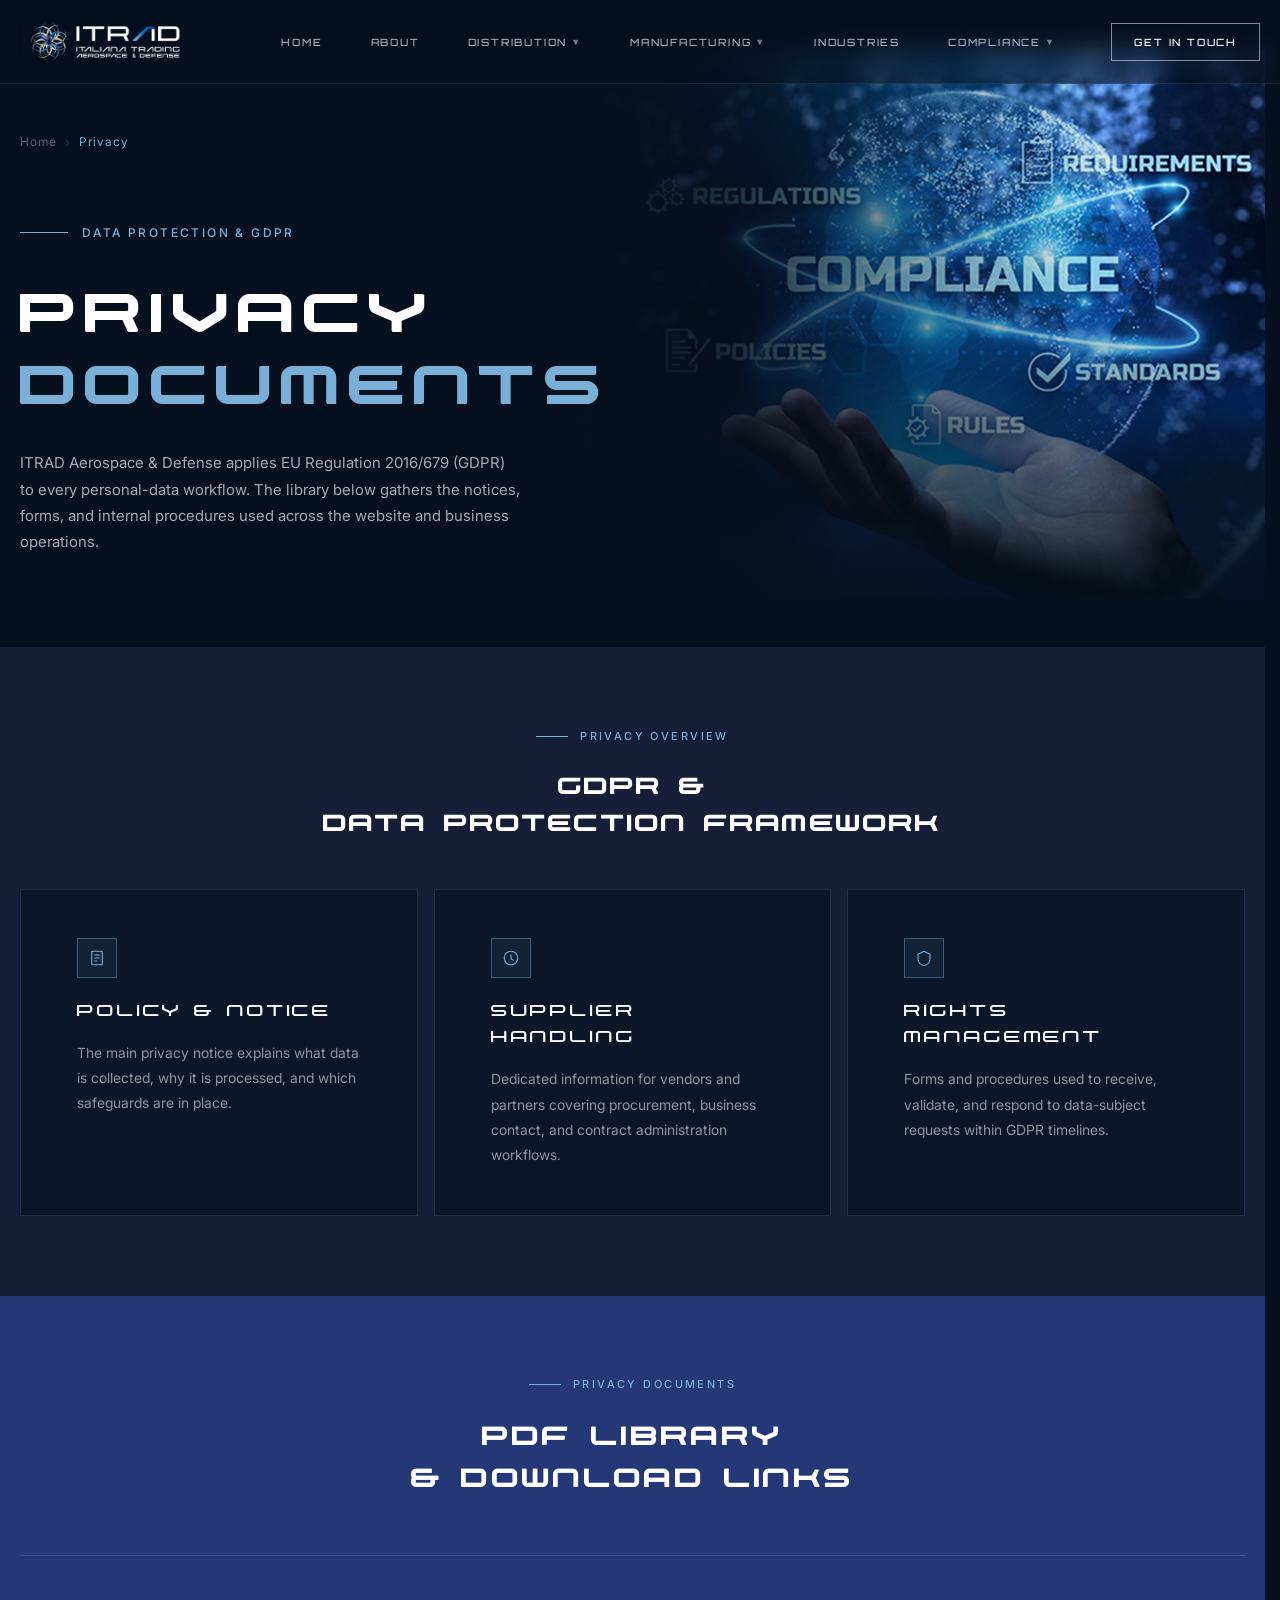
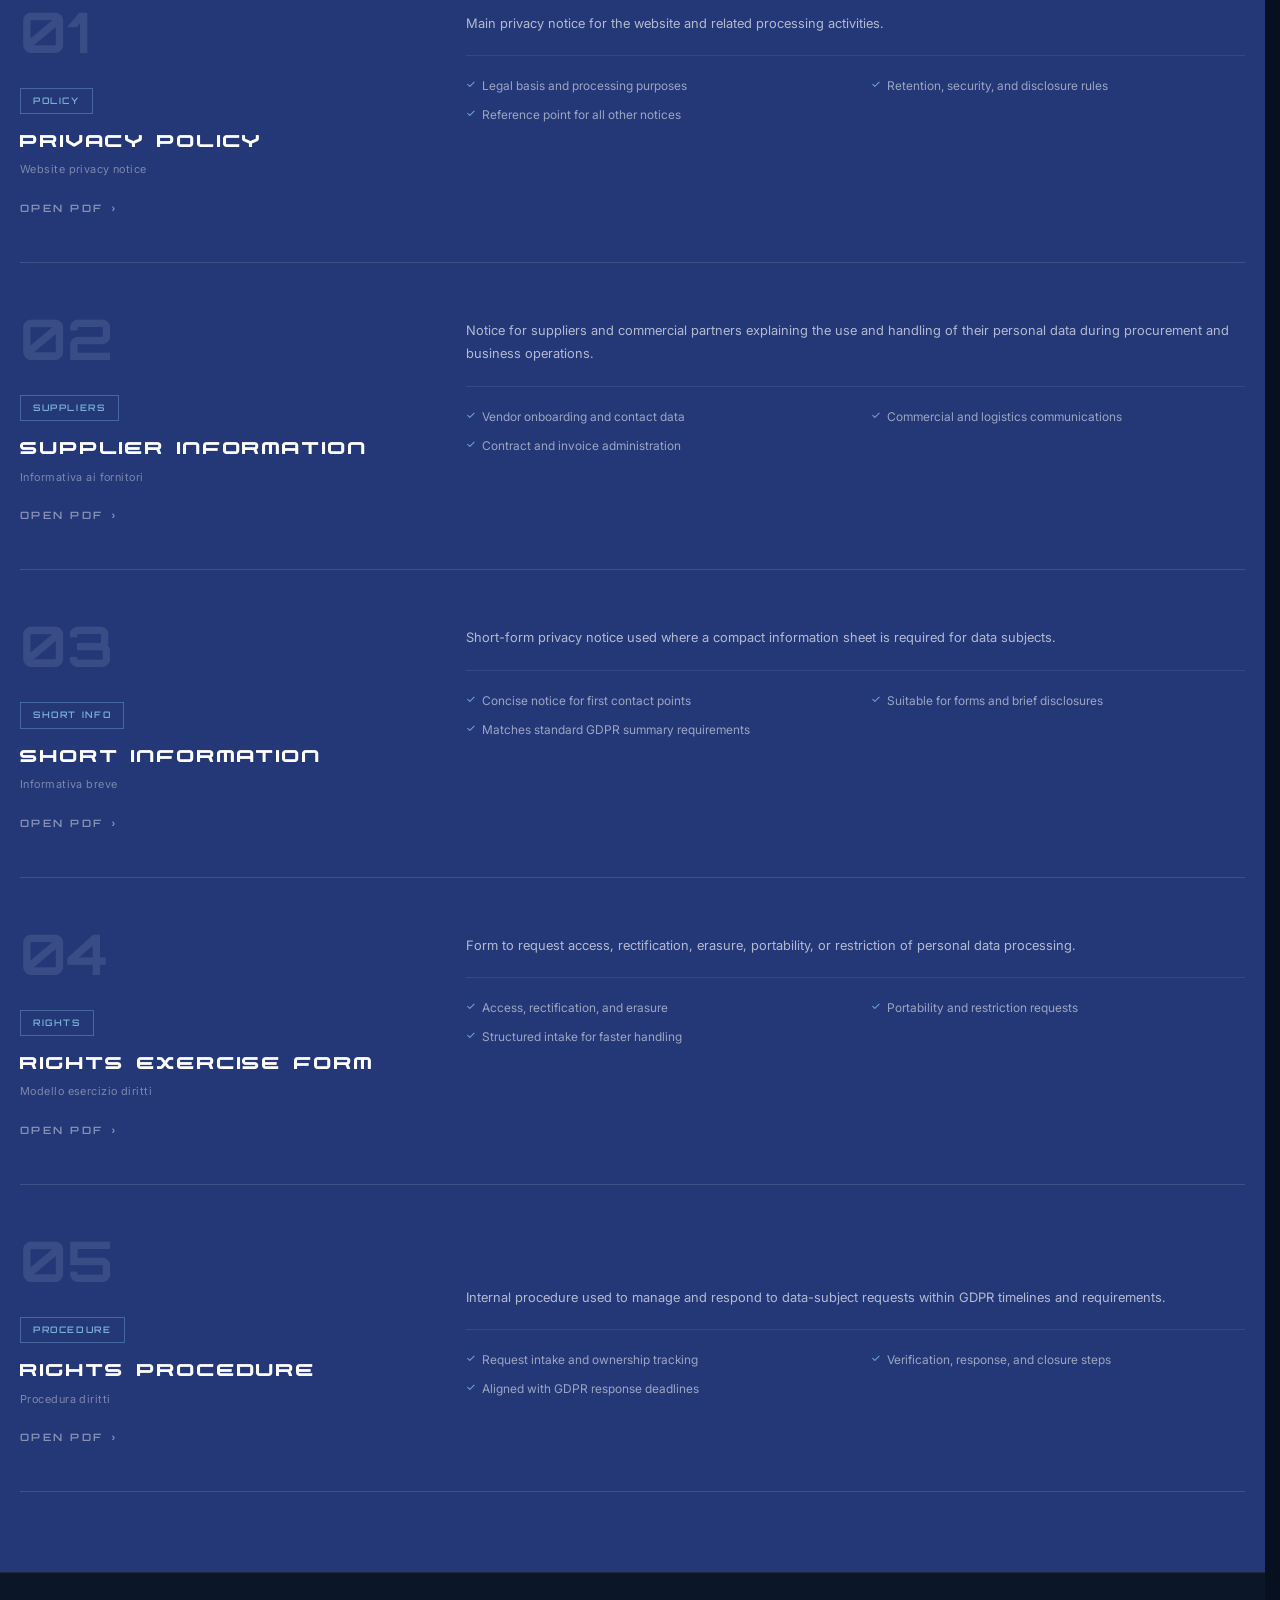
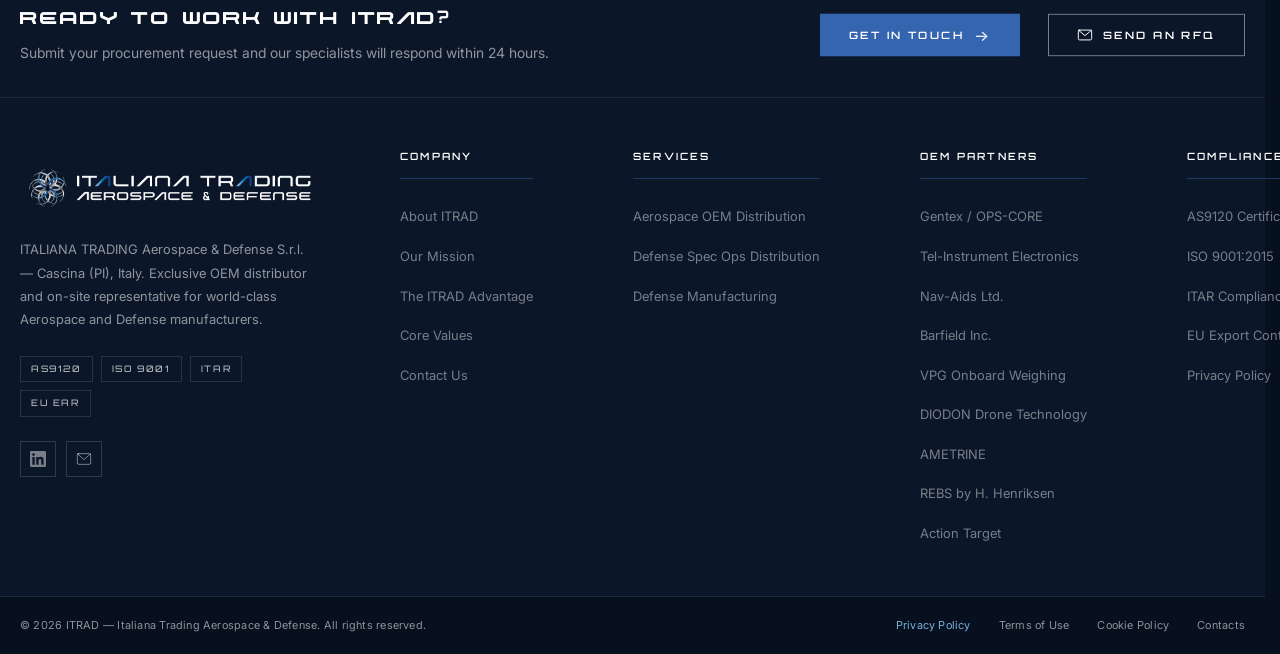
<file: privacy.html>
<!DOCTYPE html>
<html lang="en">
<head>
	<meta charset="UTF-8">
	<meta name="viewport" content="width=device-width, initial-scale=1.0">
	<title>Privacy — ITRAD Italiana Trading Aerospace &amp; Defense</title>
	<meta name="description" content="Privacy and GDPR documentation for ITRAD Aerospace & Defense, including policy, supplier notices, rights forms, and procedure documents.">
	<link rel="icon" type="image/png" href="references/images/favicon.png">
	<link rel="stylesheet" href="css/style.css?v=145">
	<script type="text/javascript">
		var _Hasync = _Hasync || [];
		_Hasync.push(['Histats.start', '1,1976110,4,22,130,30,00011111']);
		_Hasync.push(['Histats.fasi', '1']);
		_Hasync.push(['Histats.track_hits', '']);
		(function() {
			var hs = document.createElement('script'); hs.type = 'text/javascript'; hs.async = true;
			hs.src = ('//s10.histats.com/js15_as.js');
			(document.getElementsByTagName('head')[0] || document.getElementsByTagName('body')[0]).appendChild(hs);
		})();
	</script>
</head>
<body>

	<a class="skip-link" href="#main-content">Skip to main content</a>

	<!-- ============================================================
			 NAVBAR
			 ============================================================ -->
	<header class="navbar">
		<div class="navbar__container">

			<a href="index.html" class="navbar__logo">
				<img
					src="references/images/file_singoli_2nero.png"
					alt="ITRAD — Italiana Trading Aerospace &amp; Defense"
					class="navbar__logo-img"
				>
			</a>

			<div class="navbar__menu">
				<nav aria-label="Main navigation">
					<ul class="navbar__nav">
						<li ><a href="index.html">home</a></li>
						<li><a href="about.html">about</a></li>
						<li class="navbar__dropdown">
							<a href="distribution-aerospace.html">
								distribution
								<span class="navbar__caret">&#9660;</span>
							</a>
							<ul class="navbar__submenu">
								<li><a href="distribution-aerospace.html">Aerospace</a></li>
								<li><a href="distribution-defense.html">Defense</a></li>
							</ul>
						</li>
						<li class="navbar__dropdown">
							<a href="manufacturing-defense.html">
								manufacturing
								<span class="navbar__caret">&#9660;</span>
							</a>
							<ul class="navbar__submenu">
								<li><a href="manufacturing-defense.html">Defense - SFS</a></li>
								<li><a href="cerberus.html">Defense - Cerberus</a></li>
								<li><a href="ghost-signals.html">Defense - Ghost Signals</a></li>
								<!--li><a href="itrad-exclusives.html">ITRAD Exclusives</a></li-->
							</ul>
						</li>
						<li><a href="industries.html">industries</a></li>
						<li class="navbar__dropdown">
							<a href="certifications.html">
								compliance
								<span class="navbar__caret">&#9660;</span>
							</a>
							<ul class="navbar__submenu">
								<li><a href="certifications.html">Certifications</a></li>
								<li class="active"><a href="privacy.html">Privacy</a></li>
							</ul>
						</li>
						
					</ul>
				</nav>

				<a href="contact.html#contact" class="navbar__cta">get in touch</a>
			</div>

			<button class="navbar__toggle" aria-label="Toggle navigation" aria-expanded="false">
				<span></span><span></span><span></span>
			</button>

		</div>
	</header>

	<main id="main-content">

	<!-- ============================================================
			 PAGE HERO
			 ============================================================ -->
	<section class="page-hero page-hero--certifications">
		<div class="page-hero__bg page-hero__bg--cover" style="background-image: url('references/images/hero-certificates.jpg')"></div>

		<div class="page-hero__container">
			<nav class="page-hero__breadcrumb" aria-label="Breadcrumb">
				<a href="index.html">Home</a>
				<span class="page-hero__breadcrumb-sep">&#8250;</span>
				<span>Privacy</span>
			</nav>

			<div class="page-hero__content">
				<p class="page-hero__label">Data Protection &amp; GDPR</p>

				<h1 class="page-hero__headline">
					<span class="page-hero__line--white">privacy</span>
					<span class="page-hero__line--blue">documents</span>
				</h1>

				<p class="page-hero__subtitle">
					ITRAD Aerospace &amp; Defense applies EU Regulation 2016/679 (GDPR) to every personal-data workflow. The library below gathers the notices, forms, and internal procedures used across the website and business operations.
				</p>
			</div>
		</div>
	</section>

	<!-- ============================================================
			 PRIVACY OVERVIEW
			 ============================================================ -->
	<section class="compliance">
		<div class="compliance__inner">
			<p class="compliance__label">Privacy Overview</p>
			<h2 class="compliance__headline">GDPR &amp;<br>data protection framework</h2>

			<div class="compliance__grid">
				<div class="compliance__card">
					<div class="compliance__card-icon">
						<svg xmlns="http://www.w3.org/2000/svg" width="18" height="18" viewBox="0 0 24 24" fill="none" stroke="currentColor" stroke-width="1.5" stroke-linecap="round" stroke-linejoin="round" aria-hidden="true"><rect x="5" y="3" width="14" height="18" rx="1"/><path d="M9 8h6M9 12h6M9 16h3"/></svg>
					</div>
					<p class="compliance__card-title">Policy &amp; notice</p>
					<p class="compliance__card-desc">The main privacy notice explains what data is collected, why it is processed, and which safeguards are in place.</p>
				</div>

				<div class="compliance__card">
					<div class="compliance__card-icon">
						<svg xmlns="http://www.w3.org/2000/svg" width="18" height="18" viewBox="0 0 24 24" fill="none" stroke="currentColor" stroke-width="1.5" stroke-linecap="round" stroke-linejoin="round" aria-hidden="true"><circle cx="12" cy="12" r="9"/><path d="M12 8v5l3 2"/></svg>
					</div>
					<p class="compliance__card-title">Supplier handling</p>
					<p class="compliance__card-desc">Dedicated information for vendors and partners covering procurement, business contact, and contract administration workflows.</p>
				</div>

				<div class="compliance__card">
					<div class="compliance__card-icon">
						<svg xmlns="http://www.w3.org/2000/svg" width="18" height="18" viewBox="0 0 24 24" fill="none" stroke="currentColor" stroke-width="1.5" stroke-linecap="round" stroke-linejoin="round" aria-hidden="true"><path d="M12 3l8 4v6c0 5-3.5 8.5-8 9-4.5-.5-8-4-8-9V7l8-4z"/></svg>
					</div>
					<p class="compliance__card-title">Rights management</p>
					<p class="compliance__card-desc">Forms and procedures used to receive, validate, and respond to data-subject requests within GDPR timelines.</p>
				</div>
			</div>
		</div>
	</section>

	<!-- ============================================================
			 PRIVACY DOCUMENTS
			 ============================================================ -->
	<section class="cert-standards" id="privacy-library">
		<div class="cert-standards__inner">
			<p class="cert-standards__label">Privacy Documents</p>
			<h2 class="cert-standards__headline">PDF library<br>&amp; download links</h2>

			<div class="cert-row">
				<div class="cert-row__left">
					<span class="cert-row__num" aria-hidden="true">01</span>
					<span class="cert-row__badge">Policy</span>
					<h3 class="cert-row__title">Privacy Policy</h3>
					<p class="cert-row__org">Website privacy notice</p>
					<a href="references/files/Privacy/policy.pdf" class="cert-row__pdf">Open PDF <span aria-hidden="true">&#8250;</span></a>
				</div>
				<div class="cert-row__right">
					<p class="cert-row__desc">Main privacy notice for the website and related processing activities.</p>
					<ul class="cert-row__reqs">
						<li>Legal basis and processing purposes</li>
						<li>Retention, security, and disclosure rules</li>
						<li>Reference point for all other notices</li>
					</ul>
				</div>
			</div>

			<div class="cert-row">
				<div class="cert-row__left">
					<span class="cert-row__num" aria-hidden="true">02</span>
					<span class="cert-row__badge">Suppliers</span>
					<h3 class="cert-row__title">Supplier Information</h3>
					<p class="cert-row__org">Informativa ai fornitori</p>
					<a href="references/files/Privacy/suppliers.pdf" class="cert-row__pdf">Open PDF <span aria-hidden="true">&#8250;</span></a>
				</div>
				<div class="cert-row__right">
					<p class="cert-row__desc">Notice for suppliers and commercial partners explaining the use and handling of their personal data during procurement and business operations.</p>
					<ul class="cert-row__reqs">
						<li>Vendor onboarding and contact data</li>
						<li>Commercial and logistics communications</li>
						<li>Contract and invoice administration</li>
					</ul>
				</div>
			</div>

			<div class="cert-row">
				<div class="cert-row__left">
					<span class="cert-row__num" aria-hidden="true">03</span>
					<span class="cert-row__badge">Short Info</span>
					<h3 class="cert-row__title">Short Information</h3>
					<p class="cert-row__org">Informativa breve</p>
					<a href="references/files/Privacy/short_info.pdf" class="cert-row__pdf">Open PDF <span aria-hidden="true">&#8250;</span></a>
				</div>
				<div class="cert-row__right">
					<p class="cert-row__desc">Short-form privacy notice used where a compact information sheet is required for data subjects.</p>
					<ul class="cert-row__reqs">
						<li>Concise notice for first contact points</li>
						<li>Suitable for forms and brief disclosures</li>
						<li>Matches standard GDPR summary requirements</li>
					</ul>
				</div>
			</div>

			<div class="cert-row">
				<div class="cert-row__left">
					<span class="cert-row__num" aria-hidden="true">04</span>
					<span class="cert-row__badge">Rights</span>
					<h3 class="cert-row__title">Rights Exercise Form</h3>
					<p class="cert-row__org">Modello esercizio diritti</p>
					<a href="references/files/Privacy/rights.pdf" class="cert-row__pdf">Open PDF <span aria-hidden="true">&#8250;</span></a>
				</div>
				<div class="cert-row__right">
					<p class="cert-row__desc">Form to request access, rectification, erasure, portability, or restriction of personal data processing.</p>
					<ul class="cert-row__reqs">
						<li>Access, rectification, and erasure</li>
						<li>Portability and restriction requests</li>
						<li>Structured intake for faster handling</li>
					</ul>
				</div>
			</div>

			<div class="cert-row cert-row--center">
				<div class="cert-row__left">
					<span class="cert-row__num" aria-hidden="true">05</span>
					<span class="cert-row__badge">Procedure</span>
					<h3 class="cert-row__title">Rights Procedure</h3>
					<p class="cert-row__org">Procedura diritti</p>
					<a href="references/files/Privacy/procedure.pdf" class="cert-row__pdf">Open PDF <span aria-hidden="true">&#8250;</span></a>
				</div>
				<div class="cert-row__right">
					<p class="cert-row__desc">Internal procedure used to manage and respond to data-subject requests within GDPR timelines and requirements.</p>
					<ul class="cert-row__reqs">
						<li>Request intake and ownership tracking</li>
						<li>Verification, response, and closure steps</li>
						<li>Aligned with GDPR response deadlines</li>
					</ul>
				</div>
			</div>

		</div>
	</section>

	<!-- ============================================================
			 PRE-FOOTER CTA
			 ============================================================ -->
	<section class="prefooter">
		<div class="prefooter__container">
			<div class="prefooter__left">
				<h2 class="prefooter__headline">ready to work with <span class="prefooter__brand">ITRAD</span><span class="prefooter__qmark">?</span></h2>
				<p class="prefooter__sub">Submit your procurement request and our specialists will respond within 24 hours.</p>
			</div>
			<div class="prefooter__actions">
				<a href="contact.html#contact" class="prefooter__btn prefooter__btn--filled">Get in Touch <span class="prefooter__arrow">&#8594;</span></a>
				<a href="mailto:rfq@itradaerospace.com" class="prefooter__btn prefooter__btn--outline">
					<svg xmlns="http://www.w3.org/2000/svg" width="16" height="16" viewBox="0 0 24 24" fill="none" stroke="currentColor" stroke-width="1.5" stroke-linecap="round" stroke-linejoin="round"><rect x="2" y="4" width="20" height="16" rx="2"/><polyline points="2,4 12,13 22,4"/></svg>
					Send an RFQ
				</a>
			</div>
		</div>
	</section>

	</main>

	<footer class="footer">

		<div class="footer__main">
			<div class="footer__container">

				<div class="footer__brand">
					<a href="index.html" class="footer__logo">
						<img src="references/images/file_singoli_3 (nero).png" alt="ITRAD — Italiana Trading Aerospace &amp; Defense" class="footer__logo-img">
					</a>
					<p class="footer__about">ITALIANA TRADING Aerospace &amp; Defense S.r.l. &mdash; Cascina (PI), Italy. Exclusive OEM distributor and on-site representative for world-class Aerospace and Defense manufacturers.</p>
					<div class="footer__certs">
						<span class="footer__cert">AS9120</span>
						<span class="footer__cert">ISO 9001</span>
						<span class="footer__cert">ITAR</span>
						<span class="footer__cert">EU EAR</span>
					</div>
					<div class="footer__socials">
						<a href="https://www.linkedin.com/company/itrad-aerodefense/posts/?feedView=all" target="_blank" rel="noopener" class="footer__social" aria-label="LinkedIn">
							<svg xmlns="http://www.w3.org/2000/svg" width="16" height="16" viewBox="0 0 24 24" fill="currentColor"><path d="M20.447 20.452h-3.554v-5.569c0-1.328-.027-3.037-1.852-3.037-1.853 0-2.136 1.445-2.136 2.939v5.667H9.351V9h3.414v1.561h.046c.477-.9 1.637-1.85 3.37-1.85 3.601 0 4.267 2.37 4.267 5.455v6.286zM5.337 7.433a2.062 2.062 0 0 1-2.063-2.065 2.064 2.064 0 1 1 2.063 2.065zm1.782 13.019H3.555V9h3.564v11.452zM22.225 0H1.771C.792 0 0 .774 0 1.729v20.542C0 23.227.792 24 1.771 24h20.451C23.2 24 24 23.227 24 22.271V1.729C24 .774 23.2 0 22.222 0h.003z"/></svg>
						</a>
						<a href="mailto:info@itradaerospace.com" class="footer__social" aria-label="Email">
							<svg xmlns="http://www.w3.org/2000/svg" width="16" height="16" viewBox="0 0 24 24" fill="none" stroke="currentColor" stroke-width="1.5" stroke-linecap="round" stroke-linejoin="round"><rect x="2" y="4" width="20" height="16" rx="2"/><polyline points="2,4 12,13 22,4"/></svg>
						</a>
					</div>
				</div>

				<nav class="footer__nav" aria-label="Footer navigation">
					<div class="footer__col">
						<h4 class="footer__col-title">Company</h4>
						<ul class="footer__col-list">
							<li><a href="about.html">About ITRAD</a></li>
							<li><a href="about.html#mission">Our Mission</a></li>
							<li><a href="about.html#advantage">The ITRAD Advantage</a></li>
							<li><a href="about.html#values">Core Values</a></li>
							<li><a href="contact.html">Contact Us</a></li>
						</ul>
					</div>
					<div class="footer__col">
						<h4 class="footer__col-title">Services</h4>
						<ul class="footer__col-list">
							<li><a href="distribution-aerospace.html">Aerospace OEM Distribution</a></li>
							<li><a href="distribution-defense.html">Defense Spec Ops Distribution</a></li>
							<li><a href="manufacturing-defense.html">Defense Manufacturing</a></li>
						</ul>
					</div>
					<div class="footer__col">
						<h4 class="footer__col-title">OEM Partners</h4>
						<ul class="footer__col-list">
							<li><a href="distribution-defense.html">Gentex / OPS-CORE</a></li>
							<li><a href="distribution-aerospace.html">Tel-Instrument Electronics</a></li>
							<li><a href="distribution-aerospace.html">Nav-Aids Ltd.</a></li>
							<li><a href="distribution-aerospace.html">Barfield Inc.</a></li>
							<li><a href="distribution-aerospace.html">VPG Onboard Weighing</a></li>
							<li><a href="distribution-defense.html">DIODON Drone Technology</a></li>
							<li><a href="distribution-defense.html">AMETRINE</a></li>
							<li><a href="distribution-defense.html">REBS by H. Henriksen</a></li>
							<li><a href="distribution-defense.html">Action Target</a></li>
						</ul>
					</div>
					<div class="footer__col">
						<h4 class="footer__col-title">Compliance</h4>
						<ul class="footer__col-list">
							<li><a href="certifications.html">AS9120 Certification</a></li>
							<li><a href="certifications.html">ISO 9001:2015</a></li>
							<li><a href="certifications.html">ITAR Compliance</a></li>
							<li><a href="certifications.html">EU Export Control</a></li>
							<li><a href="privacy.html">Privacy Policy</a></li>
						</ul>
					</div>
				</nav>

			</div>
		</div>

		<div class="footer__bottom">
			<div class="footer__bottom-container">
				<p class="footer__copyright">&copy; 2026 ITRAD &mdash; Italiana Trading Aerospace &amp; Defense. All rights reserved.</p>
				<nav class="footer__legal">
					<a href="privacy.html" aria-current="page">Privacy Policy</a>
					<a href="#">Terms of Use</a>
					<a href="#">Cookie Policy</a>
					<a href="contact.html">Contacts</a>
				</nav>
			</div>
		</div>

	</footer>

	<script src="js/main.js" defer></script>
</body>
</html>
</file>
<file: css/style.css>
/* ============================================================
	 TABLE OF CONTENTS
	 ─────────────────────────────────────────────────────────────
	 00  Fonts
	 01  Reset & Base
	 02  Accessibility
	 ── SHARED ───────────────────────────────────────────────────
	 03  Navbar
	 ── HOME PAGE ────────────────────────────────────────────────
	 04  Hero
	 05  News Strip
	 06  What We Do
	 07  Stats Bar & Partner Ticker
	 08  Who We Are
	 09  Request a Quote
	 ── SHARED ───────────────────────────────────────────────────
	 10  Pre-footer CTA
	 11  Footer
	 ── SHARED — PAGE HERO ───────────────────────────────────────
	 12  Page Hero  (about, services, contact, industries, certifications)
	 ── ABOUT PAGE ───────────────────────────────────────────────
	 13  Our Story
	 14  Core Values + ITRAD Advantage
	 15  Certified Quality Banner
	 ── SERVICES — AEROSPACE ─────────────────────────────────────
	 16  Page hero overrides · OEM Division Banner
			 Aero Intro · Product Update · OEM Brands
	 ── CONTACT PAGE ─────────────────────────────────────────────
	 17  Contact Channels · Locations · LinkedIn
	 ── SHARED ───────────────────────────────────────────────────
	 18  Submit Requirement Banner
	 ── INDUSTRIES PAGE ─────────────────────────────────────────────
	 19  Industries
	 ── CERTIFICATIONS PAGE ──────────────────────────────────────
	 20  Certifications
	 ── SERVICES — DEFENSE ───────────────────────────────────────
	 21  Defense
	 ── SERVICES — SFS ───────────────────────────────────────────
	 22  SFS — Synchro Fire Systems
	 ── RESPONSIVE ───────────────────────────────────────────────
	 23  Breakpoints: 1180px · 1024px · 768px · 480px
	 ─────────────────────────────────────────────────────────────
	 ============================================================ */

/* ============================================================
	 00 — FONTS
	 ============================================================ */
@font-face {
	font-family: 'Nebula';
	src: url('../references/fonts/nebula/Nebula-Regular.otf') format('opentype');
	font-weight: normal;
	font-style: normal;
}

@font-face {
	font-family: 'Orbitron';
	src: url('../references/fonts/Orbitron/Orbitron-Regular.ttf') format('truetype');
	font-weight: 400;
}
@font-face {
	font-family: 'Orbitron';
	src: url('../references/fonts/Orbitron/Orbitron-Medium.ttf') format('truetype');
	font-weight: 500;
}
@font-face {
	font-family: 'Orbitron';
	src: url('../references/fonts/Orbitron/Orbitron-SemiBold.ttf') format('truetype');
	font-weight: 600;
}
@font-face {
	font-family: 'Orbitron';
	src: url('../references/fonts/Orbitron/Orbitron-Bold.ttf') format('truetype');
	font-weight: 700;
}

@font-face {
	font-family: 'Inter';
	src: url('../references/fonts/Inter/Inter_18pt-Regular.ttf') format('truetype');
	font-weight: 400;
}
@font-face {
	font-family: 'Inter';
	src: url('../references/fonts/Inter/Inter_18pt-Medium.ttf') format('truetype');
	font-weight: 500;
}
@font-face {
	font-family: 'Inter';
	src: url('../references/fonts/Inter/Inter_18pt-SemiBold.ttf') format('truetype');
	font-weight: 600;
}
@font-face {
	font-family: 'Inter';
	src: url('../references/fonts/Inter/Inter_18pt-Bold.ttf') format('truetype');
	font-weight: 700;
}

/* ============================================================
	 01 — RESET & BASE
	 ============================================================ */
*, *::before, *::after {
	box-sizing: border-box;
	margin: 0;
	padding: 0;
}

:root {
	--color-bg-dark:      #07101e;
	--color-bg-navy:      #0b1628;
	--color-accent-blue:  #2b7fd4;
	--color-text-primary: #ffffff;
	--color-text-muted:   rgba(255, 255, 255, 0.65);
	--color-border:       rgba(255, 255, 255, 0.15);

	--font-display: 'Nebula', sans-serif;
	--font-body:    'Inter', sans-serif;
	--font-orbitron: 'Orbitron', sans-serif;

	--nav-height: 84px;
	--container-max: 1440px;
	--space-x: clamp(8px, 2vw, 20px);
}

html {
	scroll-behavior: smooth;
	scrollbar-gutter: stable;
}

body {
	font-family: var(--font-body);
	background-color: var(--color-bg-dark);
	color: var(--color-text-primary);
	line-height: 1.6;
	-webkit-font-smoothing: antialiased;
}

img {
	display: block;
	max-width: 100%;
}

a {
	text-decoration: none;
	color: inherit;
}

/* ============================================================
	 02 — ACCESSIBILITY
	 ============================================================ */
.skip-link {
	position: absolute;
	top: -100%;
	left: 16px;
	z-index: 9999;
	padding: 12px 24px;
	background: #3565AE;
	color: #ffffff;
	font-family: var(--font-body);
	font-size: 14px;
	font-weight: 500;
	transition: top 0.15s;
}
.skip-link:focus { top: 16px; }

:focus-visible {
	outline: 2px solid #7AB0D8;
	outline-offset: 3px;
	border-radius: 2px;
}

ul {
	list-style: none;
}

/* ============================================================
	 03 — SHARED — NAVBAR
	 ============================================================ */
.navbar {
	position: fixed;
	top: 0;
	left: 0;
	right: 0;
	z-index: 1000;
	width: 100%;
	height: var(--nav-height);
	background-color: rgba(7, 16, 30, 0.55);
	backdrop-filter: blur(12px);
	-webkit-backdrop-filter: blur(12px);
	border-bottom: 1px solid rgba(255, 255, 255, 0.08);
}

.navbar__container {
	display: flex;
	align-items: center;
	justify-content: space-between;
	height: 100%;
	max-width: var(--container-max);
	margin: 0 auto;
	padding: 0 calc(var(--space-x) + var(--scrollbar-width, 0px)) 0 var(--space-x);
	gap: 32px;
}

.navbar__logo {
	display: flex;
	align-items: center;
	gap: 10px;
	flex-shrink: 0;
}

.navbar__logo-img {
	height: 44px;
	width: auto;
	object-fit: contain;
}

.navbar__nav {
	display: flex;
	align-items: center;
	gap: 48px;
	flex: 1;
	justify-content: center;

	.navbar__toggle {
		width: 44px;
		height: 44px;
	}
}

.navbar__nav li {
	position: relative;
}

.navbar__nav a {
	font-family: var(--font-orbitron);
	font-weight: 500;
	font-size: 10px;
	letter-spacing: 0.18em;
	text-transform: uppercase;
	color: var(--color-text-muted);
	transition: color 0.2s ease;
	display: flex;
	align-items: center;
	gap: 4px;
	white-space: nowrap;
}

.navbar__nav a:hover {
	color: var(--color-text-primary);
}

.navbar__nav .active > a {
	color: var(--color-text-primary);
}

.navbar__caret {
	font-size: 9px;
	opacity: 0.7;
	line-height: 1;
}

.navbar__cta {
	flex-shrink: 0;
	font-family: var(--font-orbitron);
	font-weight: 500;
	font-size: 10px;
	letter-spacing: 0.18em;
	text-transform: uppercase;
	color: var(--color-text-primary);
	border: 1px solid rgba(255, 255, 255, 0.5);
	padding: 10px 22px;
	transition: background-color 0.2s ease, border-color 0.2s ease, color 0.2s ease;
}

.navbar__cta:hover {
	background-color: #3565AE;
	border-color: #3565AE;
	color: #ffffff;
}

/* --- Menu wrapper, dropdown, mobile toggle --- */
.navbar__menu {
	display: flex;
	align-items: center;
	flex: 1;
	gap: 32px;
}

.navbar__menu > nav {
	flex: 1;
	min-width: 0;
}

.navbar__dropdown {
	position: relative;
}

.navbar__submenu {
	position: absolute;
	top: calc(100% + 18px);
	left: 50%;
	transform: translateX(-50%) translateY(4px);
	min-width: 220px;
	background-color: #0b1628;
	border: 1px solid rgba(255, 255, 255, 0.1);
	padding: 8px 0;
	opacity: 0;
	visibility: hidden;
	transition: opacity 0.2s ease, transform 0.2s ease, visibility 0.2s ease;
	z-index: 1100;
}

.navbar__dropdown:hover .navbar__submenu,
.navbar__dropdown.is-open .navbar__submenu {
	opacity: 1;
	visibility: visible;
	transform: translateX(-50%) translateY(0);
}

.navbar__submenu a {
	display: block;
	font-family: var(--font-body);
	font-weight: 500;
	font-size: 13px;
	letter-spacing: 0.1em;
	text-transform: none;
	color: rgba(255, 255, 255, 0.6);
	padding: 11px 22px;
	white-space: nowrap;
	transition: color 0.2s ease, background-color 0.2s ease;
}

.navbar__submenu a:hover {
	color: #ffffff;
	background-color: rgba(122, 176, 216, 0.08);
}

.navbar__submenu li.is-current > a,
.navbar__submenu a[aria-current="page"] {
	color: #ffffff;
	background-color: rgba(122, 176, 216, 0.12);
}

.navbar__toggle {
	display: none;
	flex-direction: column;
	justify-content: center;
	align-items: stretch;
	gap: 6px;
	width: 32px;
	height: 32px;
	background: none;
	border: none;
	cursor: pointer;
	flex-shrink: 0;
	padding: 0;
}

.navbar__toggle span {
	display: block;
	width: 100%;
	height: 2px;
	background-color: #ffffff;
	transition: transform 0.25s ease, opacity 0.25s ease;
}

.navbar.is-open .navbar__toggle span:nth-child(1) { transform: translateY(8px) rotate(45deg); }
.navbar.is-open .navbar__toggle span:nth-child(2) { opacity: 0; }
.navbar.is-open .navbar__toggle span:nth-child(3) { transform: translateY(-8px) rotate(-45deg); }

/* ============================================================
	 04 — HOME PAGE — HERO
	 ============================================================ */

.hero {
	position: relative;
	width: 100%;
	height: 72vh;
	min-height: 640px;
	display: flex;
	align-items: center;
	overflow: hidden;
	background-color: #07101e;
}

.hero__bg {
	position: absolute;
	top: 0;
	left: 0;
	right: 0;
	bottom: 0;
	z-index: 0;
	background-size: auto 100%;
	background-position: 80px center;
	background-repeat: no-repeat;
	filter: brightness(2.4) contrast(1.1);
}

.hero::before {
	content: '';
	position: absolute;
	top: 0;
	left: 0;
	right: 0;
	bottom: 0;
	z-index: 1;
	background:
		linear-gradient(to left, rgba(7,16,30,0.72) 0%, rgba(7,16,30,0.5) 22%, rgba(7,16,30,0.15) 48%, transparent 65%),
		linear-gradient(to right, #07101e 0%, #07101e 22%, rgba(7,16,30,0.88) 38%, rgba(7,16,30,0.45) 55%, rgba(7,16,30,0.15) 72%, transparent 88%);
	pointer-events: none;
}

.hero__container {
	position: relative;
	z-index: 2;
	width: 100%;
	max-width: var(--container-max);
	margin: 0 auto;
	padding: 0 var(--space-x);
	padding-top: var(--nav-height);
}

.hero__content {
	max-width: 620px;
}

.hero__tagline {
	display: flex;
	align-items: center;
	gap: 14px;
	font-family: var(--font-body);
	font-weight: 500;
	font-size: 12px;
	letter-spacing: 0.20em;
	text-transform: uppercase;
	color: #7AB0D8;
	margin-bottom: 32px;
}

.hero__tagline::before {
	content: '';
	display: block;
	width: 48px;
	height: 1px;
	background-color: #7AB0D8;
	flex-shrink: 0;
}

.hero__headline {
	display: flex;
	flex-direction: column;
	font-family: var(--font-display);
	font-size: 72px;
	line-height: 1.0;
	letter-spacing: 0.06em;
	margin-bottom: 32px;
}

.hero__line--white,
.hero__line--blue {
	white-space: nowrap;
}

.hero__line--white {
	color: #ffffff;
}

.hero__line--blue {
	color: #7AB0D8;
}

.hero__subtitle {
	font-family: var(--font-body);
	font-weight: 400;
	font-size: 15px;
	line-height: 1.75;
	color: rgba(255, 255, 255, 0.65);
	max-width: 500px;
	margin-bottom: 36px;
}

.hero__ft-badge {
	display: inline-flex;
	align-items: center;
	gap: 8px;
	background-color: rgba(53, 101, 174, 0.133);
	border: 1px solid rgba(255, 255, 255, 0.22);
	padding: 9px 18px;
	font-family: var(--font-body);
	font-weight: 500;
	font-size: 13px;
	letter-spacing: 0.06em;
	color: rgba(255, 255, 255, 0.65);
	margin-bottom: 32px;
}

.hero__ft-icon {
	flex-shrink: 0;
}

.hero__ft-rank {
	color: #7AB0D8;
}

.hero__cta {
	display: inline-flex;
	align-items: center;
	gap: 12px;
	background-color: #3565AE;
	padding: 15px 30px;
	font-family: var(--font-orbitron);
	font-weight: 600;
	font-size: 11px;
	line-height: 1;
	letter-spacing: 0.22em;
	text-transform: uppercase;
	transform: scaleY(0.92);
	color: #ffffff;
	transition: background-color 0.2s ease;
}

.hero__cta:hover {
	background-color: #2a539a;
}

.hero__cta-icon {
	font-family: var(--font-body);
	font-weight: 300;
	font-size: 18px;
	line-height: 1;
}

/* ============================================================
	 05 — HOME PAGE — NEWS STRIP
	 ============================================================ */
.news-strip {
	background-color: #0E1628;
	border-top: 1px solid rgba(255, 255, 255, 0.08);
	border-bottom: 1px solid rgba(255, 255, 255, 0.08);
}

.news-strip__container {
	display: flex;
	align-items: center;
	max-width: var(--container-max);
	margin: 0 auto;
	padding: 28px var(--space-x);
	gap: 32px;
	flex-wrap: wrap;
}

.news-strip__item {
	display: flex;
	flex: 1 1 360px;
	min-width: 0;
}

.news-strip__divider {
	width: 1px;
	align-self: stretch;
	background: rgba(255, 255, 255, 0.08);
	flex-shrink: 0;
}

.news-strip__body {
	display: flex;
	align-items: center;
	justify-content: space-between;
	flex: 1;
	gap: 32px;
}

.news-strip__left {
	display: flex;
	align-items: center;
	gap: 14px;
}

.news-strip__icon {
	flex-shrink: 0;
	opacity: 0.8;
	width: 32px;
	height: 32px;
}

.news-strip__text {
	font-family: var(--font-body);
	font-weight: 400;
	font-size: 14px;
	line-height: 1.6;
	color: rgba(255, 255, 255, 0.55);
	letter-spacing: 0.02em;
	margin: 0;
}

.news-strip__rank {
	color: #7AB0D8;
}

.news-strip__highlight {
	color: #7AB0D8;
	font-weight: 600;
}

.news-strip__cta {
	display: flex;
	align-items: center;
	gap: 8px;
	font-family: var(--font-orbitron);
	font-weight: 600;
	font-size: 11px;
	letter-spacing: 0.22em;
	text-transform: uppercase;
	transform: scaleY(0.92);
	color: rgba(255, 255, 255, 0.55);
	white-space: nowrap;
	flex-shrink: 0;
	transition: color 0.2s ease;
}


.news-strip__cta:hover {
	color: #ffffff;
}

/* ============================================================
	 05b — HOME PAGE — LINKEDIN FEED
	 ============================================================ */
.linkedin-feed {
	background-color: var(--color-bg-dark);
	padding: clamp(72px, 8vw, 120px) 0;
	overflow: hidden;
	border-bottom: 1px solid var(--color-border);
}

.linkedin-feed__header {
	max-width: var(--container-max);
	margin: 0 auto clamp(40px, 5vw, 64px);
	padding: 0 var(--space-x);
}

.linkedin-feed__wrap {
	overflow: hidden;
	width: 100%;
}

.linkedin-feed__track {
	display: flex;
	gap: 36px;
	width: max-content;
	animation: li-scroll 65s linear infinite;
}

.linkedin-feed__wrap:hover .linkedin-feed__track {
	animation-play-state: paused;
}

.linkedin-feed__card {
	flex-shrink: 0;
	width: 360px;
	height: 520px;
	border-radius: 8px;
	overflow: hidden;
	border: 1px solid var(--color-border);
	background: var(--color-bg-navy);
	box-shadow: 0 2px 8px rgba(0,0,0,0.3);
	align-self: flex-start;
}

.linkedin-feed__card iframe {
	display: block;
	width: 360px;
	height: 520px;
	border: 0;
}

/* static card replacing iframe */
.li-card {
	display: flex;
	flex-direction: column;
	height: 100%;
	text-decoration: none;
	color: inherit;
	transition: box-shadow 0.2s, border-color 0.2s;
	background: var(--color-bg-navy);
}
.li-card:hover { box-shadow: 0 4px 20px rgba(43,127,212,0.25); }

.li-card__header {
	display: flex;
	align-items: center;
	gap: 10px;
	padding: 14px 16px 10px;
	flex-shrink: 0;
}

.li-card__avatar {
	width: 36px;
	height: 36px;
	object-fit: contain;
	flex-shrink: 0;
	margin-left: -6px;
}

.li-card__meta {
	flex: 1;
	min-width: 0;
}

.li-card__name {
	display: block;
	font-size: 13px;
	font-weight: 600;
	color: var(--color-text-primary);
	white-space: nowrap;
	overflow: hidden;
	text-overflow: ellipsis;
}

.li-card__sub {
	display: block;
	font-size: 11px;
	color: var(--color-text-muted);
	margin-top: 2px;
}

.li-card__icon { flex-shrink: 0; color: #7AB0D8; }

.li-card__image {
	width: 100%;
	height: 297px;
	object-fit: contain;
	background: var(--color-bg-dark);
	display: block;
	flex-shrink: 0;
}

.li-card__body {
	padding: 10px 16px 14px;
	flex: 1;
	display: flex;
	flex-direction: column;
	gap: 10px;
	min-height: 0;
	border-top: 1px solid var(--color-border);
}

.li-card__text {
	font-size: 12.5px;
	line-height: 1.5;
	color: var(--color-text-muted);
	display: -webkit-box;
	-webkit-line-clamp: 7;
	-webkit-box-orient: vertical;
	overflow: hidden;
	margin: 0;
	flex: 1;
}

.li-card__cta {
	display: flex;
	align-items: center;
	gap: 5px;
	font-size: 14px;
	font-weight: 600;
	color: #7AB0D8;
	padding-top: 14px;
	margin-top: 4px;
	border-top: 1px solid var(--color-border);
	flex-shrink: 0;
}

/* 6 card × (360px + 36px gap) = 2376px — aggiornare se si cambia il numero di post */
@keyframes li-scroll {
	0%   { transform: translateX(0); }
	100% { transform: translateX(-2376px); }
}

/* ============================================================
	 06 — HOME PAGE — WHAT WE DO
	 ============================================================ */
.divisions {
	background-color: #171E37;
}

.divisions__header {
	display: flex;
	align-items: flex-end;
	justify-content: space-between;
	max-width: var(--container-max);
	margin: 0 auto;
	padding: 80px var(--space-x) 60px;
	gap: 32px;
	border-bottom: 1px solid rgba(255, 255, 255, 0.08);
}

@media (min-width: 1025px) {
	.divisions__header {
		position: relative;
		border-bottom: none;
	}

	.divisions__header::after {
		content: '';
		position: absolute;
		left: 0;
		right: calc((100vw - var(--container-max)) / -2);
		bottom: 0;
		height: 1px;
		background-color: rgba(255, 255, 255, 0.08);
		pointer-events: none;
	}
}

.divisions__label {
	font-family: var(--font-body);
	font-weight: 500;
	font-size: 12px;
	letter-spacing: 0.22em;
	text-transform: uppercase;
	color: #7AB0D8;
	margin-bottom: 20px;
	display: flex;
	align-items: center;
	gap: 14px;
}

.divisions__label::before {
	content: '';
	display: block;
	width: 32px;
	height: 1px;
	background-color: #7AB0D8;
	flex-shrink: 0;
}

.divisions__headline {
	display: flex;
	flex-direction: column;
	font-family: var(--font-display);
	font-size: 44px;
	line-height: 1.05;
	letter-spacing: 0.04em;
}

.divisions__line--white { color: #ffffff; }
.divisions__line--blue  { color: #7AB0D8; }

.divisions__view-all {
	font-family: var(--font-orbitron);
	font-weight: 600;
	font-size: 11px;
	line-height: 1;
	letter-spacing: 0.22em;
	text-transform: uppercase;
	transform: scaleY(0.92);
	color: rgba(255, 255, 255, 0.55);
	white-space: nowrap;
	flex-shrink: 0;
	padding-bottom: 8px;
	transition: color 0.2s ease;
}

.divisions__view-all:hover { color: #ffffff; }

.divisions__caret {
	font-family: var(--font-body);
	font-size: 16px;
}

.division {
	display: flex;
	min-height: 520px;
}

.division + .division {
	border-top: 1px solid rgba(122, 176, 216, 0.2);
}

.division__image {
	flex: 0 0 50%;
	overflow: hidden;
	position: relative;
}

.division__image img {
	width: 100%;
	height: 100%;
	object-fit: cover;
	object-position: center;
	display: block;
	max-width: none;
}

.division__image::after {
	content: '';
	position: absolute;
	inset: 0;
	background: rgba(10, 18, 46, 0.38);
}

.division__content {
	flex: 0 0 50%;
	background-color: #171E37;
	padding: 60px 56px;
	position: relative;
	display: flex;
	flex-direction: column;
	justify-content: center;
}

.division--aerospace .division__image {
	border-right: 1px solid rgba(255, 255, 255, 0.08);
}

.division--defense .division__image {
	border-left: 1px solid rgba(255, 255, 255, 0.08);
	aspect-ratio: 1.8 / 1;
}

.division--defense .division__image img {
	transform: scaleX(-1);
}

.division--defense .division__image::after {
	content: '';
	position: absolute;
	inset: 0;
	background: rgba(10, 18, 46, 0.38);
}

.division--defense {
	flex-direction: row;
}

.division__meta {
	display: flex;
	align-items: flex-start;
	justify-content: space-between;
	margin-bottom: 36px;
}

.division__category-wrap {
	display: flex;
	align-items: center;
	gap: 10px;
}

.division__icon-box {
	display: flex;
	align-items: center;
	justify-content: center;
	width: 28px;
	height: 28px;
	border: 1px solid rgba(122, 176, 216, 0.4);
	background-color: rgba(122, 176, 216, 0.08);
	color: #7AB0D8;
	flex-shrink: 0;
}

.division__category {
	font-family: var(--font-body);
	font-weight: 500;
	font-size: 11px;
	letter-spacing: 0.22em;
	text-transform: uppercase;
	color: #7AB0D8;
}

.division__number {
	font-family: var(--font-orbitron);
	font-weight: 700;
	font-size: 80px;
	line-height: 1;
	color: rgba(255, 255, 255, 0.10);
	letter-spacing: 0;
	position: absolute;
	top: 40px;
	right: 48px;
}

.division__subtitle {
	font-family: var(--font-body);
	font-weight: 500;
	font-size: 11px;
	letter-spacing: 0.16em;
	text-transform: uppercase;
	color: rgba(255, 255, 255, 0.65);
	margin-bottom: 0;
}

.division__title {
	font-family: var(--font-display);
	font-size: 29px;
	letter-spacing: 0.06em;
	color: #ffffff;
	line-height: 1;
	margin-top: -6px;
	margin-bottom: 16px;
	text-transform: lowercase;
}

.division__title::after {
	content: '';
	display: block;
	width: 32px;
	height: 2px;
	background-color: #3565AE;
	margin-top: 14px;
	margin-bottom: 20px;
}

.division__desc {
	font-family: var(--font-body);
	font-weight: 400;
	font-size: 14px;
	line-height: 1.75;
	color: rgba(255, 255, 255, 0.6);
	max-width: 420px;
	margin-bottom: 28px;
}

.division__brands {
	list-style: none;
	margin-bottom: 36px;
	display: flex;
	flex-direction: column;
	gap: 6px;
}

.division__brands li {
	font-family: var(--font-body);
	font-weight: 400;
	font-size: 12px;
	color: rgba(255, 255, 255, 0.45);
	padding-left: 14px;
	position: relative;
}

.division__brands li::before {
	content: '•';
	position: absolute;
	left: 0;
	color: #3565AE;
}

.division__learn-more {
	font-family: var(--font-orbitron);
	font-weight: 600;
	font-size: 11px;
	line-height: 1;
	letter-spacing: 0.22em;
	text-transform: uppercase;
	transform: scaleY(0.92);
	color: rgba(255, 255, 255, 0.55);
	display: inline-flex;
	align-items: center;
	gap: 8px;
	margin-left: auto;
	margin-top: auto;
	transition: color 0.2s ease;
}

.division__learn-more:hover { color: #ffffff; }

.division--aerospace .division__content {
	padding: 72px max(var(--space-x), calc((100vw - var(--container-max)) / 2 + var(--space-x))) 72px 56px;
	justify-content: space-between;
}

.division--aerospace .division__meta {
	margin-bottom: 28px;
}

.division--aerospace .division__number {
	right: max(var(--space-x), calc((100vw - var(--container-max)) / 2 + var(--space-x)));
}

.division--aerospace .division__icon-box {
	width: 32px;
	height: 32px;
}

.division--aerospace .division__category {
	font-size: 12px;
	letter-spacing: 0.24em;
}

.division--aerospace .division__subtitle {
	font-size: 12px;
	letter-spacing: 0.18em;
}

.division--aerospace .division__title {
	font-size: clamp(32px, 3.2vw, 44px);
	margin-top: -4px;
	margin-bottom: 14px;
}

.division--aerospace .division__title::after {
	width: 40px;
	margin-top: 14px;
	margin-bottom: 18px;
}

.division--aerospace .division__desc {
	font-size: 16px;
	line-height: 1.85;
	max-width: 480px;
	margin-bottom: 24px;
}

.division--aerospace .division__brands {
	gap: 8px;
	margin-bottom: 28px;
}

.division--aerospace .division__brands li {
	font-size: 13px;
}

.division--defense .division__content {
	padding: 72px 56px 72px max(var(--space-x), calc((100vw - var(--container-max)) / 2 + var(--space-x)));
	justify-content: space-between;
}

.division--defense .division__meta {
	margin-bottom: 28px;
}

.division--defense .division__icon-box {
	width: 32px;
	height: 32px;
}

.division--defense .division__category {
	font-size: 12px;
	letter-spacing: 0.24em;
}

.division--defense .division__subtitle {
	font-size: 12px;
	letter-spacing: 0.18em;
}

.division--defense .division__title {
	font-size: clamp(32px, 3.2vw, 44px);
	margin-top: -4px;
	margin-bottom: 14px;
}

.division--defense .division__title::after {
	width: 40px;
	margin-top: 14px;
	margin-bottom: 18px;
}

.division--defense .division__desc {
	font-size: 16px;
	line-height: 1.85;
	max-width: 480px;
	margin-bottom: 24px;
}

.division--defense .division__brands {
	gap: 8px;
	margin-bottom: 28px;
}

.division--defense .division__brands li {
	font-size: 13px;
}

/* ============================================================
	 07 — HOME PAGE — STATS BAR & PARTNER TICKER
	 ============================================================ */

/* --- Stats Bar --- */
.stats {
	background-color: #3565AE;
}

.stats__grid {
	display: grid;
	grid-template-columns: repeat(4, 1fr);
	column-gap: 48px;
	max-width: var(--container-max);
	margin: 0 auto;
	padding: 64px var(--space-x);
}

.stats__item {
	padding: 0 48px;
	text-align: center;
	border-left: 1px solid rgba(255, 255, 255, 0.2);
}

.stats__item:first-child {
	border-left: none;
}

.stats__number {
	display: block;
	font-family: var(--font-display);
	font-size: 72px;
	line-height: 1;
	color: #ffffff;
	margin-bottom: 0;
}

.stats__label {
	font-family: var(--font-orbitron);
	font-weight: 500;
	font-size: 11px;
	letter-spacing: 0.18em;
	text-transform: uppercase;
	color: #ffffff;
	margin-bottom: 20px;
}

.stats__desc {
	font-family: var(--font-body);
	font-weight: 400;
	font-size: 13px;
	line-height: 1.65;
	color: rgba(255, 255, 255, 0.85);
}

/* --- Partner Ticker --- */
@keyframes ticker-scroll {
	0%   { transform: translateX(0); }
	100% { transform: translateX(-25%); }
}

.ticker {
	background-color: #0E1628;
	overflow: hidden;
	padding: 20px 0;
}

.ticker__track {
	display: flex;
	align-items: center;
	white-space: nowrap;
	width: max-content;
	animation: ticker-scroll 50s linear infinite;
}

.ticker__item {
	font-family: var(--font-body);
	font-weight: 500;
	font-size: 11px;
	letter-spacing: 0.18em;
	text-transform: uppercase;
	color: rgba(255, 255, 255, 0.6);
	padding: 0 36px;
}

.ticker__dot {
	color: rgba(255, 255, 255, 0.2);
	font-size: 10px;
	flex-shrink: 0;
}

/* ============================================================
	 08 — HOME PAGE — WHO WE ARE
	 ============================================================ */
.about {
	background-color: #171E37;
	border-top: 1px solid rgba(255, 255, 255, 0.08);
	border-bottom: 1px solid rgba(255, 255, 255, 0.08);
}

.about__container {
	display: flex;
	align-items: stretch;
	max-width: var(--container-max);
	margin: 0 auto;
	padding: 115px var(--space-x);
	gap: 120px;
}

.about__left {
	flex: 1;
	display: flex;
	flex-direction: column;
	justify-content: center;
	align-items: flex-start;
	position: relative;
}

.about__left::after {
	content: '';
	position: absolute;
	right: -60px;
	top: 0;
	bottom: 0;
	width: 1px;
	background: rgba(255, 255, 255, 0.12);
}

.about__label {
	font-family: var(--font-body);
	font-weight: 500;
	font-size: 12px;
	letter-spacing: 0.22em;
	text-transform: uppercase;
	color: #7AB0D8;
	margin-bottom: 24px;
	display: flex;
	align-items: center;
	gap: 14px;
}

.about__label::before {
	content: '';
	display: block;
	width: 32px;
	height: 1px;
	background-color: #7AB0D8;
	flex-shrink: 0;
}

.about__headline {
	display: flex;
	flex-direction: column;
	font-family: var(--font-display);
	font-size: 48px;
	line-height: 1.05;
	letter-spacing: 0.02em;
	margin-bottom: 28px;
}

.about__line--white { color: #ffffff; }
.about__line--blue  { color: #7AB0D8; }

.about__divider {
	width: 32px;
	height: 2px;
	background-color: #3565AE;
	margin-bottom: 32px;
}

.about__story {
	font-family: var(--font-orbitron);
	font-weight: 600;
	font-size: 11px;
	line-height: 1;
	letter-spacing: 0.22em;
	text-transform: uppercase;
	transform: scaleY(0.92);
	color: rgba(255, 255, 255, 0.55);
	display: inline-flex;
	align-items: center;
	gap: 8px;
	transition: color 0.2s ease;
}

.about__story:hover { color: #ffffff; }

.about__right {
	flex: 2;
	display: flex;
	flex-direction: column;
	gap: 44px;
}

.about__lead {
	font-family: var(--font-body);
	font-weight: 400;
	font-size: 17px;
	line-height: 1.7;
	color: rgba(255, 255, 255, 0.75);
}

.about__lead-company {
	color: #ffffff;
}

.about__body {
	font-family: var(--font-body);
	font-weight: 400;
	font-size: 14px;
	line-height: 1.8;
	color: rgba(255, 255, 255, 0.5);
}

.about__cards {
	display: grid;
	grid-template-columns: repeat(2, 1fr);
	gap: 16px;
	margin-top: 0;
}

.about__card {
	border: 1px solid rgba(122, 176, 216, 0.15);
	border-left: 2px solid #3565AE;
	background: linear-gradient(135deg, rgba(53, 101, 174, 0.10) 0%, rgba(122, 176, 216, 0.04) 100%);
	padding: 28px 32px;
	display: flex;
	flex-direction: row;
	align-items: flex-start;
	gap: 20px;
}

.about__card-num {
	font-family: var(--font-orbitron);
	font-weight: 700;
	font-size: 18px;
	line-height: 1;
	color: #7AB0D8;
	flex-shrink: 0;
	align-self: flex-start;
	margin-top: 2px;
}

.about__card-body {
	display: flex;
	flex-direction: column;
	gap: 10px;
}

.about__card-title {
	font-family: var(--font-orbitron);
	font-weight: 600;
	font-size: 11px;
	line-height: 1.4;
	letter-spacing: 0.18em;
	text-transform: uppercase;
	transform: scaleY(0.85);
	transform-origin: left top;
	color: #ffffff;
}

.about__card-desc {
	font-family: var(--font-body);
	font-weight: 400;
	font-size: 12px;
	line-height: 1.65;
	color: rgba(255, 255, 255, 0.5);
}

.about__certs {
	display: flex;
	flex-direction: column;
	gap: 12px;
	margin-top: 4px;
}

.about__certs-row {
	display: flex;
	align-items: center;
	gap: 12px;
}

.about__cert {
	font-family: var(--font-orbitron);
	font-weight: 500;
	font-size: 10px;
	letter-spacing: 0.18em;
	text-transform: uppercase;
	color: rgba(255, 255, 255, 0.45);
	border: 1px solid rgba(255, 255, 255, 0.15);
	padding: 7px 14px;
}

.about__cert--link {
	color: #7AB0D8;
	border-color: rgba(122, 176, 216, 0.35);
	transition: color 0.2s ease, background-color 0.2s ease, border-color 0.2s ease;
}

.about__cert--link:hover {
	color: #ffffff;
	background-color: rgba(122, 176, 216, 0.12);
	border-color: rgba(122, 176, 216, 0.55);
}

/* ============================================================
	 09 — HOME PAGE — REQUEST A QUOTE
	 ============================================================ */
.contact {
	background: linear-gradient(to right, #3565AE 50%, #243878 50%);
}

.contact__container {
	display: flex;
	width: 100%;
	align-items: stretch;
}

.contact__col {
	flex: 0 0 50%;
	display: flex;
	flex-direction: column;
	justify-content: center;
	gap: 28px;
	padding: 110px 15%;
}

.contact__label {
	font-family: var(--font-body);
	font-weight: 500;
	font-size: 11px;
	letter-spacing: 0.22em;
	text-transform: uppercase;
	color: rgba(255, 255, 255, 0.5);
	display: flex;
	align-items: center;
	gap: 14px;
	margin-bottom: 20px;
}

.contact__label::before {
	content: '';
	display: block;
	width: 32px;
	height: 1px;
	background-color: rgba(255, 255, 255, 0.5);
	flex-shrink: 0;
}

.contact__headline {
	display: flex;
	flex-direction: column;
	font-family: var(--font-display);
	font-size: 34px;
	line-height: 1.05;
	letter-spacing: 0.04em;
}

.contact__line--white { color: #ffffff; }
.contact__line--blue  { color: #7AB0D8; }

.contact__body {
	font-family: var(--font-body);
	font-weight: 400;
	font-size: 14px;
	line-height: 1.75;
	color: rgba(255, 255, 255, 0.65);
	max-width: 460px;
}

.contact__email-cta {
	display: inline-flex;
	align-items: center;
	gap: 12px;
	border: 1px solid rgba(255, 255, 255, 0.5);
	padding: 12px 24px;
	font-family: var(--font-orbitron);
	font-weight: 600;
	font-size: 11px;
	line-height: 1;
	letter-spacing: 0.22em;
	color: #ffffff;
	white-space: nowrap;
	transform: scaleY(0.92);
	transition: background-color 0.2s ease, color 0.2s ease;
}

.contact__email-cta:hover {
	background-color: #ffffff;
	color: #3565AE;
}

.contact__actions {
	display: flex;
	align-items: center;
	gap: 28px;
	flex-wrap: nowrap;
}

.contact__btn {
	display: inline-flex;
	align-items: center;
	gap: 12px;
	border: 1px solid rgba(255, 255, 255, 0.5);
	padding: 12px 24px;
	font-family: var(--font-orbitron);
	font-weight: 600;
	font-size: 11px;
	line-height: 1;
	letter-spacing: 0.22em;
	text-transform: uppercase;
	transform: scaleY(0.92);
	color: #ffffff;
	white-space: nowrap;
	flex-shrink: 0;
	transition: background-color 0.2s ease, color 0.2s ease;
}

.contact__btn:hover {
	background-color: #ffffff;
	color: #243878;
}

.contact__arrow {
	font-family: var(--font-body);
	font-weight: 400;
	font-size: 16px;
	line-height: 1;
}

.contact__email-plain {
	font-family: var(--font-body);
	font-weight: 400;
	font-size: 13px;
	color: rgba(255, 255, 255, 0.45);
	letter-spacing: 0.02em;
	white-space: nowrap;
}

/* ============================================================
	 10 — SHARED — PRE-FOOTER CTA
	 ============================================================ */
.prefooter {
	background-color: #0b1628;
	border-top: 1px solid rgba(255, 255, 255, 0.08);
	border-bottom: 1px solid rgba(255, 255, 255, 0.08);
}

.prefooter__container {
	display: flex;
	align-items: center;
	justify-content: space-between;
	max-width: var(--container-max);
	margin: 0 auto;
	padding: 33px var(--space-x);
	gap: 48px;
}

.prefooter__left {
	display: flex;
	flex-direction: column;
	gap: 12px;
}

.prefooter__headline {
	font-family: var(--font-display);
	font-size: 22px;
	line-height: 1.05;
	letter-spacing: 0.04em;
	color: #ffffff;
	white-space: nowrap;
}


.prefooter__qmark {
	font-family: var(--font-orbitron);
	font-weight: 700;
	font-size: 0.78em;
	vertical-align: 0.08em;
}

.prefooter__sub {
	font-family: var(--font-body);
	font-weight: 400;
	font-size: 14px;
	line-height: 1.65;
	color: rgba(255, 255, 255, 0.55);
	white-space: nowrap;
}

.prefooter__actions {
	display: flex;
	align-items: center;
	gap: 28px;
	flex-shrink: 0;
}

.prefooter__btn {
	display: inline-flex;
	align-items: center;
	gap: 10px;
	padding: 14px 28px;
	font-family: var(--font-orbitron);
	font-weight: 600;
	font-size: 11px;
	line-height: 1;
	letter-spacing: 0.22em;
	text-transform: uppercase;
	transform: scaleY(0.92);
	white-space: nowrap;
	transition: background-color 0.2s ease, color 0.2s ease, border-color 0.2s ease;
}

.prefooter__btn--filled {
	background-color: #3565AE;
	color: #ffffff;
	border: 1px solid #3565AE;
}

.prefooter__btn--filled:hover {
	background-color: #2a539a;
	border-color: #2a539a;
}

.prefooter__btn--outline {
	background-color: transparent;
	color: #ffffff;
	border: 1px solid rgba(255, 255, 255, 0.45);
}

.prefooter__btn--outline:hover {
	background-color: rgba(255, 255, 255, 0.06);
	border-color: rgba(255, 255, 255, 0.7);
}

.prefooter__arrow {
	font-family: var(--font-body);
	font-weight: 400;
	font-size: 16px;
	line-height: 1;
}

/* ============================================================
	 11 — SHARED — FOOTER
	 ============================================================ */
.footer {
	background-color: #0b1628;
}

/* --- Main area --- */
.footer__main {
	border-bottom: 1px solid rgba(255, 255, 255, 0.08);
}

.footer__container {
	display: flex;
	align-items: flex-start;
	max-width: var(--container-max);
	margin: 0 auto;
	padding: 50px var(--space-x);
	gap: 80px;
}

/* Brand column */
.footer__brand {
	flex: 0 0 300px;
	display: flex;
	flex-direction: column;
}

.footer__logo {
	display: block;
	margin-bottom: 10px;
}

.footer__logo-img {
	height: 80px;
	width: auto;
	object-fit: contain;
	object-position: left center;
}

.footer__about {
	font-family: var(--font-body);
	font-weight: 400;
	font-size: 13px;
	line-height: 1.8;
	color: rgba(255, 255, 255, 0.55);
	margin-bottom: 24px;
}

.footer__certs {
	display: flex;
	flex-wrap: wrap;
	gap: 8px;
	margin-bottom: 24px;
}

.footer__cert {
	font-family: var(--font-orbitron);
	font-weight: 500;
	font-size: 9px;
	letter-spacing: 0.18em;
	text-transform: uppercase;
	color: rgba(255, 255, 255, 0.65);
	border: 1px solid rgba(255, 255, 255, 0.12);
	padding: 5px 10px;
}

.footer__socials {
	display: flex;
	gap: 10px;
}

.footer__social {
	display: flex;
	align-items: center;
	justify-content: center;
	width: 36px;
	height: 36px;
	border: 1px solid rgba(255, 255, 255, 0.15);
	color: rgba(255, 255, 255, 0.45);
	transition: color 0.2s ease, border-color 0.2s ease;
}

.footer__social:hover {
	color: #ffffff;
	border-color: rgba(255, 255, 255, 0.45);
}

/* Nav columns */
.footer__nav {
	margin-left: auto;
	display: grid;
	grid-template-columns: repeat(4, max-content);
	gap: 20px 100px;
}

.footer__col-title {
	font-family: var(--font-orbitron);
	font-weight: 600;
	font-size: 10px;
	letter-spacing: 0.22em;
	text-transform: uppercase;
	color: #ffffff;
	padding-bottom: 14px;
	margin-bottom: 24px;
	border-bottom: 1px solid rgba(53, 101, 174, 0.45);
}

.footer__col-list {
	display: flex;
	flex-direction: column;
	gap: 14px;
}

.footer__col-list a {
	font-family: var(--font-body);
	font-weight: 400;
	font-size: 13px;
	line-height: 1.5;
	color: rgba(255, 255, 255, 0.45);
	transition: color 0.2s ease;
}

.footer__col-list a:hover {
	color: rgba(255, 255, 255, 0.85);
}


/* --- Bottom bar --- */
.footer__bottom {
	background-color: #07101e;
}

.footer__bottom-container {
	display: flex;
	align-items: center;
	justify-content: space-between;
	max-width: var(--container-max);
	margin: 0 auto;
	padding: 20px var(--space-x);
	gap: 32px;
}

.footer__copyright {
	font-family: var(--font-body);
	font-weight: 400;
	font-size: 11px;
	color: rgba(255, 255, 255, 0.55);
	letter-spacing: 0.02em;
}

.footer__legal {
	display: flex;
	align-items: center;
	gap: 28px;
}

.footer__legal a {
	font-family: var(--font-body);
	font-weight: 400;
	font-size: 11px;
	color: rgba(255, 255, 255, 0.55);
	letter-spacing: 0.02em;
	transition: color 0.2s ease;
}

.footer__legal a:hover {
	color: rgba(255, 255, 255, 0.7);
}

.footer__legal a[aria-current="page"] {
	color: #7AB0D8;
}

/* ============================================================
	 12 — SHARED — PAGE HERO
					(used by: about, services, contact, industries, certifications)
	 ============================================================ */

.page-hero {
	position: relative;
	width: 100%;
	height: 72vh;
	min-height: 620px;
	display: flex;
	align-items: flex-start;
	overflow: hidden;
	background-color: #07101e;
}

.page-hero__bg {
	position: absolute;
	inset: 0;
	z-index: 0;
	background-size: auto 100%;
	background-position: center center;
	background-repeat: no-repeat;
}

.page-hero::before {
	content: '';
	position: absolute;
	inset: 0;
	z-index: 1;
	background: linear-gradient(
		to right,
		#07101e 0%,
		rgba(7, 16, 30, 0.94) 30%,
		rgba(7, 16, 30, 0.72) 55%,
		rgba(7, 16, 30, 0.45) 80%,
		rgba(7, 16, 30, 0.28) 100%
	);
	pointer-events: none;
}

.page-hero::after {
	content: '';
	position: absolute;
	inset: 0;
	z-index: 1;
	background: none;
	pointer-events: none;
}

.page-hero__container {
	position: relative;
	z-index: 2;
	width: 100%;
	max-width: var(--container-max);
	margin: 0 auto;
	padding: 0 var(--space-x);
	padding-top: calc(var(--nav-height) + 48px);
}

.page-hero__content {
	max-width: 620px;
}

.page-hero__breadcrumb {
	display: flex;
	align-items: center;
	gap: 8px;
	font-family: var(--font-body);
	font-weight: 400;
	font-size: 12px;
	letter-spacing: 0.08em;
	color: rgba(255, 255, 255, 0.35);
	margin-bottom: 72px;
}

.page-hero__breadcrumb a {
	color: rgba(255, 255, 255, 0.35);
	transition: color 0.2s ease;
}

.page-hero__breadcrumb a:hover {
	color: rgba(255, 255, 255, 0.75);
}

.page-hero__breadcrumb-sep {
	font-size: 14px;
	line-height: 1;
	opacity: 0.4;
}

.page-hero__breadcrumb span:last-child {
	color: #7AB0D8;
}

.page-hero__label {
	font-family: var(--font-body);
	font-weight: 500;
	font-size: 12px;
	letter-spacing: 0.20em;
	text-transform: uppercase;
	color: #7AB0D8;
	margin-bottom: 32px;
	display: flex;
	align-items: center;
	gap: 14px;
}

.page-hero__label::before {
	content: '';
	display: block;
	width: 48px;
	height: 1px;
	background-color: #7AB0D8;
	flex-shrink: 0;
}

.page-hero__headline {
	display: flex;
	flex-direction: column;
	font-family: var(--font-display);
	font-size: 72px;
	line-height: 1.0;
	letter-spacing: 0.06em;
	margin-bottom: 32px;
}

.page-hero__line--white { color: #ffffff; }
.page-hero__line--blue  { color: #7AB0D8; }

.page-hero__subtitle {
	font-family: var(--font-body);
	font-weight: 400;
	font-size: 15px;
	line-height: 1.75;
	color: rgba(255, 255, 255, 0.65);
	max-width: 500px;
	margin-bottom: 36px;
}

/* ============================================================
	 13 — ABOUT PAGE — OUR STORY
	 ============================================================ */

.our-story {
	display: flex;
	min-height: 960px;
	background-color: #07101e;
}

.our-story__inner {
	display: flex;
	flex: 1;
	border-top: 1px solid rgba(255, 255, 255, 0.08);
}

.our-story__image {
	flex: 0 0 50%;
	overflow: hidden;
	position: relative;
}

.our-story__image img {
	width: 100%;
	height: 100%;
	object-fit: cover;
	object-position: center;
	display: block;
	max-width: none;
}


.our-story__image::after {
	content: '';
	position: absolute;
	inset: 0;
	background: rgba(10, 18, 46, 0.45);
}

.our-story__image::before {
	content: '';
	position: absolute;
	top: 0;
	right: 0;
	bottom: 0;
	width: 50%;
	z-index: 2;
	background: linear-gradient(to right, transparent 0%, #171E37 100%);
	pointer-events: none;
}

.our-story__stat-badge {
	position: absolute;
	left: max(var(--space-x), calc((100vw - var(--container-max)) / 2 + var(--space-x)));
	top: 64px;
	z-index: 2;
	display: flex;
	flex-direction: column;
	gap: 4px;
	background-color: transparent;
	border: 1px solid rgba(255, 255, 255, 0.25);
	padding: 16px 22px;
}

.our-story__stat-num {
	font-family: var(--font-display);
	font-size: 32px;
	line-height: 1;
	color: #ffffff;
}

.our-story__stat-label {
	font-family: var(--font-orbitron);
	font-weight: 500;
	font-size: 9px;
	letter-spacing: 0.18em;
	text-transform: uppercase;
	color: rgba(255, 255, 255, 0.85);
}

.our-story__content {
	flex: 1;
	background-color: #171E37;
	padding: 120px max(var(--space-x), calc((100vw - var(--container-max)) / 2 + var(--space-x))) 120px 56px;
	display: flex;
	flex-direction: column;
	justify-content: space-between;
	gap: 28px;
	border-left: 1px solid rgba(255, 255, 255, 0.08);
}

.our-story__label {
	font-family: var(--font-body);
	font-weight: 500;
	font-size: 12px;
	letter-spacing: 0.22em;
	text-transform: uppercase;
	color: #7AB0D8;
	display: flex;
	align-items: center;
	gap: 14px;
}

.our-story__label::before {
	content: '';
	display: block;
	width: 32px;
	height: 1px;
	background-color: #7AB0D8;
	flex-shrink: 0;
}

.our-story__headline {
	display: flex;
	flex-direction: column;
	font-family: var(--font-display);
	font-size: 44px;
	line-height: 1.05;
	letter-spacing: 0.04em;
}

.our-story__line--white { color: #ffffff; }
.our-story__line--blue  { color: #7AB0D8; }

.our-story__body-group {
	display: flex;
	flex-direction: column;
	gap: 24px;
}

.our-story__body {
	font-family: var(--font-body);
	font-weight: 400;
	font-size: 14px;
	line-height: 1.75;
	color: rgba(255, 255, 255, 0.6);
}

.our-story__body--highlight {
	color: #ffffff;
	font-weight: 600;
}

.our-story__ft-badge {
	display: inline-flex;
	align-items: center;
	gap: 8px;
	border: 1px solid rgba(255, 255, 255, 0.22);
	padding: 9px 18px;
	font-family: var(--font-body);
	font-weight: 500;
	font-size: 13px;
	letter-spacing: 0.06em;
	color: rgba(255, 255, 255, 0.65);
	max-width: fit-content;
	margin-top: 55px;
}

.our-story__ft-rank {
	color: #7AB0D8;
}

/* ============================================================
	 14 — ABOUT PAGE — CORE VALUES + ITRAD ADVANTAGE
	 ============================================================ */

.values-advantage {
	background-color: #243878;
}

.values-advantage__inner {
	display: flex;
	max-width: var(--container-max);
	margin: 0 auto;
	padding: 140px var(--space-x);
	gap: 80px;
}

.values-advantage__left {
	flex: 1;
	display: flex;
	flex-direction: column;
	gap: 40px;
	align-items: stretch;
}

.values-advantage__right {
	flex: 1;
	display: flex;
	flex-direction: column;
	gap: 40px;
}

.values-advantage__label {
	font-family: var(--font-body);
	font-weight: 500;
	font-size: 12px;
	letter-spacing: 0.22em;
	text-transform: uppercase;
	color: #7AB0D8;
	display: flex;
	align-items: center;
	gap: 14px;
	margin-bottom: 20px;
}

.values-advantage__label::before {
	content: '';
	display: block;
	width: 32px;
	height: 1px;
	background-color: #7AB0D8;
	flex-shrink: 0;
}

.values-advantage__headline {
	font-family: var(--font-display);
	font-size: 36px;
	line-height: 1.05;
	letter-spacing: 0.04em;
	white-space: nowrap;
}

.values-advantage__line--white { color: #ffffff; }
.values-advantage__line--blue  { color: #7AB0D8; }

/* Core Values list */
.core-values {
	list-style: none;
	display: flex;
	flex-direction: column;
	flex: 1;
}

.core-values__item {
	display: flex;
	flex: 1;
	align-items: center;
	gap: 28px;
	padding: 20px 0;
	border-top: 1px solid rgba(255, 255, 255, 0.18);
}

.core-values__item:last-child {
	border-bottom: 1px solid rgba(255, 255, 255, 0.18);
}

.core-values__num {
	font-family: var(--font-display);
	font-size: 24px;
	font-weight: 700;
	letter-spacing: 0.06em;
	color: #7AB0D8;
	opacity: 0.30;
	flex-shrink: 0;
}


.core-values__title {
	display: block;
	font-family: var(--font-orbitron);
	font-weight: 600;
	font-size: 11px;
	color: #ffffff;
	letter-spacing: 0.18em;
	text-transform: uppercase;
	transform: scaleY(0.85);
	transform-origin: left top;
	margin-bottom: 8px;
}










.core-values__desc {
	font-size: 13px;
	line-height: 1.75;
	color: rgba(255, 255, 255, 0.72);
}

/* ITRAD Advantage cards */
.itrad-advantage {
	display: flex;
	flex-direction: column;
	gap: 16px;
}

.itrad-advantage__card {
	padding: 24px 28px;
	display: flex;
	flex-direction: row;
	align-items: flex-start;
	gap: 20px;
	background-color: rgba(7, 16, 30, 0.40);
}

.itrad-advantage__body {
	display: flex;
	flex-direction: column;
	gap: 8px;
	flex: 1;
}

.itrad-advantage__num {
	font-family: var(--font-orbitron);
	font-weight: 500;
	font-size: 13px;
	letter-spacing: 0.06em;
	color: #7AB0D8;
	opacity: 1;
	display: inline-flex;
	align-items: center;
	justify-content: center;
	align-self: flex-start;
	width: 34px;
	height: 34px;
	border: 1px solid rgba(122, 176, 216, 0.45);
	background-color: rgba(122, 176, 216, 0.08);
	flex-shrink: 0;
}


.itrad-advantage__title {
	display: block;
	font-family: var(--font-orbitron);
	font-weight: 600;
	font-size: 11px;
	color: #ffffff;
	letter-spacing: 0.18em;
	text-transform: uppercase;
	transform: scaleY(0.85);
	transform-origin: left top;
}









.itrad-advantage__desc {
	font-size: 13px;
	line-height: 1.75;
	color: rgba(255, 255, 255, 0.72);
}

/* ============================================================
	 15 — ABOUT PAGE — CERTIFIED QUALITY BANNER
	 ============================================================ */

.cert-banner {
	position: relative;
	min-height: 460px;
	display: flex;
	align-items: center;
	overflow: hidden;
	background-color: #07101e;
}

.cert-banner__bg {
	position: absolute;
	inset: 0;
	z-index: 0;
	background-size: 100% auto;
	background-position: center center;
	background-repeat: no-repeat;
}

.cert-banner::before {
	content: '';
	position: absolute;
	inset: 0;
	z-index: 1;
	pointer-events: none;
	background: linear-gradient(to right,
		rgba(7, 16, 30, 0.7) 0%,
		rgba(7, 16, 30, 0.55) 35%,
		rgba(7, 16, 30, 0.3) 65%,
		rgba(7, 16, 30, 0.1) 100%);
}

.cert-banner::after {
	content: '';
	position: absolute;
	inset: 0;
	z-index: 1;
	pointer-events: none;
	background: linear-gradient(to bottom,
		rgba(7, 16, 30, 0.3) 0%,
		transparent 20%,
		transparent 80%,
		rgba(7, 16, 30, 0.3) 100%);
}

.cert-banner__container {
	position: relative;
	z-index: 2;
	width: 100%;
	max-width: var(--container-max);
	margin: 0 auto;
	padding: 80px var(--space-x);
	display: flex;
	align-items: center;
	justify-content: space-between;
	gap: 60px;
}

.cert-banner__content {
	display: flex;
	flex-direction: column;
	gap: 20px;
	flex: 1;
	min-width: 0;
}

.cert-banner__label {
	font-family: var(--font-body);
	font-weight: 500;
	font-size: 12px;
	letter-spacing: 0.22em;
	text-transform: uppercase;
	color: #7AB0D8;
	display: flex;
	align-items: center;
	gap: 14px;
}

.cert-banner__label::before {
	content: '';
	display: block;
	width: 32px;
	height: 1px;
	background-color: #7AB0D8;
	flex-shrink: 0;
}

.cert-banner__headline {
	font-family: var(--font-display);
	font-size: 28px;
	line-height: 1.1;
	letter-spacing: 0.06em;
}

.cert-banner__line--white { color: #ffffff; }
.cert-banner__line--blue  { color: #7AB0D8; }

.cert-banner__sub {
	font-family: var(--font-display);
	font-size: 28px;
	line-height: 1.1;
	letter-spacing: 0.06em;
	color: rgba(255, 255, 255, 0.55);
}

.cert-banner__actions {
	display: flex;
	align-items: stretch;
	gap: 16px;
	flex-shrink: 0;
}

.cert-banner__actions .prefooter__btn {
	flex: 1;
	justify-content: center;
}

.cert-banner__btn {
	display: inline-flex;
	align-items: center;
	gap: 10px;
	padding: 14px 28px;
	font-family: var(--font-orbitron);
	font-weight: 600;
	font-size: 11px;
	line-height: 1;
	letter-spacing: 0.22em;
	text-transform: uppercase;
	transform: scaleY(0.92);
	white-space: nowrap;
	transition: background-color 0.2s ease, color 0.2s ease, border-color 0.2s ease;
}

.cert-banner__btn--filled {
	background-color: #3565AE;
	color: #ffffff;
	border: 1px solid #3565AE;
}

.cert-banner__btn--filled:hover {
	background-color: #2a539a;
	border-color: #2a539a;
}

.cert-banner__btn--outline {
	background-color: transparent;
	color: #ffffff;
	border: 1px solid rgba(255, 255, 255, 0.45);
}

.cert-banner__btn--outline:hover {
	background-color: rgba(255, 255, 255, 0.06);
	border-color: rgba(255, 255, 255, 0.70);
}

.cert-banner__arrow {
	font-family: var(--font-body);
	font-weight: 400;
	font-size: 16px;
	line-height: 1;
}

/* ============================================================
	 16 — SERVICES — AEROSPACE
	 ============================================================ */

/* --- Page hero overrides (about + aerospace) --- */
.page-hero--about .page-hero__bg {
	background-position: right top;
	background-size: auto 115%;
}

.page-hero--about::before {
	background: linear-gradient(
		to right,
		#07101e 0%,
		#07101e 35%,
		rgba(7, 16, 30, 0.8) 50%,
		rgba(7, 16, 30, 0.4) 65%,
		rgba(7, 16, 30, 0.1) 82%,
		transparent 100%
	);
}


.page-hero__bg--cover {
	background-size: cover;
	background-position: center right;
}

.page-hero--aerospace .page-hero__bg {
	transform: scaleX(-1);
}
.page-hero--sfs .page-hero__bg {
	background-position: right center;
	background-size: auto 100%;
}

.page-hero--sfs::before {
	background: linear-gradient(
		to right,
		#07101e 0%,
		#07101e 45%,
		rgba(7, 16, 30, 0.8) 60%,
		rgba(7, 16, 30, 0.4) 75%,
		rgba(7, 16, 30, 0.1) 92%,
		transparent 100%
	);
}

.page-hero--services::after {
	background: none;
}

.page-hero--services .page-hero__line--white,
.page-hero--services .page-hero__line--blue {
	white-space: nowrap;
}

/* --- OEM Division Banner --- */
.oem-banner {
	background: linear-gradient(to right, #000001 0%, #171E36 100%);
	border-bottom: 1px solid rgba(255, 255, 255, 0.08);
}

.oem-banner__inner {
	max-width: var(--container-max);
	margin: 0 auto;
	padding: 64px var(--space-x);
	display: flex;
	align-items: center;
	gap: 64px;
}

.oem-banner__logos {
	flex: 1;
	display: grid;
	grid-template-columns: repeat(3, 1fr);
	grid-template-rows: repeat(2, 1fr);
	gap: 24px 0;
	align-items: center;
}

.oem-banner__row {
	display: contents;
}

.oem-banner__logo-cell {
	display: flex;
	align-items: center;
	justify-content: center;
}

.oem-banner__logo-cell:nth-child(4) {
	grid-column: 1;
}

.oem-banner__logo-cell:nth-child(5) {
	grid-column: 2;
}

.oem-banner__logo-cell img {
	height: 56px;
	width: auto;
	max-width: 180px;
	object-fit: contain;
	display: block;
}

/* TIC */
.oem-banner__logo-cell:nth-child(1) img { height: 70px; }
/* ARESIA */
.oem-banner__logo-cell:nth-child(2) img { height: 116px; }
/* NAV-AIDS */
.oem-banner__logo-cell:nth-child(3) img { height: 74px; }
/* Barfield */
.oem-banner__logo-cell:nth-child(4) img { height: 52px; }
/* VPG */
.oem-banner__logo-cell:nth-child(5) img { height: 78px; }

.oem-banner__divider {
	width: 1px;
	height: 100px;
	background-color: rgba(255, 255, 255, 0.15);
	flex-shrink: 0;
}

.oem-banner__tag {
	flex: 0 0 auto;
	display: flex;
	flex-direction: column;
	gap: 16px;
	padding-left: 16px;
}

.oem-banner__label {
	font-family: var(--font-orbitron);
	font-weight: 500;
	font-size: 11px;
	letter-spacing: 0.22em;
	text-transform: uppercase;
	color: #7AB0D8;
	display: flex;
	align-items: center;
	gap: 10px;
}

.oem-banner__label .division__icon-box {
	color: #7AB0D8;
}

.oem-banner__title {
	font-family: var(--font-display);
	font-size: 40px;
	line-height: 1.15;
	letter-spacing: 0.05em;
	color: #ffffff;
	text-transform: lowercase;
}

.oem-banner__title--blue {
	color: #7AB0D8;
}

/* --- Aero Intro (How We Operate) --- */
.aero-intro {
	background-color: #171E37;
}

.aero-intro__container {
	max-width: var(--container-max);
	margin: 0 auto;
	padding: 110px var(--space-x);
	display: flex;
	flex-direction: column;
	gap: 52px;
}

.aero-intro__label {
	font-family: var(--font-body);
	font-weight: 500;
	font-size: 12px;
	letter-spacing: 0.22em;
	text-transform: uppercase;
	color: #7AB0D8;
	display: flex;
	align-items: center;
	gap: 14px;
}

.aero-intro__label::before {
	content: '';
	display: block;
	width: 32px;
	height: 1px;
	background-color: #7AB0D8;
	flex-shrink: 0;
}

.aero-intro__text {
	display: flex;
	align-items: stretch;
}

.aero-intro__left {
	flex: 1;
	display: flex;
	flex-direction: column;
	justify-content: flex-start;
	align-items: flex-start;
	position: relative;
	padding-right: 80px;
}

.aero-intro__left::after {
	content: '';
	position: absolute;
	right: 0;
	top: 0;
	bottom: 0;
	width: 1px;
	background: rgba(255, 255, 255, 0.12);
}

.aero-intro__right {
	flex: 2;
	display: flex;
	flex-direction: column;
	gap: 24px;
	padding-left: 80px;
}

.aero-intro__body {
	font-family: var(--font-body);
	font-weight: 400;
	font-size: 14px;
	line-height: 1.75;
	color: rgba(255, 255, 255, 0.6);
}

.aero-intro__body--highlight {
	color: #ffffff;
	font-weight: 600;
}

.aero-intro__cards {
	display: flex;
	flex-direction: row;
	gap: 20px;
	margin-top: 14px;
}

.aero-intro__card {
	flex: 1;
	background-color: #1B274C;
	border: 1px solid rgba(255, 255, 255, 0.10);
	padding: 20px 18px;
	display: flex;
	flex-direction: column;
	gap: 10px;
}

.aero-intro__card::before {
	content: '';
	display: block;
	width: 28px;
	height: 2px;
	background-color: #7AB0D8;
	flex-shrink: 0;
	margin-bottom: 4px;
}

.aero-intro__card-title {
	display: block;
	font-family: var(--font-orbitron);
	font-weight: 600;
	font-size: 11px;
	color: #ffffff;
	letter-spacing: 0.18em;
	text-transform: uppercase;
	transform: scaleY(0.85);
	transform-origin: left top;
}

.aero-intro__card-desc {
	font-family: var(--font-body);
	font-weight: 400;
	font-size: 13px;
	line-height: 1.7;
	color: rgba(255, 255, 255, 0.55);
}

/* --- Product Update --- */
.product-update {
	background-color: #0b1628;
	border-top: 1px solid rgba(255, 255, 255, 0.08);
	border-bottom: 1px solid rgba(255, 255, 255, 0.08);
}

.product-update__container {
	max-width: var(--container-max);
	margin: 0 auto;
	padding: 96px var(--space-x);
}

.product-update__content {
	display: flex;
	flex-direction: column;
	gap: 48px;
}

.product-update__header {
	display: flex;
	align-items: center;
	gap: 32px;
}

.product-update__label {
	font-family: var(--font-body);
	font-weight: 500;
	font-size: 12px;
	letter-spacing: 0.22em;
	text-transform: uppercase;
	color: #7AB0D8;
	display: flex;
	align-items: center;
	gap: 14px;
	margin-left: auto;
}

.product-update__label::before {
	content: '';
	display: block;
	width: 32px;
	height: 1px;
	background-color: #7AB0D8;
	flex-shrink: 0;
}

.product-update__label svg {
	display: none;
	width: 15px;
	height: 15px;
	flex-shrink: 0;
}

.product-update__date {
	font-family: var(--font-body);
	font-weight: 400;
	font-size: 12px;
	color: rgba(255, 255, 255, 0.35);
	letter-spacing: 0.04em;
}

.product-update__body {
	display: flex;
	flex-direction: column;
	gap: 28px;
}

.product-update__bordered {
	border-left: 3px solid #7AB0D8;
	padding-left: 28px;
	display: flex;
	flex-direction: column;
	gap: 36px;
}

.product-update__intro {
	font-family: var(--font-body);
	font-weight: 400;
	font-size: 14px;
	line-height: 1.75;
	color: rgba(255, 255, 255, 0.6);
	max-width: 680px;
}

.product-update__table {
	width: 100%;
	border-collapse: collapse;
	font-family: var(--font-body);
	font-size: 12px;
}

.product-update__table thead tr {
	border-bottom: 1px solid rgba(255, 255, 255, 0.15);
}

.product-update__table th {
	font-weight: 600;
	font-size: 10px;
	letter-spacing: 0.14em;
	text-transform: uppercase;
	color: rgba(255, 255, 255, 0.45);
	padding: 12px 16px;
	text-align: left;
}

.product-update__table th:first-child {
	padding-left: 0;
}

.product-update__table tbody tr {
	border-bottom: 1px solid rgba(255, 255, 255, 0.06);
}

.product-update__table tbody tr:last-child {
	border-bottom: none;
}

.product-update__table td {
	padding: 16px 16px;
	font-family: var(--font-orbitron);
	font-weight: 400;
	font-size: 11px;
	color: rgba(255, 255, 255, 0.7);
	letter-spacing: 0.06em;
}

/* Part No. and NSN columns in body font */
.product-update__table td:nth-child(2),
.product-update__table td:nth-child(4),
.product-update__table td:nth-child(5) {
	font-family: var(--font-body);
	font-size: 13px;
	letter-spacing: 0.02em;
}

.product-update__table td:first-child {
	padding-left: 0;
	color: rgba(255, 255, 255, 0.5);
	font-weight: 500;
	text-decoration: line-through;
	text-decoration-color: rgba(255, 255, 255, 0.3);
}

.product-update__table td:nth-child(3) {
	color: #7AB0D8;
	font-weight: 600;
}

.product-update__pdf {
	display: inline-flex;
	align-items: center;
	gap: 8px;
	font-family: var(--font-body);
	font-weight: 400;
	font-size: 14px;
	color: #7AB0D8;
	transition: color 0.2s ease;
	max-width: fit-content;
	margin-top: 20px;
	text-decoration: underline;
	text-underline-offset: 3px;
	text-decoration-color: rgba(122, 176, 216, 0.4);
}

.product-update__pdf:hover {
	color: #ffffff;
	text-decoration-color: rgba(255,255,255,0.4);
}

.product-update__arrow {
	font-family: var(--font-body);
	font-weight: 400;
	font-size: 16px;
	line-height: 1;
}

/* --- OEM Brand Sections --- */
.oem-brand {
	display: flex;
	min-height: 520px;
	border-top: 1px solid rgba(255, 255, 255, 0.08);
}

.oem-brand--odd .oem-brand__content  { order: 1; }
.oem-brand--odd .oem-brand__image    { order: 2; }
.oem-brand--even .oem-brand__content { order: 2; }
.oem-brand--even .oem-brand__image   { order: 1; }

.oem-brand__content {
	flex: 0 0 50%;
	background-color: #030617;
	padding: 80px 56px;
	display: flex;
	flex-direction: column;
	gap: 24px;
	position: relative;
}

.oem-brand--odd .oem-brand__content {
	padding: 80px 56px 80px max(var(--space-x), calc((100vw - var(--container-max)) / 2 + var(--space-x)));
}

.oem-brand--even .oem-brand__content {
	padding: 80px max(var(--space-x), calc((100vw - var(--container-max)) / 2 + var(--space-x))) 80px 56px;
}

.oem-brand__image {
	flex: 0 0 50%;
	position: relative;
	background-size: cover;
	background-position: center;
	overflow: hidden;
}

.oem-brand__image[data-brand="01"] {
	background-size: auto 110%;
	background-position: center 50%;
}

.oem-brand--vpg {
	min-height: 680px;
}

.oem-brand__image[data-brand="04"] {
	background-size: 200%;
	background-position: 35% 100%;
}

.oem-brand--odd .oem-brand__image::before,
.oem-brand--even .oem-brand__image::before {
	content: '';
	position: absolute;
	inset: 0;
	z-index: 1;
	background: linear-gradient(to top, #07101e 0%, rgba(7,16,30,0.6) 35%, transparent 65%);
	pointer-events: none;
}

.oem-brand__meta {
	display: flex;
	align-items: flex-start;
	justify-content: space-between;
}

.oem-brand__label {
	font-family: var(--font-body);
	font-weight: 500;
	font-size: 11px;
	letter-spacing: 0.22em;
	text-transform: uppercase;
	color: #7AB0D8;
	display: flex;
	align-items: center;
	gap: 12px;
}

.oem-brand__label::before {
	content: '';
	display: block;
	width: 28px;
	height: 1px;
	background-color: #7AB0D8;
	flex-shrink: 0;
}

.oem-brand__number {
	font-family: var(--font-orbitron);
	font-weight: 700;
	font-size: 80px;
	line-height: 1;
	color: rgba(255, 255, 255, 0.12);
	letter-spacing: 0;
	position: absolute;
	top: 64px;
	right: 32px;
	z-index: 2;
}

.oem-brand--even .oem-brand__number { right: auto; left: 32px; }

.oem-brand__title {
	font-family: var(--font-display);
	font-size: 36px;
	line-height: 1.1;
	letter-spacing: 0.06em;
	color: #ffffff;
	text-transform: lowercase;
}

.oem-brand__est {
	font-family: var(--font-orbitron);
	font-weight: 500;
	font-size: 11px;
	letter-spacing: 0.16em;
	text-transform: uppercase;
	color: rgba(255, 255, 255, 0.35);
}

.oem-brand__divider {
	width: 100%;
	height: 1px;
	background-color: rgba(255, 255, 255, 0.12);
	margin: 8px 0;
}

.oem-brand__body {
	display: flex;
	flex-direction: column;
	gap: 18px;
}

.oem-brand__body p {
	font-family: var(--font-body);
	font-weight: 400;
	font-size: 14px;
	line-height: 1.8;
	color: rgba(255, 255, 255, 0.6);
	max-width: 480px;
}

.oem-brand__body-label {
	font-family: var(--font-orbitron);
	font-weight: 500;
	font-size: 10px;
	letter-spacing: 0.14em;
	text-transform: uppercase;
	color: rgba(255, 255, 255, 0.5);
}

.oem-brand__body-caption {
	font-family: var(--font-body);
	font-weight: 400;
	font-size: 11px;
	line-height: 1.65;
	color: rgba(255, 255, 255, 0.35) !important;
	font-style: italic;
	margin-top: 4px;
}

.oem-brand__actions {
	display: flex;
	align-items: center;
	gap: 32px;
	margin-top: auto;
}

.oem-brand__actions--stacked {
	flex-direction: column;
	align-items: flex-start;
	gap: 20px;
}

.oem-brand__cta {
	font-family: var(--font-orbitron);
	font-weight: 600;
	font-size: 10px;
	letter-spacing: 0.22em;
	text-transform: uppercase;
	color: rgba(255, 255, 255, 0.55);
	display: inline-flex;
	align-items: center;
	gap: 8px;
	transition: color 0.2s ease;
	border: 1px solid rgba(255, 255, 255, 0.2);
	padding: 10px 18px;
}

.oem-brand__cta:hover {
	color: #ffffff;
	border-color: rgba(255, 255, 255, 0.5);
}

.oem-brand__image-caption {
	position: absolute;
	bottom: 0;
	left: 0;
	right: 0;
	z-index: 2;
	padding: 48px 32px 28px;
	font-family: var(--font-body);
	font-weight: 400;
	font-size: 12px;
	line-height: 1.65;
	color: rgba(255, 255, 255, 0.75);
}

.oem-brand--even .oem-brand__image-caption {
	text-align: left;
}


/* ============================================================
	 17 — CONTACT PAGE
	 ============================================================ */

/* --- Page hero: contact variant --- */
.page-hero--contact .page-hero__bg {
	background-position: center right;
	background-size: auto 85%;
}

.page-hero--contact::after {
	background: linear-gradient(
		to bottom,
		transparent 15%,
		#0b1628 100%
	);
}

.page-hero--contact::before {
	background: linear-gradient(
		to right,
		#07101e 0%,
		#07101e 35%,
		rgba(7, 16, 30, 0.85) 52%,
		rgba(7, 16, 30, 0.5) 68%,
		rgba(7, 16, 30, 0.15) 82%,
		transparent 95%
	);
}


/* --- Contact Channels --- */
.contact-channels {
	background: linear-gradient(to bottom, #0b1628 0%, #07101e 35%);
	border-top: 1px solid rgba(255,255,255,0.10);
}

.contact-channels__inner {
	max-width: var(--container-max);
	margin: 0 auto;
	padding: 80px var(--space-x) 80px;
	display: grid;
	grid-template-columns: repeat(3, 1fr);
	gap: 24px;
}

.contact-card {
	background-color: rgba(122,176,216,0.06);
	border: 1px solid rgba(122,176,216,0.28);
	padding: 36px 32px;
	display: flex;
	flex-direction: column;
	gap: 20px;
	position: relative;
}

.contact-card__header {
	display: flex;
	align-items: flex-start;
	justify-content: space-between;
}

.contact-card__division {
	display: flex;
	align-items: center;
}

.contact-card__division .division__icon-box {
	display: none;
}

.contact-card__division-label {
	font-family: var(--font-body);
	font-weight: 500;
	font-size: 12px;
	letter-spacing: 0.20em;
	text-transform: uppercase;
	color: #7AB0D8;
	display: flex;
	align-items: center;
	gap: 14px;
}

.contact-card__division-label::before {
	content: '';
	display: block;
	width: 48px;
	height: 1px;
	background-color: #7AB0D8;
	flex-shrink: 0;
}

.contact-card__num {
	font-family: var(--font-orbitron);
	font-weight: 700;
	font-size: 52px;
	line-height: 1;
	color: rgba(255,255,255,0.10);
	letter-spacing: 0;
}

.contact-card__title {
	font-family: var(--font-display);
	font-size: 22px;
	letter-spacing: 0.04em;
	color: #ffffff;
	text-transform: lowercase;
}

.contact-card__body {
	font-family: var(--font-body);
	font-size: 13px;
	line-height: 1.75;
	color: rgba(255,255,255,0.55);
	flex: 1;
}

.contact-card__meta {
	display: flex;
	flex-direction: column;
	gap: 8px;
	border-top: 1px solid rgba(122,176,216,0.22);
	padding-top: 20px;
	margin-top: 16px;
}

.contact-card__email {
	font-family: var(--font-body);
	font-size: 13px;
	color: #7AB0D8;
	text-decoration: none;
	transition: color 0.2s;
}

.contact-card__email:hover {
	color: #ffffff;
}

.contact-card__tag {
	font-family: var(--font-orbitron);
	font-size: 8px;
	font-weight: 600;
	letter-spacing: 0.16em;
	text-transform: uppercase;
	color: rgba(255,255,255,0.3);
}

.contact-card__btn {
	display: inline-flex;
	align-items: center;
	gap: 8px;
	background-color: #2b7fd4;
	border: 1px solid #2b7fd4;
	color: #ffffff;
	font-family: var(--font-orbitron);
	font-weight: 600;
	font-size: 10px;
	letter-spacing: 0.22em;
	text-transform: uppercase;
	padding: 10px 18px;
	text-decoration: none;
	transition: color 0.2s ease, border-color 0.2s ease, background-color 0.2s ease;
	align-self: flex-start;
	margin-top: 14px;
}

.contact-card__btn:hover {
	background-color: #3565AE;
	border-color: #3565AE;
	color: #ffffff;
}

/* --- Locations --- */
.locations {
	background-color: #171E37;
	border-top: 1px solid rgba(255,255,255,0.06);
}

.locations__inner {
	max-width: var(--container-max);
	margin: 0 auto;
	padding: 80px var(--space-x);
	display: grid;
	grid-template-columns: 1fr 2fr;
	gap: 80px;
	align-items: start;
}

.locations__label {
	font-family: var(--font-body);
	font-weight: 500;
	font-size: 11px;
	letter-spacing: 0.22em;
	text-transform: uppercase;
	color: #7AB0D8;
	display: flex;
	align-items: center;
	gap: 12px;
	margin-bottom: 20px;
}

.locations__label::before {
	content: '';
	display: block;
	width: 32px;
	height: 1px;
	background-color: #7AB0D8;
}

.locations__headline {
	display: flex;
	flex-direction: column;
	gap: 0;
	margin-bottom: 24px;
}

.locations__line--white {
	font-family: var(--font-display);
	font-size: 40px;
	line-height: 1.05;
	letter-spacing: 0.04em;
	color: #ffffff;
	text-transform: lowercase;
	display: block;
}

.locations__line--blue {
	font-family: var(--font-display);
	font-size: 40px;
	line-height: 1.05;
	letter-spacing: 0.04em;
	color: #7AB0D8;
	text-transform: lowercase;
	display: block;
}

.locations__body {
	font-family: var(--font-body);
	font-size: 13px;
	line-height: 1.75;
	color: rgba(255,255,255,0.5);
}

.locations__grid {
	display: grid;
	grid-template-columns: repeat(2, 1fr);
	gap: 16px;
}

.locations__card {
	background-color: #0b1628;
	border: 1px solid rgba(255,255,255,0.08);
	padding: 24px 28px;
	display: flex;
	flex-direction: column;
	gap: 10px;
}

.locations__card--full {
	grid-column: 1 / -1;
}

.locations__card-label {
	font-family: var(--font-orbitron);
	font-weight: 600;
	font-size: 8px;
	letter-spacing: 0.2em;
	text-transform: uppercase;
	color: rgba(255,255,255,0.4);
	display: flex;
	align-items: center;
	gap: 8px;
}

.locations__card-value {
	font-family: var(--font-body);
	font-size: 13px;
	line-height: 1.65;
	color: rgba(255,255,255,0.8);
}

.locations__card-value--phone {
	color: #7AB0D8;
	font-size: 12px;
}

/* --- LinkedIn Banner --- */
.linkedin-banner {
	background-color: #171E37;
	border-top: 1px solid rgba(255,255,255,0.08);
	border-bottom: 1px solid rgba(255,255,255,0.08);
}

.linkedin-banner__inner {
	max-width: var(--container-max);
	margin: 0 auto;
	padding: 28px var(--space-x);
	display: flex;
	align-items: center;
	justify-content: space-between;
}

.linkedin-banner__label {
	font-family: var(--font-body);
	font-weight: 500;
	font-size: 11px;
	letter-spacing: 0.22em;
	text-transform: uppercase;
	color: rgba(255,255,255,0.65);
}

.linkedin-banner__btn {
	font-family: var(--font-orbitron);
	font-weight: 500;
	font-size: 10px;
	letter-spacing: 0.18em;
	text-transform: uppercase;
	color: #ffffff;
	text-decoration: none;
	display: inline-flex;
	align-items: center;
	gap: 8px;
	border: 1px solid rgba(255, 255, 255, 0.5);
	padding: 10px 22px;
	transition: background-color 0.2s ease, border-color 0.2s ease, color 0.2s ease;
}

.linkedin-banner__btn:hover {
	background-color: #3565AE;
	border-color: #3565AE;
	color: #ffffff;
}

/* ============================================================
	 18 — SHARED — SUBMIT REQUIREMENT BANNER
					(industries, certifications, distribution-defense, manufacturing-defense)
	 ============================================================ */
.submit-banner {
	background-color: #243878;
	padding: 72px var(--space-x);
}

.submit-banner__inner {
	max-width: 720px;
	margin: 0 auto;
	text-align: center;
	display: flex;
	flex-direction: column;
	align-items: center;
	gap: 20px;
}

.submit-banner__headline {
	font-family: var(--font-display);
	font-size: 32px;
	line-height: 1.15;
	letter-spacing: 0.04em;
	color: #ffffff;
	text-transform: lowercase;
}

.submit-banner__sub {
	font-family: var(--font-body);
	font-weight: 400;
	font-size: 14px;
	line-height: 1.7;
	color: rgba(255, 255, 255, 0.75);
	max-width: 480px;
}

.submit-banner__actions {
	display: flex;
	align-items: center;
	justify-content: center;
	flex-wrap: wrap;
	gap: 16px;
	margin-top: 8px;
}

.submit-banner__btn {
	display: inline-flex;
	align-items: center;
	gap: 10px;
	padding: 14px 30px;
	font-family: var(--font-orbitron);
	font-weight: 600;
	font-size: 11px;
	line-height: 1;
	letter-spacing: 0.22em;
	text-transform: uppercase;
	transform: scaleY(0.92);
	white-space: nowrap;
	transition: background-color 0.2s ease, color 0.2s ease, border-color 0.2s ease;
}

.submit-banner__btn--filled {
	background-color: #ffffff;
	color: #3565AE;
	border: 1px solid #ffffff;
}

.submit-banner__btn--filled:hover {
	background-color: rgba(255, 255, 255, 0.85);
}

.submit-banner__btn--outline {
	background-color: transparent;
	color: #ffffff;
	border: 1px solid rgba(255, 255, 255, 0.5);
}

.submit-banner__btn--outline:hover {
	background-color: rgba(255, 255, 255, 0.12);
	border-color: rgba(255, 255, 255, 0.8);
}

/* ============================================================
	 19 — INDUSTRIES PAGE
	 ============================================================ */
.industries-intro {
	background-color: #171E37;
}

.industries-intro__container {
	max-width: var(--container-max);
	margin: 0 auto;
	padding: 64px var(--space-x) 0;
}

.industries-intro__body {
	font-family: var(--font-body);
	font-weight: 400;
	font-size: 13px;
	line-height: 1.75;
	color: rgba(255, 255, 255, 0.6);
	max-width: 820px;
}

/* ── Overview Grid ──────────────────────────────────────── */
.industries-overview {
	background-color: #07101e;
	border-top: 1px solid rgba(255, 255, 255, 0.08);
	border-bottom: 1px solid rgba(255, 255, 255, 0.08);
}

.industries-overview__header {
	max-width: var(--container-max);
	margin: 0 auto;
	padding: 72px var(--space-x) 64px;
	text-align: center;
	display: flex;
	flex-direction: column;
	align-items: center;
	gap: 16px;
}

.industries-overview__header-label {
	font-family: var(--font-orbitron);
	font-weight: 600;
	font-size: 10px;
	letter-spacing: 0.28em;
	text-transform: uppercase;
	color: #7AB0D8;
}

.industries-overview__header-title {
	font-family: var(--font-display);
	font-size: 42px;
	line-height: 1.05;
	color: #ffffff;
	text-transform: lowercase;
}

.industries-overview__header-desc {
	font-family: var(--font-body);
	font-weight: 400;
	font-size: 14px;
	line-height: 1.75;
	color: rgba(255, 255, 255, 0.50);
	max-width: 600px;
}

.industries-overview__grid {
	display: grid;
	grid-template-columns: repeat(2, 1fr);
	gap: 2px;
	background-color: rgba(255, 255, 255, 0.06);
}

.industries-overview__card {
	position: relative;
	display: block;
	height: 380px;
	overflow: hidden;
	text-decoration: none;
	background-color: #07101e;
}

.industries-overview__card-bg {
	position: absolute;
	inset: 0;
	background-size: cover;
	background-position: center;
	transition: transform 0.65s ease;
	opacity: 0.75;
}

.industries-overview__card:hover .industries-overview__card-bg {
	transform: scale(1.04);
}

.industries-overview__card-overlay {
	position: absolute;
	inset: 0;
	background: linear-gradient(to top, rgba(7, 16, 30, 0.97) 0%, rgba(7, 16, 30, 0.85) 30%, rgba(7, 16, 30, 0.45) 60%, rgba(7, 16, 30, 0.12) 100%);
}

.industries-overview__card-num {
	position: absolute;
	top: 24px;
	right: 28px;
	font-family: var(--font-orbitron);
	font-weight: 700;
	font-size: 64px;
	line-height: 1;
	color: rgba(255, 255, 255, 0.10);
	z-index: 2;
}

.industries-overview__card-body {
	position: absolute;
	bottom: 0;
	left: 0;
	right: 0;
	padding: 28px 36px;
	z-index: 2;
}

.industries-overview__card-label {
	display: block;
	font-family: var(--font-orbitron);
	font-weight: 600;
	font-size: 11px;
	letter-spacing: 0.25em;
	text-transform: uppercase;
	color: #7AB0D8;
	margin-bottom: 10px;
}

.industries-overview__card-title {
	font-family: var(--font-display);
	font-size: 30px;
	line-height: 1.1;
	color: #ffffff;
	text-transform: lowercase;
	margin-bottom: 8px;
}

.industries-overview__card-sub {
	font-family: var(--font-body);
	font-weight: 400;
	font-size: 12px;
	color: rgba(255, 255, 255, 0.55);
	margin-bottom: 16px;
}

.industries-overview__card-cta {
	font-family: var(--font-orbitron);
	font-weight: 600;
	font-size: 9px;
	letter-spacing: 0.20em;
	text-transform: uppercase;
	color: rgba(255, 255, 255, 0.35);
	transition: color 0.2s ease;
}

.industries-overview__card:hover .industries-overview__card-cta {
	color: #7AB0D8;
}

/* ── Industries Hero — bottom fade into overview section ── */
.page-hero--industries .page-hero__bg {
	background-position: right center;
	background-size: auto 110%;
}

.page-hero--industries::before {
	background: linear-gradient(
		to right,
		#07101e 0%,
		#07101e 35%,
		rgba(7, 16, 30, 0.8) 50%,
		rgba(7, 16, 30, 0.4) 65%,
		rgba(7, 16, 30, 0.1) 82%,
		transparent 100%
	);
}

.page-hero--industries::after {
	background: none;
}

/* --- Page hero: certifications variant --- */
.page-hero--certifications {
	border-bottom: 1px solid rgba(255, 255, 255, 0.08);
}

.page-hero--certifications .page-hero__line--white,
.page-hero--certifications .page-hero__line--blue {
	white-space: nowrap;
}

.page-hero--certifications::after {
	background: linear-gradient(
		to bottom,
		transparent 45%,
		#07101e 100%
	);
}

.page-hero--certifications .page-hero__bg {
	background-position: center right;
	background-size: auto 85%;
}

.page-hero--certifications::before {
	background: linear-gradient(
		to right,
		#07101e 0%,
		#07101e 45%,
		rgba(7, 16, 30, 0.85) 58%,
		rgba(7, 16, 30, 0.4) 72%,
		rgba(7, 16, 30, 0.1) 85%,
		transparent 95%
	);
}

/* ── Industries Detail (reuses .division CSS) ───────────── */
.industries-detail .division {
	height: 680px;
	min-height: unset;
}

.industries-detail .division__image::after {
	content: none;
}

.industries-detail .division--defense .division__image img {
	transform: none;
}

.sector {
	display: flex;
	min-height: 560px;
	border-top: 1px solid rgba(255, 255, 255, 0.08);
}

.sector--odd .industry__content { order: 1; }
.sector--odd .industry__image   { order: 2; }
.sector--even .industry__content { order: 2; }
.sector--even .industry__image   { order: 1; }

.industry__image {
	flex: 0 0 42%;
	position: relative;
	background-size: cover;
	background-position: center;
	overflow: hidden;
}

.sector--odd .industry__image::before {
	content: '';
	position: absolute;
	inset: 0;
	z-index: 1;
	background: linear-gradient(to right, #171E37 0%, rgba(23,30,55,0.55) 30%, transparent 60%);
}

.sector--even .industry__image::before {
	content: '';
	position: absolute;
	inset: 0;
	z-index: 1;
	background: linear-gradient(to left, #171E37 0%, rgba(23,30,55,0.55) 30%, transparent 60%);
}

.industry__number {
	position: absolute;
	top: 64px;
	right: 32px;
	z-index: 2;
	font-family: var(--font-orbitron);
	font-weight: 700;
	font-size: 80px;
	line-height: 1;
	color: rgba(255, 255, 255, 0.14);
}

.sector--even .industry__number { right: auto; left: 32px; }

.industry__edge-tag {
	position: absolute;
	top: 50%;
	z-index: 2;
	font-family: var(--font-orbitron);
	font-weight: 600;
	font-size: 9px;
	letter-spacing: 0.25em;
	text-transform: uppercase;
	color: rgba(255, 255, 255, 0.5);
	white-space: nowrap;
	writing-mode: vertical-rl;
	transform: translateY(-50%) rotate(180deg);
}

.sector--odd .industry__edge-tag  { right: 18px; }
.sector--even .industry__edge-tag { left: 18px; }

.industry__content {
	flex: 1;
	background-color: #171E37;
	padding: 80px var(--space-x);
	display: flex;
	flex-direction: column;
	justify-content: center;
	gap: 16px;
}

.industry__label {
	font-family: var(--font-body);
	font-weight: 500;
	font-size: 11px;
	letter-spacing: 0.22em;
	text-transform: uppercase;
	color: #7AB0D8;
	display: flex;
	align-items: center;
	gap: 12px;
}

.industry__label::before {
	content: '';
	display: block;
	width: 32px;
	height: 1px;
	background-color: #7AB0D8;
	flex-shrink: 0;
}

.industry__title {
	font-family: var(--font-display);
	font-size: 34px;
	line-height: 1.1;
	letter-spacing: 0.05em;
	color: #ffffff;
	text-transform: lowercase;
}

.industry__subtitle {
	font-family: var(--font-body);
	font-weight: 600;
	font-size: 14px;
	letter-spacing: 0.02em;
	color: rgba(255, 255, 255, 0.5);
}

.industry__divider {
	width: 100%;
	height: 1px;
	background-color: rgba(255, 255, 255, 0.12);
}

.industry__body {
	font-family: var(--font-body);
	font-weight: 400;
	font-size: 13px;
	line-height: 1.75;
	color: rgba(255, 255, 255, 0.6);
}

.industry__columns {
	display: grid;
	grid-template-columns: repeat(2, 1fr);
	gap: 20px 24px;
	padding-top: 4px;
}

.industry__col-title {
	font-family: var(--font-orbitron);
	font-weight: 600;
	font-size: 9px;
	letter-spacing: 0.18em;
	text-transform: uppercase;
	color: rgba(255, 255, 255, 0.5);
}

.industry__list {
	display: flex;
	flex-direction: column;
	gap: 7px;
}

.industry__list li {
	font-family: var(--font-body);
	font-weight: 400;
	font-size: 12px;
	line-height: 1.5;
	color: rgba(255, 255, 255, 0.55);
	padding-left: 14px;
	position: relative;
}

.industry__list li::before {
	content: '•';
	position: absolute;
	left: 0;
	color: #3565AE;
}

.industry__tags {
	display: flex;
	flex-wrap: wrap;
	gap: 10px;
	padding-top: 4px;
}

.industry__tag {
	font-family: var(--font-orbitron);
	font-weight: 500;
	font-size: 10px;
	letter-spacing: 0.1em;
	text-transform: uppercase;
	color: rgba(255, 255, 255, 0.5);
	border: 1px solid rgba(255, 255, 255, 0.15);
	padding: 7px 14px;
}

.industry__cta {
	margin-top: 8px;
	font-family: var(--font-orbitron);
	font-weight: 600;
	font-size: 10px;
	letter-spacing: 0.22em;
	text-transform: uppercase;
	color: rgba(255, 255, 255, 0.55);
	display: inline-flex;
	align-items: center;
	gap: 8px;
	border: 1px solid rgba(255, 255, 255, 0.2);
	padding: 10px 18px;
	max-width: fit-content;
	transition: color 0.2s ease, border-color 0.2s ease;
}

.industry__cta:hover {
	color: #ffffff;
	border-color: rgba(255, 255, 255, 0.5);
}

/* ============================================================
	 20 — CERTIFICATIONS PAGE
	 ============================================================ */
.quality-culture {
	background-color: #07101e;
}

.quality-culture__inner {
	max-width: var(--container-max);
	margin: 0 auto;
	padding: 80px var(--space-x);
	display: flex;
	flex-direction: column;
	gap: 56px;
}

.quality-culture__text {
	max-width: 920px;
}

.quality-culture__label {
	font-family: var(--font-body);
	font-weight: 500;
	font-size: 12px;
	letter-spacing: 0.22em;
	text-transform: uppercase;
	color: #7AB0D8;
	display: flex;
	align-items: center;
	gap: 14px;
	margin-bottom: 20px;
}

.quality-culture__label::before {
	content: '';
	display: block;
	width: 32px;
	height: 1px;
	background-color: #7AB0D8;
	flex-shrink: 0;
}

.quality-culture__headline {
	font-family: var(--font-display);
	font-size: 38px;
	line-height: 1.15;
	letter-spacing: 0.04em;
	margin-bottom: 24px;
	text-transform: lowercase;
}

.quality-culture__line--white { color: #ffffff; display: block; }
.quality-culture__line--blue  { color: #7AB0D8; display: block; }

.quality-culture__body {
	display: flex;
	flex-direction: column;
	gap: 16px;
}

.quality-culture__body p {
	font-family: var(--font-body);
	font-weight: 400;
	font-size: 14px;
	line-height: 1.8;
	color: rgba(255, 255, 255, 0.6);
}

.quality-stats {
	display: grid;
	grid-template-columns: repeat(5, 1fr);
	border-top: 1px solid rgba(255, 255, 255, 0.12);
}

.quality-stats__item {
	display: flex;
	flex-direction: column;
	align-items: center;
	gap: 10px;
	padding: 32px 28px 32px 0;
	border-right: 1px solid rgba(255, 255, 255, 0.08);
}

.quality-stats__item:not(:first-child) {
	padding-left: 28px;
}

.quality-stats__item:last-child {
	border-right: none;
	padding-right: 0;
}

.quality-stats__value {
	font-family: var(--font-orbitron);
	font-weight: 700;
	font-size: 22px;
	line-height: 1;
	color: #7AB0D8;
	letter-spacing: 0.02em;
}

.quality-stats__label {
	font-family: var(--font-body);
	font-weight: 500;
	font-size: 11px;
	letter-spacing: 0.14em;
	text-transform: uppercase;
	color: rgba(255, 255, 255, 0.45);
}

/* --- Recognized standards & frameworks --- */
.cert-standards {
	background-color: #243878;
}

.cert-standards__inner {
	max-width: var(--container-max);
	margin: 0 auto;
	padding: 80px var(--space-x);
}

.cert-standards__label {
	font-family: var(--font-body);
	font-weight: 500;
	font-size: 11px;
	letter-spacing: 0.22em;
	text-transform: uppercase;
	color: #7AB0D8;
	display: flex;
	align-items: center;
	justify-content: center;
	gap: 12px;
	margin-bottom: 20px;
}

.cert-standards__label::before {
	content: '';
	display: block;
	width: 32px;
	height: 1px;
	background-color: #7AB0D8;
	flex-shrink: 0;
}

.cert-standards__headline {
	text-align: center;
	font-family: var(--font-display);
	font-size: 34px;
	line-height: 1.25;
	letter-spacing: 0.04em;
	color: #ffffff;
	text-transform: lowercase;
	margin-bottom: 56px;
}

.cert-intro {
	max-width: 920px;
	margin: 0 auto 40px;
	padding: 28px 32px;
	background: linear-gradient(180deg, rgba(11, 22, 40, 0.52), rgba(11, 22, 40, 0.26));
	border: 1px solid rgba(255, 255, 255, 0.1);
}

.cert-intro__label {
	font-family: var(--font-orbitron);
	font-weight: 600;
	font-size: 9px;
	letter-spacing: 0.18em;
	text-transform: uppercase;
	color: #7AB0D8;
	margin-bottom: 12px;
}

.cert-intro__title {
	font-family: var(--font-display);
	font-size: 24px;
	line-height: 1.15;
	letter-spacing: 0.04em;
	color: #ffffff;
	text-transform: lowercase;
	margin-bottom: 14px;
}

.cert-intro__desc {
	font-family: var(--font-body);
	font-size: 14px;
	line-height: 1.8;
	color: rgba(255, 255, 255, 0.68);
	max-width: 760px;
}

.cert-intro__meta {
	margin-top: 16px;
	font-family: var(--font-body);
	font-size: 11px;
	letter-spacing: 0.14em;
	text-transform: uppercase;
	color: rgba(255, 255, 255, 0.45);
}

.cert-row {
	display: grid;
	grid-template-columns: 1fr 2fr;
	gap: 56px;
	padding: 48px 0;
	border-top: 1px solid rgba(255, 255, 255, 0.12);
	align-items: start;
}

.cert-row:last-child { border-bottom: 1px solid rgba(255, 255, 255, 0.12); }
.cert-row--center { align-items: center; }

.cert-row__left {
	display: flex;
	flex-direction: column;
	gap: 0;
}

.cert-row__num {
	font-family: var(--font-orbitron);
	font-weight: 700;
	font-size: 56px;
	line-height: 1;
	color: rgba(255, 255, 255, 0.10);
	letter-spacing: 0;
	margin-bottom: 28px;
}

.cert-row__badge {
	display: inline-block;
	align-self: flex-start;
	font-family: var(--font-orbitron);
	font-weight: 600;
	font-size: 9px;
	letter-spacing: 0.18em;
	text-transform: uppercase;
	color: #7AB0D8;
	border: 1px solid rgba(122, 176, 216, 0.4);
	padding: 5px 12px;
	margin-bottom: 14px;
}

.cert-row__title {
	font-family: var(--font-display);
	font-size: 22px;
	letter-spacing: 0.04em;
	color: #ffffff;
	text-transform: lowercase;
	line-height: 1.15;
	margin-bottom: 8px;
}

.cert-row__org {
	font-family: var(--font-body);
	font-weight: 400;
	font-size: 11px;
	letter-spacing: 0.04em;
	color: rgba(255, 255, 255, 0.4);
	margin-bottom: 24px;
}

.cert-row__pdf {
	font-family: var(--font-orbitron);
	font-weight: 600;
	font-size: 11px;
	line-height: 1;
	letter-spacing: 0.22em;
	text-transform: uppercase;
	transform: scaleY(0.92);
	color: rgba(255, 255, 255, 0.45);
	display: inline-flex;
	align-items: center;
	gap: 8px;
	align-self: flex-start;
	transition: color 0.2s ease;
}

.cert-row__pdf:hover { color: #7AB0D8; }

.cert-row__right {
	display: flex;
	flex-direction: column;
	gap: 20px;
	padding-top: 8px;
}

.cert-row__desc {
	font-family: var(--font-body);
	font-weight: 400;
	font-size: 13px;
	line-height: 1.8;
	color: rgba(255, 255, 255, 0.65);
}

.cert-row__reqs {
	display: grid;
	grid-template-columns: repeat(2, 1fr);
	gap: 10px 32px;
	border-top: 1px solid rgba(255, 255, 255, 0.08);
	padding-top: 20px;
}

.cert-row__reqs li {
	font-family: var(--font-body);
	font-weight: 400;
	font-size: 12px;
	line-height: 1.6;
	color: rgba(255, 255, 255, 0.55);
	padding-left: 16px;
	position: relative;
}

.cert-row__reqs li::before {
	content: '\2713';
	position: absolute;
	left: 0;
	top: 0;
	color: #7AB0D8;
	font-size: 11px;
}

/* --- Regulatory & compliance framework --- */
.compliance {
	background-color: #171E37;
}

.compliance__inner {
	max-width: var(--container-max);
	margin: 0 auto;
	padding: 80px var(--space-x);
}

.compliance__label {
	font-family: var(--font-body);
	font-weight: 500;
	font-size: 11px;
	letter-spacing: 0.22em;
	text-transform: uppercase;
	color: #7AB0D8;
	display: flex;
	align-items: center;
	justify-content: center;
	gap: 12px;
	margin-bottom: 20px;
}

.compliance__label::before {
	content: '';
	display: block;
	width: 32px;
	height: 1px;
	background-color: #7AB0D8;
	flex-shrink: 0;
}

.compliance__headline {
	text-align: center;
	font-family: var(--font-display);
	font-size: 30px;
	line-height: 1.25;
	letter-spacing: 0.04em;
	color: #ffffff;
	text-transform: lowercase;
	margin-bottom: 48px;
}

.compliance__grid {
	display: grid;
	grid-template-columns: repeat(3, 1fr);
	gap: 16px;
}

.compliance__card {
	background-color: #0b1628;
	border: 1px solid rgba(255, 255, 255, 0.1);
	padding: 48px 56px;
	display: flex;
	flex-direction: column;
	gap: 18px;
}

.compliance__card-icon {
	width: 40px;
	height: 40px;
	display: flex;
	align-items: center;
	justify-content: center;
	color: #7AB0D8;
	border: 1px solid rgba(122, 176, 216, 0.4);
	background-color: rgba(122, 176, 216, 0.08);
}

.compliance__card-title {
	font-family: var(--font-display);
	font-size: 22px;
	letter-spacing: 0.04em;
	color: #ffffff;
	text-transform: lowercase;
	line-height: 1.2;
}

.compliance__card-desc {
	font-family: var(--font-body);
	font-weight: 400;
	font-size: 14px;
	line-height: 1.8;
	color: rgba(255, 255, 255, 0.55);
}

/* --- Quality policy quote --- */
.quality-quote {
	background-color: #0b1628;
}

.quality-quote__inner {
	max-width: 760px;
	margin: 0 auto;
	padding: 80px var(--space-x);
	text-align: center;
}

.quality-quote__text {
	font-family: var(--font-body);
	font-weight: 400;
	font-style: italic;
	font-size: 18px;
	line-height: 1.7;
	color: rgba(255, 255, 255, 0.8);
	margin-bottom: 20px;
}

.quality-quote__attr {
	font-family: var(--font-orbitron);
	font-weight: 600;
	font-size: 10px;
	letter-spacing: 0.2em;
	text-transform: uppercase;
	color: #7AB0D8;
}

/* ============================================================
	 21 — SERVICES — DEFENSE
	 ============================================================ */
.oem-brand__badge {
	display: inline-flex;
	align-items: center;
	font-family: var(--font-orbitron);
	font-weight: 600;
	font-size: 9px;
	letter-spacing: 0.18em;
	text-transform: uppercase;
	color: #7AB0D8;
	border: 1px solid rgba(122, 176, 216, 0.4);
	padding: 6px 14px;
	max-width: fit-content;
}

.oem-brand__note {
	background-color: rgba(122, 176, 216, 0.08);
	border-left: 2px solid #7AB0D8;
	padding: 14px 18px;
	font-family: var(--font-body);
	font-size: 12px;
	line-height: 1.6;
	color: rgba(255, 255, 255, 0.65);
	max-width: 420px;
}

.oem-brand__note strong {
	color: #ffffff;
	font-weight: 600;
}

.oem-brand__image-btn {
	position: absolute;
	bottom: 32px;
	z-index: 2;
	font-family: var(--font-orbitron);
	font-weight: 600;
	font-size: 10px;
	letter-spacing: 0.18em;
	text-transform: uppercase;
	color: #ffffff;
	background-color: rgba(11, 22, 40, 0.75);
	border: 1px solid rgba(255, 255, 255, 0.35);
	padding: 12px 20px;
	display: inline-flex;
	align-items: center;
	gap: 8px;
	transition: background-color 0.2s ease, border-color 0.2s ease;
}

.oem-brand__image-btn:hover {
	background-color: rgba(53, 101, 174, 0.85);
	border-color: rgba(255, 255, 255, 0.6);
}

.oem-brand--odd .oem-brand__image-btn  { left: 32px; }
.oem-brand--even .oem-brand__image-btn { right: 32px; }

.oem-brand__image--contain {
	background-size: contain;
	background-color: #030617;
	background-repeat: no-repeat;
}

.oem-brand__image--dimmed::after {
	content: '';
	position: absolute;
	inset: 0;
	background-color: rgba(3, 6, 23, 0.55);
	pointer-events: none;
}

.oem-brand__image--mirrored {
	transform: scaleX(-1);
	background-size: contain;
	background-repeat: no-repeat;
	background-color: #030617;
}

.oem-brand__image--mirrored .oem-brand__number {
	transform: scaleX(-1);
	display: inline-block;
}

/* --- VPG-style product cards (used on aerospace + defense pages) --- */
.product-cards {
	display: grid;
	grid-template-columns: repeat(2, 1fr);
	gap: 2px;
	background-color: #171E37;
	border-top: 1px solid rgba(255, 255, 255, 0.08);
}

.product-card {
	position: relative;
	min-height: 220px;
	background-size: cover;
	background-position: center;
	display: flex;
	align-items: flex-end;
}

.product-card::before {
	content: '';
	position: absolute;
	inset: 0;
	background: linear-gradient(to top, rgba(7,16,30,0.92) 0%, rgba(7,16,30,0.35) 55%, transparent 100%);
}

.product-card__body {
	position: relative;
	z-index: 1;
	padding: 24px 28px;
	display: flex;
	flex-direction: column;
	gap: 8px;
}

.product-card__title {
	font-family: var(--font-orbitron);
	font-weight: 600;
	font-size: 11px;
	letter-spacing: 0.08em;
	color: #ffffff;
	line-height: 1.5;
}

.product-card__meta {
	font-family: var(--font-body);
	font-size: 11px;
	color: rgba(255, 255, 255, 0.5);
}

.product-card__link {
	font-family: var(--font-body);
	font-size: 12px;
	color: #7AB0D8;
	text-decoration: underline;
	text-decoration-color: rgba(122, 176, 216, 0.4);
	text-underline-offset: 3px;
	transition: color 0.2s ease;
}

.product-card__link:hover { color: #ffffff; }

/* ============================================================
	 22 — SERVICES — SFS — SYNCHRO FIRE SYSTEMS
	 ============================================================ */
.sfs-feature {
	display: flex;
	min-height: 860px;
}

.sfs-feature__content {
	flex: 0 0 60%;
	background-color: #030617;
	padding: 80px 56px 80px max(var(--space-x), calc((100vw - var(--container-max)) / 2 + var(--space-x)));
	display: flex;
	flex-direction: column;
	justify-content: center;
}

.sfs-feature__image {
	flex: 0 0 40%;
	background-color: #030617;
	background-size: contain;
	background-repeat: no-repeat;
	background-position: right center;
}

.sfs-feature__tag {
	font-family: var(--font-body);
	font-weight: 500;
	font-size: 11px;
	letter-spacing: 0.22em;
	text-transform: uppercase;
	color: #7AB0D8;
	display: flex;
	align-items: center;
	gap: 12px;
	margin-bottom: 30px;
}

.sfs-feature__tag::before {
	content: '';
	display: block;
	width: 32px;
	height: 1px;
	background-color: #7AB0D8;
	flex-shrink: 0;
}

.sfs-feature__headline {
	font-family: var(--font-display);
	font-size: 36px;
	line-height: 1.15;
	letter-spacing: 0.05em;
	color: #ffffff;
	text-transform: lowercase;
	margin-bottom: 26px;
}

.sfs-feature__headline span { color: #7AB0D8; display: block; }

.sfs-feature__body {
	display: flex;
	flex-direction: column;
	gap: 18px;
	margin-top: 26px;
	margin-bottom: 30px;
}

.sfs-feature__body p {
	font-family: var(--font-body);
	font-weight: 400;
	font-size: 13px;
	line-height: 1.75;
	color: rgba(255, 255, 255, 0.65);
}

.sfs-feature__list {
	display: grid;
	grid-template-columns: repeat(2, 1fr);
	gap: 14px 28px;
	margin-bottom: 40px;
}

.sfs-feature__list li {
	font-family: var(--font-body);
	font-weight: 400;
	font-size: 12px;
	color: rgba(255, 255, 255, 0.6);
	padding-left: 16px;
	position: relative;
}

.sfs-feature__list li::before {
	content: '';
	position: absolute;
	left: 0;
	top: 6px;
	width: 6px;
	height: 6px;
	border: 1px solid #7AB0D8;
	border-radius: 50%;
}

.sfs-feature__codes {
	font-family: var(--font-body);
	font-size: 11px;
	letter-spacing: 0.05em;
	color: rgba(255, 255, 255, 0.5);
	margin-bottom: 30px;
}

.sfs-feature__codes span {
	color: #7AB0D8;
	font-weight: 600;
}

.sfs-feature__cta {
	display: inline-flex;
	align-items: center;
	gap: 10px;
	align-self: flex-start;
	background-color: #3565AE;
	border: 1px solid #3565AE;
	padding: 14px 28px;
	font-family: var(--font-orbitron);
	font-weight: 600;
	font-size: 11px;
	line-height: 1;
	letter-spacing: 0.22em;
	text-transform: uppercase;
	transform: scaleY(0.92);
	white-space: nowrap;
	color: #ffffff;
	transition: background-color 0.2s ease, border-color 0.2s ease;
}

.sfs-feature__cta:hover { background-color: #2a539a; border-color: #2a539a; }

/* --- Global distributor network --- */
.distributor-net {
	background-color: #0b1628;
	background-image: url('../references/images/PerspectiveWorldMapwithHighlightedCountries.png');
	background-size: cover;
	background-position: center;
	border-top: 1px solid rgba(255, 255, 255, 0.06);
	position: relative;
}

.distributor-net::before {
	content: '';
	position: absolute;
	inset: 0;
	background-color: rgba(7, 16, 30, 0.72);
	pointer-events: none;
}

.distributor-net__label,
.distributor-net__grid {
	position: relative;
	z-index: 1;
}

.distributor-net__label {
	max-width: var(--container-max);
	margin: 0 auto;
	padding: 64px var(--space-x) 0;
	font-family: var(--font-body);
	font-weight: 500;
	font-size: 11px;
	letter-spacing: 0.22em;
	text-transform: uppercase;
	color: #7AB0D8;
	display: flex;
	align-items: center;
	gap: 12px;
}

.distributor-net__label::before {
	content: '';
	display: block;
	width: 24px;
	height: 1px;
	background-color: #7AB0D8;
}

.distributor-net__grid {
	max-width: var(--container-max);
	margin: 0 auto;
	padding: 40px var(--space-x) 80px;
	display: grid;
	grid-template-columns: repeat(2, 1fr);
	gap: 16px;
}

.distributor-card {
	background-color: rgba(17, 29, 53, 0.92);
	border: 1px solid rgba(255, 255, 255, 0.08);
	padding: 22px 26px;
	display: flex;
	flex-direction: column;
	gap: 6px;
}

.distributor-card__country {
	font-family: var(--font-orbitron);
	font-weight: 600;
	font-size: 9px;
	letter-spacing: 0.2em;
	text-transform: uppercase;
	color: #7AB0D8;
}

.distributor-card__name {
	font-family: var(--font-body);
	font-weight: 600;
	font-size: 13px;
	color: #ffffff;
	margin-bottom: 4px;
}

.distributor-card__addr {
	font-family: var(--font-body);
	font-size: 12px;
	line-height: 1.6;
	color: rgba(255, 255, 255, 0.55);
}

.distributor-card__phone {
	font-family: var(--font-body);
	font-size: 12px;
	color: rgba(255, 255, 255, 0.55);
	transition: color 0.2s ease;
}

.distributor-card__phone:hover { color: #7AB0D8; }

.distributor-card__email {
	font-family: var(--font-body);
	font-size: 12px;
	color: rgba(255, 255, 255, 0.65);
	transition: color 0.2s ease;
}

.distributor-card__email:hover { color: #7AB0D8; }

/* ============================================================
	 23 — RESPONSIVE BREAKPOINTS
	 ============================================================ */

/* ---------- 1180px : small laptop / large tablet ---------- */
@media (max-width: 1180px) {
	.hero__headline,
	.page-hero__headline { font-size: 56px; }

	.divisions__headline,
	.our-story__headline { font-size: 36px; }

	.about__headline { font-size: 38px; }

	.oem-banner__title { font-size: 32px; }
}

/* ---------- 1024px : collapse split layouts to one column ---------- */
@media (max-width: 1024px) {
	.division,
	.our-story__inner,
	.oem-brand,
	.sector {
		flex-direction: column;
	}

	.division__image,
	.division__content,
	.our-story__image,
	.our-story__content,
	.oem-brand__image,
	.oem-brand__content,
	.industry__image,
	.industry__content {
		flex: 1 1 auto;
		width: 100%;
	}

	.division__image,
	.oem-brand__image,
	.industry__image,
	.our-story__image {
		min-height: 320px;
		order: -1 !important;
	}

	.division--aerospace .division__image {
		min-height: 0;
		height: 280px;
	}

	.division--defense .division__image {
		min-height: 0;
		height: 280px;
		aspect-ratio: auto;
	}

	.division--aerospace .division__image,
	.division--defense .division__image {
		border: none;
	}

	.oem-brand--odd .oem-brand__image::before,
	.oem-brand--even .oem-brand__image::before,
	.sector--odd .industry__image::before,
	.sector--even .industry__image::before {
		background: linear-gradient(to bottom, transparent 0%, rgba(23,30,55,0.85) 100%);
	}

	.oem-brand__number,
	.industry__number { top: 24px; right: 24px; left: auto; }

	.oem-brand__image-caption {
		right: 24px;
		left: 24px;
		max-width: none;
	}

	.oem-brand__image-btn,
	.oem-brand--odd .oem-brand__image-btn,
	.oem-brand--even .oem-brand__image-btn {
		left: 24px;
		right: auto;
		bottom: 24px;
	}

	.about__container { flex-direction: column; }

	.about__left { flex: none; }
	.about__left::after { display: none; }

	.division--aerospace .division__content,
	.division--defense .division__content {
		padding: 40px clamp(24px, 5%, 56px);
	}

	.our-story__content { padding: 56px 40px; }

	.contact__container { flex-direction: column; }
	.contact__col { flex: 1 1 auto; height: auto; width: 100%; }
	.contact { background: none; }
	.contact__col--rfq { background-color: #3565AE; }
	.contact__col--general { background-color: #243878; }

	.locations__inner { grid-template-columns: 1fr; gap: 48px; }

	/* Footer mobile */
	.footer__container { flex-direction: column; gap: 32px; padding-top: 40px; padding-bottom: 40px; }
	.footer__brand { flex: none; width: 100%; }
	.footer__about { display: none; }
	.footer__nav {
		margin-left: 0;
		width: 100%;
		grid-template-columns: repeat(2, 1fr);
		gap: 32px 24px;
	}

	.contact-channels__inner,
	.compliance__grid {
		grid-template-columns: 1fr;
	}

	.oem-banner__inner { flex-direction: column; gap: 32px; text-align: center; }
	.oem-banner__logos { grid-template-columns: repeat(3, 1fr); width: 100%; }
	.oem-banner__divider { width: 80%; height: 1px; }
	.oem-banner__tag { padding-left: 0; align-items: center; }
	.oem-banner__label { justify-content: center; }

	.industry__edge-tag { display: none; }

	.industries-overview__grid { grid-template-columns: repeat(2, 1fr); }
	.industries-overview__card { height: 320px; }
	.industries-overview__card-title { font-size: 24px; }
	.industries-overview__header-title { font-size: 34px; }

	.industries-detail .division__title {
		font-size: 24px;
		white-space: normal;
		max-width: 100%;
	}
}

/* ---------- 768px : mobile nav + stacked spacing ---------- */
@media (max-width: 768px) {
	:root { --space-x: 25px; }

	.navbar__container { gap: 16px; }

	.navbar__menu {
		display: none;
		position: absolute;
		top: 100%;
		left: 0;
		right: 0;
		flex-direction: column;
		align-items: stretch;
		gap: 0;
		background-color: #0b1628;
		border-bottom: 1px solid rgba(255, 255, 255, 0.08);
		max-height: calc(100vh - var(--nav-height));
		overflow-y: auto;
	}

	.navbar__menu > nav {
		flex: none;
	}

	.navbar.is-open .navbar__menu { display: flex; }

	.navbar__nav {
		flex-direction: column;
		align-items: stretch;
		gap: 0;
		width: 100%;
		padding: 8px 0;
	}

	.navbar__nav li { width: 100%; }

	.navbar__nav a {
		padding: 14px 24px;
		font-size: 12px;
		width: 100%;
		justify-content: space-between;
	}

	.navbar__toggle {
		width: 44px;
		height: 44px;
	}

	.navbar__cta {
		margin: 12px 24px 20px;
		justify-content: center;
	}

	.navbar__toggle { display: flex; }

	.navbar__dropdown .navbar__submenu {
		position: static;
		opacity: 1;
		visibility: visible;
		transform: none;
		display: none;
		background-color: rgba(255, 255, 255, 0.03);
		border: none;
		padding: 0;
	}

	.navbar__dropdown.is-open .navbar__submenu { display: block; }
	.navbar__dropdown .navbar__submenu a { padding: 12px 40px; font-size: 11px; }

	.navbar__dropdown .navbar__caret {
		padding: 14px 20px;
		margin: -14px -20px -14px 8px;
		font-size: 14px;
	}

	.hero,
	.page-hero { height: auto; min-height: 0; padding-bottom: 64px; }

	.hero__container,
	.page-hero__container {
		padding-top: calc(var(--nav-height) + 32px);
	}

	.hero__headline,
	.page-hero__headline { font-size: 38px; }

	.hero__content,
	.page-hero__content { max-width: 100%; }

	.hero__cta,
	.news-strip__cta,
	.about__story,
	.division__learn-more,
	.divisions__view-all,
	.about__cert--link {
		min-height: 44px;
		align-items: center;
	}

	.hero__cta,
	.about__story,
	.division__learn-more,
	.divisions__view-all,
	.about__cert--link {
		padding-top: 10px;
		padding-bottom: 10px;
	}

	.news-strip__cta {
		padding-top: 10px;
		padding-bottom: 10px;
	}

	.page-hero__breadcrumb { margin-bottom: 40px; }

	.news-strip__container {
		flex-direction: column;
		align-items: flex-start;
		gap: 24px;
		padding-top: 64px;
		padding-bottom: 32px;
	}
	.news-strip__item { flex-basis: 100%; }
	.news-strip__divider { display: none; }
	.news-strip__body { flex-direction: column; align-items: flex-start; gap: 16px; width: 100%; }

	.divisions__header { flex-direction: column; align-items: flex-start; gap: 20px; padding-top: 48px; padding-bottom: 32px; }
	.divisions__headline { font-size: 28px; }

	.division__content,
	.oem-brand__content,
	.industry__content { padding-top: 40px; padding-bottom: 40px; }

	.division__number,
	.oem-brand__number,
	.industry__number { font-size: 56px; }

	.stats__grid { padding-top: 40px; padding-bottom: 40px; grid-template-columns: repeat(2, 1fr); gap: 32px 16px; }
	.stats__item { border-left: none; border-top: 1px solid rgba(255,255,255,0.2); padding: 24px 0 0; }
	.stats__number { font-size: 48px; }

	.about__container { padding: 56px 24px; gap: 48px; }
	.about__headline { font-size: 32px; }
	.about__cards { grid-template-columns: 1fr; }
	.about__certs-row { flex-wrap: wrap; }

	.contact__col { padding: 48px 24px; }
	.contact__headline { font-size: 28px; }

	.hero__ft-badge { flex-wrap: wrap; font-size: 11px; }

	.prefooter__container { flex-direction: column; align-items: flex-start; padding-top: 64px; padding-bottom: 32px; gap: 24px; }
	.prefooter__headline { white-space: normal; font-size: 20px; }
	.prefooter__sub { white-space: normal; }
	.prefooter__actions { width: 100%; flex-direction: column; align-items: stretch; }
	.prefooter__btn { justify-content: center; }

	.footer__container { padding-top: 36px; padding-bottom: 36px; gap: 28px; }
	.footer__logo-img { height: 56px; }
	.footer__certs { margin-bottom: 16px; }
	.footer__socials { margin-top: 0; }
	.footer__nav { grid-template-columns: 1fr 1fr; gap: 28px 20px; }
	.footer__col-title { font-size: 9px; margin-bottom: 16px; padding-bottom: 10px; }
	.footer__col-list { gap: 12px; }
	.footer__col-list a {
		display: inline-flex;
		align-items: center;
		min-height: 44px;
		padding: 4px 0;
		font-size: 12px;
	}
	.footer__bottom-container { flex-direction: column; align-items: flex-start; gap: 10px; padding-top: 14px; padding-bottom: 14px; }
	.footer__legal { gap: 16px; flex-wrap: wrap; }
	.footer__legal a {
		display: inline-flex;
		align-items: center;
		min-height: 44px;
		padding: 4px 0;
	}

	.our-story__content { padding: 56px 24px; }
	.our-story__headline { font-size: 30px; }
	.our-story__image { min-height: 280px; }

	.values-advantage__inner { flex-direction: column; }
	.values-advantage__left,
	.values-advantage__right { width: 100%; }
	.values-advantage__inner { padding-top: 56px; padding-bottom: 64px; gap: 40px; }
	.values-advantage__headline { font-size: 26px; white-space: normal; }

	.cert-banner__container { flex-direction: column; align-items: flex-start; padding-top: 56px; padding-bottom: 56px; gap: 32px; }
	.cert-banner__actions { width: 100%; flex-direction: column; }
	.cert-banner__headline,
	.cert-banner__sub { font-size: 22px; }

	.oem-banner__inner { padding-top: 40px; padding-bottom: 40px; }
	.oem-banner__logos { grid-template-columns: repeat(2, 1fr); }
	.oem-banner__title { font-size: 26px; }

	.aero-intro__text { flex-direction: column; }
	.aero-intro__left { padding-right: 0; padding-bottom: 20px; }
	.aero-intro__left::after { display: none; }
	.aero-intro__right { padding-left: 0; }
	.aero-intro__cards { flex-direction: column; }

	.product-update__body { overflow-x: auto; }
	.product-update__table { min-width: 560px; }

	.oem-brand__title,
	.industry__title { font-size: 26px; }
	.oem-brand__actions { flex-wrap: wrap; gap: 16px; }
	.oem-brand__image-caption { display: none; }

	.industry__columns { grid-template-columns: 1fr; gap: 16px; }

	.industries-overview__grid { grid-template-columns: 1fr; }
	.industries-overview__card { height: 300px; }
	.industries-overview__card-body { padding: 20px 24px; }
	.industries-overview__card-title { font-size: 22px; }
	.industries-overview__header { padding: 56px var(--space-x) 48px; }
	.industries-overview__header-title { font-size: 28px; }

	.contact-channels__inner,
	.compliance__grid,
	.locations__grid,
	.product-cards {
		grid-template-columns: 1fr;
	}
	.contact-channels__inner { padding-top: 56px; padding-bottom: 56px; }

	.locations__inner { padding-top: 56px; padding-bottom: 56px; }
	.locations__line--white,
	.locations__line--blue { font-size: 30px; }

	.linkedin-banner__inner { flex-direction: column; gap: 16px; text-align: center; padding-top: 24px; padding-bottom: 24px; }

	.quality-culture__inner { padding-top: 56px; padding-bottom: 56px; gap: 36px; }
	.quality-culture__headline { font-size: 28px; }
	.quality-stats { grid-template-columns: repeat(3, 1fr); }
	.quality-stats__item:nth-child(3) { border-right: none; padding-right: 0; }
	.quality-stats__item:nth-child(4) { padding-left: 0; border-right: 1px solid rgba(255, 255, 255, 0.08); padding-right: 28px; }
	.quality-stats__item:nth-child(4),
	.quality-stats__item:nth-child(5) { padding-top: 28px; }
	.quality-stats__item:nth-child(4),
	.quality-stats__item:nth-child(5) { border-top: 1px solid rgba(255, 255, 255, 0.08); }
	.quality-stats__value { font-size: 18px; }

	.cert-standards__inner,
	.compliance__inner { padding-top: 56px; padding-bottom: 56px; }
	.cert-standards__headline,
	.compliance__headline { font-size: 24px; margin-bottom: 36px; }
	.cert-row { flex-direction: column; gap: 16px; }
	.cert-row__reqs { grid-template-columns: 1fr; }
	.compliance__grid { grid-template-columns: 1fr; }

	.quality-quote__inner { padding-top: 56px; padding-bottom: 56px; }
	.quality-quote__text { font-size: 16px; }

	.sfs-feature { min-height: 0; }
	.sfs-feature__container { padding-top: 64px; padding-bottom: 64px; }
	.sfs-feature__headline { font-size: 28px; }
	.sfs-feature__list { grid-template-columns: 1fr; }

	.distributor-net__grid { grid-template-columns: 1fr; background-size: 220%; }

	.submit-banner { padding-top: 56px; padding-bottom: 56px; }
	.submit-banner__headline { font-size: 24px; }
	.submit-banner__actions { width: 100%; flex-direction: column; }
	.submit-banner__btn { justify-content: center; width: 100%; }
}

/* ---------- 480px : small mobile ---------- */
@media (max-width: 480px) {
	.hero__headline,
	.page-hero__headline { font-size: 26px; }

	.hero__line--white,
	.hero__line--blue { white-space: normal; }

	.hero__tagline,
	.page-hero__label { font-size: 10px; }

	.hero__cta,
	.submit-banner__btn,
	.prefooter__btn,
	.contact__btn,
	.contact__email-cta,
	.cert-banner__actions .prefooter__btn {
		width: 100%;
		justify-content: center;
	}

	.contact__actions { flex-wrap: wrap; gap: 16px; }
	.contact__email-plain { white-space: normal; }

	.stats__grid { grid-template-columns: 1fr; gap: 28px; }
	.stats__item { border-top: 1px solid rgba(255,255,255,0.2); }
	.stats__item:first-child { border-top: none; }

	.quality-stats { grid-template-columns: 1fr; }
	.quality-stats__item,
	.quality-stats__item:not(:first-child),
	.quality-stats__item:nth-child(3),
	.quality-stats__item:nth-child(4),
	.quality-stats__item:nth-child(5) {
		border-right: none;
		border-top: 1px solid rgba(255, 255, 255, 0.08);
		padding: 20px 0;
	}
	.quality-stats__item:first-child { border-top: none; padding-top: 0; }

	.footer__nav { grid-template-columns: 1fr; }

	.divisions__headline,
	.about__headline,
	.our-story__headline { font-size: 24px; }

	.oem-brand__title,
	.industry__title,
	.oem-banner__title,
	.cert-standards__headline,
	.compliance__headline { font-size: 22px; }

	.news-strip__title { font-size: 26px; }

	.distributor-net__grid { background-image: none; }
}

/* ============================================================
	 24 — PRODUCT PAGES  (CERBERUS · GHOST SIGNALS)
	 ------------------------------------------------------------
	 Riusa: .page-hero, .aero-intro, .sfs-feature, .submit-banner
	 Aggiunge: hero tags · specs strip · app section
	 ============================================================ */

/* --- Hero tags (product kicker + 100% Italian) --- */
.page-hero__tags {
	display: flex;
	flex-wrap: wrap;
	gap: 10px;
	margin-top: 22px;
}

.page-hero__tag {
	font-family: var(--font-orbitron);
	font-weight: 500;
	font-size: 10px;
	line-height: 1;
	letter-spacing: 0.18em;
	text-transform: uppercase;
	color: #7AB0D8;
	border: 1px solid rgba(122, 176, 216, 0.45);
	padding: 9px 14px;
	white-space: nowrap;
}

.page-hero__tag--solid {
	color: #ffffff;
	background-color: #3565AE;
	border-color: #3565AE;
}

/* --- Specs strip --- */
.product-specs {
	display: grid;
	grid-template-columns: repeat(4, 1fr);
	background-color: #0E1628;
	border-top: 1px solid rgba(255, 255, 255, 0.08);
	border-bottom: 1px solid rgba(255, 255, 255, 0.08);
}

.product-specs__item {
	padding: 36px 24px;
	text-align: center;
	border-right: 1px solid rgba(255, 255, 255, 0.08);
}

.product-specs__item:last-child { border-right: none; }

.product-specs__label {
	font-family: var(--font-orbitron);
	font-weight: 500;
	font-size: 10px;
	line-height: 1;
	letter-spacing: 0.2em;
	text-transform: uppercase;
	color: rgba(255, 255, 255, 0.5);
	margin-bottom: 16px;
}

.product-specs__value {
	font-family: var(--font-orbitron);
	font-weight: 600;
	font-size: 19px;
	line-height: 1.2;
	letter-spacing: 0.04em;
	color: #ffffff;
}

.product-specs__value--sm { font-size: 14px; }

/* --- Product image column (overrides .sfs-feature__image) --- */
.sfs-feature__image--product {
	background-position: center;
	background-size: 78%;
}

/* --- App section --- */
.product-app {
	background-color: #07101e;
	border-top: 1px solid rgba(255, 255, 255, 0.06);
	padding: 90px max(var(--space-x), calc((100vw - var(--container-max)) / 2 + var(--space-x)));
}

.product-app__inner {
	max-width: var(--container-max);
	margin: 0 auto;
}

.product-app__label {
	font-family: var(--font-body);
	font-weight: 500;
	font-size: 11px;
	letter-spacing: 0.22em;
	text-transform: uppercase;
	color: #7AB0D8;
	display: flex;
	align-items: center;
	gap: 12px;
	margin-bottom: 22px;
}

.product-app__label::before {
	content: '';
	display: block;
	width: 32px;
	height: 1px;
	background-color: #7AB0D8;
	flex-shrink: 0;
}

.product-app__headline {
	font-family: var(--font-display);
	font-size: 34px;
	line-height: 1.15;
	letter-spacing: 0.05em;
	text-transform: lowercase;
	color: #ffffff;
	margin-bottom: 20px;
}

.product-app__headline span { color: #7AB0D8; }

.product-app__lead {
	font-family: var(--font-body);
	font-size: 14px;
	line-height: 1.75;
	color: rgba(255, 255, 255, 0.65);
	max-width: 640px;
	margin-bottom: 44px;
}

.product-app__grid {
	display: grid;
	grid-template-columns: repeat(auto-fit, minmax(240px, 1fr));
	gap: 20px;
}

.product-app__card {
	background-color: #0b1628;
	border: 1px solid rgba(255, 255, 255, 0.08);
	border-top: 2px solid #3565AE;
	padding: 30px 26px;
	transition: border-color 0.2s ease, background-color 0.2s ease;
}

.product-app__card:hover {
	background-color: #171E37;
	border-color: rgba(122, 176, 216, 0.35);
	border-top-color: #7AB0D8;
}

.product-app__card-num {
	display: block;
	font-family: var(--font-orbitron);
	font-weight: 600;
	font-size: 11px;
	letter-spacing: 0.18em;
	color: #7AB0D8;
	margin-bottom: 16px;
}

.product-app__card-title {
	font-family: var(--font-body);
	font-weight: 600;
	font-size: 15px;
	line-height: 1.35;
	color: #ffffff;
	margin-bottom: 10px;
}

.product-app__card-desc {
	font-family: var(--font-body);
	font-weight: 400;
	font-size: 13px;
	line-height: 1.7;
	color: rgba(255, 255, 255, 0.6);
}

.product-app__note {
	font-family: var(--font-body);
	font-size: 13px;
	line-height: 1.75;
	color: rgba(255, 255, 255, 0.55);
	margin-top: 32px;
	padding-left: 16px;
	border-left: 2px solid rgba(122, 176, 216, 0.5);
}

.product-app__note strong { color: #7AB0D8; font-weight: 600; }

/* ---------- Responsive ---------- */
@media (max-width: 1024px) {
	.product-specs { grid-template-columns: repeat(2, 1fr); }
	.product-specs__item:nth-child(2n) { border-right: none; }
	.product-specs__item:nth-child(-n+2) { border-bottom: 1px solid rgba(255, 255, 255, 0.08); }
}

@media (max-width: 768px) {
	/* .sfs-feature: stack columns (vale anche per la pagina SFS) */
	.sfs-feature { flex-direction: column; }
	.sfs-feature__content {
		flex: 1 1 auto;
		padding: 64px var(--space-x) 64px max(var(--space-x), calc((100vw - var(--container-max)) / 2 + var(--space-x)));
	}
	.sfs-feature__image {
		flex: 0 0 300px;
		width: 100%;
		background-position: center;
		background-size: contain;
	}
	.sfs-feature__image--product { background-size: 88%; }

	.page-hero__tag { font-size: 9px; letter-spacing: 0.14em; padding: 8px 11px; white-space: normal; }

	.product-specs__item { padding: 26px 16px; }
	.product-specs__value { font-size: 16px; }
	.product-specs__value--sm { font-size: 13px; }

	.product-app { padding-top: 60px; padding-bottom: 60px; }
	.product-app__headline { font-size: 26px; }
	.product-app__lead { margin-bottom: 32px; }
}

@media (max-width: 480px) {
	.product-specs { grid-template-columns: 1fr; }
	.product-specs__item { border-right: none; border-bottom: 1px solid rgba(255, 255, 255, 0.08); }
	.product-specs__item:last-child { border-bottom: none; }
}
</file>
